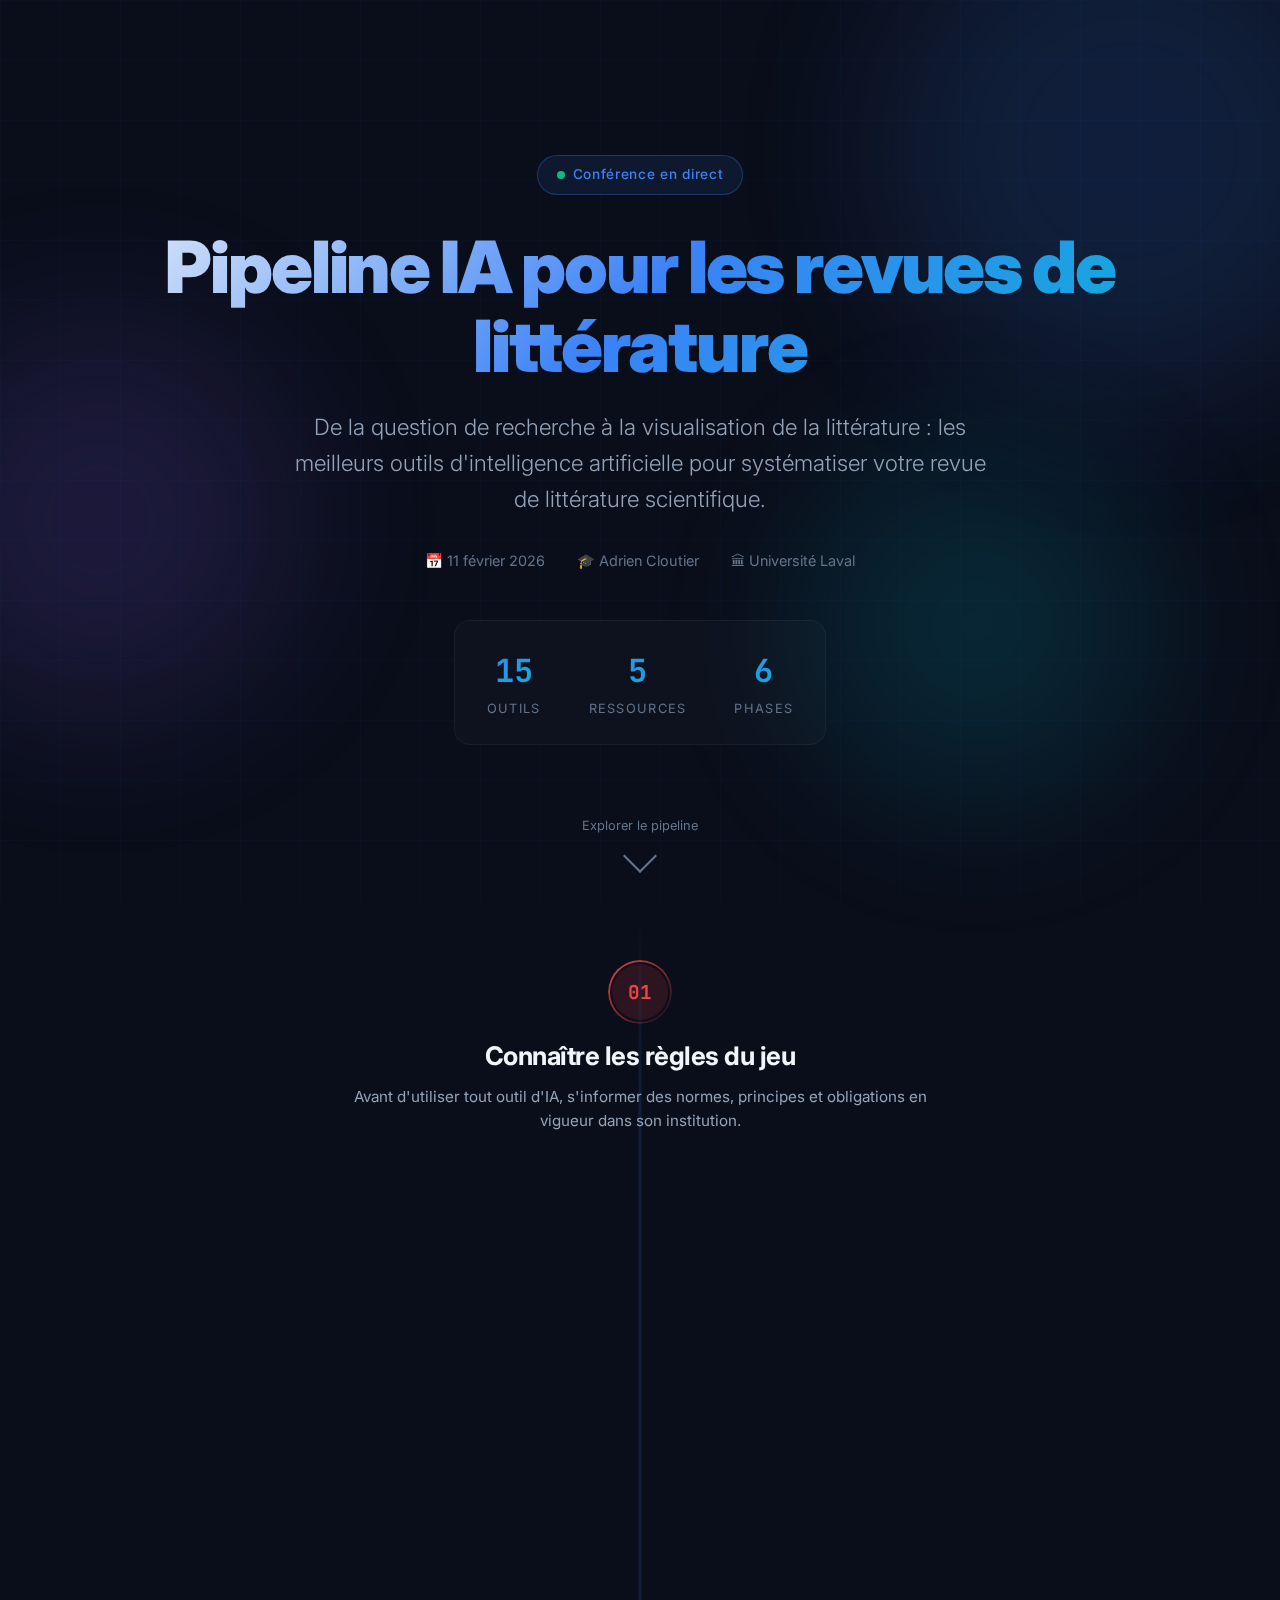
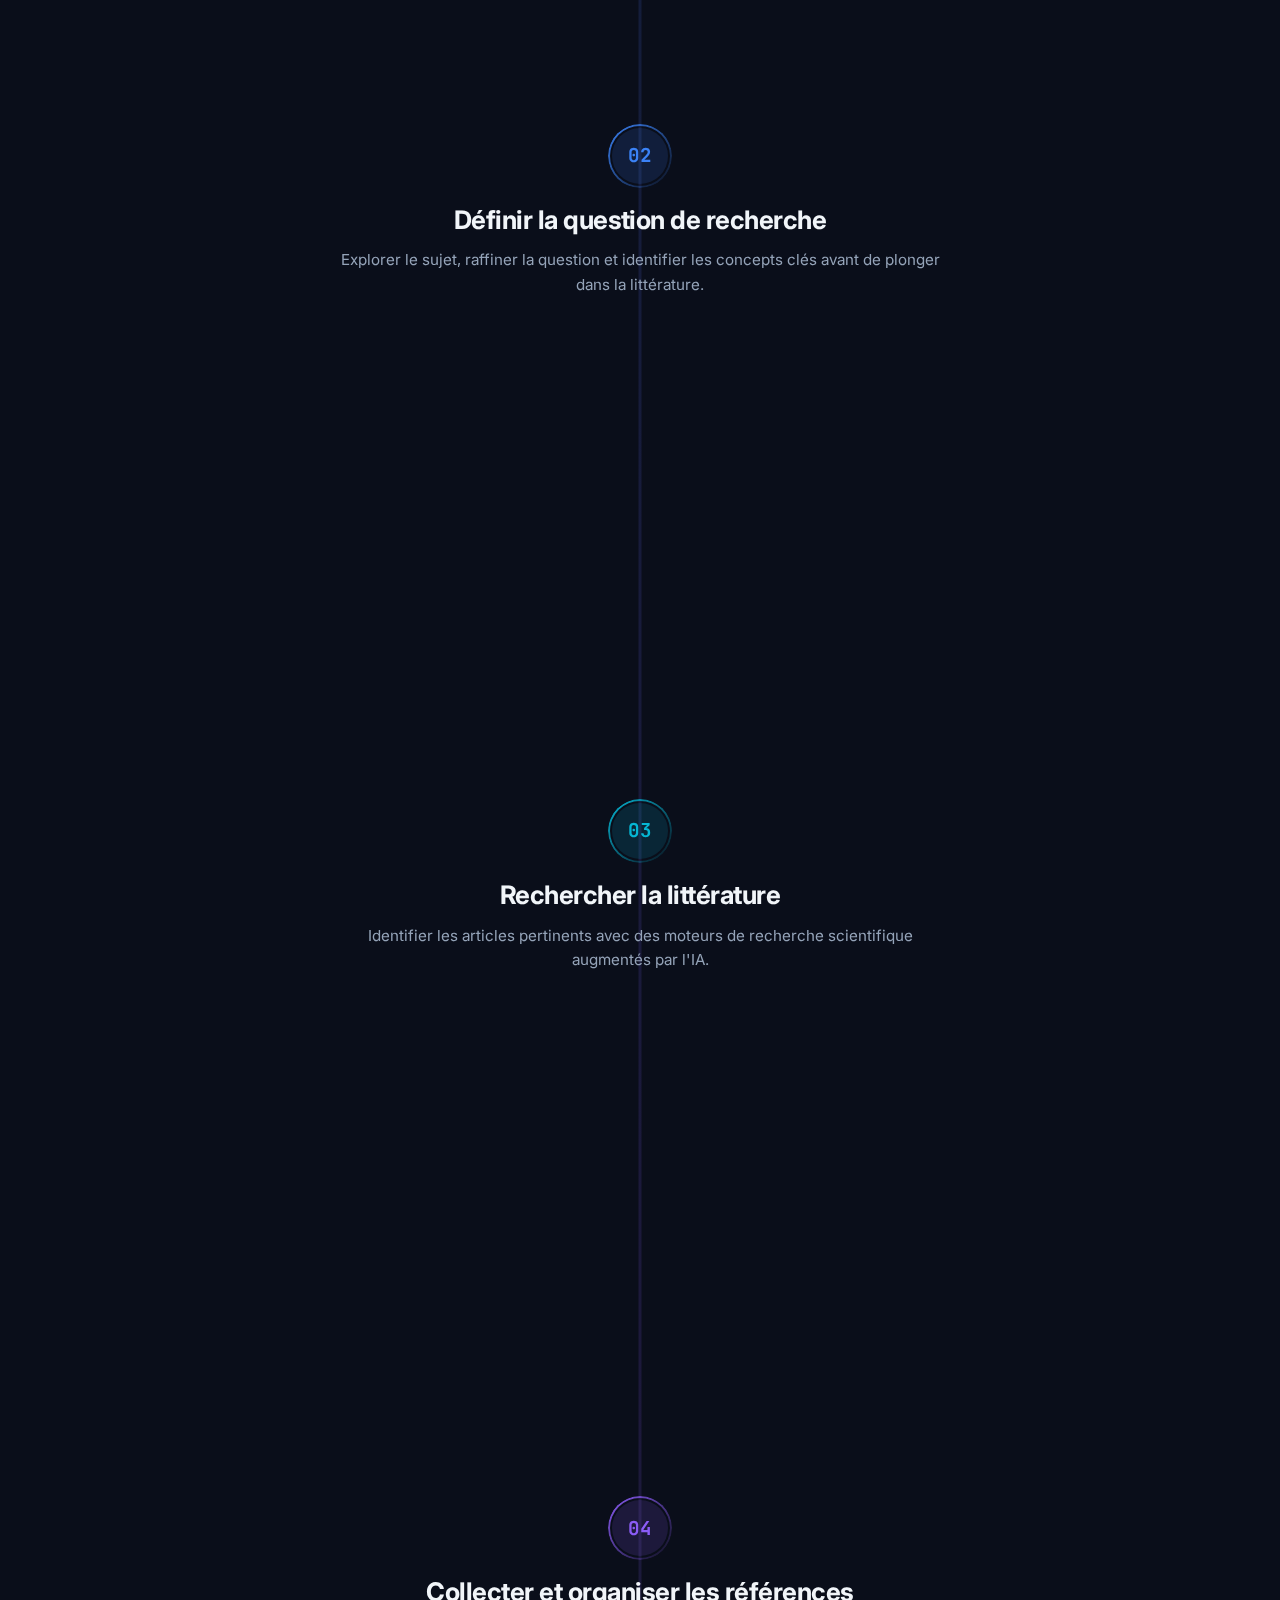
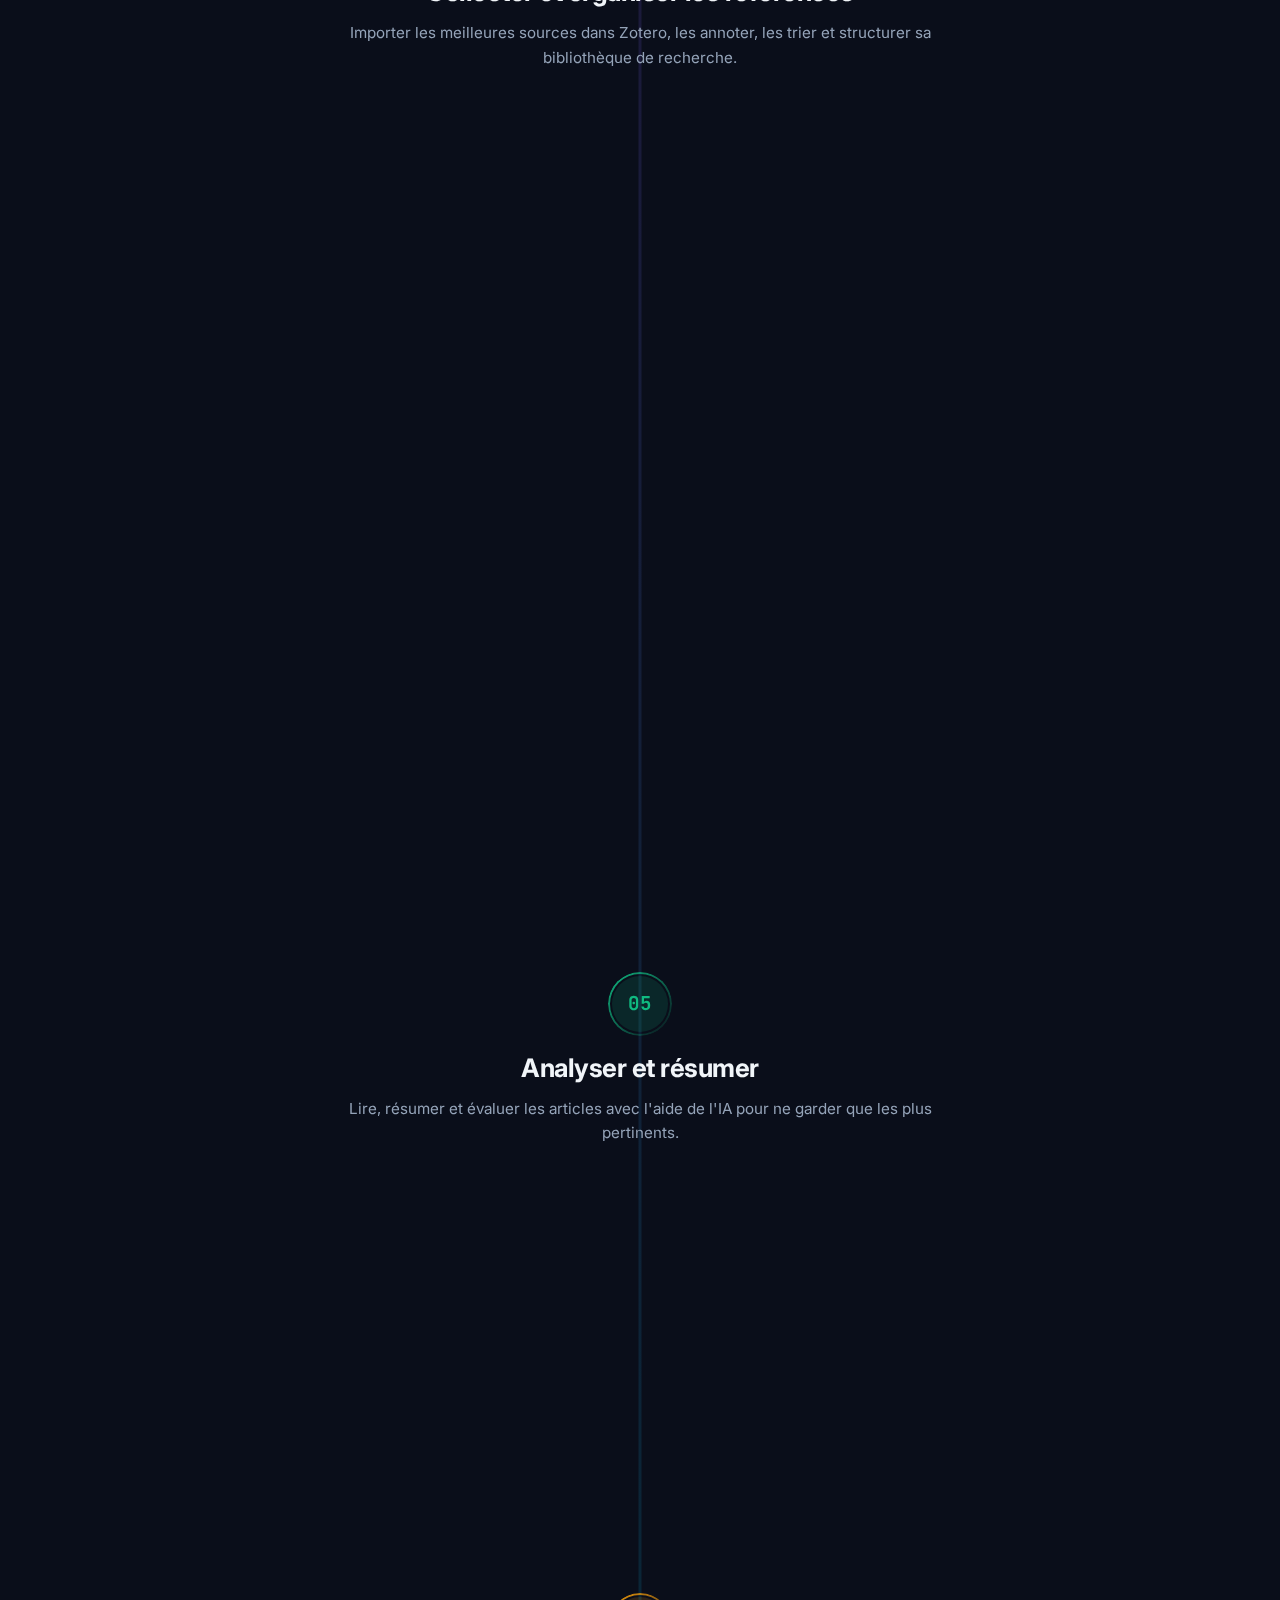
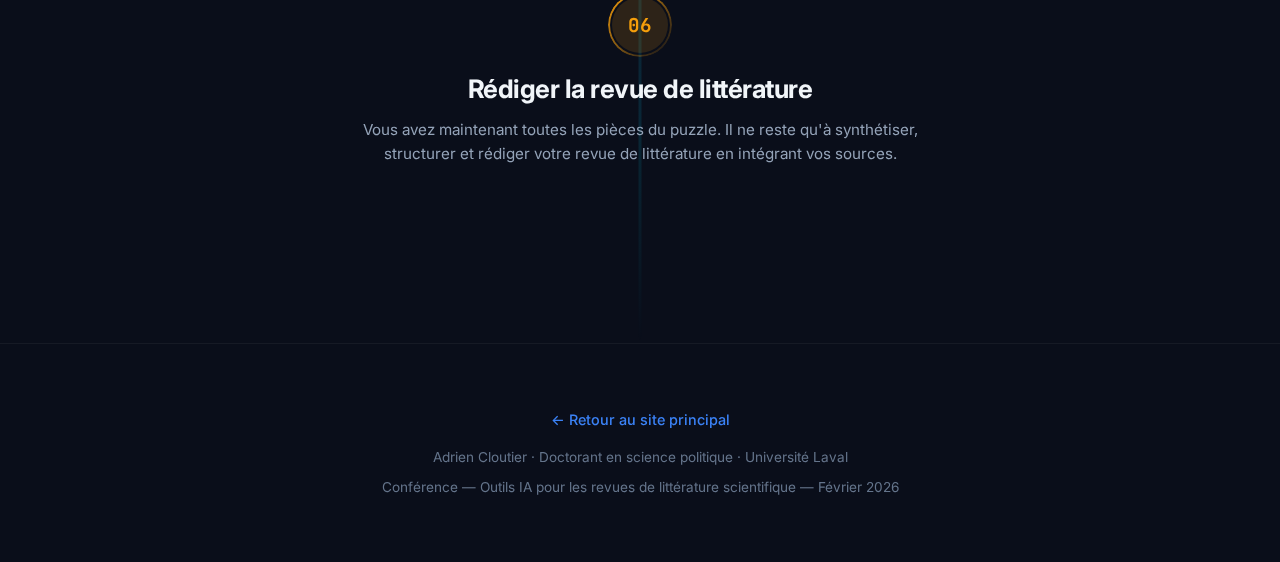
<file: presentations/ia-lit/index.html>
<!DOCTYPE html>
<html lang="fr">
<head>
  <meta charset="UTF-8" />
  <meta name="viewport" content="width=device-width, initial-scale=1.0" />
  <title>Pipeline IA pour revues de littérature | Adrien Cloutier</title>
  <link rel="icon" type="image/svg+xml" href="../../favicon.svg" />
  <style>
    @import url('https://fonts.googleapis.com/css2?family=Inter:wght@300;400;500;600;700;800;900&family=JetBrains+Mono:wght@400;500;700&display=swap');

    * { margin: 0; padding: 0; box-sizing: border-box; }

    :root {
      --bg-primary: #0a0e1a;
      --bg-secondary: #111827;
      --bg-card: #1a1f35;
      --bg-card-hover: #222845;
      --accent-blue: #3b82f6;
      --accent-cyan: #06b6d4;
      --accent-purple: #8b5cf6;
      --accent-pink: #ec4899;
      --accent-green: #10b981;
      --accent-orange: #f59e0b;
      --accent-red: #ef4444;
      --text-primary: #f1f5f9;
      --text-secondary: #94a3b8;
      --text-muted: #64748b;
      --glow-blue: rgba(59, 130, 246, 0.4);
      --glow-cyan: rgba(6, 182, 212, 0.4);
      --glow-purple: rgba(139, 92, 246, 0.4);
    }

    body {
      font-family: 'Inter', -apple-system, BlinkMacSystemFont, sans-serif;
      background: var(--bg-primary);
      color: var(--text-primary);
      overflow-x: hidden;
      line-height: 1.6;
    }

    /* Animated background grid */
    .bg-grid {
      position: fixed;
      top: 0; left: 0; right: 0; bottom: 0;
      background-image:
        linear-gradient(rgba(59, 130, 246, 0.03) 1px, transparent 1px),
        linear-gradient(90deg, rgba(59, 130, 246, 0.03) 1px, transparent 1px);
      background-size: 60px 60px;
      z-index: 0;
      pointer-events: none;
    }

    /* Floating orbs */
    .orb {
      position: fixed;
      border-radius: 50%;
      filter: blur(80px);
      opacity: 0.15;
      pointer-events: none;
      z-index: 0;
      animation: float 20s ease-in-out infinite;
    }
    .orb-1 { width: 500px; height: 500px; background: var(--accent-blue); top: -100px; right: -100px; }
    .orb-2 { width: 400px; height: 400px; background: var(--accent-purple); bottom: 20%; left: -100px; animation-delay: -7s; }
    .orb-3 { width: 350px; height: 350px; background: var(--accent-cyan); top: 50%; right: 10%; animation-delay: -14s; }

    @keyframes float {
      0%, 100% { transform: translate(0, 0) scale(1); }
      33% { transform: translate(30px, -30px) scale(1.05); }
      66% { transform: translate(-20px, 20px) scale(0.95); }
    }

    /* Header */
    .hero {
      position: relative;
      z-index: 1;
      min-height: 100vh;
      display: flex;
      flex-direction: column;
      align-items: center;
      justify-content: center;
      padding: 2rem;
      text-align: center;
    }

    .hero-badge {
      display: inline-flex;
      align-items: center;
      gap: 0.5rem;
      padding: 0.5rem 1.2rem;
      border-radius: 999px;
      background: rgba(59, 130, 246, 0.1);
      border: 1px solid rgba(59, 130, 246, 0.3);
      color: var(--accent-blue);
      font-size: 0.85rem;
      font-weight: 500;
      letter-spacing: 0.05em;
      margin-bottom: 2rem;
      backdrop-filter: blur(10px);
    }

    .hero-badge .pulse {
      width: 8px; height: 8px;
      background: var(--accent-green);
      border-radius: 50%;
      animation: pulse 2s ease-in-out infinite;
    }

    @keyframes pulse {
      0%, 100% { opacity: 1; box-shadow: 0 0 0 0 rgba(16, 185, 129, 0.4); }
      50% { opacity: 0.7; box-shadow: 0 0 0 8px rgba(16, 185, 129, 0); }
    }

    .hero h1 {
      font-size: clamp(2.5rem, 6vw, 4.5rem);
      font-weight: 900;
      letter-spacing: -0.03em;
      line-height: 1.1;
      margin-bottom: 1.5rem;
      background: linear-gradient(135deg, var(--text-primary) 0%, var(--accent-blue) 50%, var(--accent-cyan) 100%);
      -webkit-background-clip: text;
      -webkit-text-fill-color: transparent;
      background-clip: text;
    }

    .hero .subtitle {
      font-size: clamp(1.1rem, 2.5vw, 1.4rem);
      color: var(--text-secondary);
      max-width: 700px;
      margin: 0 auto 2rem;
      font-weight: 300;
    }

    .hero-meta {
      display: flex;
      gap: 2rem;
      flex-wrap: wrap;
      justify-content: center;
      color: var(--text-muted);
      font-size: 0.9rem;
    }

    .hero-meta span {
      display: flex;
      align-items: center;
      gap: 0.4rem;
    }

    .scroll-indicator {
      position: absolute;
      bottom: 2rem;
      left: 50%;
      transform: translateX(-50%);
      display: flex;
      flex-direction: column;
      align-items: center;
      gap: 0.5rem;
      color: var(--text-muted);
      font-size: 0.8rem;
      animation: bounce 2s ease-in-out infinite;
    }

    .scroll-indicator .arrow {
      width: 24px; height: 24px;
      border-right: 2px solid var(--text-muted);
      border-bottom: 2px solid var(--text-muted);
      transform: rotate(45deg);
    }

    @keyframes bounce {
      0%, 100% { transform: translateX(-50%) translateY(0); }
      50% { transform: translateX(-50%) translateY(10px); }
    }

    /* Pipeline container */
    .pipeline {
      position: relative;
      z-index: 1;
      max-width: 1100px;
      margin: 0 auto;
      padding: 4rem 2rem 6rem;
    }

    /* Vertical pipeline line */
    .pipeline-line {
      position: absolute;
      left: 50%;
      top: 0;
      bottom: 0;
      width: 3px;
      transform: translateX(-50%);
    }

    .pipeline-line-bg {
      position: absolute;
      inset: 0;
      background: linear-gradient(to bottom, transparent, rgba(59, 130, 246, 0.15) 5%, rgba(139, 92, 246, 0.15) 50%, rgba(6, 182, 212, 0.15) 95%, transparent);
    }

    .pipeline-line-glow {
      position: absolute;
      left: 50%;
      transform: translateX(-50%);
      width: 3px;
      height: 0%;
      background: linear-gradient(to bottom, var(--accent-blue), var(--accent-purple), var(--accent-cyan));
      border-radius: 2px;
      box-shadow: 0 0 15px var(--glow-blue), 0 0 30px var(--glow-purple);
      transition: height 0.1s linear;
    }

    /* Phase sections */
    .phase {
      position: relative;
      margin-bottom: 5rem;
    }

    .phase-header {
      text-align: center;
      margin-bottom: 3rem;
      position: relative;
    }

    .phase-number {
      display: inline-flex;
      align-items: center;
      justify-content: center;
      width: 56px; height: 56px;
      border-radius: 50%;
      font-family: 'JetBrains Mono', monospace;
      font-weight: 700;
      font-size: 1.2rem;
      margin-bottom: 1rem;
      position: relative;
      z-index: 2;
    }

    .phase-number::before {
      content: '';
      position: absolute;
      inset: -4px;
      border-radius: 50%;
      padding: 2px;
      background: linear-gradient(135deg, var(--phase-color, var(--accent-blue)), transparent);
      -webkit-mask: linear-gradient(#fff 0 0) content-box, linear-gradient(#fff 0 0);
      -webkit-mask-composite: xor;
      mask-composite: exclude;
    }

    .phase-title {
      font-size: 1.6rem;
      font-weight: 700;
      margin-bottom: 0.5rem;
      letter-spacing: -0.02em;
    }

    .phase-desc {
      color: var(--text-secondary);
      font-size: 0.95rem;
      max-width: 600px;
      margin: 0 auto;
    }

    /* Tool cards grid */
    .tools-grid {
      display: grid;
      grid-template-columns: repeat(auto-fit, minmax(220px, 1fr));
      gap: 1.5rem;
    }

    .tools-grid.cols-4 {
      grid-template-columns: repeat(4, 1fr);
    }

    .tool-card {
      position: relative;
      background: var(--bg-card);
      border: 1px solid rgba(255,255,255,0.06);
      border-radius: 16px;
      padding: 1.8rem;
      transition: all 0.4s cubic-bezier(0.4, 0, 0.2, 1);
      cursor: pointer;
      text-decoration: none;
      color: inherit;
      display: block;
      overflow: hidden;
      opacity: 0;
      transform: translateY(30px);
    }

    .tool-card.visible {
      opacity: 1;
      transform: translateY(0);
    }

    .tool-card::before {
      content: '';
      position: absolute;
      top: 0; left: 0; right: 0;
      height: 3px;
      background: linear-gradient(90deg, var(--card-accent, var(--accent-blue)), transparent);
      opacity: 0;
      transition: opacity 0.3s;
    }

    .tool-card:hover {
      background: var(--bg-card-hover);
      border-color: rgba(255,255,255,0.1);
      transform: translateY(-4px);
      box-shadow: 0 20px 40px rgba(0,0,0,0.3), 0 0 30px var(--card-glow, var(--glow-blue));
    }

    .tool-card:hover::before {
      opacity: 1;
    }

    .tool-card-icon {
      width: 48px; height: 48px;
      border-radius: 12px;
      display: flex;
      align-items: center;
      justify-content: center;
      font-size: 1.4rem;
      margin-bottom: 1.2rem;
      background: rgba(59, 130, 246, 0.1);
      color: var(--card-accent, var(--accent-blue));
    }

    .tool-card h4 {
      font-size: 1.15rem;
      font-weight: 700;
      margin-bottom: 0.5rem;
      letter-spacing: -0.01em;
    }

    .tool-card p {
      color: var(--text-secondary);
      font-size: 0.88rem;
      line-height: 1.6;
      margin-bottom: 1rem;
    }

    .tool-card .tag {
      display: inline-block;
      padding: 0.2rem 0.6rem;
      border-radius: 6px;
      font-size: 0.75rem;
      font-weight: 500;
      background: rgba(59, 130, 246, 0.1);
      color: var(--card-accent, var(--accent-blue));
      margin-right: 0.4rem;
      margin-bottom: 0.3rem;
    }

    .tool-card .link-arrow {
      position: absolute;
      top: 1.5rem;
      right: 1.5rem;
      width: 32px; height: 32px;
      border-radius: 50%;
      display: flex;
      align-items: center;
      justify-content: center;
      background: rgba(255,255,255,0.05);
      color: var(--text-muted);
      font-size: 0.9rem;
      transition: all 0.3s;
    }

    .tool-card:hover .link-arrow {
      background: var(--card-accent, var(--accent-blue));
      color: white;
      transform: translate(2px, -2px);
    }

    /* Phase-specific colors */
    .phase-0 { --phase-color: var(--accent-red); }
    .phase-0 .phase-number { background: rgba(239, 68, 68, 0.15); color: var(--accent-red); }
    .phase-0 .tool-card { --card-accent: var(--accent-red); --card-glow: rgba(239, 68, 68, 0.4); }

    .phase-1 { --phase-color: var(--accent-blue); }
    .phase-1 .phase-number { background: rgba(59, 130, 246, 0.15); color: var(--accent-blue); }
    .phase-1 .tool-card { --card-accent: var(--accent-blue); --card-glow: var(--glow-blue); }

    .phase-2 { --phase-color: var(--accent-cyan); }
    .phase-2 .phase-number { background: rgba(6, 182, 212, 0.15); color: var(--accent-cyan); }
    .phase-2 .tool-card { --card-accent: var(--accent-cyan); --card-glow: var(--glow-cyan); }

    .phase-3 { --phase-color: var(--accent-purple); }
    .phase-3 .phase-number { background: rgba(139, 92, 246, 0.15); color: var(--accent-purple); }
    .phase-3 .tool-card { --card-accent: var(--accent-purple); --card-glow: var(--glow-purple); }

    .phase-4 { --phase-color: var(--accent-green); }
    .phase-4 .phase-number { background: rgba(16, 185, 129, 0.15); color: var(--accent-green); }
    .phase-4 .tool-card { --card-accent: var(--accent-green); --card-glow: rgba(16, 185, 129, 0.4); }

    .phase-5 { --phase-color: var(--accent-orange); }
    .phase-5 .phase-number { background: rgba(245, 158, 11, 0.15); color: var(--accent-orange); }
    .phase-5 .tool-card { --card-accent: var(--accent-orange); --card-glow: rgba(245, 158, 11, 0.4); }

    .phase-6 { --phase-color: var(--accent-pink); }
    .phase-6 .phase-number { background: rgba(236, 72, 153, 0.15); color: var(--accent-pink); }
    .phase-6 .tool-card { --card-accent: var(--accent-pink); --card-glow: rgba(236, 72, 153, 0.4); }

    /* Footer */
    .page-footer {
      position: relative;
      z-index: 1;
      text-align: center;
      padding: 4rem 2rem;
      color: var(--text-muted);
      font-size: 0.85rem;
      border-top: 1px solid rgba(255,255,255,0.05);
    }

    .page-footer a {
      color: var(--accent-blue);
      text-decoration: none;
    }

    .page-footer a:hover {
      text-decoration: underline;
    }

    .back-link {
      display: inline-flex;
      align-items: center;
      gap: 0.5rem;
      color: var(--accent-blue);
      text-decoration: none;
      font-size: 0.9rem;
      font-weight: 500;
      margin-bottom: 1rem;
      transition: gap 0.3s;
    }

    .back-link:hover {
      gap: 0.8rem;
    }

    /* Responsive */
    @media (max-width: 768px) {
      .pipeline-line { left: 24px; }
      .tools-grid, .tools-grid.cols-4 { grid-template-columns: 1fr; }
      .hero-meta { flex-direction: column; align-items: center; gap: 0.8rem; }
      .phase { margin-bottom: 3rem; }
    }

    /* Smooth scroll */
    html { scroll-behavior: smooth; }

    /* Selection */
    ::selection {
      background: rgba(59, 130, 246, 0.3);
      color: white;
    }

    /* Counter animation */
    .stats-bar {
      display: flex;
      justify-content: center;
      gap: 3rem;
      flex-wrap: wrap;
      margin-top: 3rem;
      padding: 1.5rem 2rem;
      background: rgba(255,255,255,0.02);
      border: 1px solid rgba(255,255,255,0.05);
      border-radius: 16px;
      backdrop-filter: blur(10px);
    }

    .stat {
      text-align: center;
    }

    .stat-number {
      font-family: 'JetBrains Mono', monospace;
      font-size: 2rem;
      font-weight: 700;
      background: linear-gradient(135deg, var(--accent-blue), var(--accent-cyan));
      -webkit-background-clip: text;
      -webkit-text-fill-color: transparent;
      background-clip: text;
    }

    .stat-label {
      font-size: 0.8rem;
      color: var(--text-muted);
      text-transform: uppercase;
      letter-spacing: 0.1em;
      margin-top: 0.2rem;
    }

    /* Placeholder styling for empty cards */
    .tool-card.placeholder {
      border-style: dashed;
      border-color: rgba(255,255,255,0.1);
      opacity: 0.5;
    }

    .tool-card.placeholder:hover {
      opacity: 0.8;
    }
  </style>
</head>
<body>
  <!-- Animated background -->
  <div class="bg-grid"></div>
  <div class="orb orb-1"></div>
  <div class="orb orb-2"></div>
  <div class="orb orb-3"></div>

  <!-- Hero Section -->
  <section class="hero">
    <div class="hero-badge">
      <span class="pulse"></span>
      Conférence en direct
    </div>
    <h1>Pipeline IA pour les revues de littérature</h1>
    <p class="subtitle">
      De la question de recherche à la visualisation de la littérature : les meilleurs outils d'intelligence artificielle pour systématiser votre revue de littérature scientifique.
    </p>
    <div class="hero-meta">
      <span>&#128197; 11 février 2026</span>
      <span>&#127891; Adrien Cloutier</span>
      <span>&#127963; Université Laval</span>
    </div>

    <div class="stats-bar">
      <div class="stat">
        <div class="stat-number" id="stat-tools">0</div>
        <div class="stat-label">Outils</div>
      </div>
      <div class="stat">
        <div class="stat-number" id="stat-resources">0</div>
        <div class="stat-label">Ressources</div>
      </div>
      <div class="stat">
        <div class="stat-number" id="stat-phases">6</div>
        <div class="stat-label">Phases</div>
      </div>
    </div>

    <div class="scroll-indicator">
      <span>Explorer le pipeline</span>
      <div class="arrow"></div>
    </div>
  </section>

  <!-- Pipeline -->
  <div class="pipeline" id="pipeline">
    <!-- Animated vertical line -->
    <div class="pipeline-line">
      <div class="pipeline-line-bg"></div>
      <div class="pipeline-line-glow" id="pipeline-glow"></div>
    </div>

    <!-- PHASE 0: Connaître les règles -->
    <div class="phase phase-0">
      <div class="phase-header">
        <div class="phase-number">01</div>
        <h2 class="phase-title">Connaître les règles du jeu</h2>
        <p class="phase-desc">Avant d'utiliser tout outil d'IA, s'informer des normes, principes et obligations en vigueur dans son institution.</p>
      </div>
      <div class="tools-grid cols-4" id="phase-0-tools">
        <!-- Les outils seront ajoutés ici -->
      </div>
    </div>

    <!-- PHASE 1: Définir la question de recherche -->
    <div class="phase phase-1">
      <div class="phase-header">
        <div class="phase-number">02</div>
        <h2 class="phase-title">Définir la question de recherche</h2>
        <p class="phase-desc">Explorer le sujet, raffiner la question et identifier les concepts clés avant de plonger dans la littérature.</p>
      </div>
      <div class="tools-grid cols-4" id="phase-1-tools">
        <!-- Les outils seront ajoutés ici -->
      </div>
    </div>

    <!-- PHASE 2: Rechercher la littérature -->
    <div class="phase phase-2">
      <div class="phase-header">
        <div class="phase-number">03</div>
        <h2 class="phase-title">Rechercher la littérature</h2>
        <p class="phase-desc">Identifier les articles pertinents avec des moteurs de recherche scientifique augmentés par l'IA.</p>
      </div>
      <div class="tools-grid cols-4" id="phase-2-tools">
        <!-- Les outils seront ajoutés ici -->
      </div>
    </div>

    <!-- PHASE 3: Analyser et trier -->
    <div class="phase phase-3">
      <div class="phase-header">
        <div class="phase-number">04</div>
        <h2 class="phase-title">Collecter et organiser les références</h2>
        <p class="phase-desc">Importer les meilleures sources dans Zotero, les annoter, les trier et structurer sa bibliothèque de recherche.</p>
      </div>
      <div class="tools-grid" id="phase-3-tools">
        <!-- Les outils seront ajoutés ici -->
      </div>
    </div>

    <!-- PHASE 4: Analyser et résumer -->
    <div class="phase phase-4">
      <div class="phase-header">
        <div class="phase-number">05</div>
        <h2 class="phase-title">Analyser et résumer</h2>
        <p class="phase-desc">Lire, résumer et évaluer les articles avec l'aide de l'IA pour ne garder que les plus pertinents.</p>
      </div>
      <div class="tools-grid" id="phase-4-tools">
        <!-- Les outils seront ajoutés ici -->
      </div>
    </div>

    <!-- PHASE 5: Rédaction -->
    <div class="phase phase-5">
      <div class="phase-header">
        <div class="phase-number">06</div>
        <h2 class="phase-title">Rédiger la revue de littérature</h2>
        <p class="phase-desc">Vous avez maintenant toutes les pièces du puzzle. Il ne reste qu'à synthétiser, structurer et rédiger votre revue de littérature en intégrant vos sources.</p>
      </div>
    </div>

  </div>

  <!-- Footer -->
  <footer class="page-footer">
    <a href="../../index.html" class="back-link">&#8592; Retour au site principal</a>
    <p>Adrien Cloutier &middot; Doctorant en science politique &middot; Universit&eacute; Laval</p>
    <p style="margin-top: 0.5rem;">Conf&eacute;rence &mdash; Outils IA pour les revues de litt&eacute;rature scientifique &mdash; F&eacute;vrier 2026</p>
  </footer>

  <script>
    // ==========================================
    // TOOLS DATA - Add your tools here!
    // ==========================================
    const tools = [
      // PHASE 0 — Connaître les règles du jeu
      {
        phase: 0,
        type: "resource",
        name: "Principes directeurs IA — ULaval",
        url: "https://www.enseigner.ulaval.ca/numerique-et-ia/intelligence-artificielle/principes-directeurs-concernant-lintelligence-artificielle-dans-lenseignement-et-lapprentissage",
        icon: "\u{1F3DB}",
        description: "Les 5 principes fondamentaux de l'Université Laval pour encadrer l'utilisation de l'IA dans l'enseignement et l'apprentissage.",
        tags: ["Ressource", "ULaval"],
      },
      {
        phase: 0,
        type: "resource",
        name: "Outils d'IA en recherche documentaire — Bibliothèque",
        url: "https://www.bibl.ulaval.ca/services/soutien-a-lapprentissage/outils-dintelligence-artificielle-ia-en-recherche-documentaire#citer-ou-declarer-l-utilisation",
        icon: "\u{1F4DA}",
        description: "Guide de la Bibliothèque sur l'utilisation des outils d'IA pour la recherche documentaire, incluant comment citer et déclarer l'utilisation.",
        tags: ["Ressource", "ULaval", "Citation"],
      },
      {
        phase: 0,
        type: "resource",
        name: "IA et droit d'auteur — Bureau du droit d'auteur",
        url: "https://www.bda.ulaval.ca/intelligence-artificielle/",
        icon: "\u{2696}",
        description: "Enjeux de droit d'auteur liés à l'IA : contenu généré, intégrité intellectuelle et règles disciplinaires.",
        tags: ["Ressource", "ULaval"],
      },
      {
        phase: 0,
        type: "resource",
        name: "Utilisation responsable de l'IA générative — FESP",
        url: "https://www.fesp.ulaval.ca/memoires-et-theses/utilisation-responsable-de-lintelligence-artificielle-generative",
        icon: "\u{1F393}",
        description: "Lignes directrices de la FESP pour l'utilisation responsable de l'IA dans les mémoires et thèses. Déclaration obligatoire dès hiver 2026.",
        tags: ["Ressource", "ULaval", "FESP"],
      },
      // PHASE 1 — Définir la question de recherche
      {
        phase: 1,
        name: "ChatGPT",
        url: "https://chat.openai.com",
        icon: "\u{1F4AC}",
        description: "Assistant IA conversationnel pour brainstormer, explorer un sujet et raffiner sa question de recherche.",
        tags: ["Freemium", "IA générative"],
      },
      {
        phase: 1,
        name: "Claude",
        url: "https://claude.ai",
        icon: "\u{1F9E0}",
        description: "Assistant IA d'Anthropic, excellent pour l'analyse nuancée, la structuration d'idées et la réflexion conceptuelle.",
        tags: ["Freemium", "IA générative"],
      },
      {
        phase: 1,
        name: "Perplexity",
        url: "https://perplexity.ai",
        icon: "\u{1F50D}",
        description: "Moteur de recherche IA qui fournit des réponses sourcées avec références, idéal pour une exploration rapide de la littérature.",
        tags: ["Freemium", "Recherche IA"],
      },
      {
        phase: 1,
        name: "Google Scholar",
        url: "https://scholar.google.com",
        icon: "\u{1F393}",
        description: "Le moteur de recherche académique incontournable pour un premier repérage des articles clés et des tendances du champ.",
        tags: ["Gratuit", "Recherche académique"],
        free: true
      },
      // PHASE 2 — Rechercher la littérature
      {
        phase: 2,
        name: "Elicit",
        url: "https://elicit.com",
        icon: "\u{1F52C}",
        description: "Assistant de recherche IA qui trouve des articles pertinents, extrait les résultats clés et synthétise les findings à partir de questions en langage naturel.",
        tags: ["Freemium", "Recherche IA"],
      },
      {
        phase: 2,
        name: "Consensus",
        url: "https://consensus.app",
        icon: "\u{2705}",
        description: "Moteur de recherche qui utilise l'IA pour extraire et résumer les conclusions directement depuis les articles scientifiques.",
        tags: ["Freemium", "Recherche IA"],
      },
      {
        phase: 2,
        name: "Connected Papers",
        url: "https://www.connectedpapers.com",
        icon: "\u{1F578}",
        description: "Outil visuel qui génère un graphe d'articles similaires à partir d'un article de départ, pour découvrir la littérature connexe.",
        tags: ["Freemium", "Visualisation"],
      },
      {
        phase: 2,
        name: "Research Rabbit",
        url: "https://www.researchrabbit.ai",
        icon: "\u{1F430}",
        description: "Explore la littérature par réseau de citations et recommandations. Permet de construire des collections et de découvrir des articles connexes.",
        tags: ["Gratuit", "Découverte"],
        free: true
      },
      // PHASE 3 — Collecter et organiser les références
      {
        phase: 3,
        name: "Zotero",
        url: "https://www.zotero.org",
        icon: "\u{1F4DA}",
        description: "Le gestionnaire de références libre et gratuit. Le cœur de votre bibliothèque de recherche : import, annotation, organisation et citation.",
        tags: ["Gratuit", "Open source", "Essentiel"],
        free: true
      },
      {
        phase: 3,
        name: "Zotero Connector",
        url: "https://www.zotero.org/download/connectors",
        icon: "\u{1F310}",
        description: "Extension navigateur (Chrome, Firefox, Edge, Safari) pour capturer des références en un clic directement depuis le web.",
        tags: ["Gratuit", "Extension"],
        free: true
      },
      {
        phase: 3,
        name: "ZotFile / ZotMoov",
        url: "https://zotfile.com",
        icon: "\u{1F4C1}",
        description: "Gestion avancée des PDF : renommage automatique, déplacement des fichiers et sauvegarde locale de vos articles.",
        tags: ["Gratuit", "Plugin Zotero"],
        free: true
      },
      {
        phase: 3,
        name: "Better BibTeX",
        url: "https://retorque.re/zotero-better-bibtex/",
        icon: "\u{1F504}",
        description: "Export automatique de vos collections en format .bib avec synchronisation continue. Indispensable pour les utilisateurs de LaTeX/Quarto.",
        tags: ["Gratuit", "Plugin Zotero"],
        free: true
      },
      {
        phase: 3,
        type: "resource",
        name: "Guide Zotero — Étienne Proulx",
        url: "https://www.etienneproulx.org/zotero/",
        icon: "\u{1F4D6}",
        description: "Présentation complète sur Zotero : gestion des références, plugins essentiels et automatisation du workflow bibliographique.",
        tags: ["Ressource", "Tutoriel"],
      },
      // PHASE 4 — Analyser et résumer
      {
        phase: 4,
        name: "NotebookLM",
        url: "https://notebooklm.google.com",
        icon: "\u{1F4D3}",
        description: "Outil Google qui permet de charger ses articles et de les interroger par IA. Génère des résumés, des FAQ et même des podcasts audio à partir de vos sources.",
        tags: ["Gratuit", "Google", "IA"],
        free: true
      },
      {
        phase: 4,
        name: "Scholarcy",
        url: "https://www.scholarcy.com",
        icon: "\u{2702}",
        description: "Résume automatiquement les articles scientifiques en flashcards : hypothèses, méthodes, résultats clés et références importantes.",
        tags: ["Payant", "Résumé IA"],
      },
      {
        phase: 4,
        name: "Ivory Mind",
        url: "https://ivorymind.com",
        icon: "\u{1F9A3}",
        description: "Assistant IA spécialisé pour l'analyse de la littérature scientifique. Aide à extraire les insights clés et à comparer les articles entre eux.",
        tags: ["Freemium", "Analyse IA"],
      },
    ];

    // ==========================================
    // RENDER ENGINE
    // ==========================================
    function renderTools() {
      // Clear all grids
      for (let i = 0; i <= 4; i++) {
        const grid = document.getElementById(`phase-${i}-tools`);
        if (grid) grid.innerHTML = '';
      }

      // Sort tools by phase, then by order within phase
      tools.sort((a, b) => a.phase - b.phase || (a.order || 0) - (b.order || 0));

      tools.forEach((tool, index) => {
        const grid = document.getElementById(`phase-${tool.phase}-tools`);
        if (!grid) return;

        const card = document.createElement('a');
        card.href = tool.url || '#';
        card.target = tool.url ? '_blank' : '_self';
        card.rel = 'noopener noreferrer';
        card.className = 'tool-card';
        card.style.transitionDelay = `${(index % 3) * 0.1}s`;

        const tagsHTML = (tool.tags || []).map(t => `<span class="tag">${t}</span>`).join('');

        card.innerHTML = `
          <div class="tool-card-icon">${tool.icon || '&#128295;'}</div>
          <span class="link-arrow">&#8599;</span>
          <h4>${tool.name}</h4>
          <p>${tool.description || ''}</p>
          <div>${tagsHTML}</div>
        `;

        grid.appendChild(card);
      });

      // Update stats
      document.getElementById('stat-tools').textContent = tools.filter(t => t.type !== 'resource').length;
      document.getElementById('stat-resources').textContent = tools.filter(t => t.type === 'resource').length;

      // Hide empty phases
      for (let i = 0; i <= 4; i++) {
        const grid = document.getElementById(`phase-${i}-tools`);
        const phase = grid?.closest('.phase');
        if (phase) {
          phase.style.display = grid.children.length === 0 ? 'none' : '';
        }
      }

      // Re-observe for scroll animations
      observeCards();
    }

    // ==========================================
    // SCROLL ANIMATIONS
    // ==========================================
    function observeCards() {
      const observer = new IntersectionObserver((entries) => {
        entries.forEach(entry => {
          if (entry.isIntersecting) {
            entry.target.classList.add('visible');
          }
        });
      }, { threshold: 0.1, rootMargin: '0px 0px -50px 0px' });

      document.querySelectorAll('.tool-card').forEach(card => {
        observer.observe(card);
      });
    }

    // ==========================================
    // PIPELINE GLOW ANIMATION
    // ==========================================
    function updatePipelineGlow() {
      const pipeline = document.getElementById('pipeline');
      const glow = document.getElementById('pipeline-glow');
      if (!pipeline || !glow) return;

      const rect = pipeline.getBoundingClientRect();
      const pipelineTop = rect.top;
      const pipelineHeight = rect.height;
      const viewportCenter = window.innerHeight * 0.6;

      const scrolled = Math.max(0, viewportCenter - pipelineTop);
      const percent = Math.min(100, (scrolled / pipelineHeight) * 100);

      glow.style.height = percent + '%';
    }

    window.addEventListener('scroll', updatePipelineGlow, { passive: true });

    // ==========================================
    // COUNTER ANIMATION
    // ==========================================
    function animateCounter(element, target) {
      let current = 0;
      const increment = Math.ceil(target / 30);
      const timer = setInterval(() => {
        current += increment;
        if (current >= target) {
          current = target;
          clearInterval(timer);
        }
        element.textContent = current;
      }, 50);
    }

    // ==========================================
    // INIT
    // ==========================================
    document.addEventListener('DOMContentLoaded', () => {
      renderTools();
      updatePipelineGlow();

      // Animate stats when in view
      const statsObserver = new IntersectionObserver((entries) => {
        entries.forEach(entry => {
          if (entry.isIntersecting) {
            const el = entry.target;
            animateCounter(el, parseInt(el.textContent));
            statsObserver.unobserve(el);
          }
        });
      }, { threshold: 0.5 });

      document.querySelectorAll('.stat-number').forEach(el => {
        statsObserver.observe(el);
      });

      // Show phases even if empty initially (for building the page)
      for (let i = 0; i <= 4; i++) {
        const grid = document.getElementById(`phase-${i}-tools`);
        const phase = grid?.closest('.phase');
        if (phase && tools.length === 0) {
          phase.style.display = '';
        }
      }
    });
  </script>
</body>
</html>
</file>
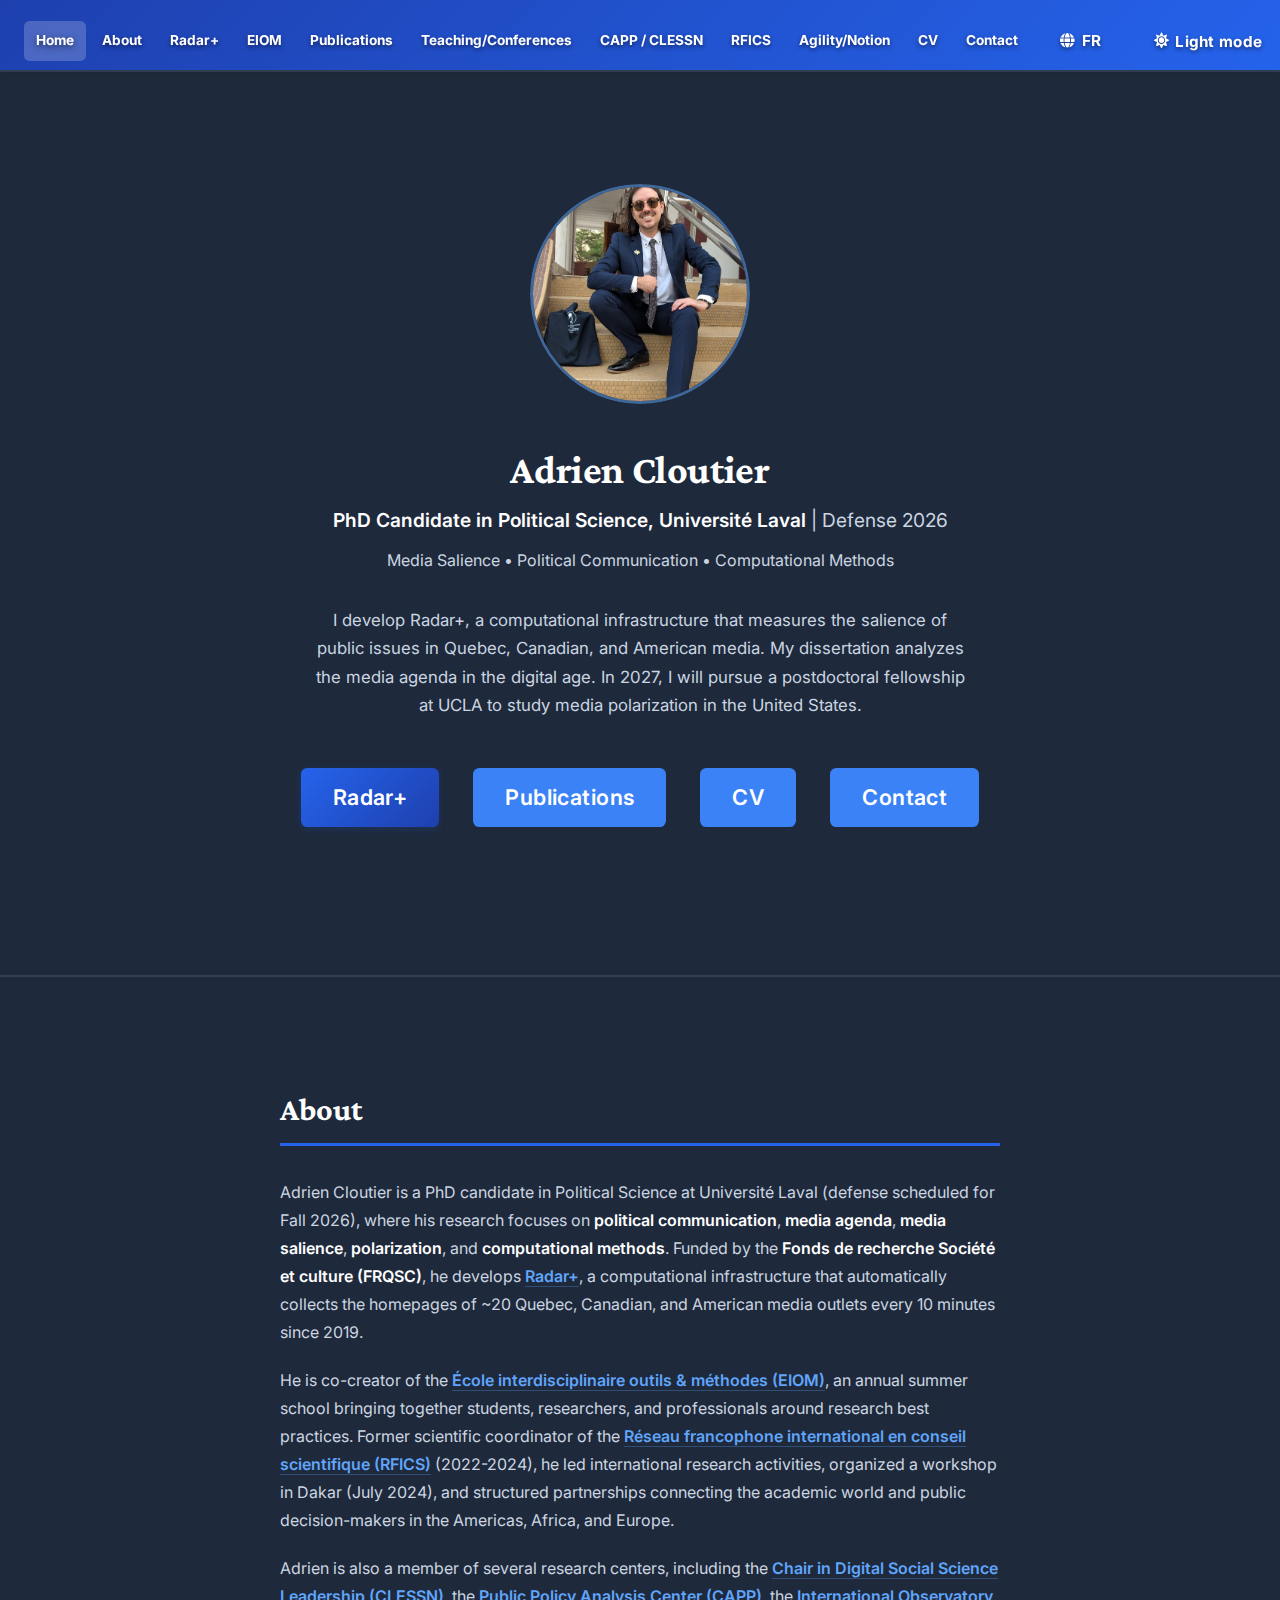
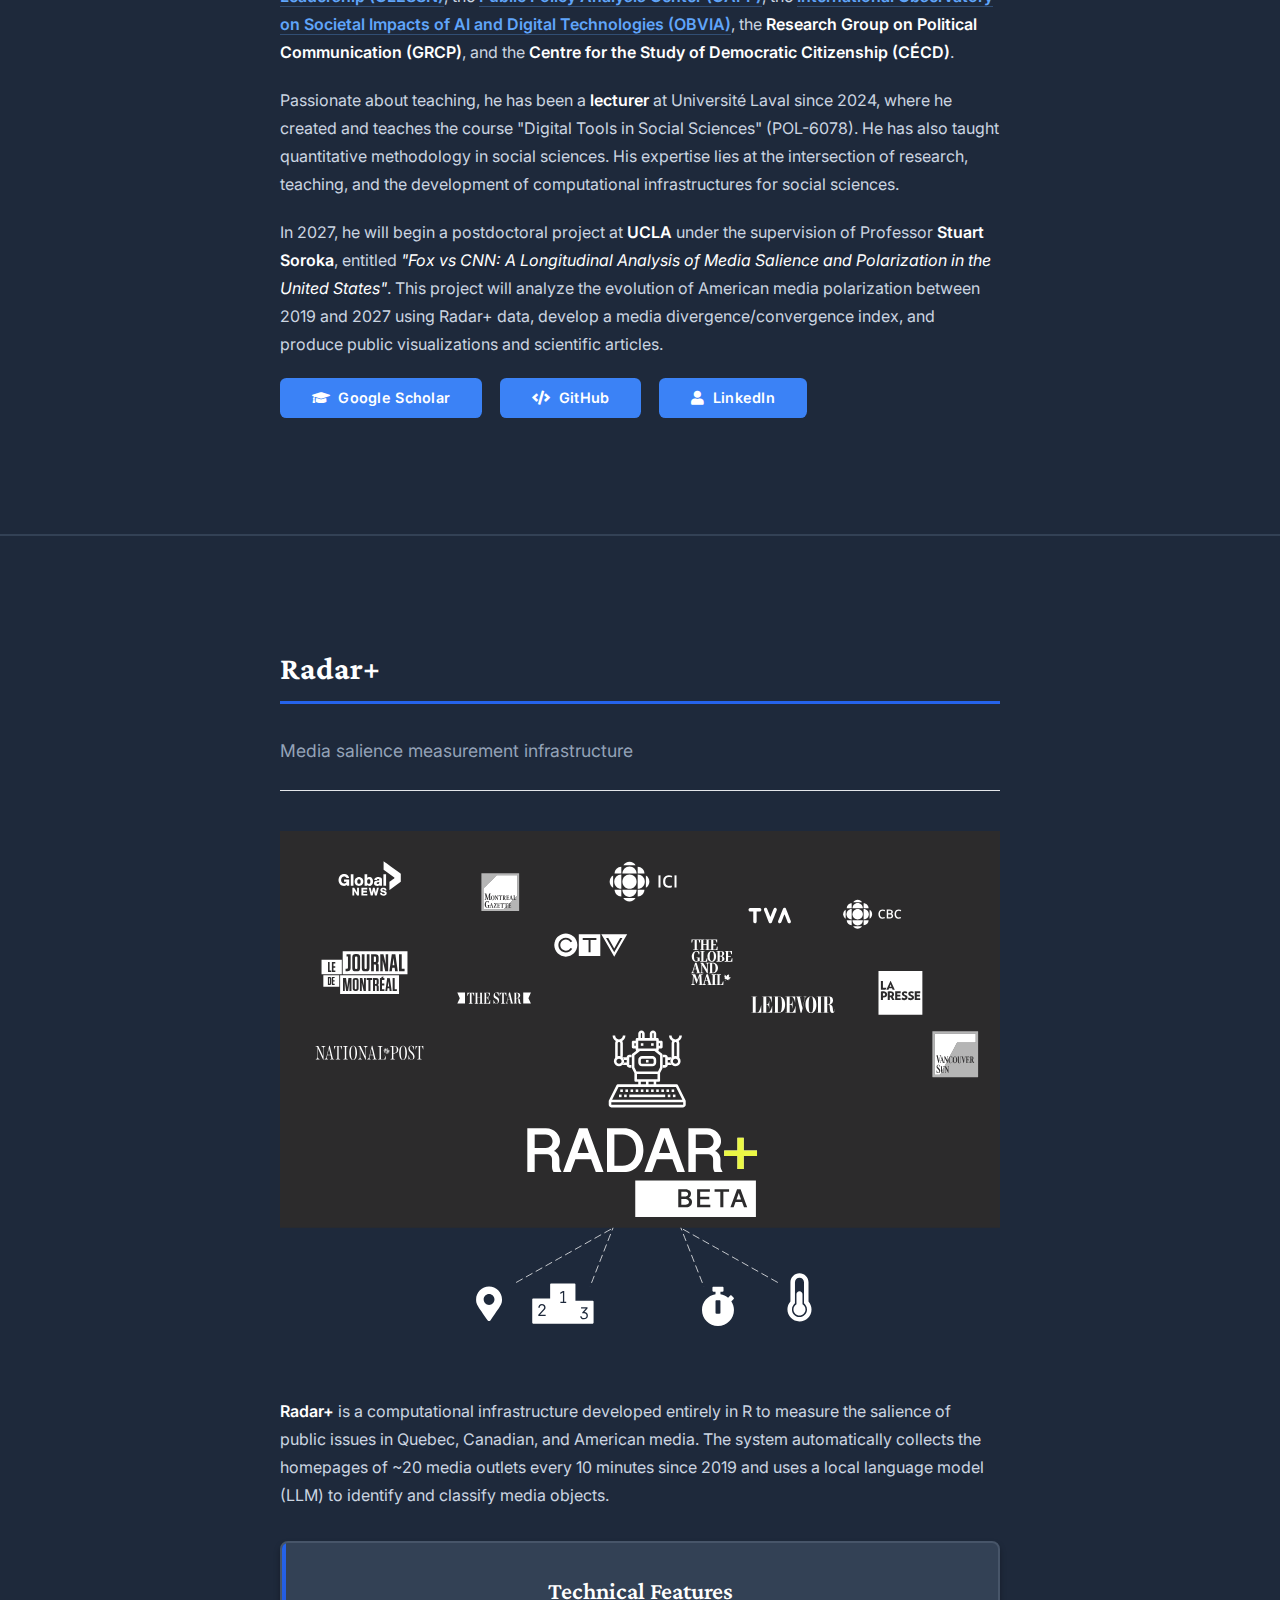
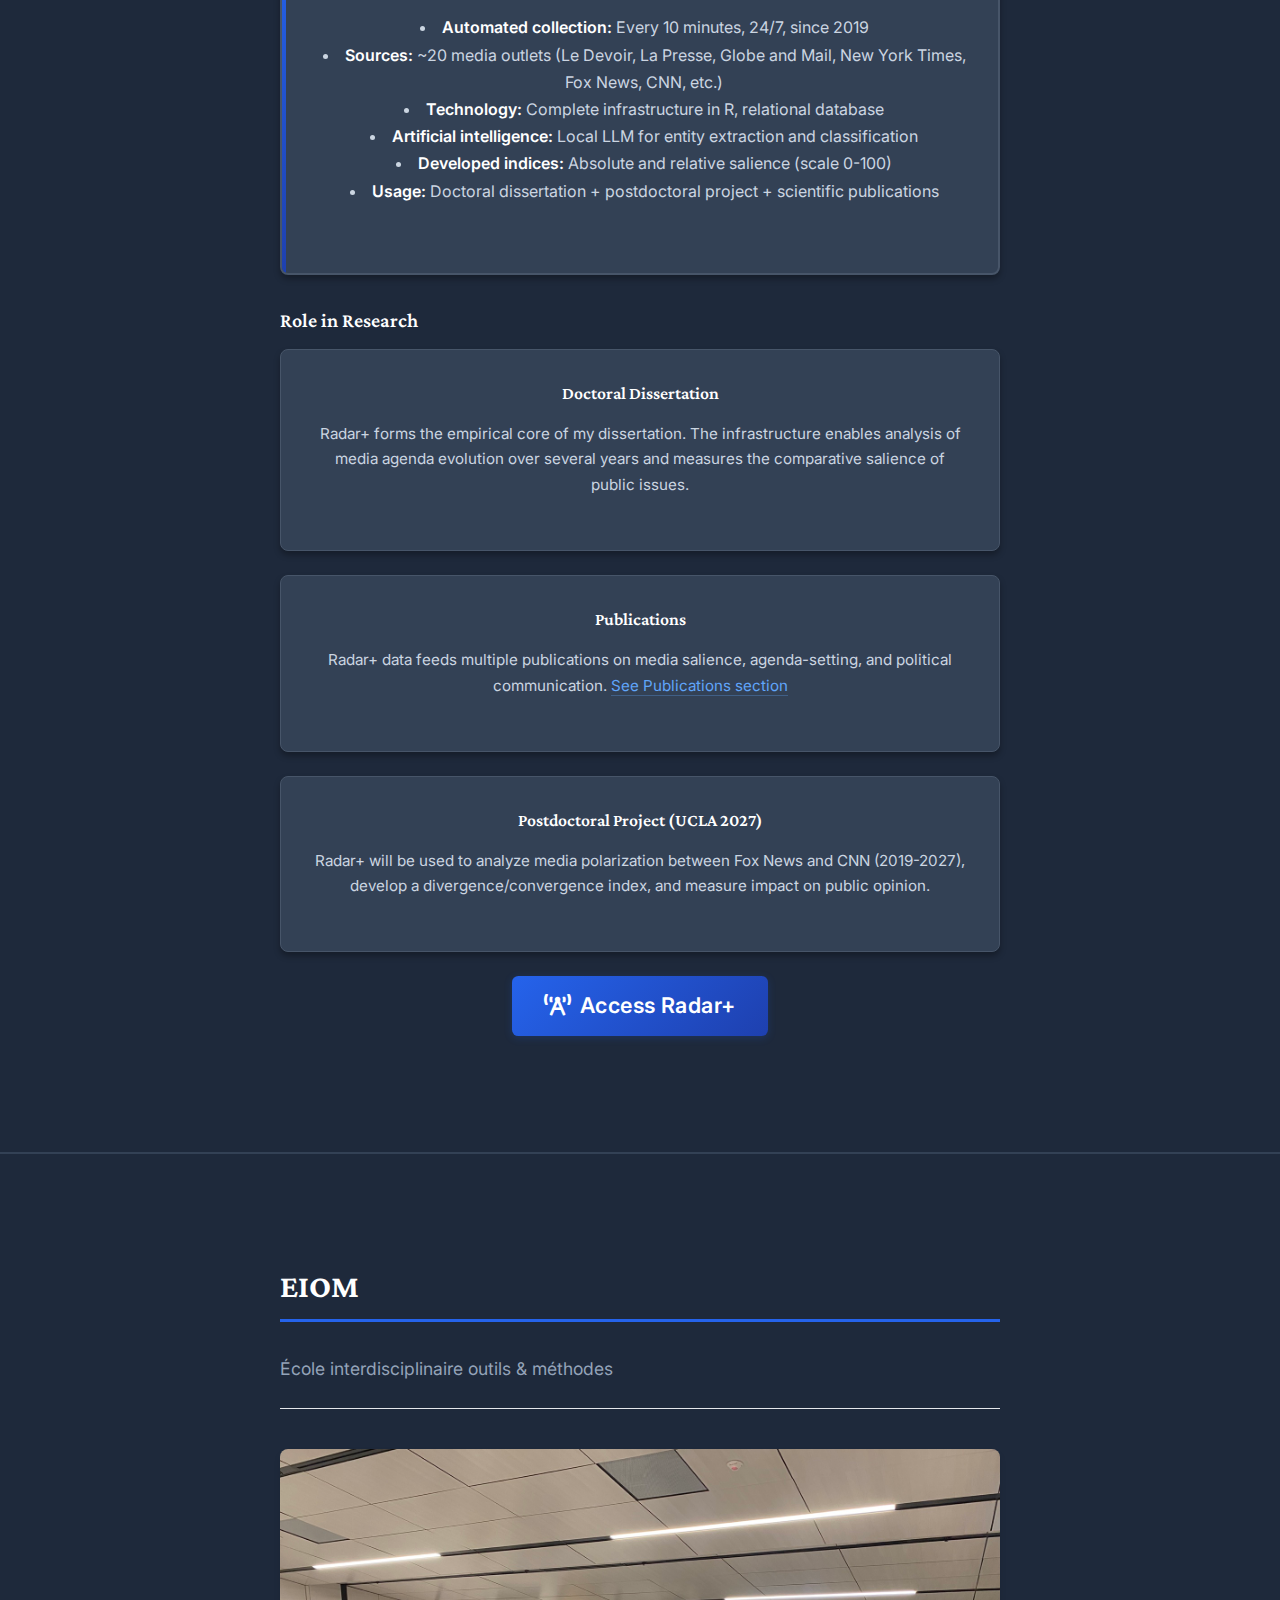
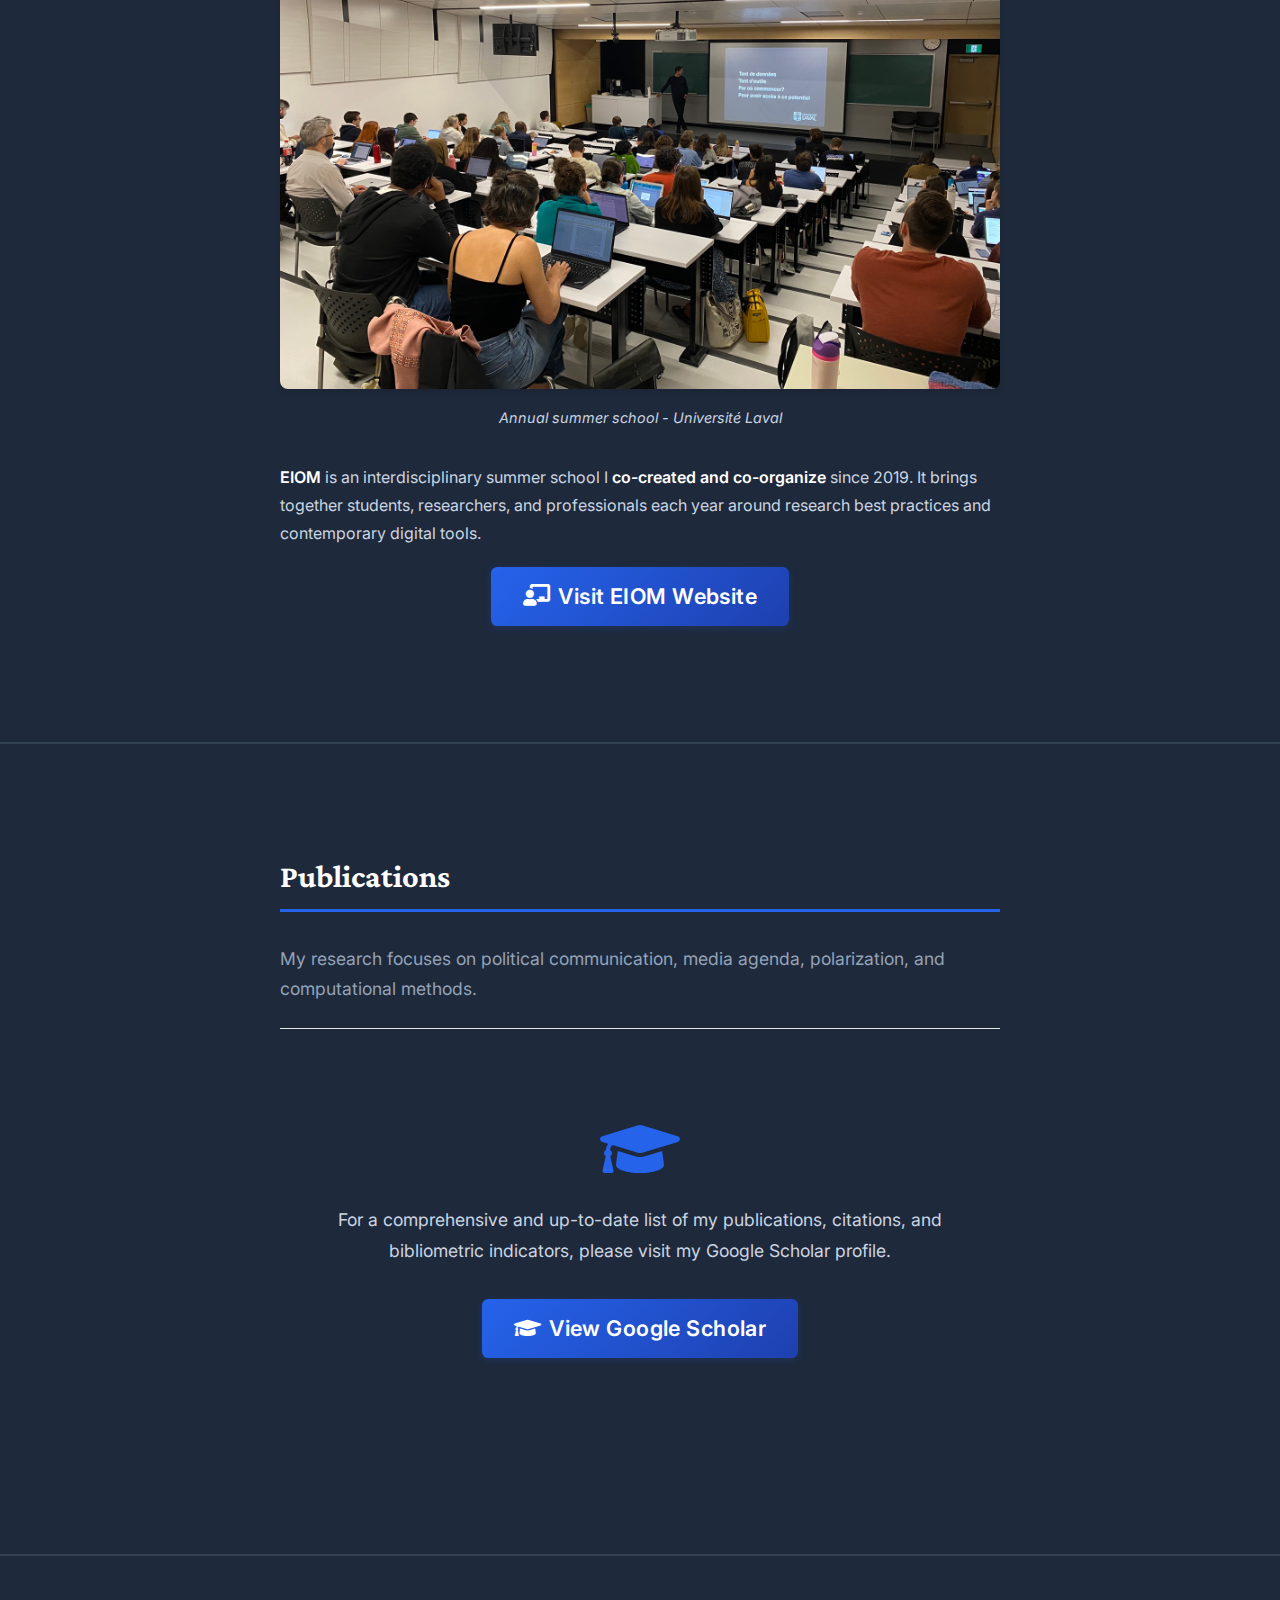
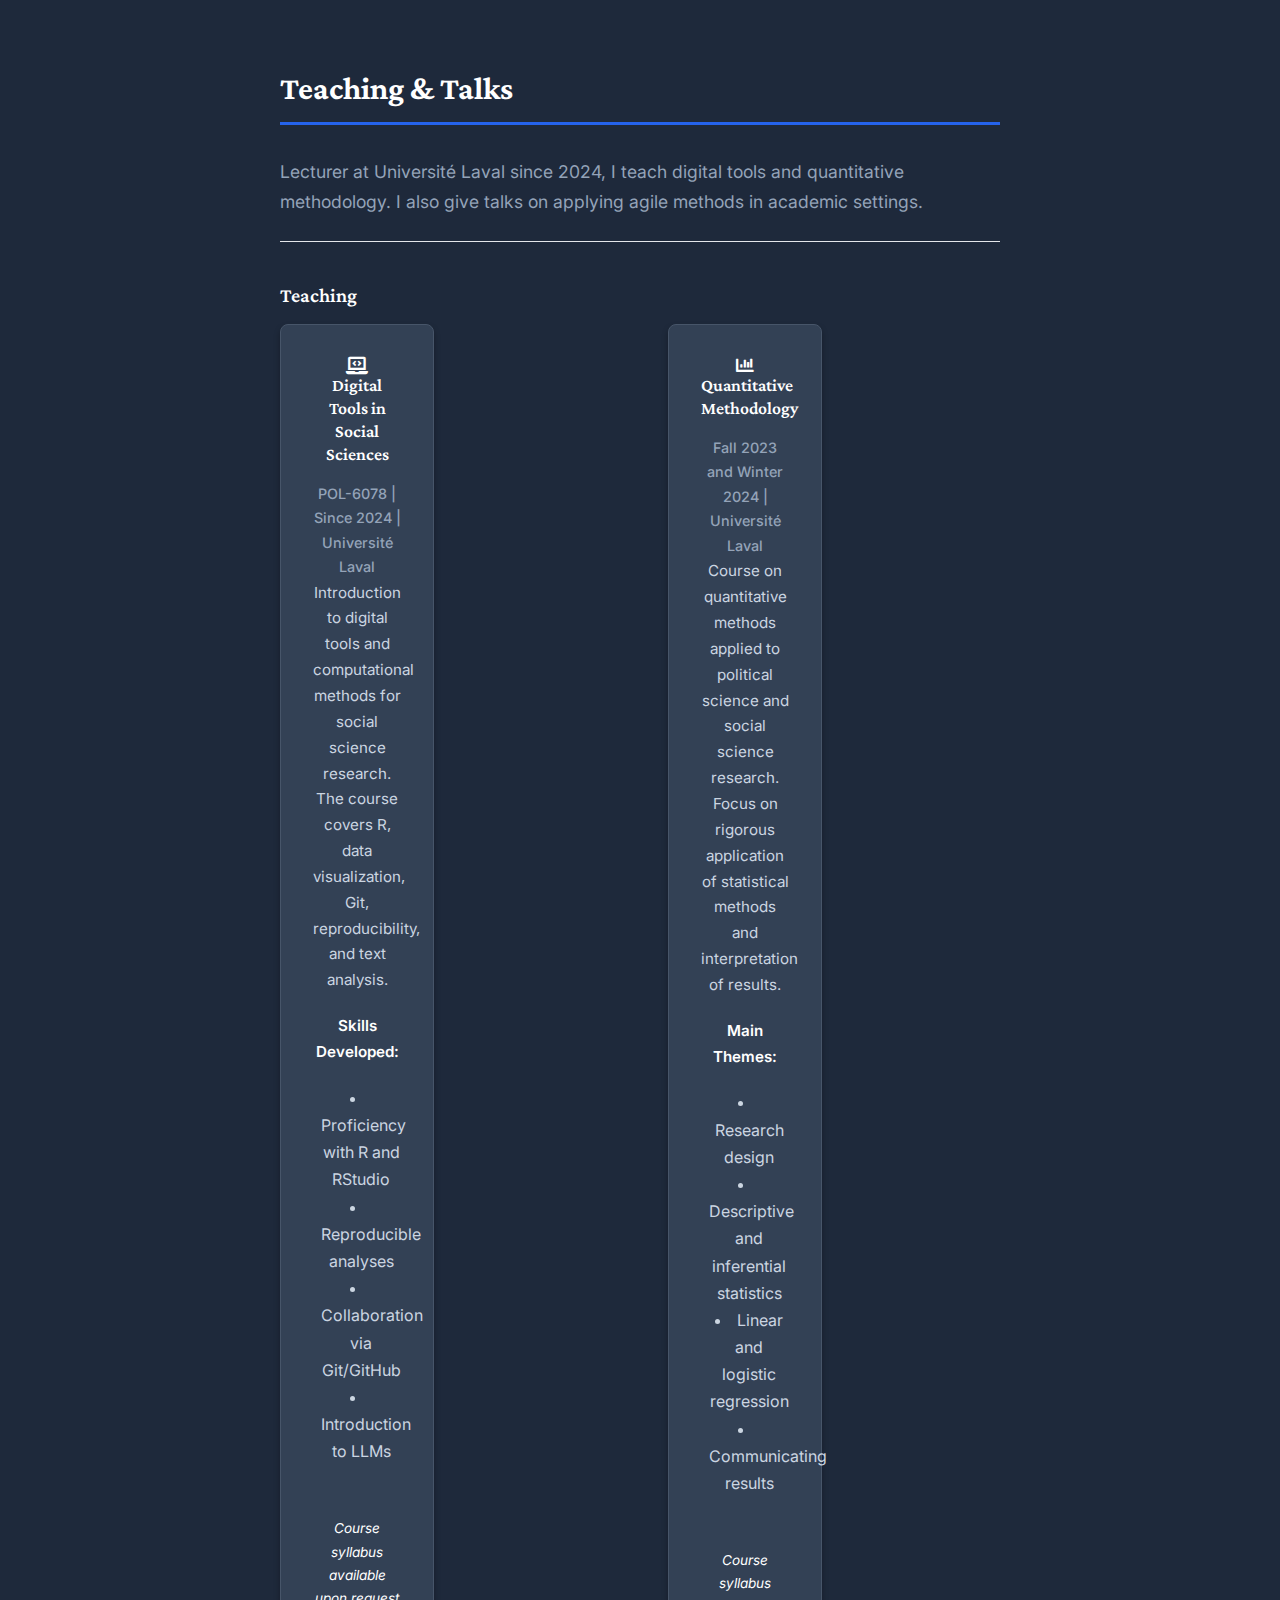
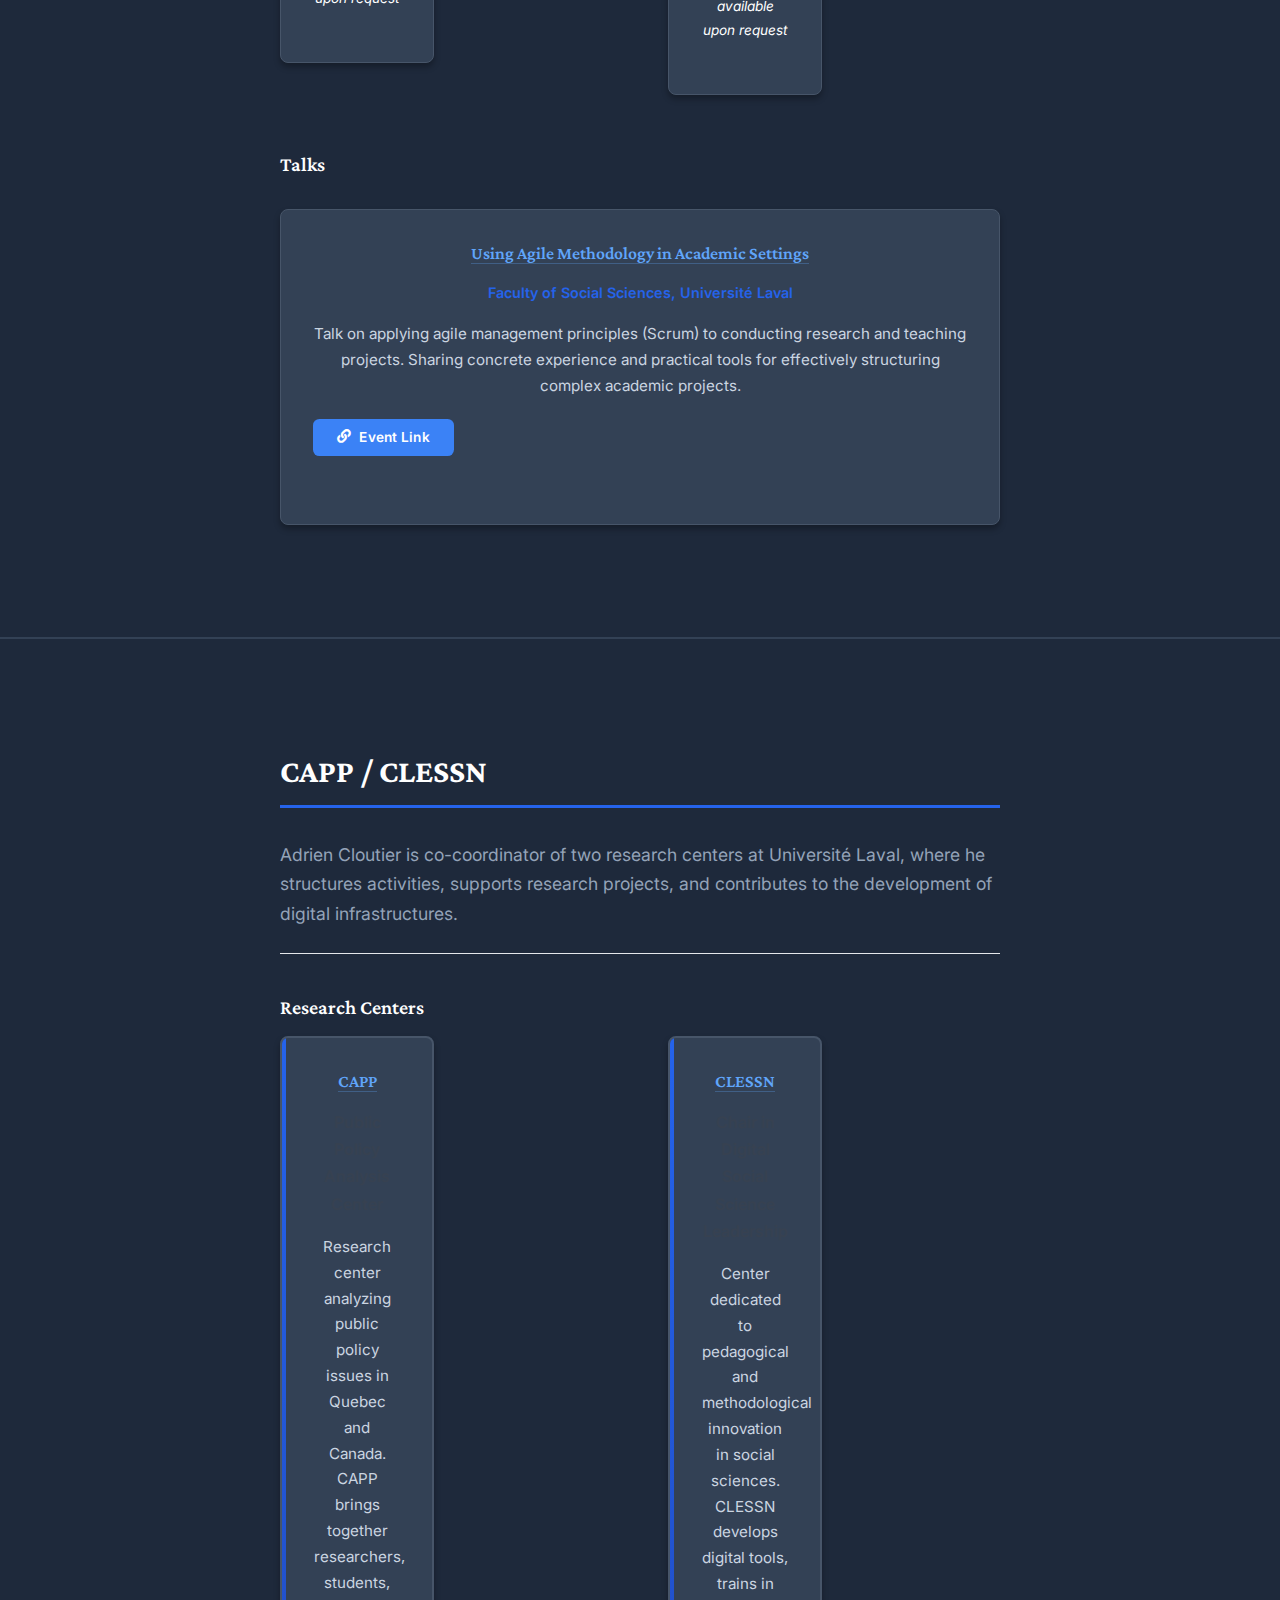
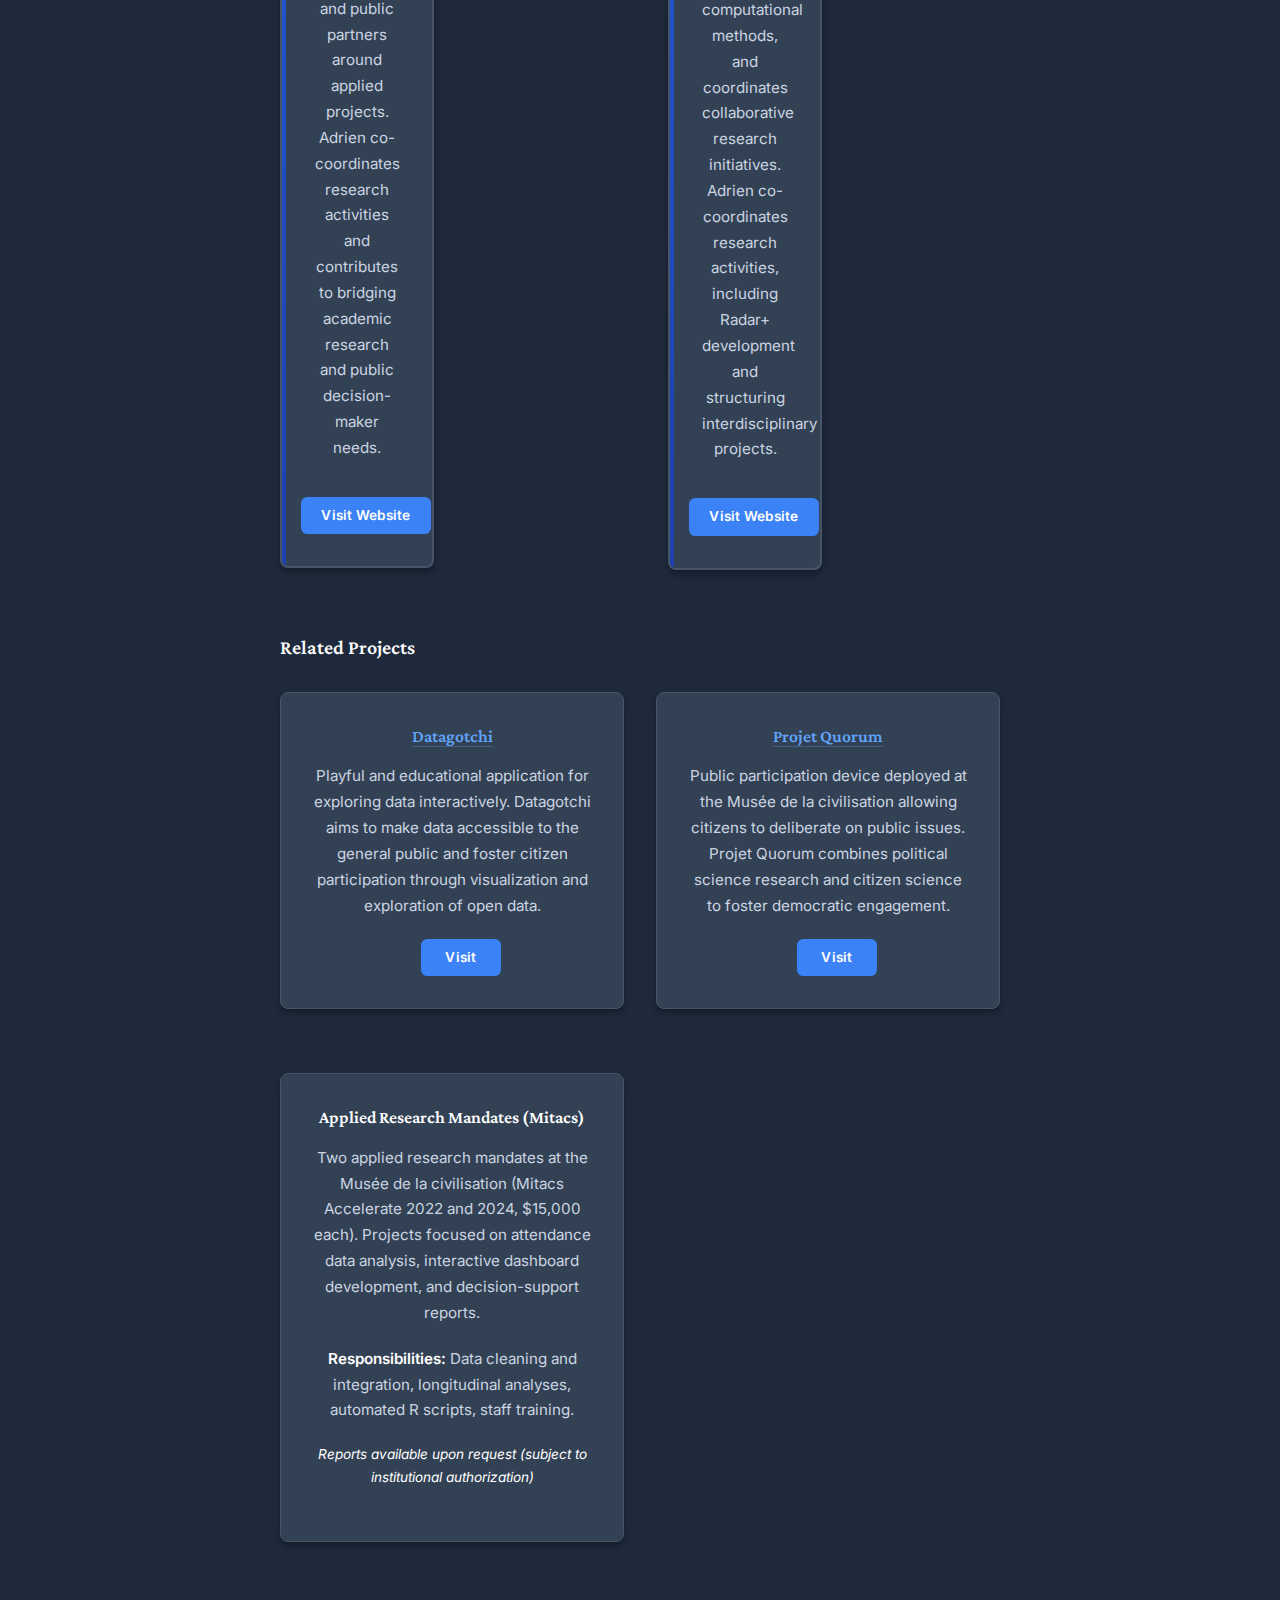
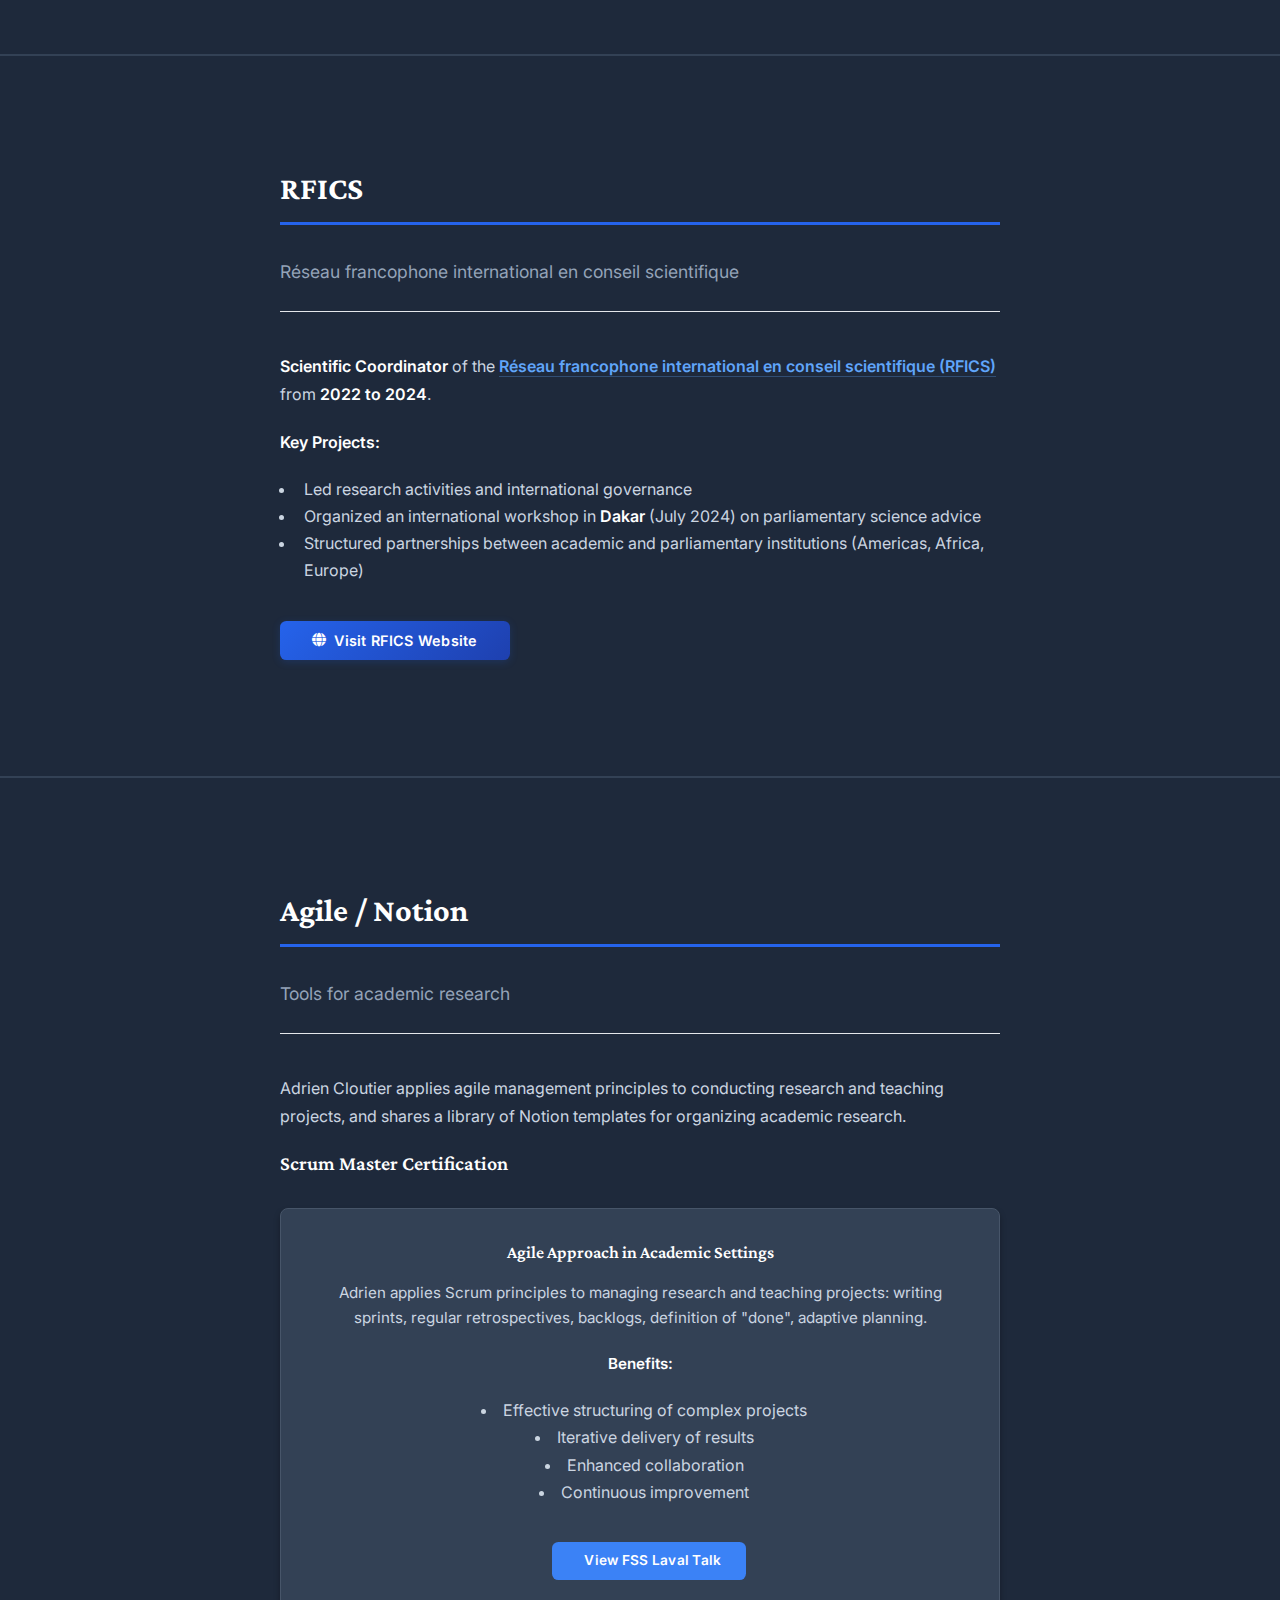
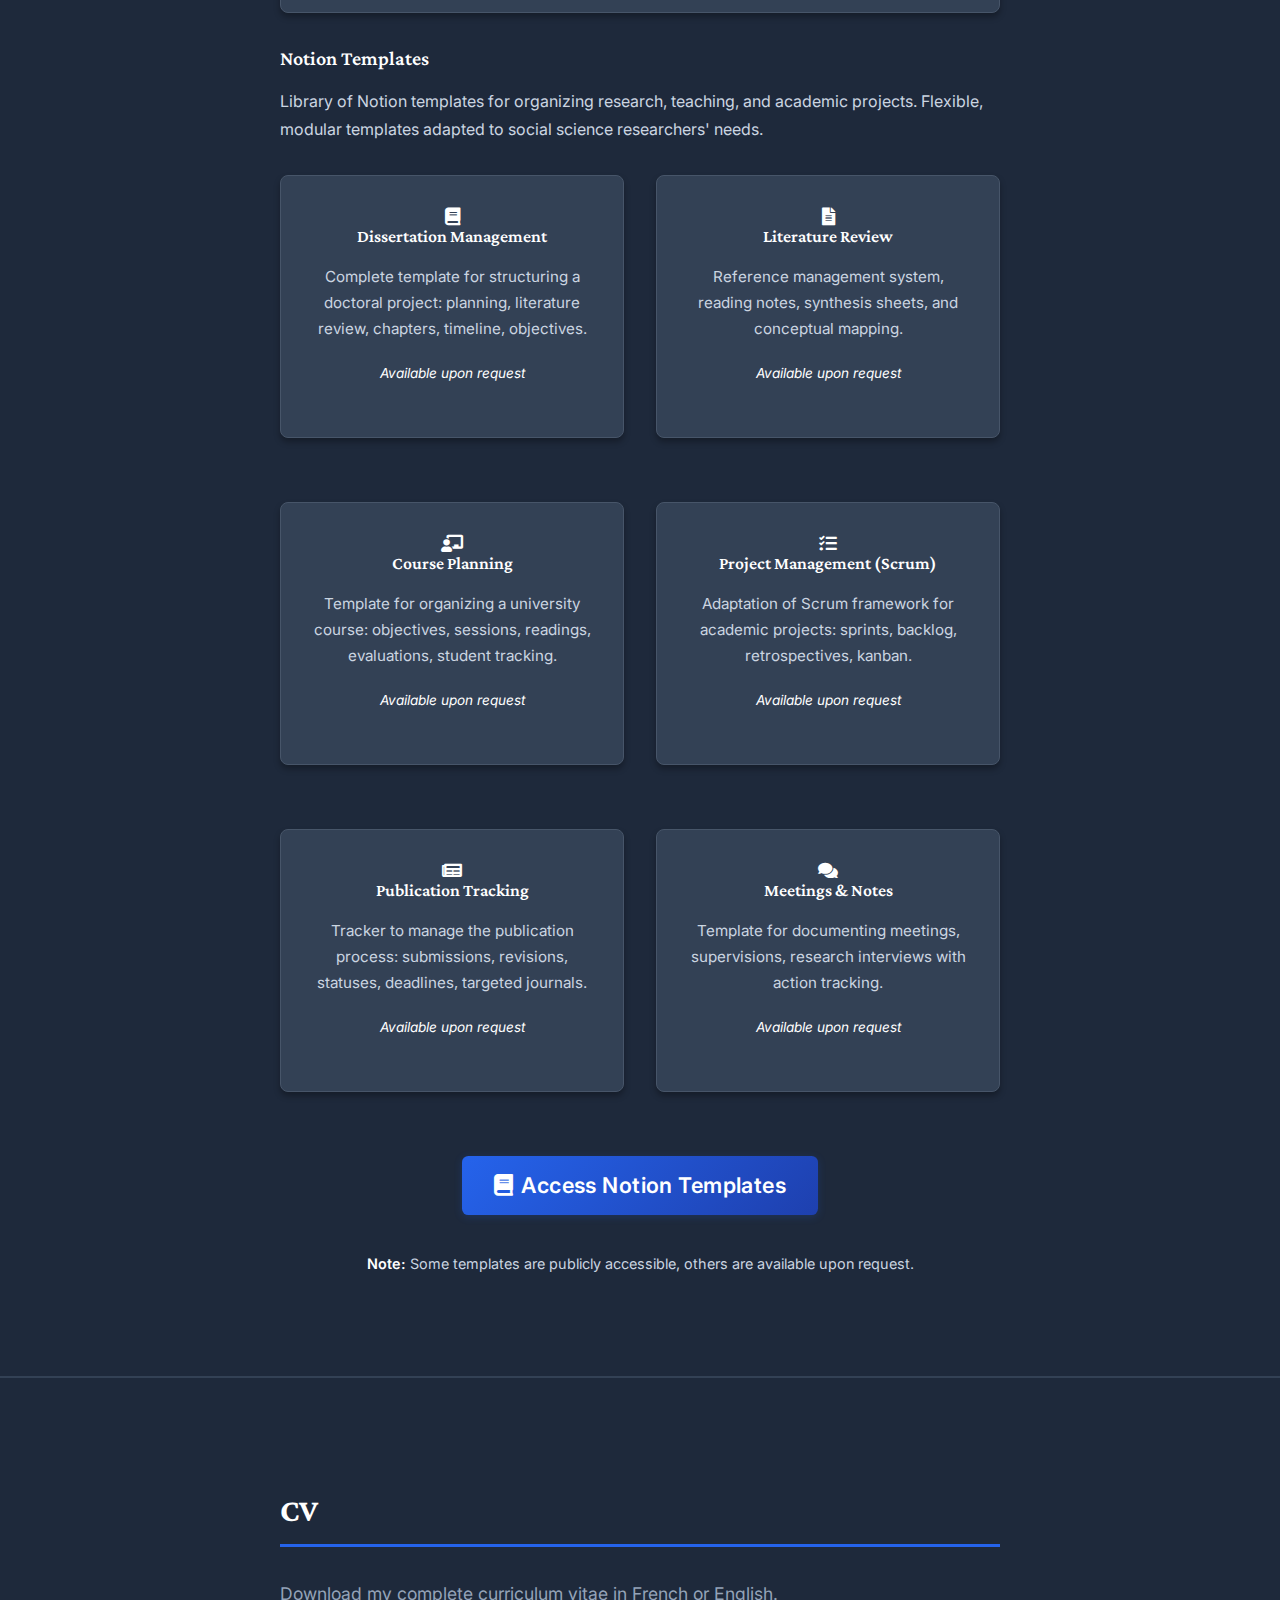
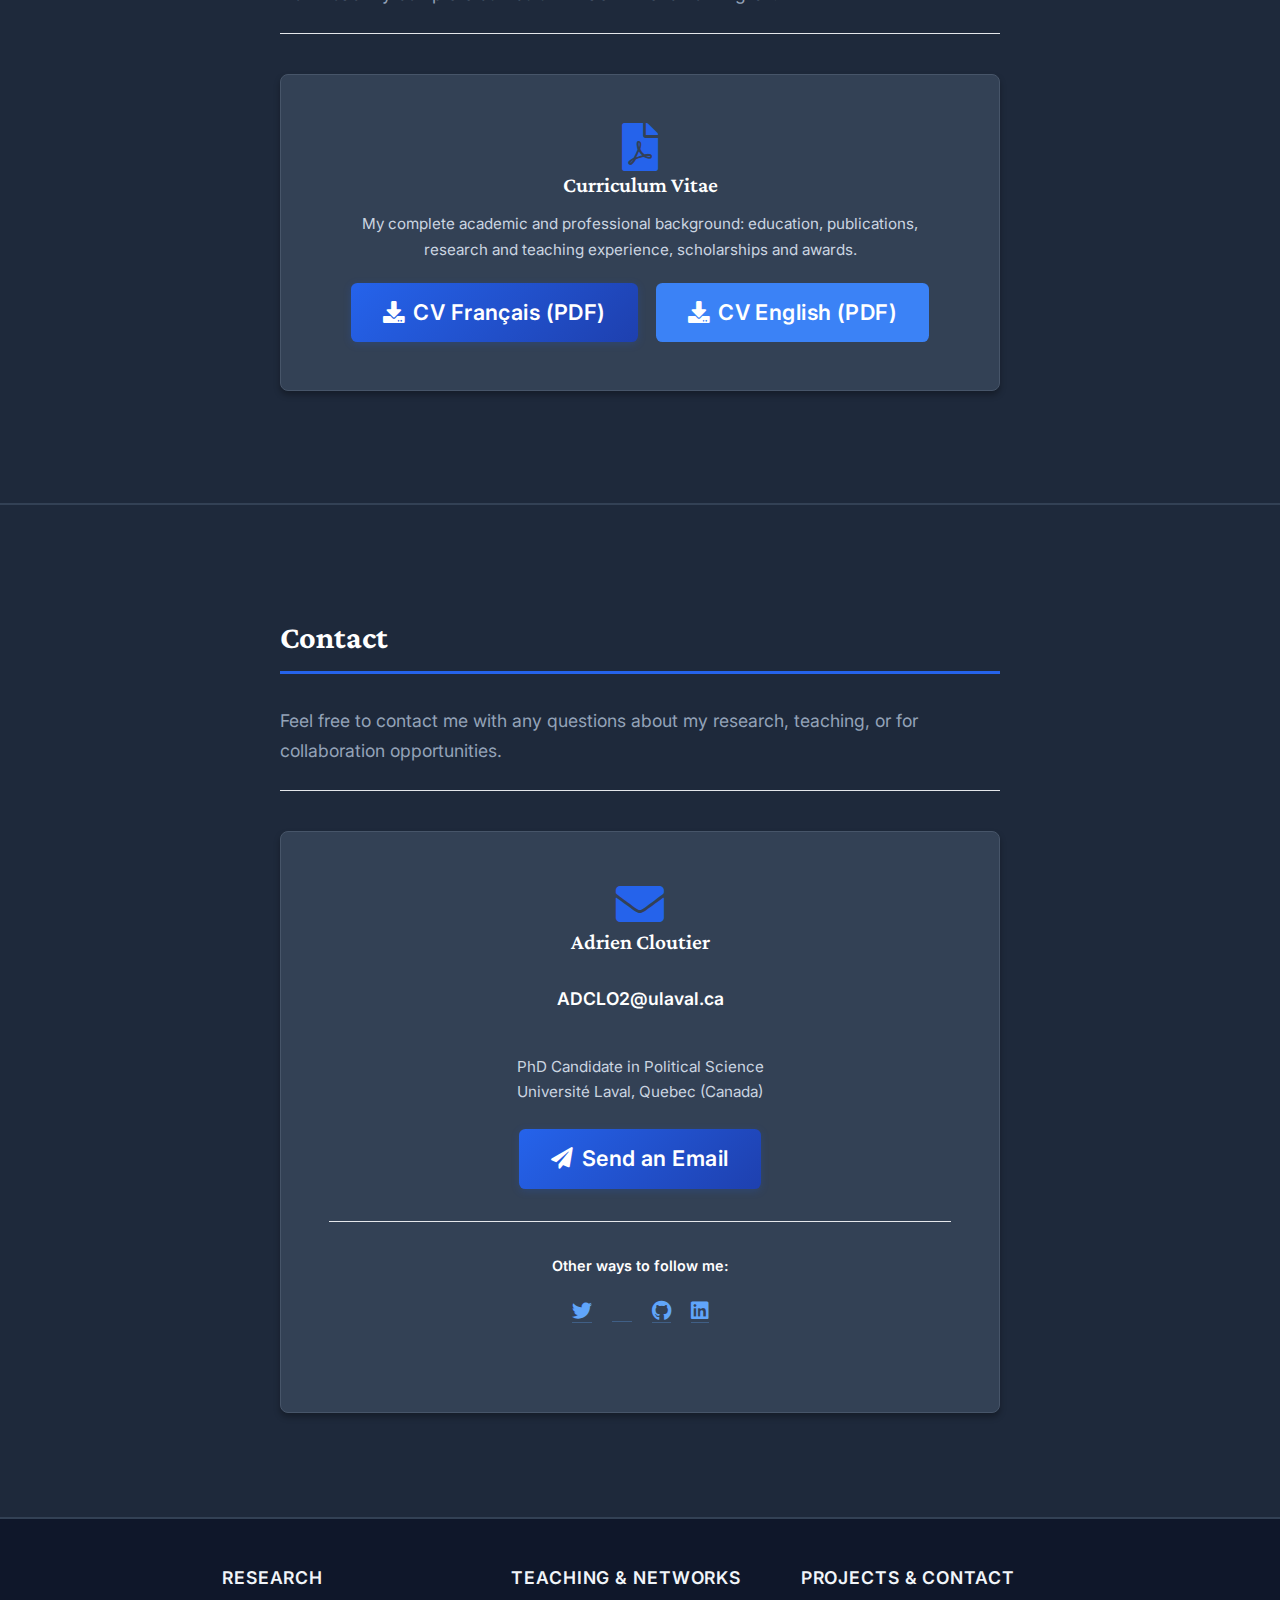
<file: index_en.html>
<!doctype html>
<!--
	Read Only by HTML5 UP
	html5up.net | @ajlkn
	Free for personal and commercial use under the CCA 3.0 license (html5up.net/license)
-->
<html lang="en">
  <head>
    <title>Adrien Cloutier - PhD Candidate in Political Science</title>
    <meta charset="utf-8" />
    <meta
      name="viewport"
      content="width=device-width, initial-scale=1, user-scalable=no"
    />
    <link rel="stylesheet" href="assets/css/main.css" />
    <link rel="stylesheet" href="assets/css/custom.css" />
    <link rel="stylesheet" href="assets/css/academic-enhanced.css" />
    <link rel="alternate" hreflang="fr" href="https://adriencloutier.com/" />
    <link rel="alternate" hreflang="en" href="https://adriencloutier.com/index_en.html" />
    <link rel="canonical" href="https://adriencloutier.com/index_en.html" />
  </head>
  <body class="is-preload">
    <!-- Header Horizontal -->
    <header id="header-horizontal">
      <div class="header-container">
        <nav class="header-nav">
          <ul>
            <li><a href="#home" class="active">Home</a></li>
            <li><a href="#about">About</a></li>
            <li><a href="#radar">Radar+</a></li>
            <li><a href="#eiom">EIOM</a></li>
            <li><a href="#publications">Publications</a></li>
            <li><a href="#teaching">Teaching/Conferences</a></li>
            <li><a href="#capp">CAPP / CLESSN</a></li>
            <li><a href="#rfics">RFICS</a></li>
            <li><a href="#agile">Agility/Notion</a></li>
            <li><a href="#cv">CV</a></li>
            <li><a href="#contact">Contact</a></li>
          </ul>
        </nav>
        <div class="header-lang">
          <a href="index.html" class="lang-btn" id="lang-switch">
            <i class="fas fa-globe"></i>
            <span>FR</span>
          </a>
        </div>
        <div class="header-darkmode">
          <button id="darkmode-toggle" class="darkmode-btn" aria-label="Toggle dark mode">
            <i class="fas fa-moon"></i>
            <span class="darkmode-text">Dark mode</span>
          </button>
        </div>
      </div>
    </header>

    <!-- Main Content -->
    <div id="main">

        <!-- HOME (ULTRA-CLEAN) -->
        <section id="home">
          <div class="container" style="text-align: center; padding: 4rem 2rem;">
            <div class="image avatar" style="margin: 0 auto 2rem;">
              <img src="images/moi.jpeg" alt="Adrien Cloutier" style="border-radius: 50%; width: 220px; height: 220px; object-fit: cover;" />
            </div>

            <h2 style="color: #2563eb; font-size: 2.5rem; margin-bottom: 0.5rem;">Adrien Cloutier</h2>
            <p style="font-size: 1.2rem; color: #4b5563; margin-bottom: 0.5rem;">
              <strong>PhD Candidate in Political Science, Université Laval</strong> | Defense 2026
            </p>
            <p style="font-size: 1rem; color: #6b7280; margin-bottom: 2rem;">
              Media Salience • Political Communication • Computational Methods
            </p>

            <p style="max-width: 700px; margin: 0 auto 3rem; font-size: 1.05rem; line-height: 1.7; color: #111827;">
              I develop Radar+, a computational infrastructure that measures the salience of public issues in Quebec, Canadian, and American media. My dissertation analyzes the media agenda in the digital age. In 2027, I will pursue a postdoctoral fellowship at UCLA to study media polarization in the United States.
            </p>

            <ul class="actions special" style="justify-content: center; gap: 1rem;">
              <li><a href="#radar" class="button primary large">Radar+</a></li>
              <li><a href="#publications" class="button large">Publications</a></li>
              <li><a href="#cv" class="button large">CV</a></li>
              <li><a href="#contact" class="button large">Contact</a></li>
            </ul>
          </div>
        </section>

        <!-- ABOUT -->
        <section id="about">
          <div class="container">
            <h3>About</h3>

            <p>
              Adrien Cloutier is a PhD candidate in Political Science at Université Laval (defense scheduled for Fall 2026), where his research focuses on <strong>political communication</strong>, <strong>media agenda</strong>, <strong>media salience</strong>, <strong>polarization</strong>, and <strong>computational methods</strong>. Funded by the <strong>Fonds de recherche Société et culture (FRQSC)</strong>, he develops <strong><a href="https://www.clessn.com/radar/index.html" target="_blank">Radar+</a></strong>, a computational infrastructure that automatically collects the homepages of ~20 Quebec, Canadian, and American media outlets every 10 minutes since 2019.
            </p>

            <p>
              He is co-creator of the <strong><a href="https://eiom.ca" target="_blank">École interdisciplinaire outils & méthodes (EIOM)</a></strong>, an annual summer school bringing together students, researchers, and professionals around research best practices. Former scientific coordinator of the <strong><a href="https://rfics.org" target="_blank">Réseau francophone international en conseil scientifique (RFICS)</a></strong> (2022-2024), he led international research activities, organized a workshop in Dakar (July 2024), and structured partnerships connecting the academic world and public decision-makers in the Americas, Africa, and Europe.
            </p>

            <p>
              Adrien is also a member of several research centers, including the <strong><a href="https://www.clessn.com/" target="_blank">Chair in Digital Social Science Leadership (CLESSN)</a></strong>, the <strong><a href="https://capp-ulaval.ca/" target="_blank">Public Policy Analysis Center (CAPP)</a></strong>, the <strong><a href="https://www.obvia.ca/" target="_blank">International Observatory on Societal Impacts of AI and Digital Technologies (OBVIA)</a></strong>, the <strong>Research Group on Political Communication (GRCP)</strong>, and the <strong>Centre for the Study of Democratic Citizenship (CÉCD)</strong>.
            </p>

            <p>
              Passionate about teaching, he has been a <strong>lecturer</strong> at Université Laval since 2024, where he created and teaches the course "Digital Tools in Social Sciences" (POL-6078). He has also taught quantitative methodology in social sciences. His expertise lies at the intersection of research, teaching, and the development of computational infrastructures for social sciences.
            </p>

            <p>
              In 2027, he will begin a postdoctoral project at <strong>UCLA</strong> under the supervision of Professor <strong>Stuart Soroka</strong>, entitled <em>"Fox vs CNN: A Longitudinal Analysis of Media Salience and Polarization in the United States"</em>. This project will analyze the evolution of American media polarization between 2019 and 2027 using Radar+ data, develop a media divergence/convergence index, and produce public visualizations and scientific articles.
            </p>

            <ul class="actions">
              <li>
                <a href="https://scholar.google.com/citations?user=RXAdvoMAAAAJ&hl=en" target="_blank" class="button">
                  <i class="fas fa-graduation-cap"></i> Google Scholar
                </a>
              </li>
              <li>
                <a href="https://github.com/AdriClout" target="_blank" class="button">
                  <i class="fas fa-code"></i> GitHub
                </a>
              </li>
              <li>
                <a href="https://ca.linkedin.com/in/adrien-cloutier-868b8b180" target="_blank" class="button">
                  <i class="fas fa-user"></i> LinkedIn
                </a>
              </li>
            </ul>
          </div>
        </section>

        <!-- RADAR+ (DEDICATED PAGE - CENTRAL) -->
        <section id="radar">
          <div class="container">
            <h3>Radar+</h3>
            <p class="section-intro">
              Media salience measurement infrastructure
            </p>

            <div style="text-align: center; margin: 2rem 0 3rem 0;">
              <img src="images/sections/radar/animation-radar.svg" alt="Radar+ Animation" style="max-width: 100%; height: auto; background: transparent;" />
            </div>

            <p>
              <strong>Radar+</strong> is a computational infrastructure developed entirely in R to measure the salience of public issues in Quebec, Canadian, and American media. The system automatically collects the homepages of ~20 media outlets every 10 minutes since 2019 and uses a local language model (LLM) to identify and classify media objects.
            </p>

            <div class="research-center-card" style="margin: 2rem 0;">
              <h4>Technical Features</h4>
              <ul>
                <li><strong>Automated collection:</strong> Every 10 minutes, 24/7, since 2019</li>
                <li><strong>Sources:</strong> ~20 media outlets (Le Devoir, La Presse, Globe and Mail, New York Times, Fox News, CNN, etc.)</li>
                <li><strong>Technology:</strong> Complete infrastructure in R, relational database</li>
                <li><strong>Artificial intelligence:</strong> Local LLM for entity extraction and classification</li>
                <li><strong>Developed indices:</strong> Absolute and relative salience (scale 0-100)</li>
                <li><strong>Usage:</strong> Doctoral dissertation + postdoctoral project + scientific publications</li>
              </ul>
            </div>

            <h4>Role in Research</h4>

            <div class="academic-card" style="margin-bottom: 1.5rem;">
              <h5>Doctoral Dissertation</h5>
              <p>
                Radar+ forms the empirical core of my dissertation. The infrastructure enables analysis of media agenda evolution over several years and measures the comparative salience of public issues.
              </p>
            </div>

            <div class="academic-card" style="margin-bottom: 1.5rem;">
              <h5>Publications</h5>
              <p>
                Radar+ data feeds multiple publications on media salience, agenda-setting, and political communication. <a href="#publications">See Publications section</a>
              </p>
            </div>

            <div class="academic-card" style="margin-bottom: 1.5rem;">
              <h5>Postdoctoral Project (UCLA 2027)</h5>
              <p>
                Radar+ will be used to analyze media polarization between Fox News and CNN (2019-2027), develop a divergence/convergence index, and measure impact on public opinion.
              </p>
            </div>

            <ul class="actions special">
              <li>
                <a href="https://www.clessn.com/radar/index.html" target="_blank" class="button primary large">
                  <i class="fas fa-broadcast-tower"></i> Access Radar+
                </a>
              </li>
            </ul>
          </div>
        </section>

        <!-- EIOM -->
        <section id="eiom">
          <div class="container">
            <h3>EIOM</h3>
            <p class="section-intro">
              École interdisciplinaire outils & méthodes
            </p>

            <div style="text-align: center; margin: 2rem 0;">
              <img src="images/sections/eiom/eiom-2024.jpg" alt="EIOM" style="max-width: 800px; width: 100%; border-radius: 0.5rem; box-shadow: 0 4px 6px rgba(0,0,0,0.1);" />
              <p style="font-style: italic; color: #6b7280; margin-top: 0.5rem; font-size: 0.9rem;">Annual summer school - Université Laval</p>
            </div>

            <p>
              <strong>EIOM</strong> is an interdisciplinary summer school I <strong>co-created and co-organize</strong> since 2019. It brings together students, researchers, and professionals each year around research best practices and contemporary digital tools.
            </p>

            <ul class="actions special">
              <li>
                <a href="https://eiom.ca" target="_blank" class="button primary large">
                  <i class="fas fa-chalkboard-teacher"></i> Visit EIOM Website
                </a>
              </li>
            </ul>
          </div>
        </section>

        <!-- PUBLICATIONS -->
        <section id="publications">
          <div class="container">
            <h3>Publications</h3>
            <p class="section-intro">
              My research focuses on political communication, media agenda, polarization, and computational methods.
            </p>

            <div style="text-align: center; padding: 3rem; margin: 2rem 0;">
              <i class="fas fa-graduation-cap" style="font-size: 4rem; color: #2563eb; margin-bottom: 1.5rem;"></i>
              <p style="font-size: 1.1rem; margin-bottom: 2rem;">
                For a comprehensive and up-to-date list of my publications, citations, and bibliometric indicators, please visit my Google Scholar profile.
              </p>
              <ul class="actions special">
                <li>
                  <a href="https://scholar.google.com/citations?user=RXAdvoMAAAAJ&hl=en" target="_blank" class="button primary large">
                    <i class="fas fa-graduation-cap"></i> View Google Scholar
                  </a>
                </li>
              </ul>
            </div>
          </div>
        </section>

        <!-- TEACHING AND TALKS -->
        <section id="teaching">
          <div class="container">
            <h3>Teaching & Talks</h3>
            <p class="section-intro">
              Lecturer at Université Laval since 2024, I teach digital tools and quantitative methodology. I also give talks on applying agile methods in academic settings.
            </p>

            <h4>Teaching</h4>

            <div class="row academic-cards">
              <div class="col-6 col-12-small">
                <div class="academic-card">
                  <h5><i class="fas fa-laptop-code"></i> Digital Tools in Social Sciences</h5>
                  <span class="card-meta">POL-6078 | Since 2024 | Université Laval</span>
                  <p>
                    Introduction to digital tools and computational methods for social science research. The course covers R, data visualization, Git, reproducibility, and text analysis.
                  </p>
                  <p><strong>Skills Developed:</strong></p>
                  <ul>
                    <li>Proficiency with R and RStudio</li>
                    <li>Reproducible analyses</li>
                    <li>Collaboration via Git/GitHub</li>
                    <li>Introduction to LLMs</li>
                  </ul>
                  <p class="text-muted" style="font-size: 0.85rem; margin-top: 1rem;">
                    <em>Course syllabus available upon request</em>
                  </p>
                </div>
              </div>

              <div class="col-6 col-12-small">
                <div class="academic-card">
                  <h5><i class="fas fa-chart-bar"></i> Quantitative Methodology</h5>
                  <span class="card-meta">Fall 2023 and Winter 2024 | Université Laval</span>
                  <p>
                    Course on quantitative methods applied to political science and social science research. Focus on rigorous application of statistical methods and interpretation of results.
                  </p>
                  <p><strong>Main Themes:</strong></p>
                  <ul>
                    <li>Research design</li>
                    <li>Descriptive and inferential statistics</li>
                    <li>Linear and logistic regression</li>
                    <li>Communicating results</li>
                  </ul>
                  <p class="text-muted" style="font-size: 0.85rem; margin-top: 1rem;">
                    <em>Course syllabus available upon request</em>
                  </p>
                </div>
              </div>
            </div>

            <h4>Talks</h4>

            <div class="conference-card" style="margin-top: 2rem;">
              <div class="conference-content">
                <h5>
                  <a href="https://www.fss.ulaval.ca/evenements/utilisation-de-la-methode-agile-en-milieu-academique" target="_blank">
                    Using Agile Methodology in Academic Settings
                  </a>
                </h5>
                <span class="conference-meta">Faculty of Social Sciences, Université Laval</span>
                <p>
                  Talk on applying agile management principles (Scrum) to conducting research and teaching projects. Sharing concrete experience and practical tools for effectively structuring complex academic projects.
                </p>
                <ul class="actions">
                  <li>
                    <a href="https://www.fss.ulaval.ca/evenements/utilisation-de-la-methode-agile-en-milieu-academique" target="_blank" class="button small">
                      <i class="fas fa-link"></i> Event Link
                    </a>
                  </li>
                </ul>
              </div>
            </div>
          </div>
        </section>

        <!-- CAPP / CLESSN -->
        <section id="capp">
          <div class="container">
            <h3>CAPP / CLESSN</h3>
            <p class="section-intro">
              Adrien Cloutier is co-coordinator of two research centers at Université Laval, where he structures activities, supports research projects, and contributes to the development of digital infrastructures.
            </p>

            <h4>Research Centers</h4>

            <div class="row academic-cards">
              <div class="col-6 col-12-small">
                <div class="research-center-card">
                  <h5><a href="https://capp-ulaval.ca/" target="_blank">CAPP</a></h5>
                  <span class="center-subtitle">Public Policy Analysis Center</span>
                  <p>
                    Research center analyzing public policy issues in Quebec and Canada. CAPP brings together researchers, students, and public partners around applied projects. Adrien co-coordinates research activities and contributes to bridging academic research and public decision-maker needs.
                  </p>
                  <ul class="actions">
                    <li><a href="https://capp-ulaval.ca/" target="_blank" class="button small">Visit Website</a></li>
                  </ul>
                </div>
              </div>

              <div class="col-6 col-12-small">
                <div class="research-center-card">
                  <h5><a href="https://www.clessn.com/" target="_blank">CLESSN</a></h5>
                  <span class="center-subtitle">Chair in Digital Social Science Leadership</span>
                  <p>
                    Center dedicated to pedagogical and methodological innovation in social sciences. CLESSN develops digital tools, trains in computational methods, and coordinates collaborative research initiatives. Adrien co-coordinates research activities, including Radar+ development and structuring interdisciplinary projects.
                  </p>
                  <ul class="actions">
                    <li><a href="https://www.clessn.com/" target="_blank" class="button small">Visit Website</a></li>
                  </ul>
                </div>
              </div>
            </div>

            <h4>Related Projects</h4>

            <div class="projects-grid">
              <div class="project-card">
                <div class="project-content">
                  <h5><a href="https://www.datagotchi.com/" target="_blank">Datagotchi</a></h5>
                  <p>
                    Playful and educational application for exploring data interactively. Datagotchi aims to make data accessible to the general public and foster citizen participation through visualization and exploration of open data.
                  </p>
                  <ul class="actions">
                    <li><a href="https://www.datagotchi.com/" target="_blank" class="button small">Visit</a></li>
                  </ul>
                </div>
              </div>

              <div class="project-card">
                <div class="project-content">
                  <h5><a href="https://www.projetquorum.com/" target="_blank">Projet Quorum</a></h5>
                  <p>
                    Public participation device deployed at the Musée de la civilisation allowing citizens to deliberate on public issues. Projet Quorum combines political science research and citizen science to foster democratic engagement.
                  </p>
                  <ul class="actions">
                    <li><a href="https://www.projetquorum.com/" target="_blank" class="button small">Visit</a></li>
                  </ul>
                </div>
              </div>

              <div class="project-card">
                <div class="project-content">
                  <h5>Applied Research Mandates (Mitacs)</h5>
                  <p>
                    Two applied research mandates at the Musée de la civilisation (Mitacs Accelerate 2022 and 2024, $15,000 each). Projects focused on attendance data analysis, interactive dashboard development, and decision-support reports.
                  </p>
                  <p><strong>Responsibilities:</strong> Data cleaning and integration, longitudinal analyses, automated R scripts, staff training.</p>
                  <p class="text-muted" style="font-size: 0.85rem;">
                    <em>Reports available upon request (subject to institutional authorization)</em>
                  </p>
                </div>
              </div>
            </div>
          </div>
        </section>

        <!-- RFICS -->
        <section id="rfics">
          <div class="container">
            <h3>RFICS</h3>
            <p class="section-intro">
              Réseau francophone international en conseil scientifique
            </p>

            <p>
              <strong>Scientific Coordinator</strong> of the <strong><a href="https://rfics.org" target="_blank">Réseau francophone international en conseil scientifique (RFICS)</a></strong> from <strong>2022 to 2024</strong>.
            </p>

            <p><strong>Key Projects:</strong></p>
            <ul>
              <li>Led research activities and international governance</li>
              <li>Organized an international workshop in <strong>Dakar</strong> (July 2024) on parliamentary science advice</li>
              <li>Structured partnerships between academic and parliamentary institutions (Americas, Africa, Europe)</li>
            </ul>

            <ul class="actions">
              <li>
                <a href="https://rfics.org" target="_blank" class="button primary">
                  <i class="fas fa-globe"></i> Visit RFICS Website
                </a>
              </li>
            </ul>
          </div>
        </section>

        <!-- AGILE / NOTION -->
        <section id="agile">
          <div class="container">
            <h3>Agile / Notion</h3>
            <p class="section-intro">
              Tools for academic research
            </p>

            <p>
              Adrien Cloutier applies agile management principles to conducting research and teaching projects, and shares a library of Notion templates for organizing academic research.
            </p>

            <h4>Scrum Master Certification</h4>

            <div class="academic-card" style="margin: 2rem 0;">
              <h5>Agile Approach in Academic Settings</h5>
              <p>
                Adrien applies Scrum principles to managing research and teaching projects: writing sprints, regular retrospectives, backlogs, definition of "done", adaptive planning.
              </p>
              <p><strong>Benefits:</strong></p>
              <ul>
                <li>Effective structuring of complex projects</li>
                <li>Iterative delivery of results</li>
                <li>Enhanced collaboration</li>
                <li>Continuous improvement</li>
              </ul>
              <ul class="actions">
                <li>
                  <a href="https://www.fss.ulaval.ca/evenements/utilisation-de-la-methode-agile-en-milieu-academique" target="_blank" class="button small">
                    <i class="fas fa-presentation"></i> View FSS Laval Talk
                  </a>
                </li>
              </ul>
            </div>

            <h4>Notion Templates</h4>

            <p>
              Library of Notion templates for organizing research, teaching, and academic projects. Flexible, modular templates adapted to social science researchers' needs.
            </p>

            <div class="projects-grid" style="margin: 2rem 0;">
              <div class="project-card">
                <div class="project-content">
                  <h5><i class="fas fa-book"></i> Dissertation Management</h5>
                  <p>
                    Complete template for structuring a doctoral project: planning, literature review, chapters, timeline, objectives.
                  </p>
                  <p class="text-muted" style="font-size: 0.85rem;"><em>Available upon request</em></p>
                </div>
              </div>

              <div class="project-card">
                <div class="project-content">
                  <h5><i class="fas fa-file-alt"></i> Literature Review</h5>
                  <p>
                    Reference management system, reading notes, synthesis sheets, and conceptual mapping.
                  </p>
                  <p class="text-muted" style="font-size: 0.85rem;"><em>Available upon request</em></p>
                </div>
              </div>

              <div class="project-card">
                <div class="project-content">
                  <h5><i class="fas fa-chalkboard-teacher"></i> Course Planning</h5>
                  <p>
                    Template for organizing a university course: objectives, sessions, readings, evaluations, student tracking.
                  </p>
                  <p class="text-muted" style="font-size: 0.85rem;"><em>Available upon request</em></p>
                </div>
              </div>

              <div class="project-card">
                <div class="project-content">
                  <h5><i class="fas fa-tasks"></i> Project Management (Scrum)</h5>
                  <p>
                    Adaptation of Scrum framework for academic projects: sprints, backlog, retrospectives, kanban.
                  </p>
                  <p class="text-muted" style="font-size: 0.85rem;"><em>Available upon request</em></p>
                </div>
              </div>

              <div class="project-card">
                <div class="project-content">
                  <h5><i class="fas fa-newspaper"></i> Publication Tracking</h5>
                  <p>
                    Tracker to manage the publication process: submissions, revisions, statuses, deadlines, targeted journals.
                  </p>
                  <p class="text-muted" style="font-size: 0.85rem;"><em>Available upon request</em></p>
                </div>
              </div>

              <div class="project-card">
                <div class="project-content">
                  <h5><i class="fas fa-comments"></i> Meetings & Notes</h5>
                  <p>
                    Template for documenting meetings, supervisions, research interviews with action tracking.
                  </p>
                  <p class="text-muted" style="font-size: 0.85rem;"><em>Available upon request</em></p>
                </div>
              </div>
            </div>

            <ul class="actions special">
              <li>
                <a href="https://www.notion.com/@adri01" target="_blank" class="button primary large">
                  <i class="fas fa-book"></i> Access Notion Templates
                </a>
              </li>
            </ul>

            <p class="text-muted" style="text-align: center; font-size: 0.9rem; margin-top: 1rem;">
              <strong>Note:</strong> Some templates are publicly accessible, others are available upon request.
            </p>
          </div>
        </section>

        <!-- CV -->
        <section id="cv">
          <div class="container">
            <h3>CV</h3>
            <p class="section-intro">
              Download my complete curriculum vitae in French or English.
            </p>

            <div class="academic-card" style="text-align: center; padding: 3rem; margin: 2rem 0;">
              <i class="fas fa-file-pdf" style="font-size: 3rem; color: #2563eb; margin-bottom: 1.5rem;"></i>
              <h4>Curriculum Vitae</h4>
              <p>
                My complete academic and professional background: education, publications, research and teaching experience, scholarships and awards.
              </p>
              <ul class="actions special" style="justify-content: center; margin-top: 2rem;">
                <li>
                  <a href="cv/Français/CloutierAdrien_CV_3pages.pdf" target="_blank" class="button primary large">
                    <i class="fas fa-download"></i> CV Français (PDF)
                  </a>
                </li>
                <li>
                  <a href="cv/Anglais/CloutierAdrien_CV_english.pdf" target="_blank" class="button large">
                    <i class="fas fa-download"></i> CV English (PDF)
                  </a>
                </li>
              </ul>
            </div>
          </div>
        </section>

        <!-- CONTACT -->
        <section id="contact">
          <div class="container">
            <h3>Contact</h3>
            <p class="section-intro">
              Feel free to contact me with any questions about my research, teaching, or for collaboration opportunities.
            </p>

            <div class="academic-card" style="text-align: center; padding: 3rem;">
              <i class="fas fa-envelope" style="font-size: 3rem; color: #2563eb; margin-bottom: 1.5rem;"></i>
              <h4>Adrien Cloutier</h4>
              <p style="font-size: 1.1rem; color: #4b5563; margin: 1rem 0;">
                <strong>ADCLO2@ulaval.ca</strong>
              </p>
              <p style="margin: 1.5rem 0; color: #6b7280;">
                PhD Candidate in Political Science<br>
                Université Laval, Quebec (Canada)
              </p>
              <ul class="actions special">
                <li>
                  <a href="mailto:ADCLO2@ulaval.ca?subject=Contact from website" class="button primary large">
                    <i class="fas fa-paper-plane"></i> Send an Email
                  </a>
                </li>
              </ul>

              <div style="margin-top: 2rem; padding-top: 2rem; border-top: 1px solid #e5e7eb;">
                <p style="color: #6b7280; font-size: 0.9rem; margin-bottom: 1rem;">
                  <strong>Other ways to follow me:</strong>
                </p>
                <ul class="icons" style="justify-content: center;">
                  <li>
                    <a href="https://twitter.com/CloutierAdrien" class="icon brands fa-twitter" target="_blank">
                      <span class="label">Twitter</span>
                    </a>
                  </li>
                  <li>
                    <a href="https://scholar.google.com/citations?user=RXAdvoMAAAAJ&hl=en" class="icon fas fa-graduation-cap" target="_blank">
                      <span class="label">Google Scholar</span>
                    </a>
                  </li>
                  <li>
                    <a href="https://github.com/AdriClout" class="icon brands fa-github" target="_blank">
                      <span class="label">GitHub</span>
                    </a>
                  </li>
                  <li>
                    <a href="https://ca.linkedin.com/in/adrien-cloutier-868b8b180" class="icon brands fa-linkedin" target="_blank">
                      <span class="label">LinkedIn</span>
                    </a>
                  </li>
                </ul>
              </div>
            </div>
          </div>
        </section>

      </div>

      <!-- Footer -->
      <section id="footer">
        <div class="academic-footer">
          <div class="footer-links">
            <!-- Column 1: Research -->
            <div class="footer-column">
              <h4>Research</h4>
              <ul>
                <li><a href="https://scholar.google.com/citations?user=RXAdvoMAAAAJ&hl=en" target="_blank">
                  <i class="fas fa-graduation-cap"></i> Google Scholar
                </a></li>
                <li><a href="https://www.clessn.com/radar/index.html" target="_blank">
                  <i class="fas fa-broadcast-tower"></i> Radar+
                </a></li>
                <li><a href="https://www.clessn.com/" target="_blank">
                  <i class="fas fa-university"></i> CLESSN
                </a></li>
                <li><a href="https://capp-ulaval.ca/" target="_blank">
                  <i class="fas fa-chart-line"></i> CAPP
                </a></li>
              </ul>
            </div>

            <!-- Column 2: Teaching & Networks -->
            <div class="footer-column">
              <h4>Teaching & Networks</h4>
              <ul>
                <li><a href="https://eiom.ca" target="_blank">
                  <i class="fas fa-chalkboard-teacher"></i> EIOM
                </a></li>
                <li><a href="https://rfics.org" target="_blank">
                  <i class="fas fa-globe"></i> RFICS
                </a></li>
                <li><a href="https://www.notion.com/@adri01" target="_blank">
                  <i class="fas fa-book"></i> Notion Templates
                </a></li>
              </ul>
            </div>

            <!-- Column 3: Projects & Contact -->
            <div class="footer-column">
              <h4>Projects & Contact</h4>
              <ul>
                <li><a href="https://www.datagotchi.com/" target="_blank">
                  <i class="fas fa-gamepad"></i> Datagotchi
                </a></li>
                <li><a href="https://www.projetquorum.com/" target="_blank">
                  <i class="fas fa-comments"></i> Projet Quorum
                </a></li>
                <li><a href="mailto:ADCLO2@ulaval.ca">
                  <i class="fas fa-envelope"></i> ADCLO2@ulaval.ca
                </a></li>
              </ul>
            </div>
          </div>
        </div>

        <div class="container">
          <ul class="copyright">
            <li>&copy; 2024-2026 Adrien Cloutier. All rights reserved.</li>
            <li>Design: <a href="http://html5up.net">HTML5 UP</a></li>
          </ul>
        </div>
      </section>

    </div>

    <!-- Scripts -->
    <script src="assets/js/jquery.min.js"></script>
    <script src="assets/js/jquery.scrollex.min.js"></script>
    <script src="assets/js/jquery.scrolly.min.js"></script>
    <script src="assets/js/browser.min.js"></script>
    <script src="assets/js/breakpoints.min.js"></script>
    <script src="assets/js/util.js"></script>
    <script src="assets/js/main.js"></script>

    <!-- Dark Mode Script -->
    <script>
      (function() {
        const darkModeToggle = document.getElementById('darkmode-toggle');
        const body = document.body;
        const darkModeText = document.querySelector('.darkmode-text');
        const darkModeIcon = document.querySelector('#darkmode-toggle i');

        // Check saved preference - Dark mode by default
        const savedMode = localStorage.getItem('darkMode');
        if (savedMode !== 'disabled') {
          body.classList.add('dark-mode');
          updateButton(true);
        }

        // Toggle dark mode
        darkModeToggle.addEventListener('click', function() {
          body.classList.toggle('dark-mode');
          const isDark = body.classList.contains('dark-mode');

          // Save preference
          if (isDark) {
            localStorage.setItem('darkMode', 'enabled');
          } else {
            localStorage.setItem('darkMode', 'disabled');
          }

          updateButton(isDark);
        });

        function updateButton(isDark) {
          if (isDark) {
            darkModeText.textContent = 'Light mode';
            darkModeIcon.className = 'fas fa-sun';
          } else {
            darkModeText.textContent = 'Dark mode';
            darkModeIcon.className = 'fas fa-moon';
          }
        }
      })();
    </script>

    <!-- Active Menu on Scroll Script -->
    <script>
      (function() {
        const navLinks = document.querySelectorAll('.header-nav a[href^="#"]');
        const sections = document.querySelectorAll('#main > section');
        let currentSection = '';

        function updateActiveMenu() {
          currentSection = '';
          const scrollPosition = window.scrollY + 100; // Offset for fixed header

          sections.forEach(section => {
            const sectionTop = section.offsetTop;
            const sectionHeight = section.offsetHeight;

            if (scrollPosition >= sectionTop && scrollPosition < sectionTop + sectionHeight) {
              currentSection = section.getAttribute('id');
            }
          });

          navLinks.forEach(link => {
            link.classList.remove('active');
            const href = link.getAttribute('href');
            if (href === '#' + currentSection || (currentSection === '' && href === '#home')) {
              link.classList.add('active');
            }
          });

          // Update language switch link with current section
          updateLanguageLink();
        }

        function updateLanguageLink() {
          const langSwitch = document.getElementById('lang-switch');
          if (langSwitch) {
            const baseUrl = langSwitch.getAttribute('href').split('#')[0];
            if (currentSection) {
              langSwitch.setAttribute('href', baseUrl + '#' + currentSection);
            } else {
              langSwitch.setAttribute('href', baseUrl + '#home');
            }
          }
        }

        // Listen to scroll
        window.addEventListener('scroll', updateActiveMenu);

        // Listen to link clicks
        navLinks.forEach(link => {
          link.addEventListener('click', function() {
            // Small delay to let scroll happen before update
            setTimeout(updateActiveMenu, 100);
          });
        });

        // Initial update
        updateActiveMenu();
      })();
    </script>
  </body>
</html>
</file>
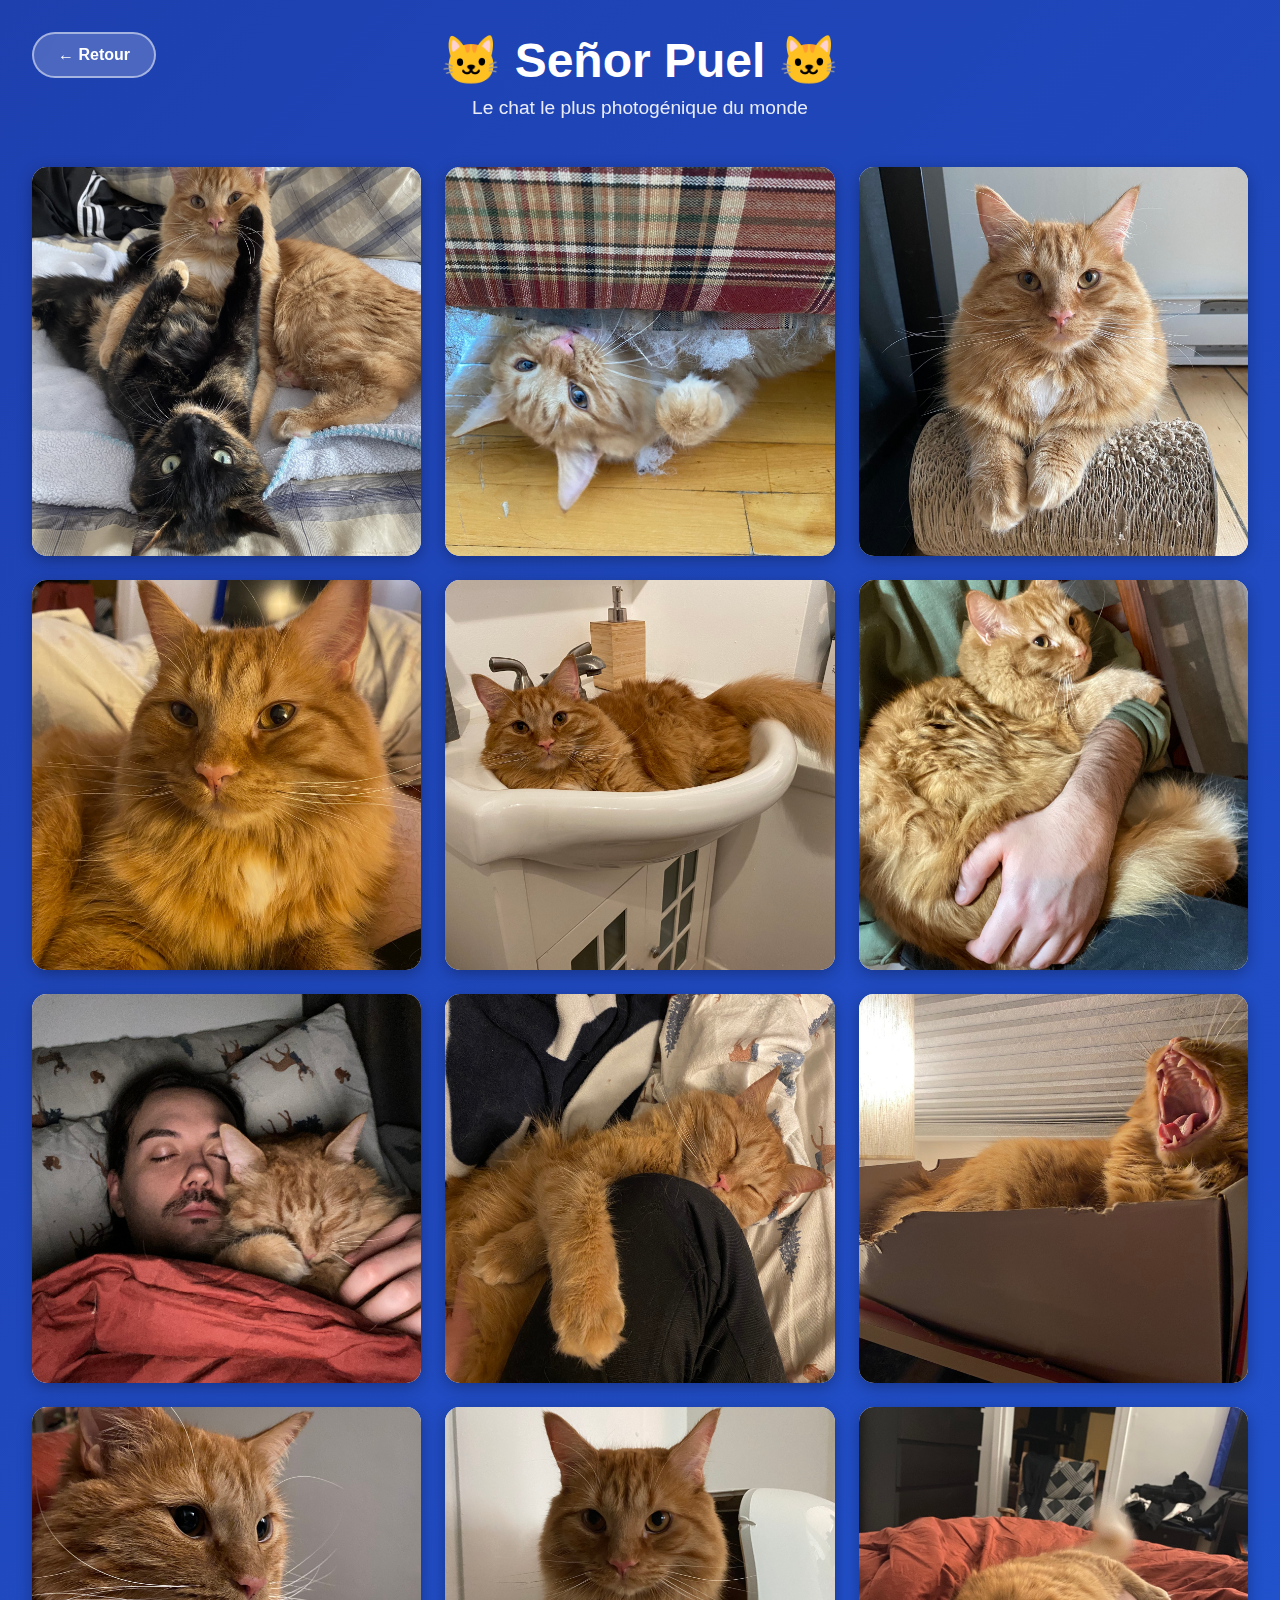
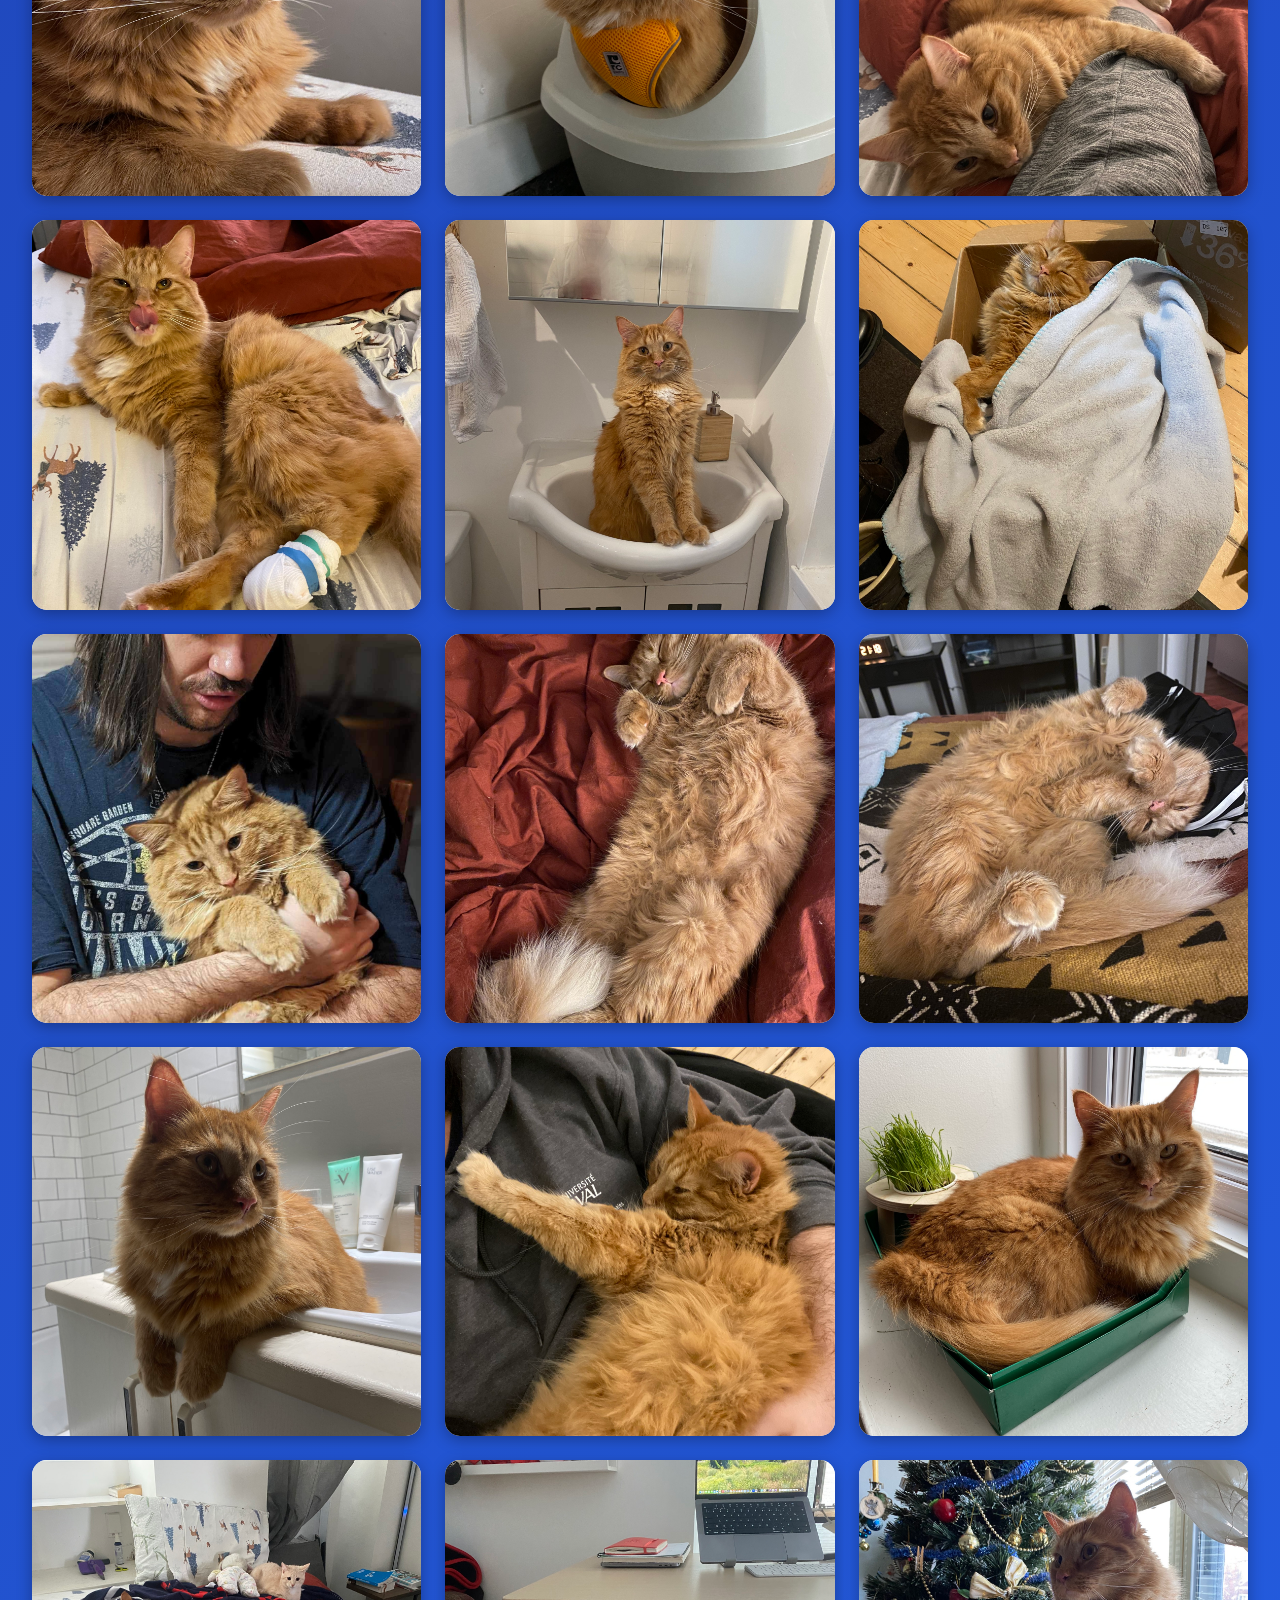
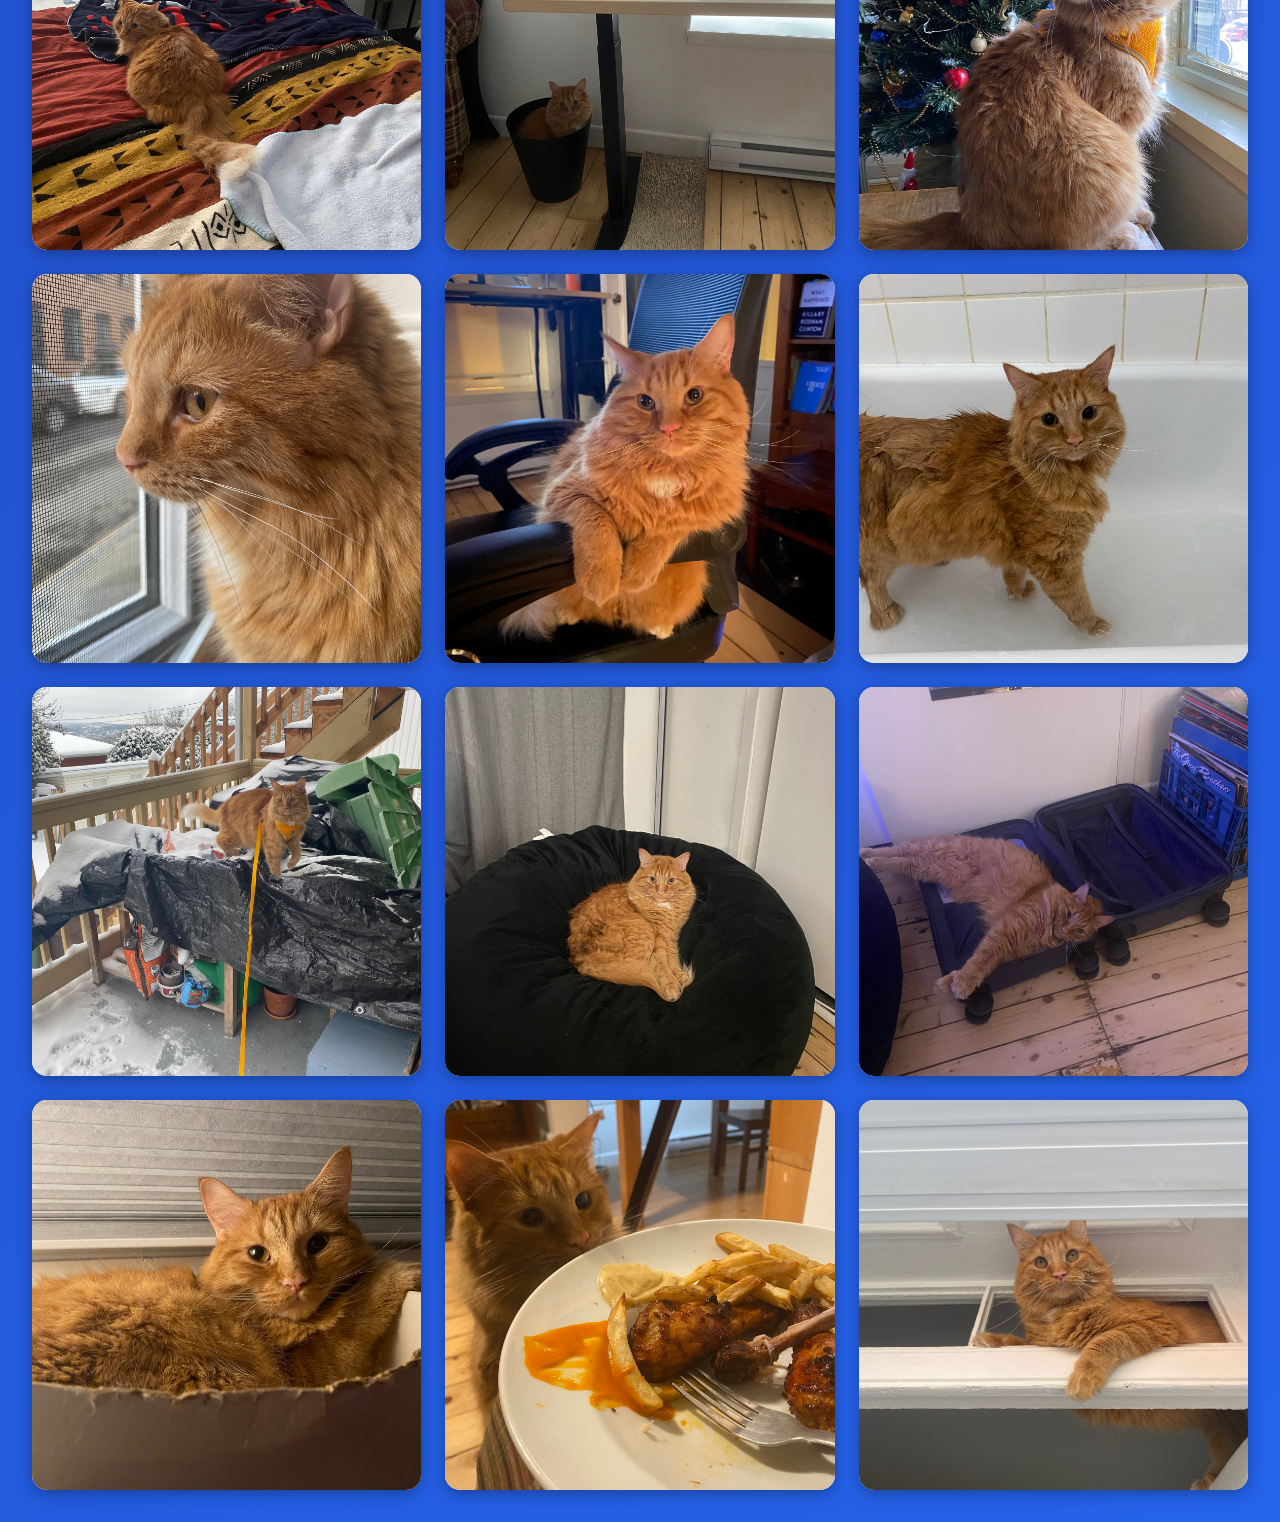
<file: puel.html>
<!DOCTYPE html>
<html lang="fr">
<head>
  <meta charset="UTF-8">
  <meta name="viewport" content="width=device-width, initial-scale=1.0">
  <title>🐱 Señor Puel 🐱</title>
  <style>
    * {
      margin: 0;
      padding: 0;
      box-sizing: border-box;
    }

    body {
      background: linear-gradient(135deg, #1e40af 0%, #2563eb 100%);
      font-family: -apple-system, BlinkMacSystemFont, "Segoe UI", Roboto, "Helvetica Neue", Arial, sans-serif;
      min-height: 100vh;
      padding: 2rem;
    }

    .header {
      text-align: center;
      color: white;
      margin-bottom: 3rem;
    }

    .header h1 {
      font-size: 3rem;
      margin-bottom: 0.5rem;
    }

    .header p {
      font-size: 1.2rem;
      opacity: 0.9;
    }

    .gallery {
      display: grid;
      grid-template-columns: repeat(auto-fill, minmax(300px, 1fr));
      gap: 1.5rem;
      max-width: 1400px;
      margin: 0 auto;
    }

    .gallery-item {
      position: relative;
      overflow: hidden;
      border-radius: 15px;
      box-shadow: 0 4px 15px rgba(0, 0, 0, 0.3);
      transition: transform 0.3s ease, box-shadow 0.3s ease;
      background: white;
    }

    .gallery-item:hover {
      transform: translateY(-5px);
      box-shadow: 0 8px 25px rgba(0, 0, 0, 0.4);
    }

    .gallery-item img {
      width: 100%;
      height: 100%;
      object-fit: cover;
      display: block;
      aspect-ratio: 1 / 1;
    }

    .back-button {
      position: fixed;
      top: 2rem;
      left: 2rem;
      background: rgba(255, 255, 255, 0.2);
      color: white;
      border: 2px solid rgba(255, 255, 255, 0.5);
      padding: 0.75rem 1.5rem;
      border-radius: 50px;
      font-size: 1rem;
      font-weight: 600;
      cursor: pointer;
      transition: all 0.3s ease;
      text-decoration: none;
      backdrop-filter: blur(10px);
    }

    .back-button:hover {
      background: rgba(255, 255, 255, 0.3);
      border-color: rgba(255, 255, 255, 0.8);
      transform: translateX(-5px);
    }

    @media (max-width: 768px) {
      .header h1 {
        font-size: 2rem;
      }

      .gallery {
        grid-template-columns: repeat(auto-fill, minmax(250px, 1fr));
        gap: 1rem;
      }

      body {
        padding: 1rem;
      }

      .back-button {
        top: 1rem;
        left: 1rem;
        padding: 0.5rem 1rem;
        font-size: 0.9rem;
      }
    }
  </style>
</head>
<body>
  <a href="javascript:history.back()" class="back-button">← Retour</a>

  <div class="header">
    <h1>🐱 Señor Puel 🐱</h1>
    <p>Le chat le plus photogénique du monde</p>
  </div>

  <div class="gallery">
    <div class="gallery-item">
      <img src="images/puel/328968776_875934246998181_7295530914474217986_n.jpg" alt="Señor Puel">
    </div>
    <div class="gallery-item">
      <img src="images/puel/469232378_536602822691299_1959135572516369001_n.jpg" alt="Señor Puel">
    </div>
    <div class="gallery-item">
      <img src="images/puel/481789026_603513162666931_5221090932838845177_n.jpg" alt="Señor Puel">
    </div>
    <div class="gallery-item">
      <img src="images/puel/481824156_603513202666927_233305391492077305_n.jpg" alt="Señor Puel">
    </div>
    <div class="gallery-item">
      <img src="images/puel/481894405_603512852666962_8424548493005117230_n.jpg" alt="Señor Puel">
    </div>
    <div class="gallery-item">
      <img src="images/puel/481894583_603512842666963_1603376269950699715_n.jpg" alt="Señor Puel">
    </div>
    <div class="gallery-item">
      <img src="images/puel/481894935_603513192666928_870260853628178050_n.jpg" alt="Señor Puel">
    </div>
    <div class="gallery-item">
      <img src="images/puel/481956460_603513172666930_320155101158273714_n.jpg" alt="Señor Puel">
    </div>
    <div class="gallery-item">
      <img src="images/puel/481971123_603513176000263_5935055811527881534_n.jpg" alt="Señor Puel">
    </div>
    <div class="gallery-item">
      <img src="images/puel/481978099_603513182666929_5050398911878078320_n.jpg" alt="Señor Puel">
    </div>
    <div class="gallery-item">
      <img src="images/puel/481978620_603513169333597_1789291947967492089_n.jpg" alt="Señor Puel">
    </div>
    <div class="gallery-item">
      <img src="images/puel/481998256_603513179333596_7881203922232688881_n.jpg" alt="Señor Puel">
    </div>
    <div class="gallery-item">
      <img src="images/puel/481998278_603513189333595_4439002124543915284_n.jpg" alt="Señor Puel">
    </div>
    <div class="gallery-item">
      <img src="images/puel/481998467_603513199333594_4274291815910374127_n.jpg" alt="Señor Puel">
    </div>
    <div class="gallery-item">
      <img src="images/puel/482000979_603512846000296_8374326434905686002_n.jpg" alt="Señor Puel">
    </div>
    <div class="gallery-item">
      <img src="images/puel/482007592_603513146000266_3093041274613564478_n.jpg" alt="Señor Puel">
    </div>
    <div class="gallery-item">
      <img src="images/puel/482017915_603512869333627_2872605206876404719_n.jpg" alt="Señor Puel">
    </div>
    <div class="gallery-item">
      <img src="images/puel/502536866_669444596073787_5150677502591438882_n.jpg" alt="Señor Puel">
    </div>
    <div class="gallery-item">
      <img src="images/puel/502556808_669445712740342_3374524990364784947_n.jpg" alt="Señor Puel">
    </div>
    <div class="gallery-item">
      <img src="images/puel/502561180_669443846073862_7869716648556377272_n.jpg" alt="Señor Puel">
    </div>
    <div class="gallery-item">
      <img src="images/puel/502565212_669444536073793_8626550914120198739_n.jpg" alt="Señor Puel">
    </div>
    <div class="gallery-item">
      <img src="images/puel/502672770_669444599407120_2698168056587013513_n.jpg" alt="Señor Puel">
    </div>
    <div class="gallery-item">
      <img src="images/puel/502684384_669445386073708_3050678429455189496_n.jpg" alt="Señor Puel">
    </div>
    <div class="gallery-item">
      <img src="images/puel/502700356_669445669407013_5595389003360079103_n.jpg" alt="Señor Puel">
    </div>
    <div class="gallery-item">
      <img src="images/puel/502705998_669444849407095_7026431187601755511_n.jpg" alt="Señor Puel">
    </div>
    <div class="gallery-item">
      <img src="images/puel/502948614_669445209407059_2614117996395783813_n.jpg" alt="Señor Puel">
    </div>
    <div class="gallery-item">
      <img src="images/puel/502957341_669445119407068_8342314750458611136_n.jpg" alt="Señor Puel">
    </div>
    <div class="gallery-item">
      <img src="images/puel/503352764_669445549407025_6478982372937479851_n.jpg" alt="Señor Puel">
    </div>
    <div class="gallery-item">
      <img src="images/puel/503371181_669444876073759_4016640196334850909_n.jpg" alt="Señor Puel">
    </div>
    <div class="gallery-item">
      <img src="images/puel/503408819_669445409407039_2457983385923381065_n.jpg" alt="Señor Puel">
    </div>
    <div class="gallery-item">
      <img src="images/puel/503475278_669445106073736_6873901949915933649_n.jpg" alt="Señor Puel">
    </div>
    <div class="gallery-item">
      <img src="images/puel/503497857_669443922740521_2084070386241615824_n.jpg" alt="Señor Puel">
    </div>
    <div class="gallery-item">
      <img src="images/puel/503505641_669443876073859_4162512729869879615_n.jpg" alt="Señor Puel">
    </div>
  </div>
</body>
</html>
</file>
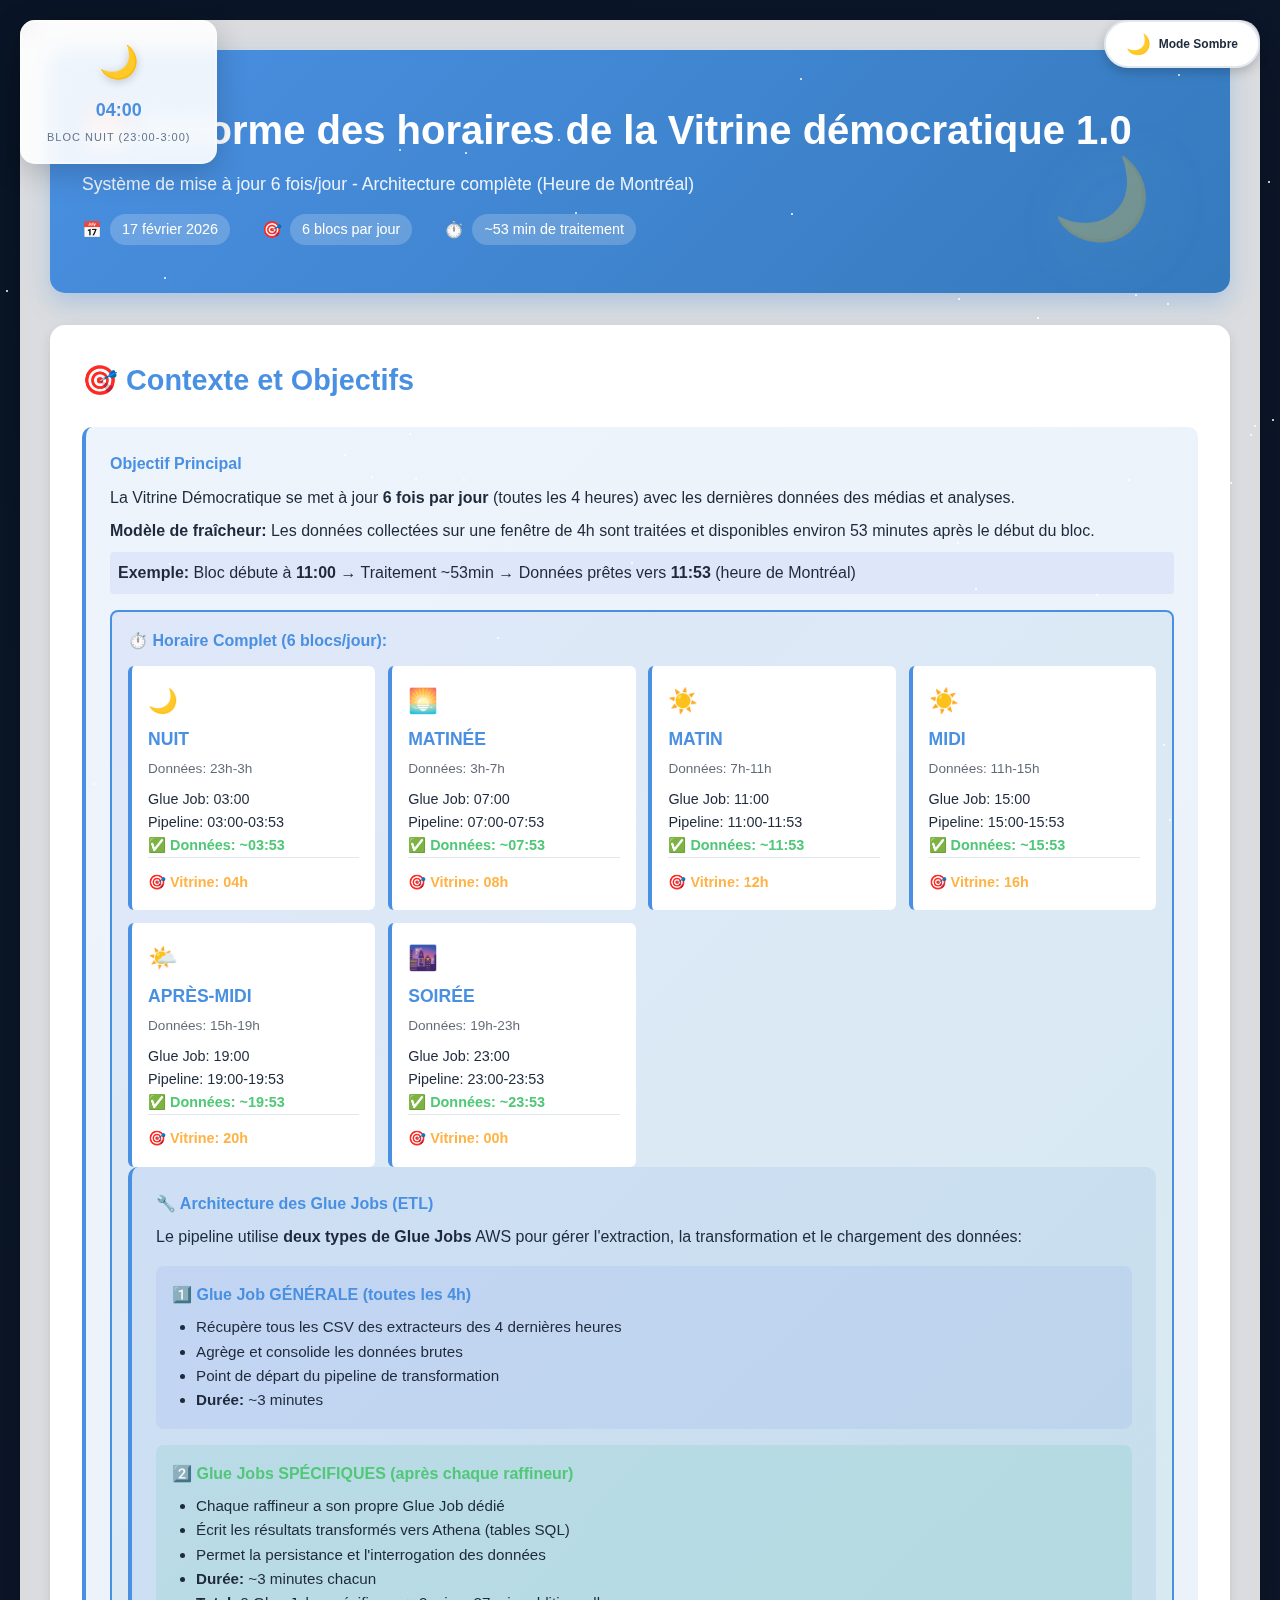
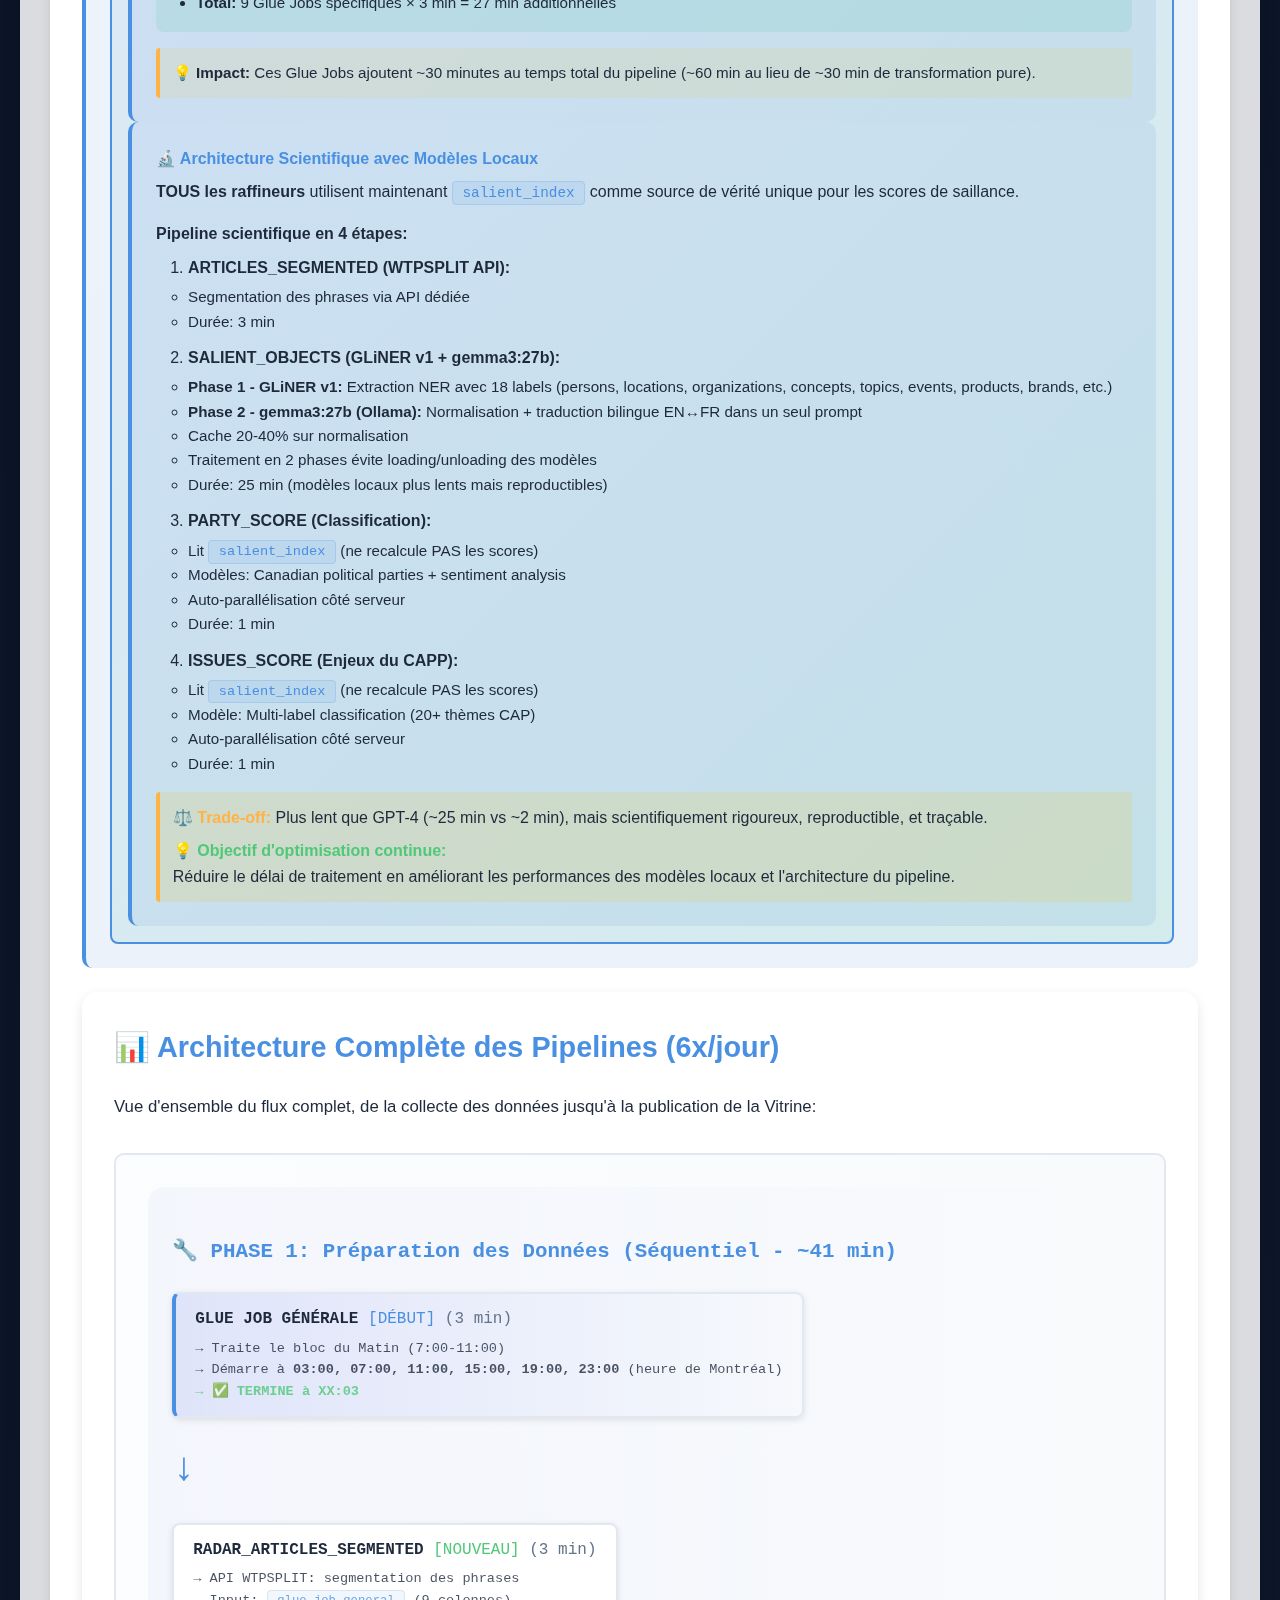
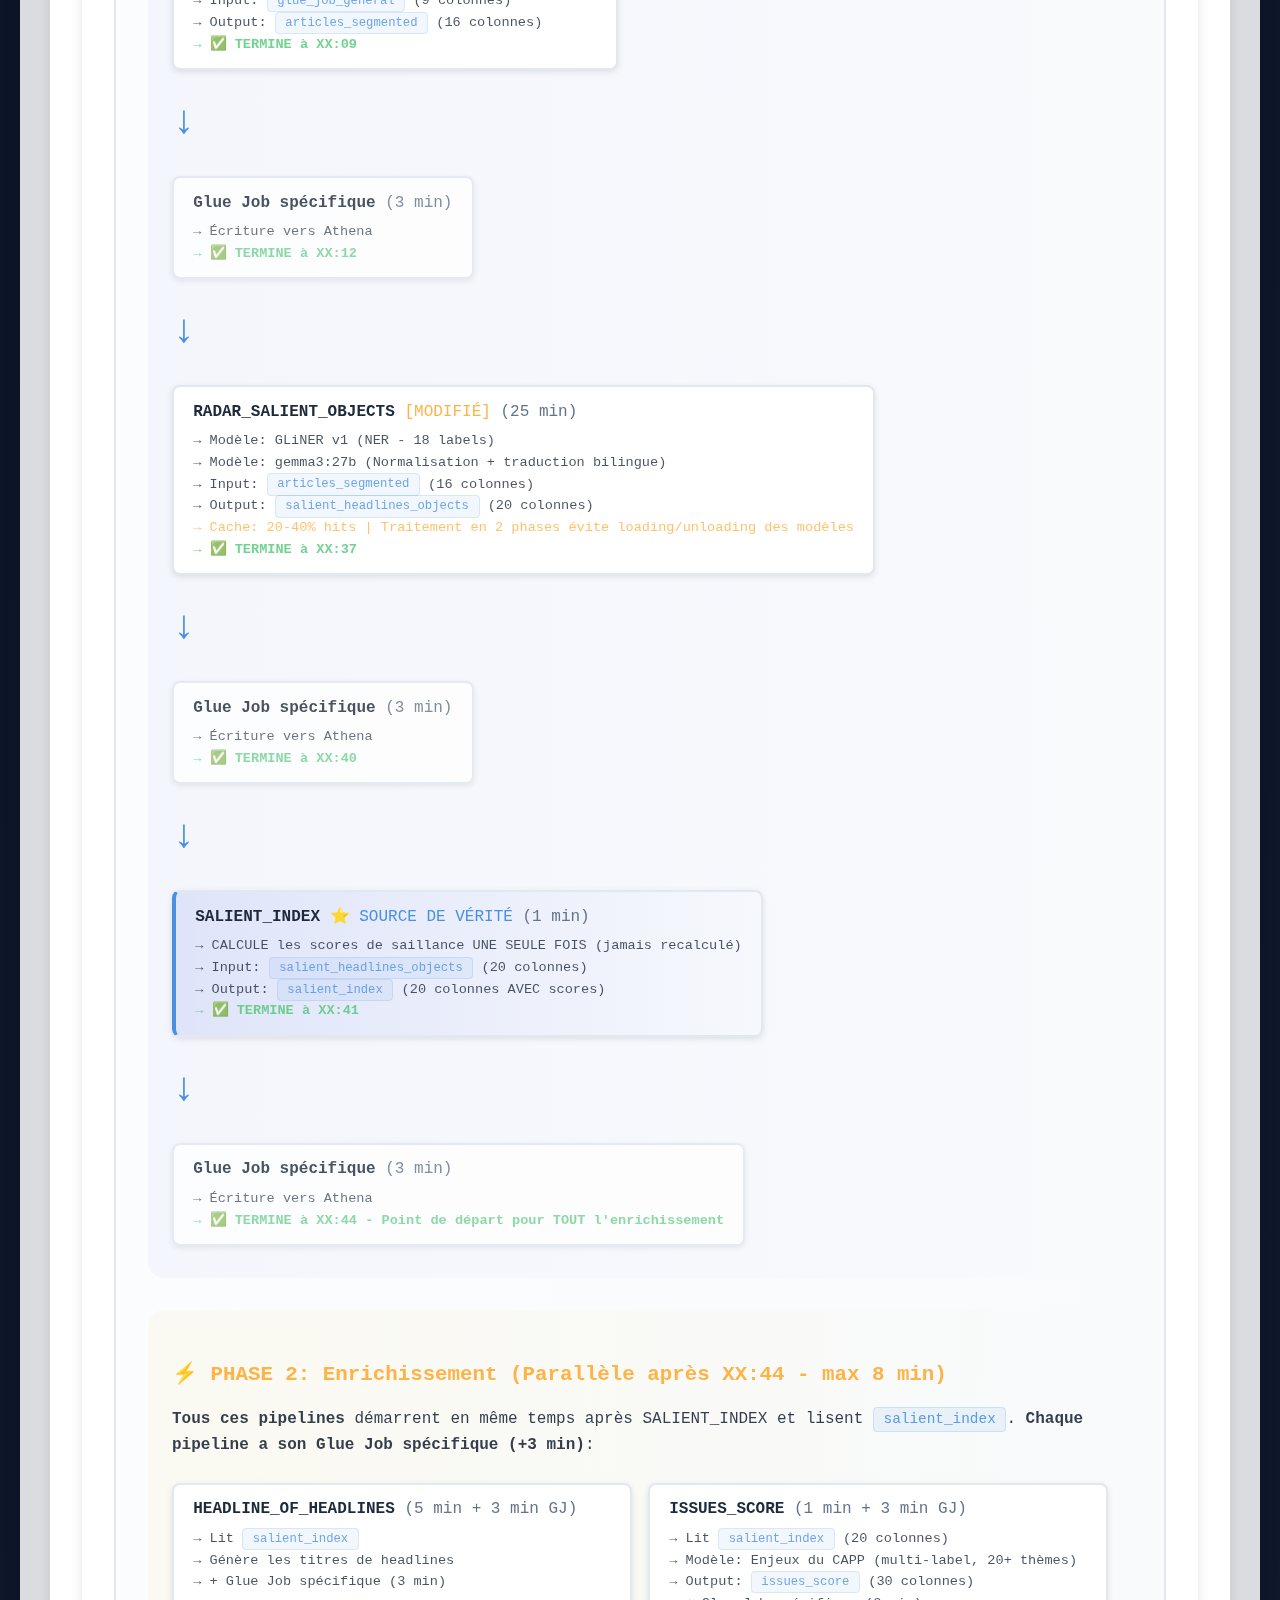
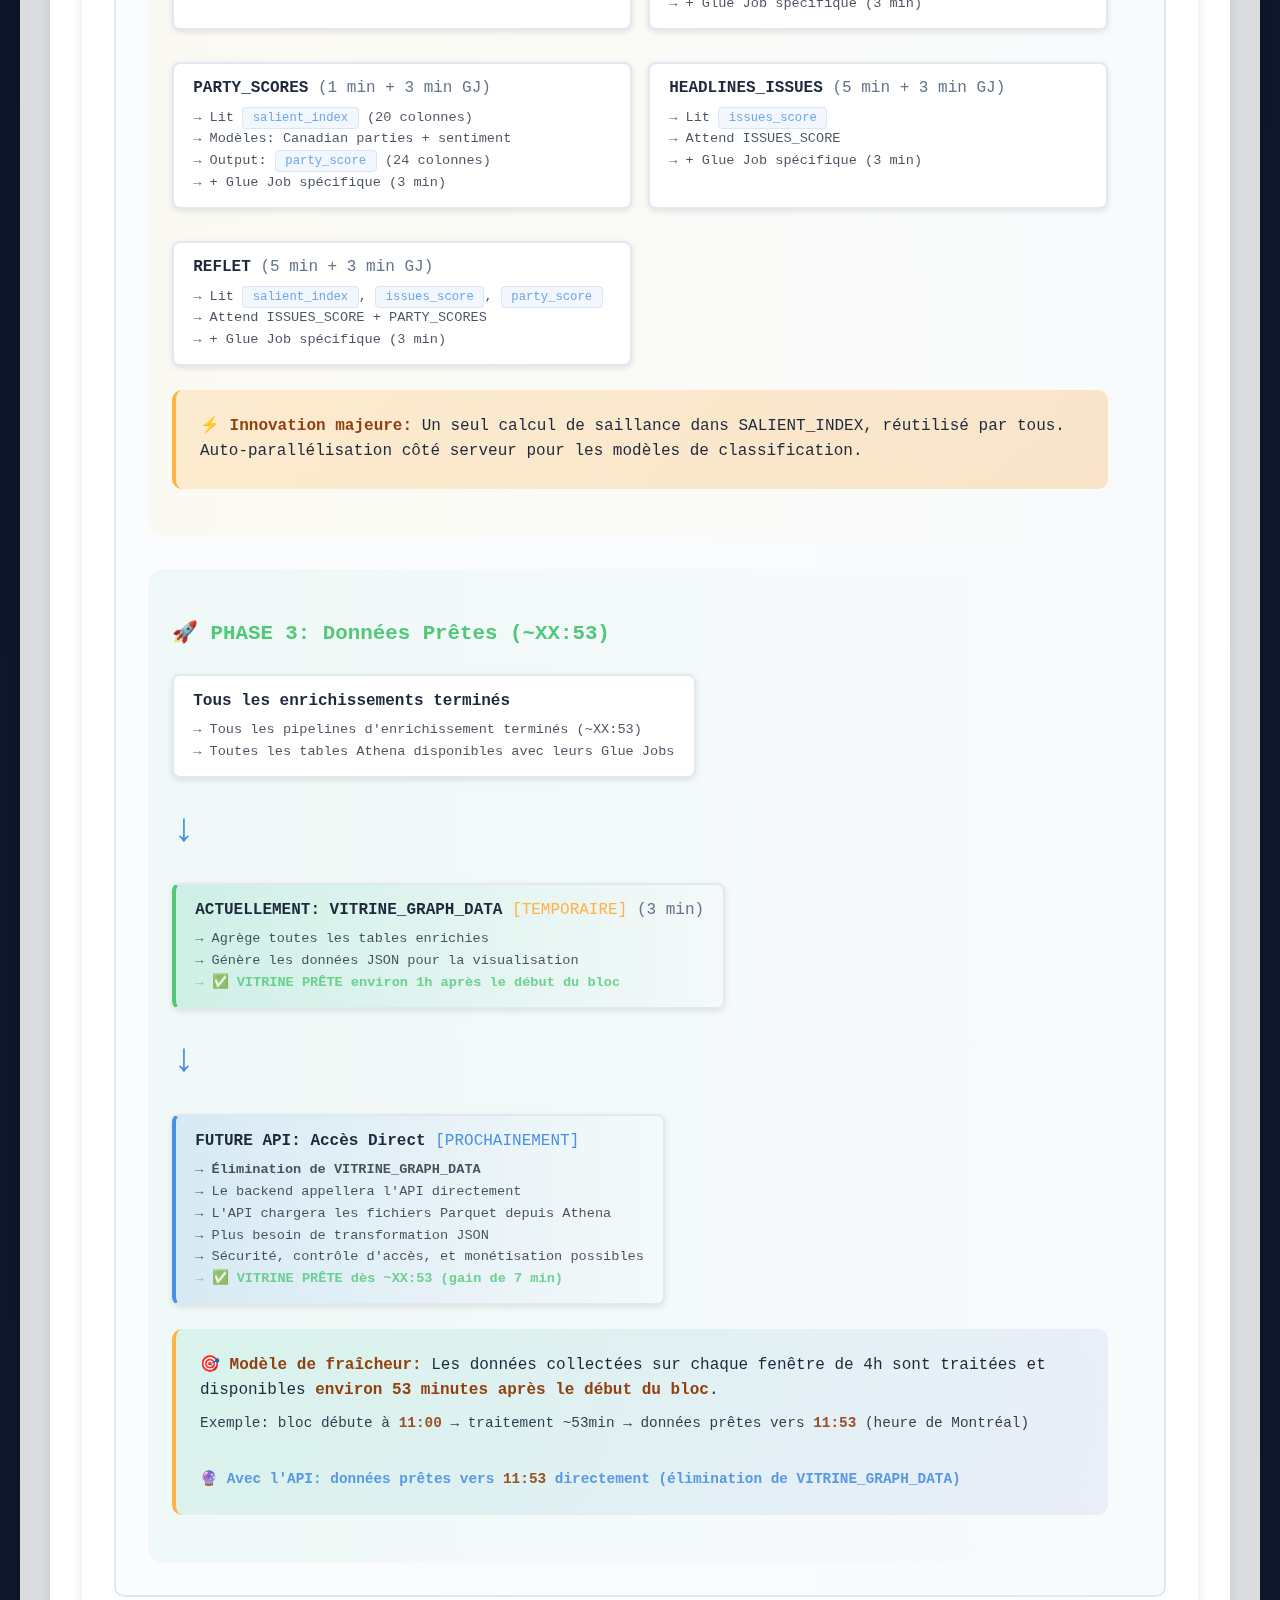
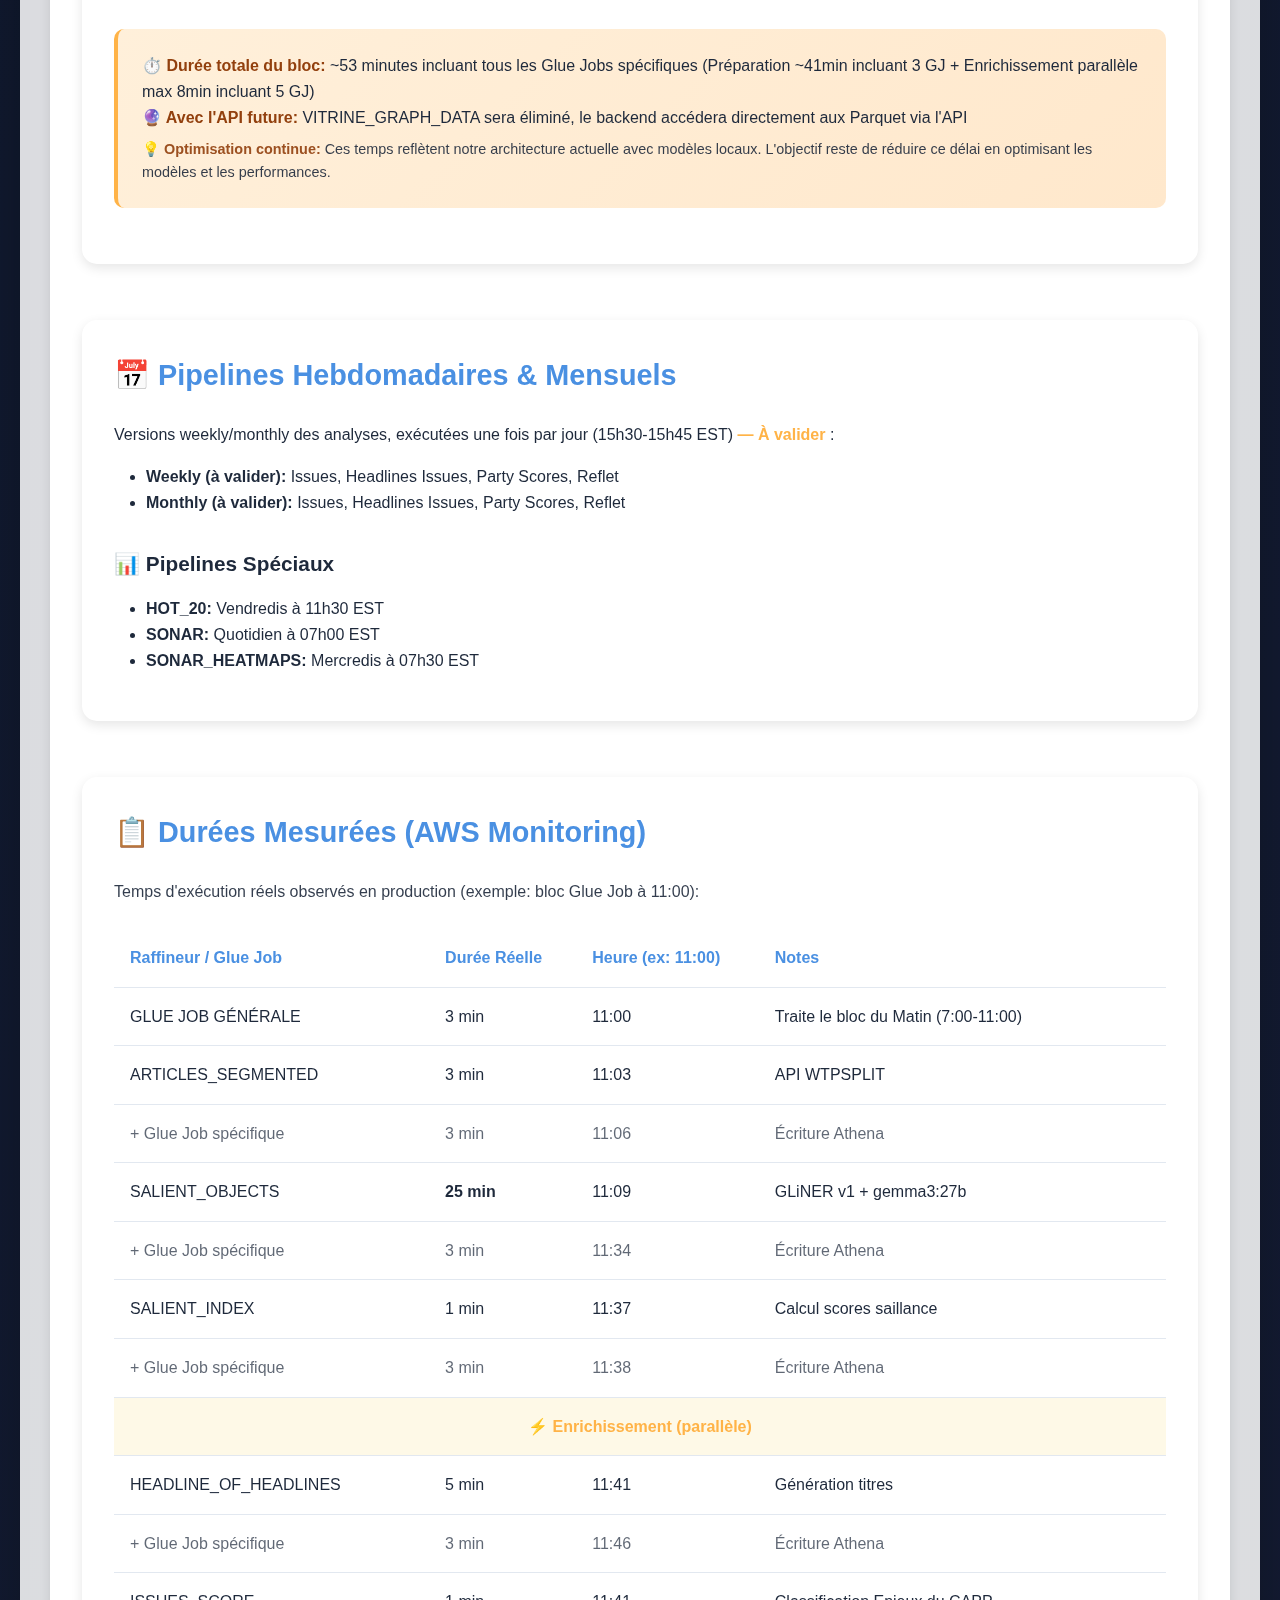
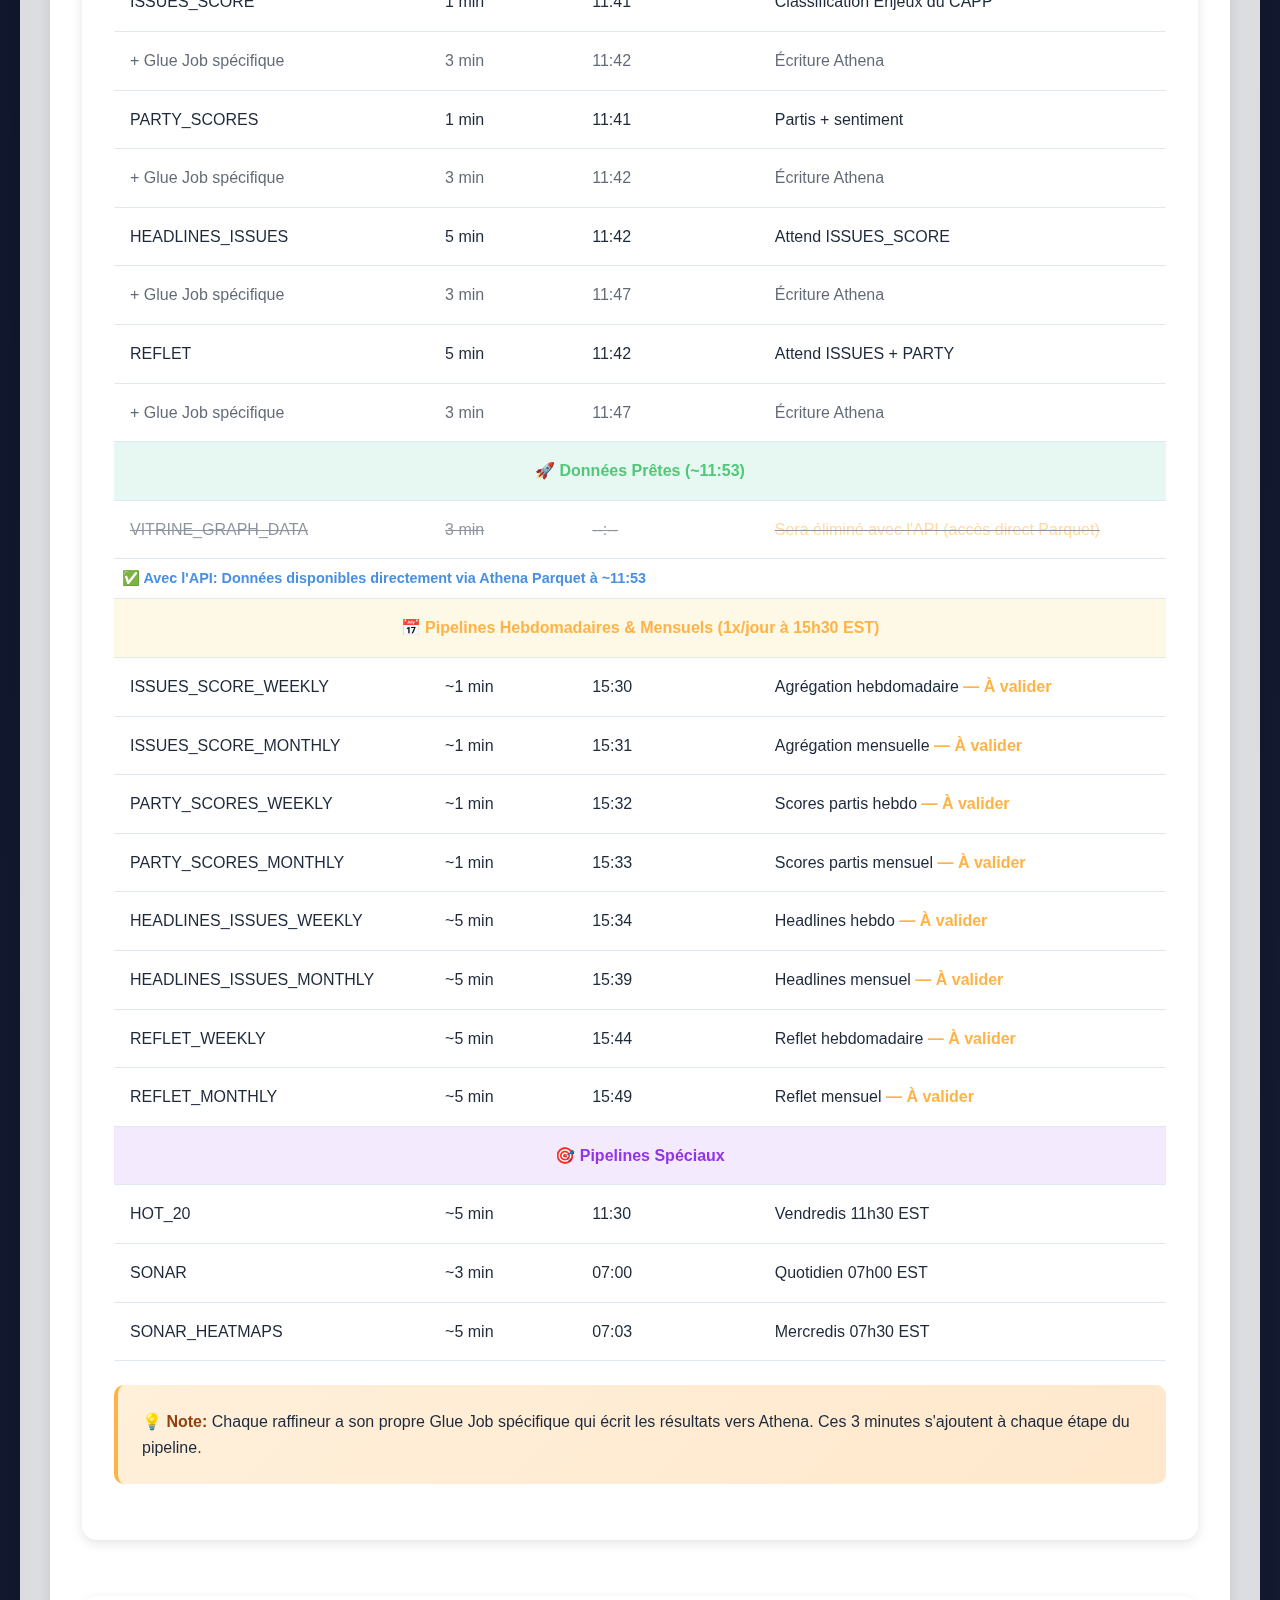
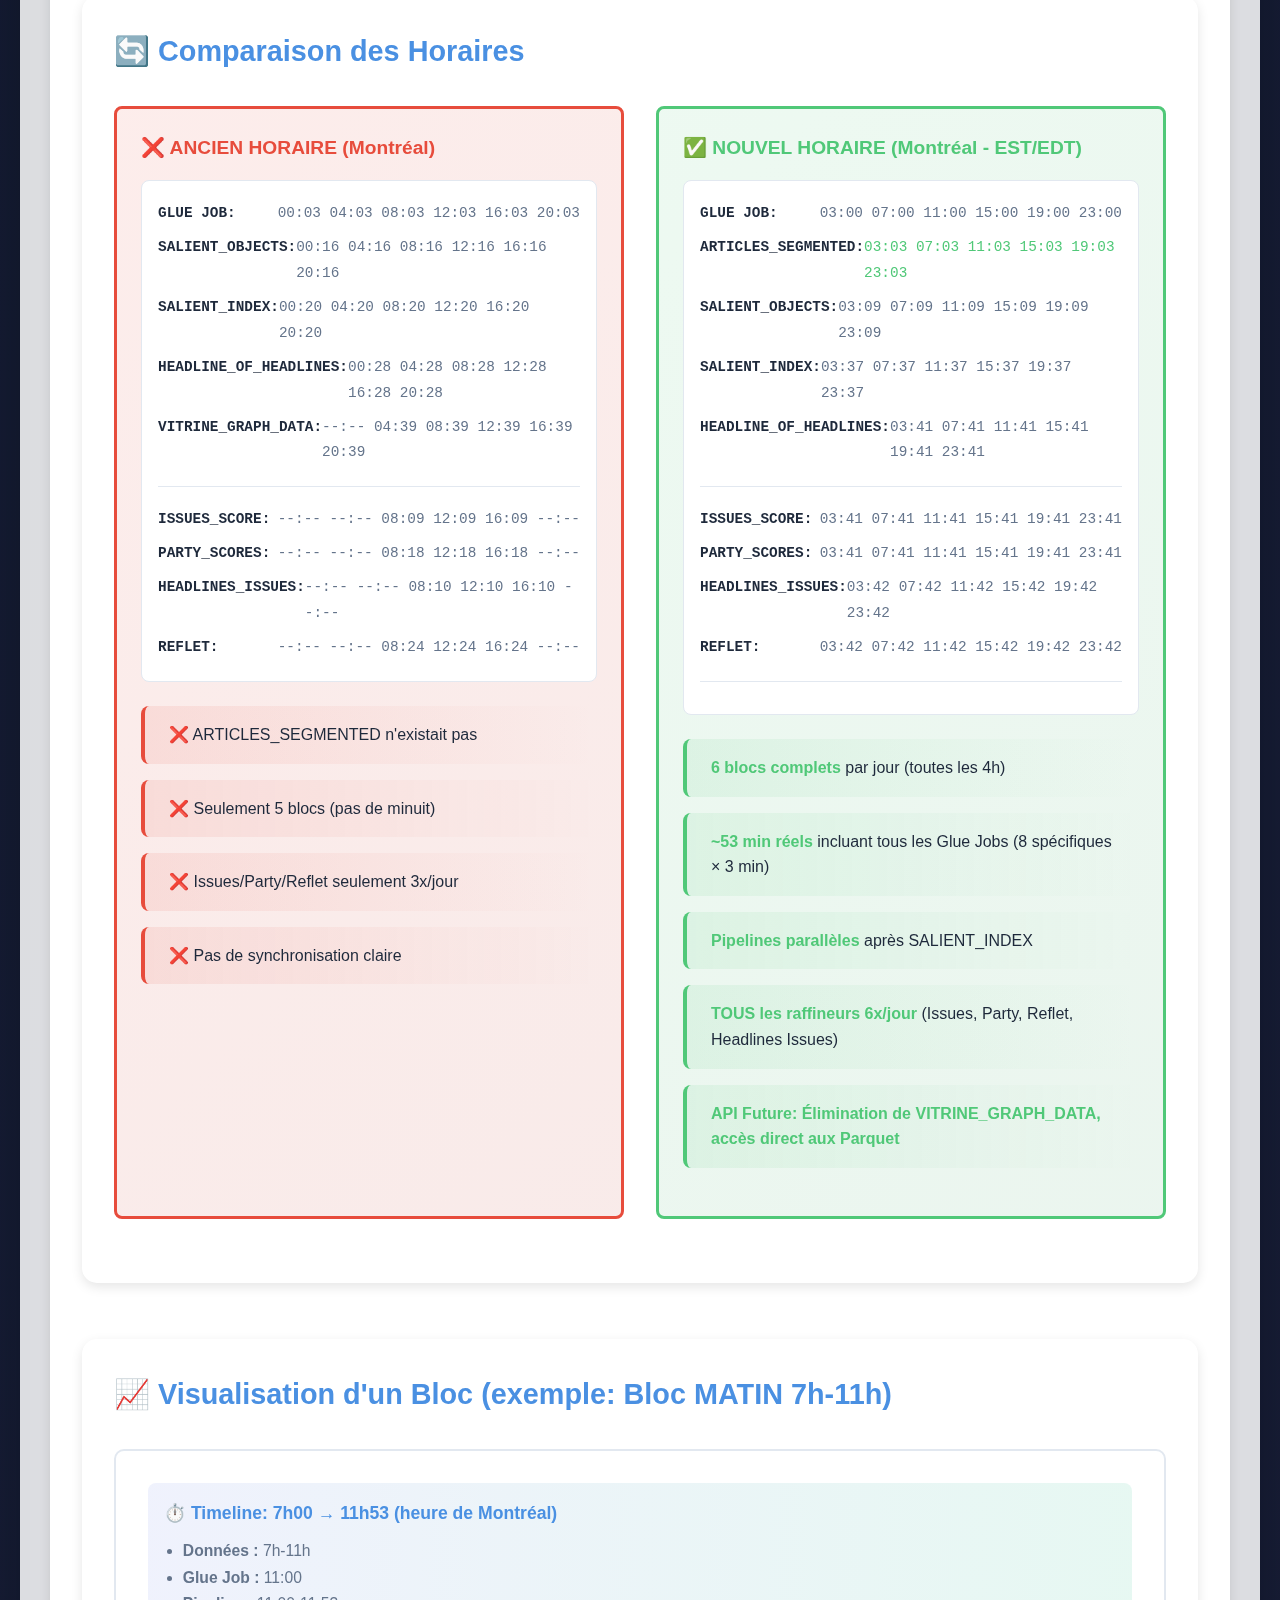
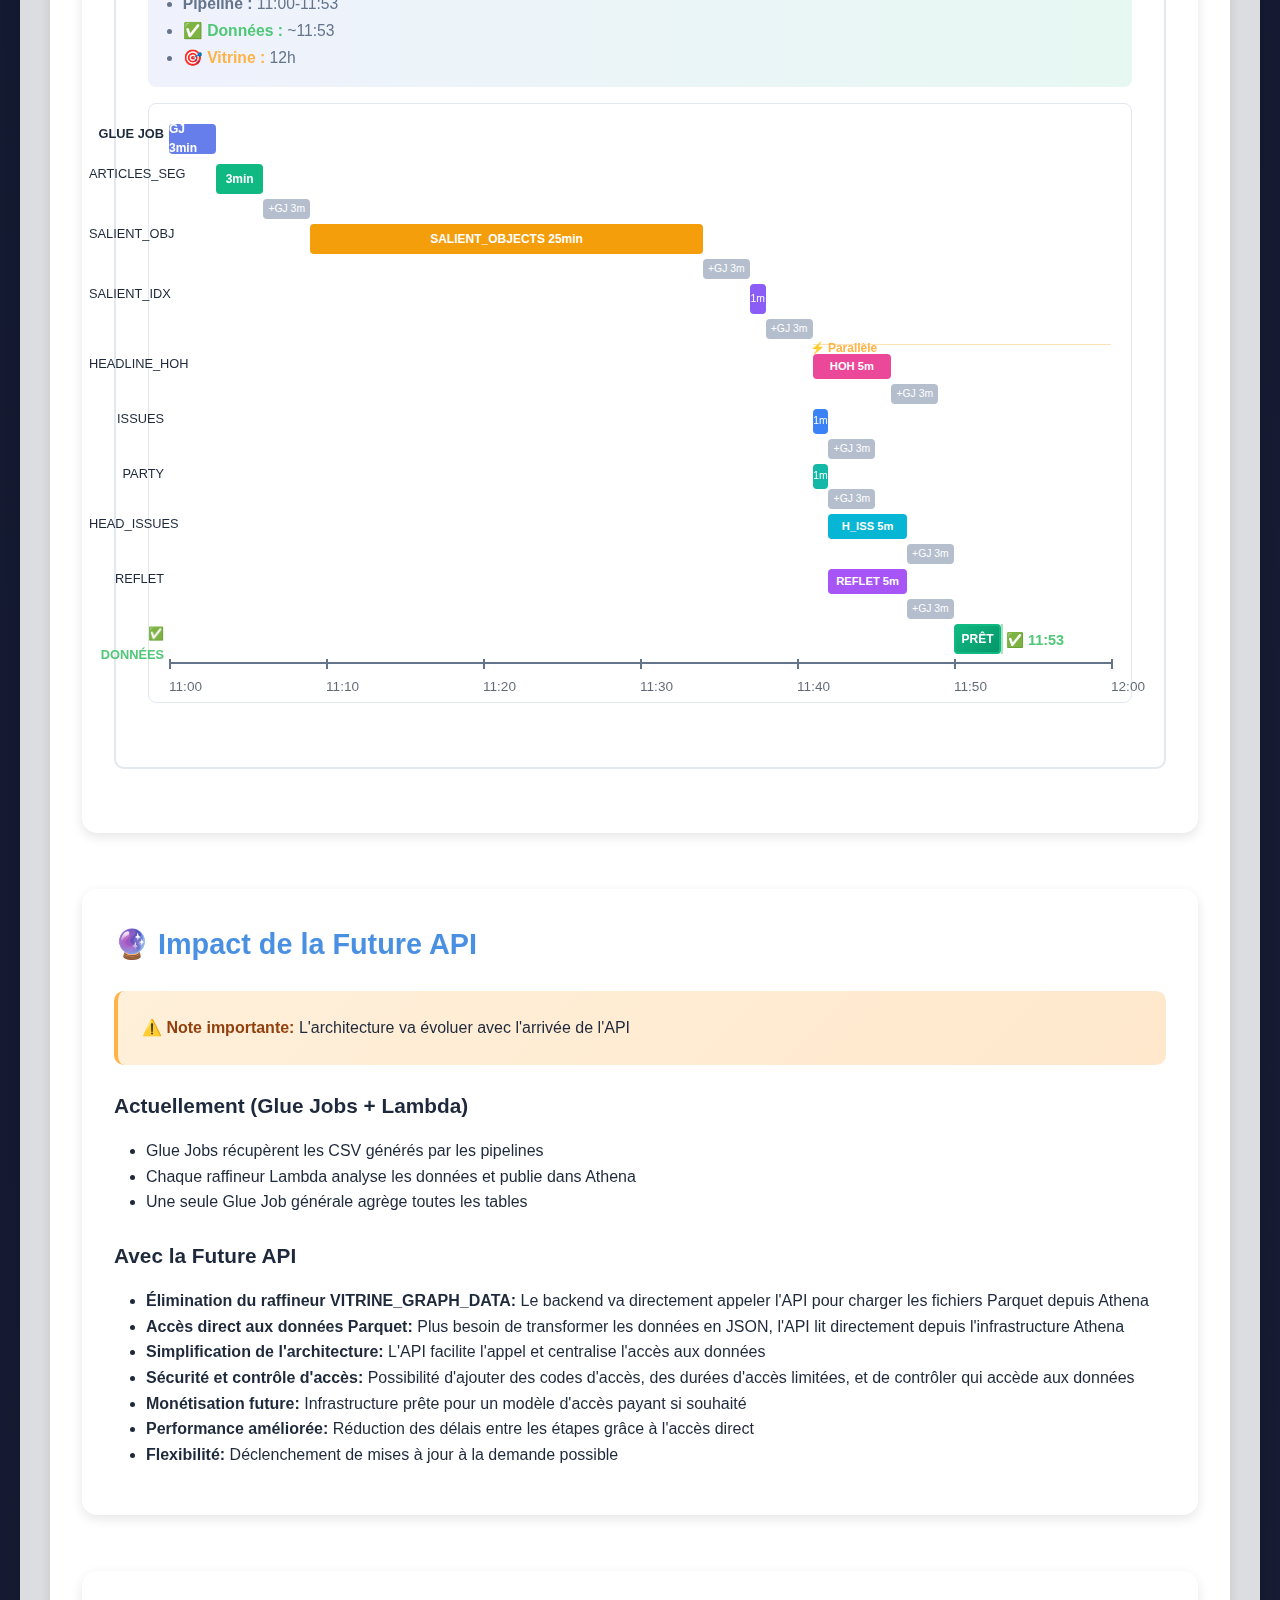
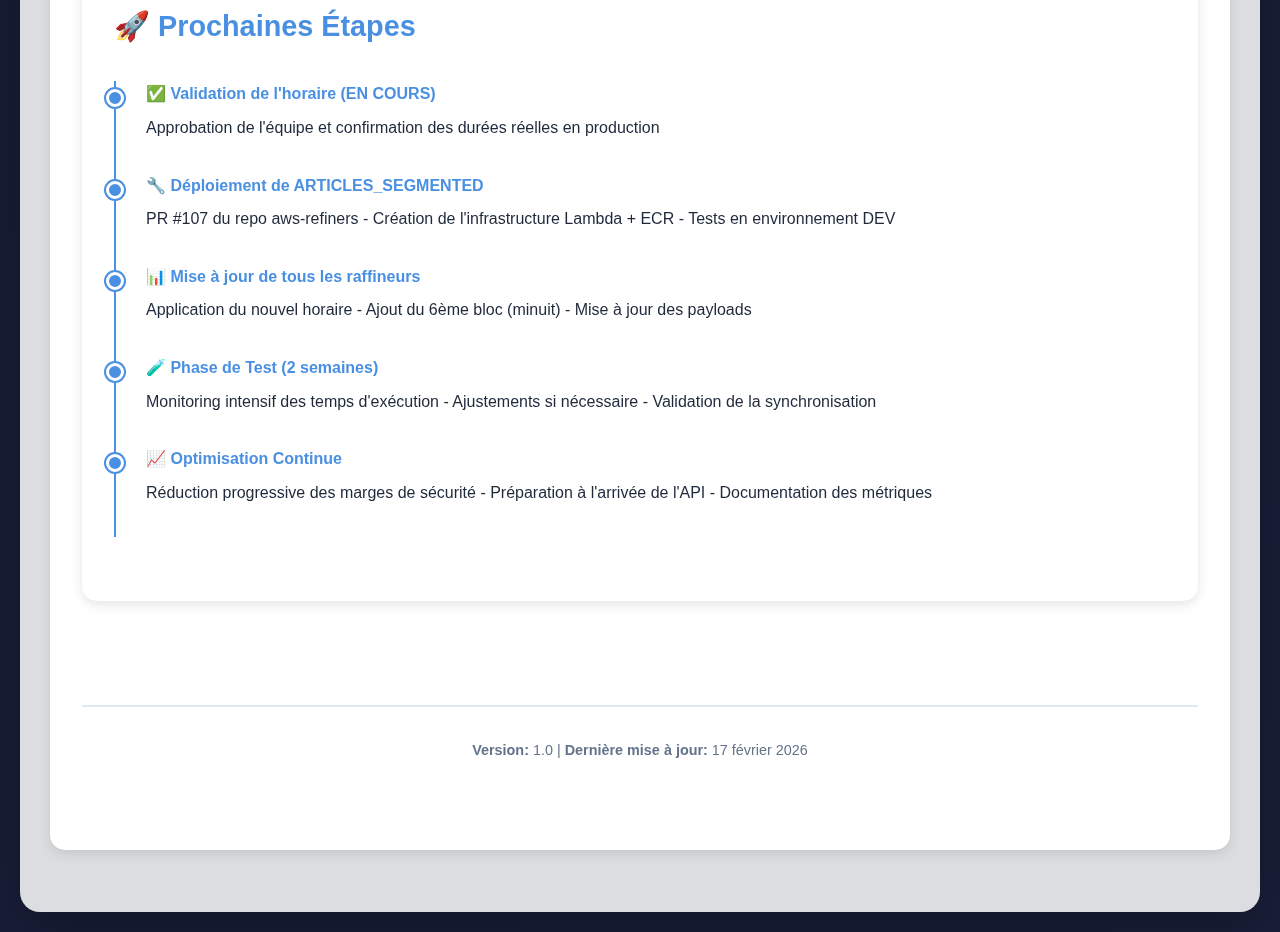
<file: documents/clessn/horaire-refiners-2026.html>
<!DOCTYPE html>
<html lang="fr">
<head>
    <meta charset="UTF-8">
    <meta name="viewport" content="width=device-width, initial-scale=1.0">
    <title>Présentation de la Vitrine Démocratique Bêta 2.0</title>
    <style>
        :root {
            --primary: #4A90E2;
            --primary-dark: #357ABD;
            --success: #50C878;
            --danger: #E74C3C;
            --warning: #FFB347;
            --bg-gradient-start: #667eea;
            --bg-gradient-end: #764ba2;
            --surface: #ffffff;
            --text: #1e293b;
            --text-light: #64748b;
            --border: #e2e8f0;
        }

        :root[data-theme="dark"] {
            --primary: #4A90E2;
            --primary-dark: #357ABD;
            --success: #50C878;
            --danger: #E74C3C;
            --warning: #FFB347;
            --bg-gradient-start: #1a1a2e;
            --bg-gradient-end: #16213e;
            --surface: #0f3460;
            --text: #e2e8f0;
            --text-light: #94a3b8;
            --border: #334155;
        }

        * {
            margin: 0;
            padding: 0;
            box-sizing: border-box;
        }

        body {
            font-family: 'Segoe UI', Tahoma, Geneva, Verdana, sans-serif;
            background: linear-gradient(135deg, var(--bg-gradient-start) 0%, var(--bg-gradient-end) 100%);
            color: var(--text);
            line-height: 1.6;
            min-height: 100vh;
            padding: 20px;
            transition: background 2.5s cubic-bezier(0.4, 0, 0.2, 1);
            position: relative;
            overflow-x: hidden;
        }

        /* Cycle jour/nuit animé au scroll */
        body::before {
            content: '';
            position: fixed;
            top: 0;
            left: 0;
            width: 100%;
            height: 100%;
            z-index: -2;
            opacity: 0;
            transition: opacity 2.5s cubic-bezier(0.4, 0, 0.2, 1);
            pointer-events: none;
        }

        /* Soleil/Lune décoratifs */
        body::after {
            content: '☀️';
            position: fixed;
            top: 10%;
            right: 10%;
            font-size: 80px;
            z-index: 3;
            opacity: 0.3;
            transition: all 2.5s cubic-bezier(0.4, 0, 0.2, 1);
            filter: drop-shadow(0 0 30px rgba(255, 200, 0, 0.5));
        }

        .container {
            max-width: 1800px;
            margin: 0 auto;
            background: rgba(255, 255, 255, 0.85);
            border-radius: 20px;
            padding: 30px;
            box-shadow: 0 20px 60px rgba(0, 0, 0, 0.3);
            transition: all 0.3s ease;
            position: relative;
            z-index: 2;
        }

        :root[data-theme="dark"] .container {
            background: rgba(15, 52, 96, 0.85);
        }

        /* Theme Toggle Button */
        .theme-toggle {
            position: fixed;
            top: 20px;
            right: 20px;
            background: var(--surface);
            border: 2px solid var(--border);
            border-radius: 50px;
            padding: 10px 20px;
            cursor: pointer;
            font-size: 20px;
            z-index: 1000;
            box-shadow: 0 4px 12px rgba(0, 0, 0, 0.2);
            transition: all 0.3s ease;
            display: flex;
            align-items: center;
            gap: 8px;
        }

        .theme-toggle:hover {
            transform: translateY(-2px);
            box-shadow: 0 6px 16px rgba(0, 0, 0, 0.3);
        }

        .theme-toggle-text {
            font-size: 12px;
            font-weight: 600;
            color: var(--text);
        }

        header {
            background: linear-gradient(135deg, var(--primary) 0%, var(--primary-dark) 100%);
            color: white;
            padding: 3rem 2rem;
            margin-bottom: 2rem;
            border-radius: 15px;
            box-shadow: 0 10px 25px rgba(74, 144, 226, 0.3);
        }

        h1 {
            font-size: 2.5rem;
            margin-bottom: 0.5rem;
        }

        .subtitle {
            font-size: 1.1rem;
            opacity: 0.9;
        }

        .meta {
            margin-top: 1rem;
            display: flex;
            gap: 2rem;
            flex-wrap: wrap;
        }

        .meta-item {
            display: flex;
            align-items: center;
            gap: 0.5rem;
        }

        .badge {
            background: rgba(255, 255, 255, 0.2);
            padding: 0.25rem 0.75rem;
            border-radius: 20px;
            font-size: 0.9rem;
        }

        .section {
            background: var(--surface);
            padding: 2rem;
            margin-bottom: 2rem;
            border-radius: 15px;
            box-shadow: 0 4px 12px rgba(0, 0, 0, 0.1);
            transition: all 0.3s ease;
        }

        .section:hover {
            /* transform: translateY(-2px); */
            box-shadow: 0 6px 16px rgba(0, 0, 0, 0.15);
        }

        h2 {
            font-size: 1.8rem;
            margin-bottom: 1.5rem;
            color: var(--primary);
            display: flex;
            align-items: center;
            gap: 0.5rem;
        }

        h3 {
            font-size: 1.3rem;
            margin: 1.5rem 0 1rem;
            color: var(--text);
        }

        .objectives {
            display: flex;
            flex-direction: column;
            gap: 1.5rem;
            margin: 1.5rem 0;
        }

        .objective-card {
            background: linear-gradient(135deg, rgba(74, 144, 226, 0.1) 0%, rgba(53, 122, 189, 0.1) 100%);
            padding: 1.5rem;
            border-radius: 10px;
            border-left: 4px solid var(--primary);
            transition: all 0.3s ease;
        }

        .objective-card:hover {
            /* transform: translateX(5px); */
            box-shadow: 0 4px 12px rgba(74, 144, 226, 0.2);
        }

        :root[data-theme="dark"] .objective-card {
            background: linear-gradient(135deg, rgba(74, 144, 226, 0.15) 0%, rgba(53, 122, 189, 0.15) 100%);
        }

        .objective-card h4 {
            color: var(--primary);
            margin-bottom: 0.5rem;
        }

        .pipeline-flow {
            background: linear-gradient(to right, rgba(248, 250, 252, 0.5), rgba(241, 245, 249, 0.5));
            padding: 2rem;
            border-radius: 10px;
            margin: 1rem 0;
            font-family: 'Courier New', monospace;
            overflow-x: auto;
            border: 2px solid var(--border);
        }

        :root[data-theme="dark"] .pipeline-flow {
            background: linear-gradient(to right, rgba(15, 52, 96, 0.3), rgba(22, 33, 62, 0.3));
        }

        .pipeline-step {
            margin: 0.5rem 0;
            padding: 0.8rem 1.2rem;
            background: var(--surface);
            border-radius: 8px;
            display: inline-block;
            box-shadow: 0 2px 6px rgba(0, 0, 0, 0.1);
            border: 2px solid var(--border);
            transition: all 0.3s ease;
        }

        .pipeline-step:hover {
            /* transform: scale(1.05); */
            box-shadow: 0 4px 12px rgba(74, 144, 226, 0.3);
            border-color: var(--primary);
        }

        .arrow {
            color: var(--primary);
            font-weight: bold;
            margin: 0.8rem 0;
            font-size: 2.5rem;
        }

        .duration-table {
            width: 100%;
            border-collapse: collapse;
            margin: 1.5rem 0;
        }

        .duration-table th,
        .duration-table td {
            padding: 1rem;
            text-align: left;
            border-bottom: 1px solid var(--border);
        }

        .duration-table th {
            background: var(--bg);
            font-weight: 600;
            color: var(--primary);
        }

        .duration-table tr:hover {
            background: var(--bg);
        }

        .schedule-compare {
            display: grid;
            grid-template-columns: 1fr 1fr;
            gap: 2rem;
            margin: 2rem 0;
        }

        @media (max-width: 768px) {
            .schedule-compare {
                grid-template-columns: 1fr;
            }
        }

        .schedule-box {
            border-radius: 8px;
            padding: 1.5rem;
            position: relative;
        }

        .schedule-old {
            background: linear-gradient(135deg, rgba(231, 76, 60, 0.1) 0%, rgba(192, 57, 43, 0.1) 100%);
            border: 3px solid var(--danger);
            transition: all 0.3s ease;
        }

        .schedule-old:hover {
            box-shadow: 0 6px 20px rgba(231, 76, 60, 0.3);
        }

        .schedule-new {
            background: linear-gradient(135deg, rgba(80, 200, 120, 0.1) 0%, rgba(58, 160, 95, 0.1) 100%);
            border: 3px solid var(--success);
            transition: all 0.3s ease;
        }

        .schedule-new:hover {
            box-shadow: 0 6px 20px rgba(80, 200, 120, 0.3);
        }

        :root[data-theme="dark"] .schedule-old {
            background: linear-gradient(135deg, rgba(231, 76, 60, 0.15) 0%, rgba(192, 57, 43, 0.15) 100%);
        }

        :root[data-theme="dark"] .schedule-new {
            background: linear-gradient(135deg, rgba(80, 200, 120, 0.15) 0%, rgba(58, 160, 95, 0.15) 100%);
        }

        .schedule-label {
            font-weight: 600;
            font-size: 1.2rem;
            margin-bottom: 1rem;
            display: flex;
            align-items: center;
            gap: 0.5rem;
        }

        .schedule-label.old {
            color: var(--danger);
        }

        .schedule-label.new {
            color: var(--success);
        }

        .time-block {
            font-family: 'Courier New', monospace;
            font-size: 0.9rem;
            line-height: 1.8;
            background: var(--surface);
            padding: 1rem;
            border-radius: 8px;
            margin: 0.5rem 0;
            border: 1px solid var(--border);
        }

        .time-line {
            display: flex;
            justify-content: space-between;
            padding: 0.25rem 0;
        }

        .refiner-name {
            font-weight: 600;
            color: var(--text);
        }

        .times {
            color: var(--text-light);
        }

        .improvements {
            display: grid;
            gap: 1rem;
            margin: 1.5rem 0;
        }

        .improvement-item {
            background: linear-gradient(to right, rgba(80, 200, 120, 0.1), transparent);
            border-left: 4px solid var(--success);
            padding: 1rem 1.5rem;
            border-radius: 8px;
            transition: all 0.3s ease;
        }

        .improvement-item:hover {
            /* transform: translateX(5px); */
            background: linear-gradient(to right, rgba(80, 200, 120, 0.15), transparent);
        }

        :root[data-theme="dark"] .improvement-item {
            background: linear-gradient(to right, rgba(80, 200, 120, 0.15), transparent);
        }

        .improvement-item strong {
            color: var(--success);
        }

        .problems {
            display: grid;
            gap: 1rem;
            margin: 1.5rem 0;
        }

        .problem-item {
            background: linear-gradient(to right, rgba(231, 76, 60, 0.1), transparent);
            border-left: 4px solid var(--danger);
            padding: 1rem 1.5rem;
            border-radius: 8px;
            transition: all 0.3s ease;
        }

        .problem-item:hover {
            /* transform: translateX(5px); */
            background: linear-gradient(to right, rgba(231, 76, 60, 0.15), transparent);
        }

        :root[data-theme="dark"] .problem-item {
            background: linear-gradient(to right, rgba(231, 76, 60, 0.15), transparent);
        }

        .problem-item::before {
            content: "❌ ";
        }

        .tabs {
            display: flex;
            gap: 1rem;
            margin-bottom: 1.5rem;
            border-bottom: 2px solid var(--border);
        }

        .tab {
            padding: 1rem 1.5rem;
            cursor: pointer;
            border: none;
            background: none;
            font-size: 1rem;
            color: var(--text-light);
            transition: all 0.3s;
            border-bottom: 3px solid transparent;
            border-radius: 8px 8px 0 0;
        }

        .tab:hover {
            color: var(--primary);
            background: rgba(74, 144, 226, 0.1);
        }

        .tab.active {
            color: var(--primary);
            border-bottom-color: var(--primary);
            background: rgba(74, 144, 226, 0.15);
            font-weight: 600;
        }

        .tab-content {
            display: none;
        }

        .tab-content.active {
            display: block;
        }

        .timeline {
            position: relative;
            padding-left: 2rem;
            margin: 2rem 0;
        }

        .timeline::before {
            content: '';
            position: absolute;
            left: 0;
            top: 0;
            bottom: 0;
            width: 2px;
            background: var(--primary);
        }

        .timeline-item {
            position: relative;
            padding-bottom: 2rem;
        }

        .timeline-item::before {
            content: '';
            position: absolute;
            left: -2.5rem;
            top: 0.5rem;
            width: 12px;
            height: 12px;
            border-radius: 50%;
            background: var(--primary);
            border: 3px solid white;
            box-shadow: 0 0 0 2px var(--primary);
        }

        .timeline-item h4 {
            color: var(--primary);
            margin-bottom: 0.5rem;
        }

        .highlight-box {
            background: linear-gradient(135deg, rgba(255, 179, 71, 0.2) 0%, rgba(255, 140, 0, 0.2) 100%);
            border-left: 4px solid var(--warning);
            padding: 1.5rem;
            border-radius: 10px;
            margin: 1.5rem 0;
            transition: all 0.3s ease;
        }

        .highlight-box:hover {
            /* transform: translateX(5px); */
            box-shadow: 0 4px 12px rgba(255, 179, 71, 0.3);
        }

        :root[data-theme="dark"] .highlight-box {
            background: linear-gradient(135deg, rgba(255, 179, 71, 0.15) 0%, rgba(255, 140, 0, 0.15) 100%);
        }

        .highlight-box strong {
            color: #92400e;
        }

        code {
            background: rgba(74, 144, 226, 0.1);
            padding: 0.2rem 0.6rem;
            border-radius: 4px;
            font-family: 'Courier New', monospace;
            font-size: 0.9em;
            color: var(--primary);
            border: 1px solid rgba(74, 144, 226, 0.2);
        }

        :root[data-theme="dark"] code {
            background: rgba(74, 144, 226, 0.2);
            border-color: rgba(74, 144, 226, 0.3);
        }

        pre {
            background: #1e293b;
            color: #e2e8f0;
            padding: 1.5rem;
            border-radius: 10px;
            overflow-x: auto;
            margin: 1rem 0;
            border: 2px solid #334155;
        }

        :root[data-theme="dark"] pre {
            background: #0f172a;
            border-color: #1e293b;
        }

        .visual-timeline {
            margin: 2rem 0;
            padding: 2rem;
            background: var(--surface);
            border-radius: 10px;
            border: 2px solid var(--border);
        }

        .hour-block {
            margin: 1.5rem 0;
            padding: 1.5rem;
            background: rgba(74, 144, 226, 0.05);
            border-radius: 8px;
            border: 1px solid var(--border);
            transition: all 0.3s ease;
        }

        .hour-block:hover {
            background: rgba(74, 144, 226, 0.1);
            box-shadow: 0 4px 12px rgba(74, 144, 226, 0.2);
        }

        :root[data-theme="dark"] .hour-block {
            background: rgba(74, 144, 226, 0.08);
        }

        :root[data-theme="dark"] .hour-block:hover {
            background: rgba(74, 144, 226, 0.12);
        }

        .hour-label {
            font-weight: 600;
            color: var(--primary);
            margin-bottom: 0.5rem;
            font-size: 1.1rem;
        }

        .refiner-timeline {
            display: flex;
            flex-direction: column;
            gap: 0.5rem;
            margin-top: 0.5rem;
        }

        .refiner-bar {
            display: flex;
            align-items: center;
            gap: 1rem;
        }

        .refiner-label {
            min-width: 200px;
            font-size: 0.9rem;
            font-weight: 500;
        }

        .bar-container {
            flex: 1;
            height: 24px;
            background: var(--border);
            border-radius: 4px;
            position: relative;
            overflow: hidden;
        }

        .bar-fill {
            height: 100%;
            background: linear-gradient(90deg, var(--primary), var(--primary-dark));
            border-radius: 4px;
            transition: width 0.5s ease;
            display: flex;
            align-items: center;
            padding: 0 0.5rem;
            color: white;
            font-size: 0.75rem;
            font-weight: 600;
        }

        footer {
            margin-top: 3rem;
            padding: 2rem;
            text-align: center;
            color: var(--text-light);
            font-size: 0.9rem;
            border-top: 2px solid var(--border);
        }

        @media print {
            body {
                background: white;
            }
            .theme-toggle {
                display: none;
            }
            .section {
                box-shadow: none;
                border: 1px solid var(--border);
                page-break-inside: avoid;
            }
        }

        @keyframes fadeIn {
            from { opacity: 0; }
            to { opacity: 1; }
        }

        @keyframes slideIn {
            from { transform: translateY(-20px); opacity: 0; }
            to { transform: translateY(0); opacity: 1; }
        }

        .fade-in {
            animation: fadeIn 0.5s ease-in;
        }

        .slide-in {
            animation: slideIn 0.5s ease-out;
        }

        /* Classes de cycle jour/nuit pour le scroll - Transitions fluides */
        body.phase-night-deep {
            --bg-gradient-start: #0a1628;
            --bg-gradient-end: #1a1f3a;
        }
        body.phase-night-deep::after {
            content: '🌙';
            top: 15%;
            opacity: 0.3;
            filter: drop-shadow(0 0 40px rgba(180, 190, 255, 0.5));
        }

        body.phase-sunrise {
            --bg-gradient-start: #2d4663;
            --bg-gradient-end: #4a6fa5;
        }
        body.phase-sunrise::after {
            content: '🌅';
            top: 18%;
            opacity: 0.35;
            filter: drop-shadow(0 0 45px rgba(255, 200, 150, 0.6));
        }

        body.phase-morning {
            --bg-gradient-start: #4a90e2;
            --bg-gradient-end: #6ba3d4;
        }
        body.phase-morning::after {
            content: '☀️';
            top: 12%;
            opacity: 0.35;
            filter: drop-shadow(0 0 50px rgba(255, 220, 120, 0.7));
        }

        body.phase-noon {
            --bg-gradient-start: #5ea3d9;
            --bg-gradient-end: #87bfe8;
        }
        body.phase-noon::after {
            content: '☀️';
            top: 10%;
            font-size: 90px;
            opacity: 0.4;
            filter: drop-shadow(0 0 60px rgba(255, 235, 140, 0.8));
        }

        body.phase-afternoon {
            --bg-gradient-start: #6b8cce;
            --bg-gradient-end: #8ba5d9;
        }
        body.phase-afternoon::after {
            content: '🌤️';
            top: 20%;
            opacity: 0.35;
            filter: drop-shadow(0 0 50px rgba(255, 210, 130, 0.7));
        }

        body.phase-sunset {
            --bg-gradient-start: #4a5f8e;
            --bg-gradient-end: #6a7dad;
        }
        body.phase-sunset::after {
            content: '🌆';
            top: 25%;
            opacity: 0.35;
            filter: drop-shadow(0 0 55px rgba(255, 180, 120, 0.7));
        }

        /* Étoiles décoratives pour les phases nocturnes */
        .stars {
            position: fixed;
            top: 0;
            left: 0;
            width: 100%;
            height: 100%;
            pointer-events: none;
            z-index: 1 !important;
            opacity: 0;
            transition: opacity 2.5s cubic-bezier(0.4, 0, 0.2, 1);
        }

        body.phase-night-deep .stars {
            opacity: 1;
        }

        body.phase-sunrise .stars {
            opacity: 0.4;
        }

        body.phase-sunset .stars {
            opacity: 0.3;
        }

        .star {
            position: absolute;
            width: 2px;
            height: 2px;
            background: white;
            border-radius: 50%;
            animation: twinkle 3s infinite;
        }

        @keyframes twinkle {
            0%, 100% { opacity: 0.3; }
            50% { opacity: 1; }
        }

        /* Indicateur de temps en haut à gauche */
        .time-indicator {
            position: fixed;
            top: 20px;
            left: 20px;
            background: rgba(255, 255, 255, 0.9);
            backdrop-filter: blur(10px);
            border-radius: 15px;
            padding: 15px 25px;
            box-shadow: 0 8px 32px rgba(0, 0, 0, 0.2);
            z-index: 99999 !important;
            border: 2px solid rgba(255, 255, 255, 0.3);
            pointer-events: none;
        }

        :root[data-theme="dark"] .time-indicator {
            background: rgba(15, 52, 96, 0.9);
            border-color: rgba(74, 144, 226, 0.3);
        }

        .time-indicator .emoji {
            font-size: 32px;
            display: block;
            text-align: center;
            margin-bottom: 8px;
            filter: drop-shadow(0 2px 4px rgba(0, 0, 0, 0.2));
        }

        .time-indicator .time {
            font-size: 18px;
            font-weight: 700;
            color: var(--primary);
            text-align: center;
        }

        .time-indicator .label {
            font-size: 11px;
            color: var(--text-light);
            text-align: center;
            margin-top: 4px;
            text-transform: uppercase;
            letter-spacing: 1px;
        }
    </style>
</head>
<body>
    <button class="theme-toggle" onclick="toggleTheme()" title="Changer le thème">
        <span id="theme-icon">🌙</span>
        <span class="theme-toggle-text">Mode Sombre</span>
    </button>

    <div class="container fade-in">
        <header>
            <h1>📅 Réforme des horaires de la Vitrine démocratique 1.0</h1>
            <p class="subtitle">Système de mise à jour 6 fois/jour - Architecture complète (Heure de Montréal)</p>
            <div class="meta">
                <div class="meta-item">
                    <span>📅</span>
                    <span class="badge">17 février 2026</span>
                </div>
                <div class="meta-item">
                    <span>🎯</span>
                    <span class="badge">6 blocs par jour</span>
                </div>
                <div class="meta-item">
                    <span>⏱️</span>
                    <span class="badge">~53 min de traitement</span>
                </div>
            </div>
        </header>

        <div class="section">
            <h2>🎯 Contexte et Objectifs</h2>
            
            <div class="objectives">
                <div class="objective-card">
                    <h4>Objectif Principal</h4>
                    <p>La Vitrine Démocratique se met à jour <strong>6 fois par jour</strong> (toutes les 4 heures) avec les dernières données des médias et analyses.</p>
                    <p style="margin-top: 0.5rem;"><strong>Modèle de fraîcheur:</strong> Les données collectées sur une fenêtre de 4h sont traitées et disponibles environ 53 minutes après le début du bloc.</p>
                    <p style="margin-top: 0.5rem; padding: 0.5rem; background: rgba(102, 126, 234, 0.1); border-radius: 4px;"><strong>Exemple:</strong> Bloc débute à <strong>11:00</strong> → Traitement ~53min → Données prêtes vers <strong>11:53</strong> (heure de Montréal)</p>
                    
                    <div style="margin-top: 1rem; padding: 1rem; background: linear-gradient(135deg, rgba(102, 126, 234, 0.1), rgba(16, 185, 129, 0.1)); border-radius: 8px; border: 2px solid var(--primary);">
                        <strong style="color: var(--primary);">⏱️ Horaire Complet (6 blocs/jour):</strong>
                        <div style="margin-top: 0.8rem; display: grid; grid-template-columns: repeat(auto-fit, minmax(200px, 1fr)); gap: 0.8rem;">
                            <div style="background: var(--surface); padding: 1rem; border-radius: 6px; border-left: 4px solid var(--primary); display: flex; flex-direction: column;">
                                <div style="font-size: 1.5rem; margin-bottom: 0.3rem;">🌙</div>
                                <div style="font-weight: 700; color: var(--primary); font-size: 1.1rem; margin-bottom: 0.3rem;">NUIT</div>
                                <div style="font-size: 0.85em; opacity: 0.7;">Données: 23h-3h</div>
                                <div style="font-size: 0.9em; margin-top: 0.5rem;">Glue Job: 03:00</div>
                                <div style="font-size: 0.9em;">Pipeline: 03:00-03:53</div>
                                <div style="font-size: 0.9em; color: var(--success); font-weight: 600;">✅ Données: ~03:53</div>
                                <div style="font-size: 0.9em; color: var(--warning); font-weight: 700; margin-top: auto; padding-top: 0.8rem; border-top: 1px solid var(--border);">🎯 Vitrine: 04h</div>
                            </div>
                            <div style="background: var(--surface); padding: 1rem; border-radius: 6px; border-left: 4px solid var(--primary); display: flex; flex-direction: column;">
                                <div style="font-size: 1.5rem; margin-bottom: 0.3rem;">🌅</div>
                                <div style="font-weight: 700; color: var(--primary); font-size: 1.1rem; margin-bottom: 0.3rem;">MATINÉE</div>
                                <div style="font-size: 0.85em; opacity: 0.7;">Données: 3h-7h</div>
                                <div style="font-size: 0.9em; margin-top: 0.5rem;">Glue Job: 07:00</div>
                                <div style="font-size: 0.9em;">Pipeline: 07:00-07:53</div>
                                <div style="font-size: 0.9em; color: var(--success); font-weight: 600;">✅ Données: ~07:53</div>
                                <div style="font-size: 0.9em; color: var(--warning); font-weight: 700; margin-top: auto; padding-top: 0.8rem; border-top: 1px solid var(--border);">🎯 Vitrine: 08h</div>
                            </div>
                            <div style="background: var(--surface); padding: 1rem; border-radius: 6px; border-left: 4px solid var(--primary); display: flex; flex-direction: column;">
                                <div style="font-size: 1.5rem; margin-bottom: 0.3rem;">☀️</div>
                                <div style="font-weight: 700; color: var(--primary); font-size: 1.1rem; margin-bottom: 0.3rem;">MATIN</div>
                                <div style="font-size: 0.85em; opacity: 0.7;">Données: 7h-11h</div>
                                <div style="font-size: 0.9em; margin-top: 0.5rem;">Glue Job: 11:00</div>
                                <div style="font-size: 0.9em;">Pipeline: 11:00-11:53</div>
                                <div style="font-size: 0.9em; color: var(--success); font-weight: 600;">✅ Données: ~11:53</div>
                                <div style="font-size: 0.9em; color: var(--warning); font-weight: 700; margin-top: auto; padding-top: 0.8rem; border-top: 1px solid var(--border);">🎯 Vitrine: 12h</div>
                            </div>
                            <div style="background: var(--surface); padding: 1rem; border-radius: 6px; border-left: 4px solid var(--primary); display: flex; flex-direction: column;">
                                <div style="font-size: 1.5rem; margin-bottom: 0.3rem;">☀️</div>
                                <div style="font-weight: 700; color: var(--primary); font-size: 1.1rem; margin-bottom: 0.3rem;">MIDI</div>
                                <div style="font-size: 0.85em; opacity: 0.7;">Données: 11h-15h</div>
                                <div style="font-size: 0.9em; margin-top: 0.5rem;">Glue Job: 15:00</div>
                                <div style="font-size: 0.9em;">Pipeline: 15:00-15:53</div>
                                <div style="font-size: 0.9em; color: var(--success); font-weight: 600;">✅ Données: ~15:53</div>
                                <div style="font-size: 0.9em; color: var(--warning); font-weight: 700; margin-top: auto; padding-top: 0.8rem; border-top: 1px solid var(--border);">🎯 Vitrine: 16h</div>
                            </div>
                            <div style="background: var(--surface); padding: 1rem; border-radius: 6px; border-left: 4px solid var(--primary); display: flex; flex-direction: column;">
                                <div style="font-size: 1.5rem; margin-bottom: 0.3rem;">🌤️</div>
                                <div style="font-weight: 700; color: var(--primary); font-size: 1.1rem; margin-bottom: 0.3rem;">APRÈS-MIDI</div>
                                <div style="font-size: 0.85em; opacity: 0.7;">Données: 15h-19h</div>
                                <div style="font-size: 0.9em; margin-top: 0.5rem;">Glue Job: 19:00</div>
                                <div style="font-size: 0.9em;">Pipeline: 19:00-19:53</div>
                                <div style="font-size: 0.9em; color: var(--success); font-weight: 600;">✅ Données: ~19:53</div>
                                <div style="font-size: 0.9em; color: var(--warning); font-weight: 700; margin-top: auto; padding-top: 0.8rem; border-top: 1px solid var(--border);">🎯 Vitrine: 20h</div>
                            </div>
                            <div style="background: var(--surface); padding: 1rem; border-radius: 6px; border-left: 4px solid var(--primary); display: flex; flex-direction: column;">
                                <div style="font-size: 1.5rem; margin-bottom: 0.3rem;">🌆</div>
                                <div style="font-weight: 700; color: var(--primary); font-size: 1.1rem; margin-bottom: 0.3rem;">SOIRÉE</div>
                                <div style="font-size: 0.85em; opacity: 0.7;">Données: 19h-23h</div>
                                <div style="font-size: 0.9em; margin-top: 0.5rem;">Glue Job: 23:00</div>
                                <div style="font-size: 0.9em;">Pipeline: 23:00-23:53</div>
                                <div style="font-size: 0.9em; color: var(--success); font-weight: 600;">✅ Données: ~23:53</div>
                                <div style="font-size: 0.9em; color: var(--warning); font-weight: 700; margin-top: auto; padding-top: 0.8rem; border-top: 1px solid var(--border);">🎯 Vitrine: 00h</div>
                            </div>
                        </div>

                    <div class="objective-card">
                    <h4>🔧 Architecture des Glue Jobs (ETL)</h4>
                    <p>Le pipeline utilise <strong>deux types de Glue Jobs</strong> AWS pour gérer l'extraction, la transformation et le chargement des données:</p>
                    
                    <div style="margin-top: 1rem; padding: 1rem; background: rgba(102, 126, 234, 0.1); border-radius: 8px;">
                        <strong style="color: var(--primary);">1️⃣ Glue Job GÉNÉRALE (toutes les 4h)</strong>
                        <ul style="margin-top: 0.5rem; padding-left: 1.5rem; font-size: 0.95em;">
                            <li>Récupère tous les CSV des extracteurs des 4 dernières heures</li>
                            <li>Agrège et consolide les données brutes</li>
                            <li>Point de départ du pipeline de transformation</li>
                            <li><strong>Durée:</strong> ~3 minutes</li>
                        </ul>
                    </div>
                    
                    <div style="margin-top: 1rem; padding: 1rem; background: rgba(16, 185, 129, 0.1); border-radius: 8px;">
                        <strong style="color: var(--success);">2️⃣ Glue Jobs SPÉCIFIQUES (après chaque raffineur)</strong>
                        <ul style="margin-top: 0.5rem; padding-left: 1.5rem; font-size: 0.95em;">
                            <li>Chaque raffineur a son propre Glue Job dédié</li>
                            <li>Écrit les résultats transformés vers Athena (tables SQL)</li>
                            <li>Permet la persistance et l'interrogation des données</li>
                            <li><strong>Durée:</strong> ~3 minutes chacun</li>
                            <li><strong>Total:</strong> 9 Glue Jobs spécifiques × 3 min = 27 min additionnelles</li>
                        </ul>
                    </div>
                    
                    <p style="margin-top: 1rem; padding: 0.8rem; background: rgba(241, 196, 15, 0.1); border-left: 4px solid var(--warning); border-radius: 4px; font-size: 0.95em;">
                        <strong>💡 Impact:</strong> Ces Glue Jobs ajoutent ~30 minutes au temps total du pipeline (~60 min au lieu de ~30 min de transformation pure).
                    </p>
                </div>

                <div class="objective-card">
                    <h4>🔬 Architecture Scientifique avec Modèles Locaux</h4>
                    <p><strong>TOUS les raffineurs</strong> utilisent maintenant <code>salient_index</code> comme source de vérité unique pour les scores de saillance.</p>
                    
                    <p style="margin-top: 1rem;"><strong>Pipeline scientifique en 4 étapes:</strong></p>
                    <ol style="margin-top: 0.5rem; padding-left: 2rem;">
                        <li><strong>ARTICLES_SEGMENTED (WTPSPLIT API):</strong>
                            <ul style="margin-top: 0.3rem; font-size: 0.95em;">
                                <li>Segmentation des phrases via API dédiée</li>
                                <li>Durée: 3 min</li>
                            </ul>
                        </li>
                        <li style="margin-top: 0.7rem;"><strong>SALIENT_OBJECTS (GLiNER v1 + gemma3:27b):</strong>
                            <ul style="margin-top: 0.3rem; font-size: 0.95em;">
                                <li><strong>Phase 1 - GLiNER v1:</strong> Extraction NER avec 18 labels (persons, locations, organizations, concepts, topics, events, products, brands, etc.)</li>
                                <li><strong>Phase 2 - gemma3:27b (Ollama):</strong> Normalisation + traduction bilingue EN↔FR dans un seul prompt</li>
                                <li>Cache 20-40% sur normalisation</li>
                                <li>Traitement en 2 phases évite loading/unloading des modèles</li>
                                <li>Durée: 25 min (modèles locaux plus lents mais reproductibles)</li>
                            </ul>
                        </li>
                        <li style="margin-top: 0.7rem;"><strong>PARTY_SCORE (Classification):</strong>
                            <ul style="margin-top: 0.3rem; font-size: 0.95em;">
                                <li>Lit <code>salient_index</code> (ne recalcule PAS les scores)</li>
                                <li>Modèles: Canadian political parties + sentiment analysis</li>
                                <li>Auto-parallélisation côté serveur</li>
                                <li>Durée: 1 min</li>
                            </ul>
                        </li>
                        <li style="margin-top: 0.7rem;"><strong>ISSUES_SCORE (Enjeux du CAPP):</strong>
                            <ul style="margin-top: 0.3rem; font-size: 0.95em;">
                                <li>Lit <code>salient_index</code> (ne recalcule PAS les scores)</li>
                                <li>Modèle: Multi-label classification (20+ thèmes CAP)</li>
                                <li>Auto-parallélisation côté serveur</li>
                                <li>Durée: 1 min</li>
                            </ul>
                        </li>
                    </ol>
                    
                    <p style="margin-top: 1rem; padding: 0.8rem; background: rgba(241, 196, 15, 0.15); border-left: 4px solid var(--warning); border-radius: 4px;">
                        <strong style="color: var(--warning);">⚖️ Trade-off:</strong> Plus lent que GPT-4 (~25 min vs ~2 min), mais scientifiquement rigoureux, reproductible, et traçable.<br>
                        <strong style="color: var(--success); margin-top: 0.5rem; display: block;">💡 Objectif d'optimisation continue:</strong> Réduire le délai de traitement en améliorant les performances des modèles locaux et l'architecture du pipeline.
                    </p>
                </div>
            </div>
        </div>

        <div class="section">
            <h2>📊 Architecture Complète des Pipelines (6x/jour)</h2>
            <p style="margin-bottom: 2rem; font-size: 1.05rem;">Vue d'ensemble du flux complet, de la collecte des données jusqu'à la publication de la Vitrine:</p>
            
            <div class="pipeline-flow">
                <!-- PHASE 1: PRÉPARATION -->
                <div style="background: linear-gradient(to right, rgba(102, 126, 234, 0.05), transparent); padding: 1.5rem; border-radius: 1rem; margin-bottom: 2rem;">
                    <h3 style="color: var(--primary); margin-bottom: 1rem;">🔧 PHASE 1: Préparation des Données (Séquentiel - ~41 min)</h3>
                    
                    <div class="pipeline-step" style="background: linear-gradient(to right, rgba(102, 126, 234, 0.15), transparent); border-left: 4px solid var(--primary);">
                        <strong>GLUE JOB GÉNÉRALE</strong> <span style="color: var(--primary);">[DÉBUT]</span> <span style="color: var(--text-light);">(3 min)</span>
                        <div style="font-size: 0.85em; margin-top: 0.3rem; opacity: 0.8;">→ Traite le bloc du Matin (7:00-11:00)</div>
                        <div style="font-size: 0.85em; opacity: 0.8;">→ Démarre à <strong>03:00, 07:00, 11:00, 15:00, 19:00, 23:00</strong> (heure de Montréal)</div>
                        <div style="font-size: 0.85em; opacity: 0.8; color: var(--success); font-weight: 600;">→ ✅ TERMINE à XX:03</div>
                    </div>
                    
                    <div class="arrow">↓</div>
                    
                    <div class="pipeline-step">
                        <strong>RADAR_ARTICLES_SEGMENTED</strong> <span style="color: var(--success);">[NOUVEAU]</span> <span style="color: var(--text-light);">(3 min)</span>
                        <div style="font-size: 0.85em; margin-top: 0.3rem; opacity: 0.8;">→ API WTPSPLIT: segmentation des phrases</div>
                        <div style="font-size: 0.85em; opacity: 0.8;">→ Input: <code>glue_job_general</code> (9 colonnes)</div>
                        <div style="font-size: 0.85em; opacity: 0.8;">→ Output: <code>articles_segmented</code> (16 colonnes)</div>
                        <div style="font-size: 0.85em; opacity: 0.8; color: var(--success); font-weight: 600;">→ ✅ TERMINE à XX:09</div>
                    </div>
                    
                    <div class="arrow">↓</div>
                    
                    <div class="pipeline-step" style="opacity: 0.8;">
                        <strong>Glue Job spécifique</strong> <span style="color: var(--text-light);">(3 min)</span>
                        <div style="font-size: 0.85em; margin-top: 0.3rem; opacity: 0.8;">→ Écriture vers Athena</div>
                        <div style="font-size: 0.85em; opacity: 0.8; color: var(--success); font-weight: 600;">→ ✅ TERMINE à XX:12</div>
                    </div>
                    
                    <div class="arrow">↓</div>
                    
                    <div class="pipeline-step">
                        <strong>RADAR_SALIENT_OBJECTS</strong> <span style="color: var(--warning);">[MODIFIÉ]</span> <span style="color: var(--text-light);">(25 min)</span>
                        <div style="font-size: 0.85em; margin-top: 0.3rem; opacity: 0.8;">→ Modèle: GLiNER v1 (NER - 18 labels)</div>
                        <div style="font-size: 0.85em; opacity: 0.8;">→ Modèle: gemma3:27b (Normalisation + traduction bilingue)</div>
                        <div style="font-size: 0.85em; opacity: 0.8;">→ Input: <code>articles_segmented</code> (16 colonnes)</div>
                        <div style="font-size: 0.85em; opacity: 0.8;">→ Output: <code>salient_headlines_objects</code> (20 colonnes)</div>
                        <div style="font-size: 0.85em; opacity: 0.8; color: var(--warning);">→ Cache: 20-40% hits | Traitement en 2 phases évite loading/unloading des modèles</div>
                        <div style="font-size: 0.85em; opacity: 0.8; color: var(--success); font-weight: 600;">→ ✅ TERMINE à XX:37</div>
                    </div>
                    
                    <div class="arrow">↓</div>
                    
                    <div class="pipeline-step" style="opacity: 0.8;">
                        <strong>Glue Job spécifique</strong> <span style="color: var(--text-light);">(3 min)</span>
                        <div style="font-size: 0.85em; margin-top: 0.3rem; opacity: 0.8;">→ Écriture vers Athena</div>
                        <div style="font-size: 0.85em; opacity: 0.8; color: var(--success); font-weight: 600;">→ ✅ TERMINE à XX:40</div>
                    </div>
                    
                    <div class="arrow">↓</div>
                    
                    <div class="pipeline-step" style="background: linear-gradient(to right, rgba(102, 126, 234, 0.15), transparent); border-left: 4px solid var(--primary);">
                        <strong>SALIENT_INDEX</strong> <span style="color: var(--primary);">⭐ SOURCE DE VÉRITÉ</span> <span style="color: var(--text-light);">(1 min)</span>
                        <div style="font-size: 0.85em; margin-top: 0.3rem; opacity: 0.8;">→ CALCULE les scores de saillance UNE SEULE FOIS (jamais recalculé)</div>
                        <div style="font-size: 0.85em; opacity: 0.8;">→ Input: <code>salient_headlines_objects</code> (20 colonnes)</div>
                        <div style="font-size: 0.85em; opacity: 0.8;">→ Output: <code>salient_index</code> (20 colonnes AVEC scores)</div>
                        <div style="font-size: 0.85em; opacity: 0.8; color: var(--success); font-weight: 600;">→ ✅ TERMINE à XX:41</div>
                    </div>
                    
                    <div class="arrow">↓</div>
                    
                    <div class="pipeline-step" style="opacity: 0.8;">
                        <strong>Glue Job spécifique</strong> <span style="color: var(--text-light);">(3 min)</span>
                        <div style="font-size: 0.85em; margin-top: 0.3rem; opacity: 0.8;">→ Écriture vers Athena</div>
                        <div style="font-size: 0.85em; opacity: 0.8; color: var(--success); font-weight: 600;">→ ✅ TERMINE à XX:44 - Point de départ pour TOUT l'enrichissement</div>
                    </div>
                </div>

                <!-- PHASE 2: ENRICHISSEMENT -->
                <div style="background: linear-gradient(to right, rgba(241, 196, 15, 0.05), transparent); padding: 1.5rem; border-radius: 1rem; margin-bottom: 2rem;">
                    <h3 style="color: var(--warning); margin-bottom: 1rem;">⚡ PHASE 2: Enrichissement (Parallèle après XX:44 - max 8 min)</h3>
                    <p style="margin-bottom: 1rem; opacity: 0.9;"><strong>Tous ces pipelines</strong> démarrent en même temps après SALIENT_INDEX et lisent <code>salient_index</code>. <strong>Chaque pipeline a son Glue Job spécifique (+3 min)</strong>:</p>
                    
                    <div style="display: grid; grid-template-columns: repeat(auto-fit, minmax(350px, 1fr)); gap: 1rem; margin-top: 1rem;">
                        <div class="pipeline-step">
                            <strong>HEADLINE_OF_HEADLINES</strong> <span style="color: var(--text-light);">(5 min + 3 min GJ)</span>
                            <div style="font-size: 0.85em; margin-top: 0.3rem; opacity: 0.8;">→ Lit <code>salient_index</code></div>
                            <div style="font-size: 0.85em; opacity: 0.8;">→ Génère les titres de headlines</div>
                            <div style="font-size: 0.85em; opacity: 0.8;">→ + Glue Job spécifique (3 min)</div>
                        </div>
                        
                        <div class="pipeline-step">
                            <strong>ISSUES_SCORE</strong> <span style="color: var(--text-light);">(1 min + 3 min GJ)</span>
                            <div style="font-size: 0.85em; margin-top: 0.3rem; opacity: 0.8;">→ Lit <code>salient_index</code> (20 colonnes)</div>
                            <div style="font-size: 0.85em; opacity: 0.8;">→ Modèle: Enjeux du CAPP (multi-label, 20+ thèmes)</div>
                            <div style="font-size: 0.85em; opacity: 0.8;">→ Output: <code>issues_score</code> (30 colonnes)</div>
                            <div style="font-size: 0.85em; opacity: 0.8;">→ + Glue Job spécifique (3 min)</div>
                        </div>
                        
                        <div class="pipeline-step">
                            <strong>PARTY_SCORES</strong> <span style="color: var(--text-light);">(1 min + 3 min GJ)</span>
                            <div style="font-size: 0.85em; margin-top: 0.3rem; opacity: 0.8;">→ Lit <code>salient_index</code> (20 colonnes)</div>
                            <div style="font-size: 0.85em; opacity: 0.8;">→ Modèles: Canadian parties + sentiment</div>
                            <div style="font-size: 0.85em; opacity: 0.8;">→ Output: <code>party_score</code> (24 colonnes)</div>
                            <div style="font-size: 0.85em; opacity: 0.8;">→ + Glue Job spécifique (3 min)</div>
                        </div>
                        
                        <div class="pipeline-step">
                            <strong>HEADLINES_ISSUES</strong> <span style="color: var(--text-light);">(5 min + 3 min GJ)</span>
                            <div style="font-size: 0.85em; margin-top: 0.3rem; opacity: 0.8;">→ Lit <code>issues_score</code></div>
                            <div style="font-size: 0.85em; opacity: 0.8;">→ Attend ISSUES_SCORE</div>
                            <div style="font-size: 0.85em; opacity: 0.8;">→ + Glue Job spécifique (3 min)</div>
                        </div>
                        
                        <div class="pipeline-step">
                            <strong>REFLET</strong> <span style="color: var(--text-light);">(5 min + 3 min GJ)</span>
                            <div style="font-size: 0.85em; margin-top: 0.3rem; opacity: 0.8;">→ Lit <code>salient_index</code>, <code>issues_score</code>, <code>party_score</code></div>
                            <div style="font-size: 0.85em; opacity: 0.8;">→ Attend ISSUES_SCORE + PARTY_SCORES</div>
                            <div style="font-size: 0.85em; opacity: 0.8;">→ + Glue Job spécifique (3 min)</div>
                        </div>
                    </div>
                    
                    <div class="highlight-box" style="margin-top: 1rem;">
                        <strong>⚡ Innovation majeure:</strong> Un seul calcul de saillance dans SALIENT_INDEX, réutilisé par tous. Auto-parallélisation côté serveur pour les modèles de classification.
                    </div>
                </div>

                <!-- PHASE 3: PUBLICATION -->
                <div style="background: linear-gradient(to right, rgba(16, 185, 129, 0.05), transparent); padding: 1.5rem; border-radius: 1rem;">
                    <h3 style="color: var(--success); margin-bottom: 1rem;">🚀 PHASE 3: Données Prêtes (~XX:53)</h3>
                    
                    <div class="pipeline-step">
                        <strong>Tous les enrichissements terminés</strong>
                        <div style="font-size: 0.85em; margin-top: 0.3rem; opacity: 0.8;">→ Tous les pipelines d'enrichissement terminés (~XX:53)</div>
                        <div style="font-size: 0.85em; opacity: 0.8;">→ Toutes les tables Athena disponibles avec leurs Glue Jobs</div>
                    </div>
                    
                    <div class="arrow">↓</div>
                    
                    <div class="pipeline-step" style="background: linear-gradient(to right, rgba(16, 185, 129, 0.15), transparent); border-left: 4px solid var(--success);">
                        <strong>ACTUELLEMENT: VITRINE_GRAPH_DATA</strong> <span style="color: var(--warning);">[TEMPORAIRE]</span> <span style="color: var(--text-light);">(3 min)</span>
                        <div style="font-size: 0.85em; margin-top: 0.3rem; opacity: 0.8;">→ Agrège toutes les tables enrichies</div>
                        <div style="font-size: 0.85em; opacity: 0.8;">→ Génère les données JSON pour la visualisation</div>
                        <div style="font-size: 0.85em; opacity: 0.8; color: var(--success); font-weight: 600;">→ ✅ VITRINE PRÊTE environ 1h après le début du bloc</div>
                    </div>
                    
                    <div class="arrow">↓</div>
                    
                    <div class="pipeline-step" style="background: linear-gradient(to right, rgba(74, 144, 226, 0.15), transparent); border-left: 4px solid var(--primary);">
                        <strong>FUTURE API: Accès Direct</strong> <span style="color: var(--primary);">[PROCHAINEMENT]</span>
                        <div style="font-size: 0.85em; margin-top: 0.3rem; opacity: 0.8;">→ <strong>Élimination de VITRINE_GRAPH_DATA</strong></div>
                        <div style="font-size: 0.85em; opacity: 0.8;">→ Le backend appellera l'API directement</div>
                        <div style="font-size: 0.85em; opacity: 0.8;">→ L'API chargera les fichiers Parquet depuis Athena</div>
                        <div style="font-size: 0.85em; opacity: 0.8;">→ Plus besoin de transformation JSON</div>
                        <div style="font-size: 0.85em; opacity: 0.8;">→ Sécurité, contrôle d'accès, et monétisation possibles</div>
                        <div style="font-size: 0.85em; opacity: 0.8; color: var(--success); font-weight: 600;">→ ✅ VITRINE PRÊTE dès ~XX:53 (gain de 7 min)</div>
                    </div>
                    
                    <div class="highlight-box" style="margin-top: 1rem; background: linear-gradient(135deg, rgba(16, 185, 129, 0.1), rgba(102, 126, 234, 0.1));">
                        <strong>🎯 Modèle de fraîcheur:</strong> Les données collectées sur chaque fenêtre de 4h sont traitées et disponibles <strong>environ 53 minutes après le début du bloc</strong>.<br>
                        <span style="font-size: 0.9em; margin-top: 0.5rem; display: block; opacity: 0.9;">Exemple: bloc débute à <strong>11:00</strong> → traitement ~53min → données prêtes vers <strong>11:53</strong> (heure de Montréal)</span><br>
                        <span style="font-size: 0.9em; margin-top: 0.5rem; display: block; opacity: 0.9; color: var(--primary); font-weight: 600;">🔮 Avec l'API: données prêtes vers <strong>11:53</strong> directement (élimination de VITRINE_GRAPH_DATA)</span>
                    </div>
                </div>
            </div>
            
            <div class="highlight-box" style="margin-top: 2rem;">
                <strong>⏱️ Durée totale du bloc:</strong> ~53 minutes incluant tous les Glue Jobs spécifiques (Préparation ~41min incluant 3 GJ + Enrichissement parallèle max 8min incluant 5 GJ)<br>
                <strong>🔮 Avec l'API future:</strong> VITRINE_GRAPH_DATA sera éliminé, le backend accédera directement aux Parquet via l'API<br>
                <span style="font-size: 0.9em; margin-top: 0.5rem; display: block; opacity: 0.9;"><strong>💡 Optimisation continue:</strong> Ces temps reflètent notre architecture actuelle avec modèles locaux. L'objectif reste de réduire ce délai en optimisant les modèles et les performances.</span>
            </div>
        </div>

        <div class="section">
            <h2>📅 Pipelines Hebdomadaires & Mensuels</h2>
            <p>Versions weekly/monthly des analyses, exécutées une fois par jour (15h30-15h45 EST) <span style="color: var(--warning); font-weight: 600;">— À valider</span> :</p>
            <ul style="margin: 1rem 0; padding-left: 2rem;">
                <li><strong>Weekly (à valider):</strong> Issues, Headlines Issues, Party Scores, Reflet</li>
                <li><strong>Monthly (à valider):</strong> Issues, Headlines Issues, Party Scores, Reflet</li>
            </ul>

            <h3 style="margin-top: 2rem;">📊 Pipelines Spéciaux</h3>
                <ul style="margin: 1rem 0; padding-left: 2rem;">
                    <li><strong>HOT_20:</strong> Vendredis à 11h30 EST</li>
                    <li><strong>SONAR:</strong> Quotidien à 07h00 EST</li>
                    <li><strong>SONAR_HEATMAPS:</strong> Mercredis à 07h30 EST</li>
                </ul>
        </div>

        <div class="section">
            <h2>📋 Durées Mesurées (AWS Monitoring)</h2>
            <p style="margin-bottom: 1rem; opacity: 0.9;">Temps d'exécution réels observés en production (exemple: bloc Glue Job à 11:00):</p>
            <table class="duration-table">
                <thead>
                    <tr>
                        <th>Raffineur / Glue Job</th>
                        <th>Durée Réelle</th>
                        <th>Heure (ex: 11:00)</th>
                        <th>Notes</th>
                    </tr>
                </thead>
                <tbody>
                    <tr>
                        <td>GLUE JOB GÉNÉRALE</td>
                        <td>3 min</td>
                        <td>11:00</td>
                        <td>Traite le bloc du Matin (7:00-11:00)</td>
                    </tr>
                    <tr>
                        <td>ARTICLES_SEGMENTED</td>
                        <td>3 min</td>
                        <td>11:03</td>
                        <td>API WTPSPLIT</td>
                    </tr>
                    <tr style="opacity: 0.7;">
                        <td>+ Glue Job spécifique</td>
                        <td>3 min</td>
                        <td>11:06</td>
                        <td>Écriture Athena</td>
                    </tr>
                    <tr>
                        <td>SALIENT_OBJECTS</td>
                        <td><strong>25 min</strong></td>
                        <td>11:09</td>
                        <td>GLiNER v1 + gemma3:27b</td>
                    </tr>
                    <tr style="opacity: 0.7;">
                        <td>+ Glue Job spécifique</td>
                        <td>3 min</td>
                        <td>11:34</td>
                        <td>Écriture Athena</td>
                    </tr>
                    <tr>
                        <td>SALIENT_INDEX</td>
                        <td>1 min</td>
                        <td>11:37</td>
                        <td>Calcul scores saillance</td>
                    </tr>
                    <tr style="opacity: 0.7;">
                        <td>+ Glue Job spécifique</td>
                        <td>3 min</td>
                        <td>11:38</td>
                        <td>Écriture Athena</td>
                    </tr>
                    <tr style="background: rgba(241, 196, 15, 0.1);">
                        <td colspan="4" style="text-align: center; font-weight: 600; color: var(--warning);">⚡ Enrichissement (parallèle)</td>
                    </tr>
                    <tr>
                        <td>HEADLINE_OF_HEADLINES</td>
                        <td>5 min</td>
                        <td>11:41</td>
                        <td>Génération titres</td>
                    </tr>
                    <tr style="opacity: 0.7;">
                        <td>+ Glue Job spécifique</td>
                        <td>3 min</td>
                        <td>11:46</td>
                        <td>Écriture Athena</td>
                    </tr>
                    <tr>
                        <td>ISSUES_SCORE</td>
                        <td>1 min</td>
                        <td>11:41</td>
                        <td>Classification Enjeux du CAPP</td>
                    </tr>
                    <tr style="opacity: 0.7;">
                        <td>+ Glue Job spécifique</td>
                        <td>3 min</td>
                        <td>11:42</td>
                        <td>Écriture Athena</td>
                    </tr>
                    <tr>
                        <td>PARTY_SCORES</td>
                        <td>1 min</td>
                        <td>11:41</td>
                        <td>Partis + sentiment</td>
                    </tr>
                    <tr style="opacity: 0.7;">
                        <td>+ Glue Job spécifique</td>
                        <td>3 min</td>
                        <td>11:42</td>
                        <td>Écriture Athena</td>
                    </tr>
                    <tr>
                        <td>HEADLINES_ISSUES</td>
                        <td>5 min</td>
                        <td>11:42</td>
                        <td>Attend ISSUES_SCORE</td>
                    </tr>
                    <tr style="opacity: 0.7;">
                        <td>+ Glue Job spécifique</td>
                        <td>3 min</td>
                        <td>11:47</td>
                        <td>Écriture Athena</td>
                    </tr>
                    <tr>
                        <td>REFLET</td>
                        <td>5 min</td>
                        <td>11:42</td>
                        <td>Attend ISSUES + PARTY</td>
                    </tr>
                    <tr style="opacity: 0.7;">
                        <td>+ Glue Job spécifique</td>
                        <td>3 min</td>
                        <td>11:47</td>
                        <td>Écriture Athena</td>
                    </tr>
                    <tr style="background: rgba(16, 185, 129, 0.1);">
                        <td colspan="4" style="text-align: center; font-weight: 600; color: var(--success);">🚀 Données Prêtes (~11:53)</td>
                    </tr>
                    <tr style="opacity: 0.5; text-decoration: line-through;">
                        <td>VITRINE_GRAPH_DATA</td>
                        <td>3 min</td>
                        <td>--:--</td>
                        <td style="color: var(--warning);">Sera éliminé avec l'API (accès direct Parquet)</td>
                    </tr>
                    <tr>
                        <td colspan="4" style="padding: 0.5rem; font-size: 0.9em; color: var(--primary); font-weight: 600;">
                            ✅ Avec l'API: Données disponibles directement via Athena Parquet à ~11:53
                        </td>
                    </tr>
                    <tr style="background: rgba(241, 196, 15, 0.1);">
                        <td colspan="4" style="text-align: center; font-weight: 600; color: var(--warning);">📅 Pipelines Hebdomadaires & Mensuels (1x/jour à 15h30 EST)</td>
                    </tr>
                    <tr>
                        <td>ISSUES_SCORE_WEEKLY</td>
                        <td>~1 min</td>
                        <td>15:30</td>
                        <td>Agrégation hebdomadaire <span style="color: var(--warning); font-weight: 600;">— À valider</span></td>
                    </tr>
                    <tr>
                        <td>ISSUES_SCORE_MONTHLY</td>
                        <td>~1 min</td>
                        <td>15:31</td>
                        <td>Agrégation mensuelle <span style="color: var(--warning); font-weight: 600;">— À valider</span></td>
                    </tr>
                    <tr>
                        <td>PARTY_SCORES_WEEKLY</td>
                        <td>~1 min</td>
                        <td>15:32</td>
                        <td>Scores partis hebdo <span style="color: var(--warning); font-weight: 600;">— À valider</span></td>
                    </tr>
                    <tr>
                        <td>PARTY_SCORES_MONTHLY</td>
                        <td>~1 min</td>
                        <td>15:33</td>
                        <td>Scores partis mensuel <span style="color: var(--warning); font-weight: 600;">— À valider</span></td>
                    </tr>
                    <tr>
                        <td>HEADLINES_ISSUES_WEEKLY</td>
                        <td>~5 min</td>
                        <td>15:34</td>
                        <td>Headlines hebdo <span style="color: var(--warning); font-weight: 600;">— À valider</span></td>
                    </tr>
                    <tr>
                        <td>HEADLINES_ISSUES_MONTHLY</td>
                        <td>~5 min</td>
                        <td>15:39</td>
                        <td>Headlines mensuel <span style="color: var(--warning); font-weight: 600;">— À valider</span></td>
                    </tr>
                    <tr>
                        <td>REFLET_WEEKLY</td>
                        <td>~5 min</td>
                        <td>15:44</td>
                        <td>Reflet hebdomadaire <span style="color: var(--warning); font-weight: 600;">— À valider</span></td>
                    </tr>
                    <tr>
                        <td>REFLET_MONTHLY</td>
                        <td>~5 min</td>
                        <td>15:49</td>
                        <td>Reflet mensuel <span style="color: var(--warning); font-weight: 600;">— À valider</span></td>
                    </tr>
                    <tr style="background: rgba(147, 51, 234, 0.1);">
                        <td colspan="4" style="text-align: center; font-weight: 600; color: #9333ea;">🎯 Pipelines Spéciaux</td>
                    </tr>
                    <tr>
                        <td>HOT_20</td>
                        <td>~5 min</td>
                        <td>11:30</td>
                        <td>Vendredis 11h30 EST</td>
                    </tr>
                    <tr>
                        <td>SONAR</td>
                        <td>~3 min</td>
                        <td>07:00</td>
                        <td>Quotidien 07h00 EST</td>
                    </tr>
                    <tr>
                        <td>SONAR_HEATMAPS</td>
                        <td>~5 min</td>
                        <td>07:03</td>
                        <td>Mercredis 07h30 EST</td>
                    </tr>
                </tbody>
            </table>
            
            <div class="highlight-box" style="margin-top: 1.5rem;">
                <strong>💡 Note:</strong> Chaque raffineur a son propre Glue Job spécifique qui écrit les résultats vers Athena. Ces 3 minutes s'ajoutent à chaque étape du pipeline.
            </div>
        </div>

        <div class="section">
            <h2>🔄 Comparaison des Horaires</h2>
            
            <div class="schedule-compare">
                <div class="schedule-box schedule-old">
                    <div class="schedule-label old">❌ ANCIEN HORAIRE (Montréal)</div>
                    <div class="time-block">
                        <div class="time-line">
                            <span class="refiner-name">GLUE JOB:</span>
                            <span class="times">00:03  04:03  08:03  12:03  16:03  20:03</span>
                        </div>
                        <div class="time-line">
                            <span class="refiner-name">SALIENT_OBJECTS:</span>
                            <span class="times">00:16  04:16  08:16  12:16  16:16  20:16</span>
                        </div>
                        <div class="time-line">
                            <span class="refiner-name">SALIENT_INDEX:</span>
                            <span class="times">00:20  04:20  08:20  12:20  16:20  20:20</span>
                        </div>
                        <div class="time-line">
                            <span class="refiner-name">HEADLINE_OF_HEADLINES:</span>
                            <span class="times">00:28  04:28  08:28  12:28  16:28  20:28</span>
                        </div>
                        <div class="time-line">
                            <span class="refiner-name">VITRINE_GRAPH_DATA:</span>
                            <span class="times">--:--  04:39  08:39  12:39  16:39  20:39</span>
                        </div>
                        <hr style="margin: 1rem 0; border: none; border-top: 1px solid var(--border);">
                        <div class="time-line">
                            <span class="refiner-name">ISSUES_SCORE:</span>
                            <span class="times">--:--  --:--  08:09  12:09  16:09  --:--</span>
                        </div>
                        <div class="time-line">
                            <span class="refiner-name">PARTY_SCORES:</span>
                            <span class="times">--:--  --:--  08:18  12:18  16:18  --:--</span>
                        </div>
                        <div class="time-line">
                            <span class="refiner-name">HEADLINES_ISSUES:</span>
                            <span class="times">--:--  --:--  08:10  12:10  16:10  --:--</span>
                        </div>
                        <div class="time-line">
                            <span class="refiner-name">REFLET:</span>
                            <span class="times">--:--  --:--  08:24  12:24  16:24  --:--</span>
                        </div>
                    </div>

                    <div class="problems">
                        <div class="problem-item">ARTICLES_SEGMENTED n'existait pas</div>
                        <div class="problem-item">Seulement 5 blocs (pas de minuit)</div>
                        <div class="problem-item">Issues/Party/Reflet seulement 3x/jour</div>
                        <div class="problem-item">Pas de synchronisation claire</div>
                    </div>
                </div>

                <div class="schedule-box schedule-new">
                    <div class="schedule-label new">✅ NOUVEL HORAIRE (Montréal - EST/EDT)</div>
                    <div class="time-block">
                        <div class="time-line">
                            <span class="refiner-name">GLUE JOB:</span>
                            <span class="times">03:00  07:00  11:00  15:00  19:00  23:00</span>
                        </div>
                        <div class="time-line">
                            <span class="refiner-name">ARTICLES_SEGMENTED:</span>
                            <span class="times" style="color: var(--success);">03:03  07:03  11:03  15:03  19:03  23:03</span>
                        </div>
                        <div class="time-line">
                            <span class="refiner-name">SALIENT_OBJECTS:</span>
                            <span class="times">03:09  07:09  11:09  15:09  19:09  23:09</span>
                        </div>
                        <div class="time-line">
                            <span class="refiner-name">SALIENT_INDEX:</span>
                            <span class="times">03:37  07:37  11:37  15:37  19:37  23:37</span>
                        </div>
                        <div class="time-line">
                            <span class="refiner-name">HEADLINE_OF_HEADLINES:</span>
                            <span class="times">03:41  07:41  11:41  15:41  19:41  23:41</span>
                        </div>
                        <hr style="margin: 1rem 0; border: none; border-top: 1px solid var(--border);">
                        <div class="time-line">
                            <span class="refiner-name">ISSUES_SCORE:</span>
                            <span class="times">03:41  07:41  11:41  15:41  19:41  23:41</span>
                        </div>
                        <div class="time-line">
                            <span class="refiner-name">PARTY_SCORES:</span>
                            <span class="times">03:41  07:41  11:41  15:41  19:41  23:41</span>
                        </div>
                        <div class="time-line">
                            <span class="refiner-name">HEADLINES_ISSUES:</span>
                            <span class="times">03:42  07:42  11:42  15:42  19:42  23:42</span>
                        </div>
                        <div class="time-line">
                            <span class="refiner-name">REFLET:</span>
                            <span class="times">03:42  07:42  11:42  15:42  19:42  23:42</span>
                        </div>
                        <hr style="margin: 1rem 0; border: none; border-top: 1px solid var(--border);">

                    </div>

                    <div class="improvements">
                        <div class="improvement-item"><strong>6 blocs complets</strong> par jour (toutes les 4h)</div>
                        <div class="improvement-item"><strong>~53 min réels</strong> incluant tous les Glue Jobs (8 spécifiques × 3 min)</div>
                        <div class="improvement-item"><strong>Pipelines parallèles</strong> après SALIENT_INDEX</div>
                        <div class="improvement-item"><strong>TOUS les raffineurs 6x/jour</strong> (Issues, Party, Reflet, Headlines Issues)</div>
                        <div class="improvement-item" style="color: var(--success); font-weight: 600;"><strong>API Future:</strong> Élimination de VITRINE_GRAPH_DATA, accès direct aux Parquet</div>
                    </div>
                </div>
            </div>
        </div>

        <div class="section">
            <h2>📈 Visualisation d'un Bloc (exemple: Bloc MATIN 7h-11h)</h2>
            <div class="visual-timeline">
                <div style="margin-bottom: 2rem;">
                    <div style="display: flex; align-items: center; margin-bottom: 1rem; padding: 1rem; background: linear-gradient(to right, rgba(102, 126, 234, 0.1), rgba(16, 185, 129, 0.1)); border-radius: 8px;">
                        <div style="flex: 1;">
                            <div style="font-weight: 700; font-size: 1.1rem; color: var(--primary);">⏱️ Timeline: 7h00 → 11h53 (heure de Montréal)</div>
                            <ul style="margin: 0.7em 0 0 1.2em; font-size: 0.98em; color: var(--text-light); line-height: 1.7;">
                                <li><strong>Données :</strong> 7h-11h</li>
                                <li><strong>Glue Job :</strong> 11:00</li>
                                <li><strong>Pipeline :</strong> 11:00-11:53</li>
                                <li><span style='color: var(--success); font-weight: 600;'>✅ Données :</span> ~11:53</li>
                                <li><span style='color: var(--warning); font-weight: 700;'>🎯 Vitrine :</span> 12h</li>
                            </ul>
                        </div>
                    </div>
                    
                    <!-- Timeline horizontal avec heures sur l'axe X -->
                    <div style="position: relative; height: 600px; padding: 20px; background: var(--surface); border-radius: 8px; border: 1px solid var(--border);">
                        <!-- Axe X avec marqueurs d'heures -->
                        <div style="position: absolute; bottom: 10px; left: 20px; right: 20px; height: 30px; border-top: 2px solid var(--text-light);">
                            <div style="position: absolute; left: 0%; top: -5px; width: 2px; height: 10px; background: var(--text-light);"></div>
                            <div style="position: absolute; left: 0%; top: 12px; font-size: 0.85em; opacity: 0.7;">11:00</div>
                            
                            <div style="position: absolute; left: 16.67%; top: -5px; width: 2px; height: 10px; background: var(--text-light);"></div>
                            <div style="position: absolute; left: 16.67%; top: 12px; font-size: 0.85em; opacity: 0.7;">11:10</div>
                            
                            <div style="position: absolute; left: 33.33%; top: -5px; width: 2px; height: 10px; background: var(--text-light);"></div>
                            <div style="position: absolute; left: 33.33%; top: 12px; font-size: 0.85em; opacity: 0.7;">11:20</div>
                            
                            <div style="position: absolute; left: 50%; top: -5px; width: 2px; height: 10px; background: var(--text-light);"></div>
                            <div style="position: absolute; left: 50%; top: 12px; font-size: 0.85em; opacity: 0.7;">11:30</div>
                            
                            <div style="position: absolute; left: 66.67%; top: -5px; width: 2px; height: 10px; background: var(--text-light);"></div>
                            <div style="position: absolute; left: 66.67%; top: 12px; font-size: 0.85em; opacity: 0.7;">11:40</div>
                            
                            <div style="position: absolute; left: 83.33%; top: -5px; width: 2px; height: 10px; background: var(--text-light);"></div>
                            <div style="position: absolute; left: 83.33%; top: 12px; font-size: 0.85em; opacity: 0.7;">11:50</div>
                            
                            <div style="position: absolute; left: 100%; top: -5px; width: 2px; height: 10px; background: var(--text-light);"></div>
                            <div style="position: absolute; left: 100%; top: 12px; font-size: 0.85em; opacity: 0.7;">12:00</div>
                        </div>
                        
                        <!-- Barres des raffineurs -->
                        <div style="position: absolute; top: 20px; left: 20px; right: 20px; height: 540px;">
                            <!-- GLUE JOB: 11:00-11:03 (0-5%) -->
                            <div style="position: absolute; top: 0px; left: 0%; width: 5%; height: 30px; background: #667eea; border-radius: 4px; display: flex; align-items: center; justify-content: center; font-size: 0.75em; color: white; font-weight: 600;">GJ 3min</div>
                            <div style="position: absolute; top: 0px; left: -80px; width: 75px; font-size: 0.8em; font-weight: 600; text-align: right;">GLUE JOB</div>
                            
                            <!-- ARTICLES_SEGMENTED: 11:03-11:06 (5-10%) -->
                            <div style="position: absolute; top: 40px; left: 5%; width: 5%; height: 30px; background: #10b981; border-radius: 4px; display: flex; align-items: center; justify-content: center; font-size: 0.75em; color: white; font-weight: 600;">3min</div>
                            <div style="position: absolute; top: 40px; left: -80px; width: 75px; font-size: 0.8em; text-align: right;">ARTICLES_SEG</div>
                            
                            <!-- Glue Job spécifique: 11:06-11:09 (10-15%) -->
                            <div style="position: absolute; top: 75px; left: 10%; width: 5%; height: 20px; background: #94a3b8; border-radius: 4px; opacity: 0.7; display: flex; align-items: center; justify-content: center; font-size: 0.65em; color: white;">+GJ 3m</div>
                            
                            <!-- SALIENT_OBJECTS: 11:09-11:34 (15-56.67%) -->
                            <div style="position: absolute; top: 100px; left: 15%; width: 41.67%; height: 30px; background: #f59e0b; border-radius: 4px; display: flex; align-items: center; justify-content: center; font-size: 0.75em; color: white; font-weight: 600;">SALIENT_OBJECTS 25min</div>
                            <div style="position: absolute; top: 100px; left: -80px; width: 75px; font-size: 0.8em; text-align: right;">SALIENT_OBJ</div>
                            
                            <!-- Glue Job spécifique: 11:34-11:37 (56.67-61.67%) -->
                            <div style="position: absolute; top: 135px; left: 56.67%; width: 5%; height: 20px; background: #94a3b8; border-radius: 4px; opacity: 0.7; display: flex; align-items: center; justify-content: center; font-size: 0.65em; color: white;">+GJ 3m</div>
                            
                            <!-- SALIENT_INDEX: 11:37-11:38 (61.67-63.33%) -->
                            <div style="position: absolute; top: 160px; left: 61.67%; width: 1.67%; height: 30px; background: #8b5cf6; border-radius: 4px; display: flex; align-items: center; justify-content: center; font-size: 0.65em; color: white;">1m</div>
                            <div style="position: absolute; top: 160px; left: -80px; width: 75px; font-size: 0.8em; text-align: right;">SALIENT_IDX</div>
                            
                            <!-- Glue Job spécifique: 11:38-11:41 (63.33-68.33%) -->
                            <div style="position: absolute; top: 195px; left: 63.33%; width: 5%; height: 20px; background: #94a3b8; border-radius: 4px; opacity: 0.7; display: flex; align-items: center; justify-content: center; font-size: 0.65em; color: white;">+GJ 3m</div>
                            
                            <!-- Enrichissement parallèle (démarrent à 11:41 = 68.33%) -->
                            <div style="position: absolute; top: 220px; left: 68.33%; width: calc(100% - 68.33%); height: 1px; background: #f59e0b; opacity: 0.3;"></div>
                            <div style="position: absolute; top: 215px; left: 68%; font-size: 0.75em; color: var(--warning); font-weight: 600;">⚡ Parallèle</div>
                            
                            <!-- HEADLINE_OF_HEADLINES: 11:41-11:46 (68.33-76.67%) -->
                            <div style="position: absolute; top: 230px; left: 68.33%; width: 8.33%; height: 25px; background: #ec4899; border-radius: 4px; display: flex; align-items: center; justify-content: center; font-size: 0.7em; color: white; font-weight: 600;">HOH 5m</div>
                            <div style="position: absolute; top: 230px; left: -80px; width: 75px; font-size: 0.8em; text-align: right;">HEADLINE_HOH</div>
                            
                            <!-- Glue Job HOH: 11:46-11:49 (76.67-81.67%) -->
                            <div style="position: absolute; top: 260px; left: 76.67%; width: 5%; height: 20px; background: #94a3b8; border-radius: 4px; opacity: 0.7; display: flex; align-items: center; justify-content: center; font-size: 0.65em; color: white;">+GJ 3m</div>
                            
                            <!-- ISSUES_SCORE: 11:41-11:42 (68.33-70%) -->
                            <div style="position: absolute; top: 285px; left: 68.33%; width: 1.67%; height: 25px; background: #3b82f6; border-radius: 4px; display: flex; align-items: center; justify-content: center; font-size: 0.65em; color: white;">1m</div>
                            <div style="position: absolute; top: 285px; left: -80px; width: 75px; font-size: 0.8em; text-align: right;">ISSUES</div>
                            
                            <!-- Glue Job ISSUES: 11:42-11:45 (70-75%) -->
                            <div style="position: absolute; top: 315px; left: 70%; width: 5%; height: 20px; background: #94a3b8; border-radius: 4px; opacity: 0.7; display: flex; align-items: center; justify-content: center; font-size: 0.65em; color: white;">+GJ 3m</div>
                            
                            <!-- PARTY_SCORES: 11:41-11:42 (68.33-70%) -->
                            <div style="position: absolute; top: 340px; left: 68.33%; width: 1.67%; height: 25px; background: #14b8a6; border-radius: 4px; display: flex; align-items: center; justify-content: center; font-size: 0.65em; color: white;">1m</div>
                            <div style="position: absolute; top: 340px; left: -80px; width: 75px; font-size: 0.8em; text-align: right;">PARTY</div>
                            
                            <!-- Glue Job PARTY: 11:42-11:45 (70-75%) -->
                            <div style="position: absolute; top: 365px; left: 70%; width: 5%; height: 20px; background: #94a3b8; border-radius: 4px; opacity: 0.7; display: flex; align-items: center; justify-content: center; font-size: 0.65em; color: white;">+GJ 3m</div>
                            
                            <!-- HEADLINES_ISSUES: 11:42-11:47 (70-78.33%) -->
                            <div style="position: absolute; top: 390px; left: 70%; width: 8.33%; height: 25px; background: #06b6d4; border-radius: 4px; display: flex; align-items: center; justify-content: center; font-size: 0.7em; color: white; font-weight: 600;">H_ISS 5m</div>
                            <div style="position: absolute; top: 390px; left: -80px; width: 75px; font-size: 0.8em; text-align: right;">HEAD_ISSUES</div>
                            
                            <!-- Glue Job HEADLINES_ISSUES: 11:47-11:50 (78.33-83.33%) -->
                            <div style="position: absolute; top: 420px; left: 78.33%; width: 5%; height: 20px; background: #94a3b8; border-radius: 4px; opacity: 0.7; display: flex; align-items: center; justify-content: center; font-size: 0.65em; color: white;">+GJ 3m</div>
                            
                            <!-- REFLET: 11:42-11:47 (70-78.33%) -->
                            <div style="position: absolute; top: 445px; left: 70%; width: 8.33%; height: 25px; background: #a855f7; border-radius: 4px; display: flex; align-items: center; justify-content: center; font-size: 0.7em; color: white; font-weight: 600;">REFLET 5m</div>
                            <div style="position: absolute; top: 445px; left: -80px; width: 75px; font-size: 0.8em; text-align: right;">REFLET</div>
                            
                            <!-- Glue Job REFLET: 11:47-11:50 (78.33-83.33%) -->
                            <div style="position: absolute; top: 475px; left: 78.33%; width: 5%; height: 20px; background: #94a3b8; border-radius: 4px; opacity: 0.7; display: flex; align-items: center; justify-content: center; font-size: 0.65em; color: white;">+GJ 3m</div>
                            
                            <!-- Fin du pipeline - Données prêtes (11:50-11:53 = 83.33-88.33%) -->
                            <div style="position: absolute; top: 500px; left: 83.33%; width: 5%; height: 30px; background: linear-gradient(135deg, #10b981, #059669); border-radius: 4px; display: flex; align-items: center; justify-content: center; font-size: 0.75em; color: white; font-weight: 600; border: 2px solid #10b981;">PRÊT</div>
                            <div style="position: absolute; top: 500px; left: -80px; width: 75px; font-size: 0.8em; text-align: right; color: var(--success); font-weight: 700;">✅ DONNÉES</div>
                            

                            
                            <!-- Ligne de fin (11:53) -->
                            <div style="position: absolute; top: 500px; left: 88.33%; width: 2px; height: 30px; background: var(--success); opacity: 0.5;"></div>
                            <div style="position: absolute; top: 505px; left: calc(88.33% + 5px); font-size: 0.9em; color: var(--success); font-weight: 700;">✅ 11:53</div>
                        </div>
                    </div>
                </div>
            </div>
        </div>

        <div class="section">
            <h2>🔮 Impact de la Future API</h2>
            
            <div class="highlight-box">
                <strong>⚠️ Note importante:</strong> L'architecture va évoluer avec l'arrivée de l'API
            </div>

            <h3>Actuellement (Glue Jobs + Lambda)</h3>
            <ul style="margin: 1rem 0; padding-left: 2rem;">
                <li>Glue Jobs récupèrent les CSV générés par les pipelines</li>
                <li>Chaque raffineur Lambda analyse les données et publie dans Athena</li>
                <li>Une seule Glue Job générale agrège toutes les tables</li>
            </ul>

            <h3>Avec la Future API</h3>
            <ul style="margin: 1rem 0; padding-left: 2rem;">
                <li><strong>Élimination du raffineur VITRINE_GRAPH_DATA:</strong> Le backend va directement appeler l'API pour charger les fichiers Parquet depuis Athena</li>
                <li><strong>Accès direct aux données Parquet:</strong> Plus besoin de transformer les données en JSON, l'API lit directement depuis l'infrastructure Athena</li>
                <li><strong>Simplification de l'architecture:</strong> L'API facilite l'appel et centralise l'accès aux données</li>
                <li><strong>Sécurité et contrôle d'accès:</strong> Possibilité d'ajouter des codes d'accès, des durées d'accès limitées, et de contrôler qui accède aux données</li>
                <li><strong>Monétisation future:</strong> Infrastructure prête pour un modèle d'accès payant si souhaité</li>
                <li><strong>Performance améliorée:</strong> Réduction des délais entre les étapes grâce à l'accès direct</li>
                <li><strong>Flexibilité:</strong> Déclenchement de mises à jour à la demande possible</li>
            </ul>
        </div>

        <div class="section">
            <h2>🚀 Prochaines Étapes</h2>
            
            <div class="timeline">
                <div class="timeline-item">
                    <h4>✅ Validation de l'horaire (EN COURS)</h4>
                    <p>Approbation de l'équipe et confirmation des durées réelles en production</p>
                </div>
                
                <div class="timeline-item">
                    <h4>🔧 Déploiement de ARTICLES_SEGMENTED</h4>
                    <p>PR #107 du repo aws-refiners - Création de l'infrastructure Lambda + ECR - Tests en environnement DEV</p>
                </div>
                
                <div class="timeline-item">
                    <h4>📊 Mise à jour de tous les raffineurs</h4>
                    <p>Application du nouvel horaire - Ajout du 6ème bloc (minuit) - Mise à jour des payloads</p>
                </div>
                
                <div class="timeline-item">
                    <h4>🧪 Phase de Test (2 semaines)</h4>
                    <p>Monitoring intensif des temps d'exécution - Ajustements si nécessaire - Validation de la synchronisation</p>
                </div>
                
                <div class="timeline-item">
                    <h4>📈 Optimisation Continue</h4>
                    <p>Réduction progressive des marges de sécurité - Préparation à l'arrivée de l'API - Documentation des métriques</p>
                </div>
            </div>
        </div>

        <footer>
            <p><strong>Version:</strong> 1.0 | <strong>Dernière mise à jour:</strong> 17 février 2026</p>

        </footer>
    </div>

    <!-- Étoiles décoratives -->
    <div class="stars" id="stars"></div>

    <!-- Indicateur de temps -->
    <div class="time-indicator" id="timeIndicator">
        <div class="emoji">🌙</div>
        <div class="time">04:00</div>
        <div class="label">Bloc NUIT (23:00-3:00)</div>
    </div>

    <script>
        // Créer les étoiles
        function createStars() {
            const starsContainer = document.getElementById('stars');
            const starCount = 50;
            
            for (let i = 0; i < starCount; i++) {
                const star = document.createElement('div');
                star.className = 'star';
                star.style.left = Math.random() * 100 + '%';
                star.style.top = Math.random() * 100 + '%';
                star.style.animationDelay = Math.random() * 3 + 's';
                starsContainer.appendChild(star);
            }
        }

        // Cycle jour/nuit basé sur le scroll
        function updateDayNightCycle() {
            const scrollHeight = document.documentElement.scrollHeight - window.innerHeight;
            const scrollPercent = scrollHeight > 0 ? window.scrollY / scrollHeight : 0;
            const body = document.body;
            const timeIndicator = document.getElementById('timeIndicator');
            
            // Retirer toutes les classes de phase
            body.classList.remove('phase-night-deep', 'phase-sunrise', 'phase-morning', 'phase-noon', 'phase-afternoon', 'phase-sunset', 'phase-night');
            
            let phase, emoji, time, label;
            
            // 6 phases correspondant aux 6 blocs (Vitrine prête: 04:00, 08:00, 12:00, 16:00, 20:00, 00:00)
            if (scrollPercent < 0.167) {
                // 0-16.7% : Nuit profonde (NUIT: données 23h-3h, Vitrine prête à 04:00)
                body.classList.add('phase-night-deep');
                emoji = '🌙';
                time = '04:00';
                label = 'Bloc NUIT (23:00-3:00)';
            } else if (scrollPercent < 0.333) {
                // 16.7-33.3% : Lever du soleil (MATINÉE: données 3h-7h, Vitrine prête à 08:00)
                body.classList.add('phase-sunrise');
                emoji = '🌅';
                time = '08:00';
                label = 'Bloc MATINÉE (3:00-7:00)';
            } else if (scrollPercent < 0.50) {
                // 33.3-50% : Matin lumineux (MATIN: données 7h-11h, Vitrine prête à 12:00)
                body.classList.add('phase-morning');
                emoji = '☀️';
                time = '12:00';
                label = 'Bloc MATIN (7:00-11:00)';
            } else if (scrollPercent < 0.667) {
                // 50-66.7% : Midi éclatant (MIDI: données 11h-15h, Vitrine prête à 16:00)
                body.classList.add('phase-noon');
                emoji = '☀️';
                time = '16:00';
                label = 'Bloc MIDI (11:00-15:00)';
            } else if (scrollPercent < 0.833) {
                // 66.7-83.3% : Après-midi doré (APRÈS-MIDI: données 15h-19h, Vitrine prête à 20:00)
                body.classList.add('phase-afternoon');
                emoji = '🌤️';
                time = '20:00';
                label = 'Bloc APRÈS-MIDI (15:00-19:00)';
            } else {
                // 83.3-100% : Coucher de soleil (SOIRÉE: données 19h-23h, Vitrine prête à 00:00)
                body.classList.add('phase-sunset');
                emoji = '🌆';
                time = '00:00';
                label = 'Bloc SOIRÉE (19:00-23:00)';
            }
            
            // Mettre à jour l'indicateur
            if (timeIndicator) {
                timeIndicator.querySelector('.emoji').textContent = emoji;
                timeIndicator.querySelector('.time').textContent = time;
                timeIndicator.querySelector('.label').textContent = label;
            }
        }

        // Initialiser au chargement
        window.addEventListener('DOMContentLoaded', () => {
            createStars();
            updateDayNightCycle();
        });

        // Mettre à jour au scroll
        window.addEventListener('scroll', updateDayNightCycle);

        // Theme Toggle
        function toggleTheme() {
            const root = document.documentElement;
            const currentTheme = root.getAttribute('data-theme');
            const newTheme = currentTheme === 'dark' ? 'light' : 'dark';
            const icon = document.getElementById('theme-icon');
            const text = document.querySelector('.theme-toggle-text');
            
            root.setAttribute('data-theme', newTheme);
            localStorage.setItem('theme', newTheme);
            
            if (newTheme === 'dark') {
                icon.textContent = '☀️';
                text.textContent = 'Mode Clair';
            } else {
                icon.textContent = '🌙';
                text.textContent = 'Mode Sombre';
            }
        }

        // Load saved theme
        window.addEventListener('DOMContentLoaded', () => {
            const savedTheme = localStorage.getItem('theme') || 'light';
            const root = document.documentElement;
            const icon = document.getElementById('theme-icon');
            const text = document.querySelector('.theme-toggle-text');
            
            root.setAttribute('data-theme', savedTheme);
            
            if (savedTheme === 'dark') {
                icon.textContent = '☀️';
                text.textContent = 'Mode Clair';
            }
        });

        // Add smooth scroll behavior
        document.querySelectorAll('a[href^="#"]').forEach(anchor => {
            anchor.addEventListener('click', function (e) {
                e.preventDefault();
                const target = document.querySelector(this.getAttribute('href'));
                if (target) {
                    target.scrollIntoView({ behavior: 'smooth' });
                }
            });
        });

        // Animate bars on load
        window.addEventListener('load', () => {
            const bars = document.querySelectorAll('.bar-fill');
            bars.forEach((bar, index) => {
                setTimeout(() => {
                    bar.style.opacity = '1';
                }, index * 100);
            });
        });

        // Add slide-in animation to sections on scroll
        const observerOptions = {
            threshold: 0.1,
            rootMargin: '0px 0px -100px 0px'
        };

        const observer = new IntersectionObserver((entries) => {
            entries.forEach(entry => {
                if (entry.isIntersecting) {
                    entry.target.classList.add('slide-in');
                }
            });
        }, observerOptions);

        document.addEventListener('DOMContentLoaded', () => {
            document.querySelectorAll('.section').forEach(section => {
                observer.observe(section);
            });
        });
    </script>
</body>
</html>
</file>
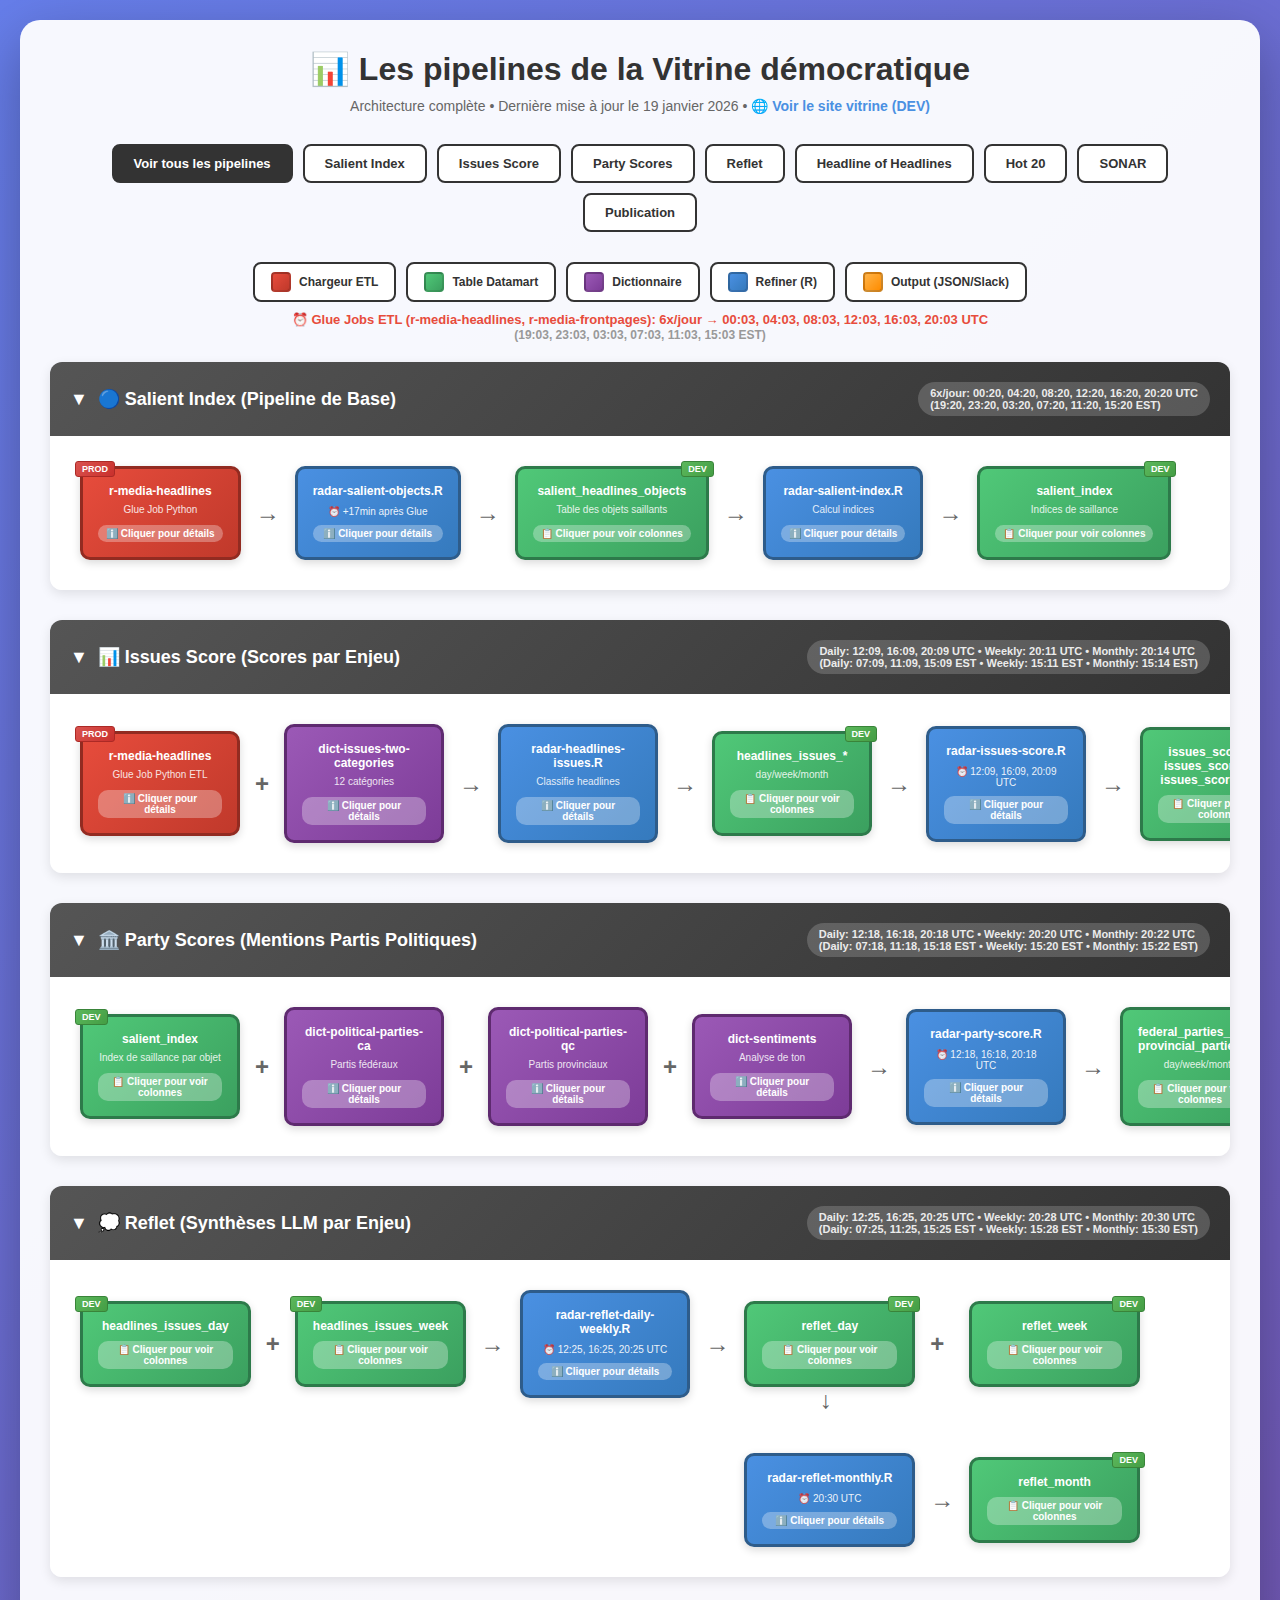
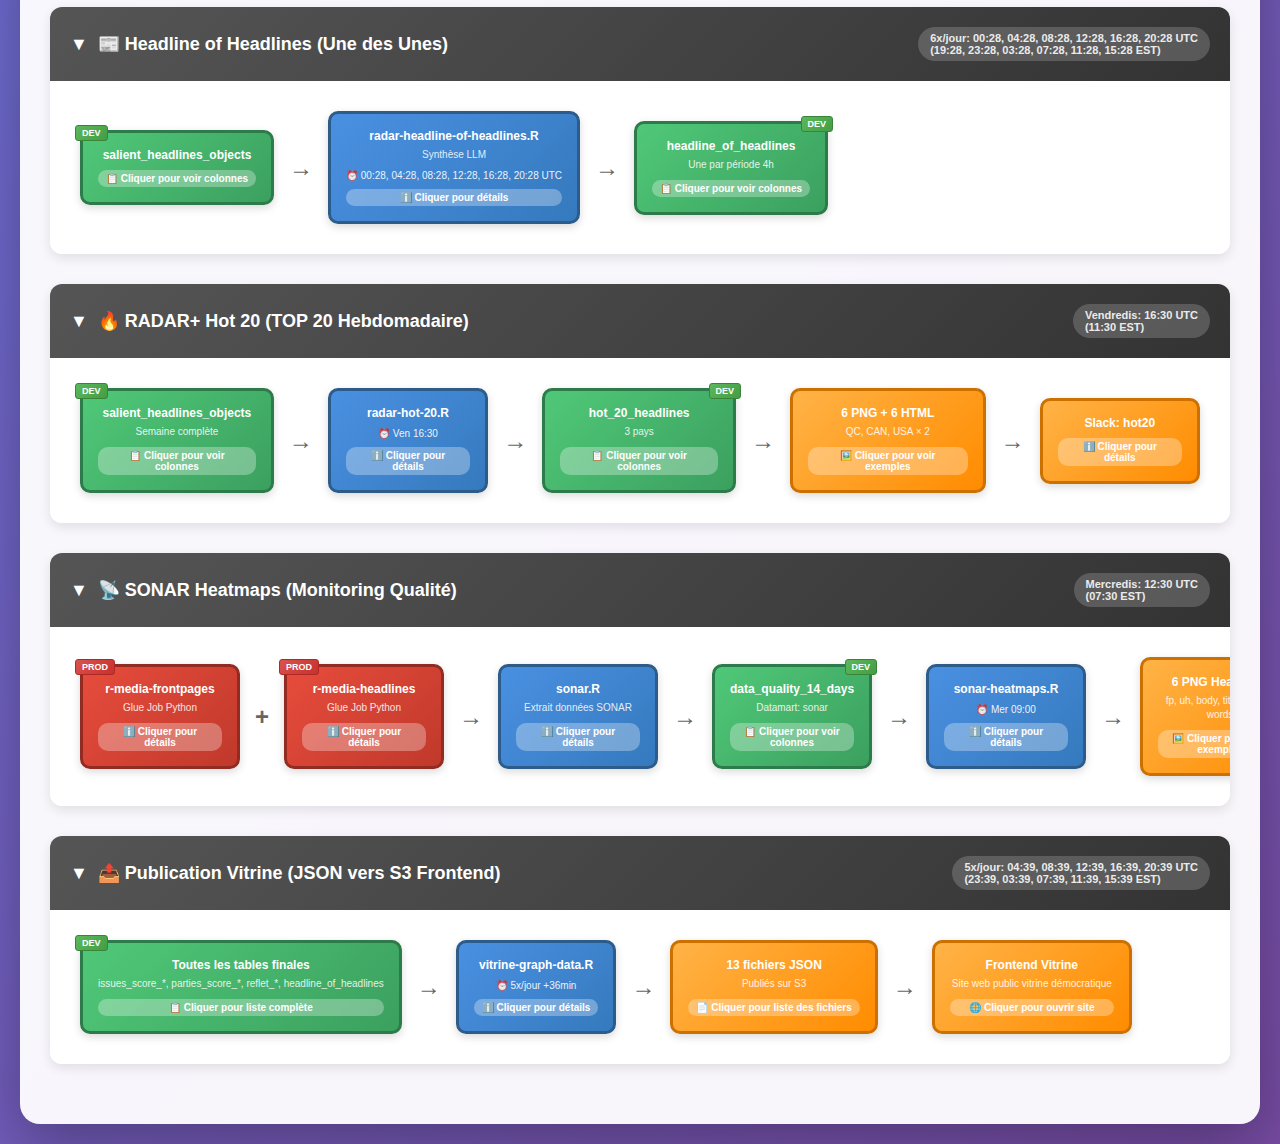
<file: documents/clessn/workflow-vitrine-2025-swimlanes.html>
<!DOCTYPE html>
<html lang="fr">
<head>
    <meta charset="UTF-8">
    <meta name="viewport" content="width=device-width, initial-scale=1.0">
    <title>Vitrine démocratique - Workflow 2025</title>
    <style>
        * {
            margin: 0;
            padding: 0;
            box-sizing: border-box;
        }

        body {
            font-family: 'Segoe UI', Tahoma, Geneva, Verdana, sans-serif;
            background: linear-gradient(135deg, #667eea 0%, #764ba2 100%);
            padding: 20px;
            min-height: 100vh;
        }

        .container {
            max-width: 1800px;
            margin: 0 auto;
            background: rgba(255, 255, 255, 0.95);
            border-radius: 20px;
            padding: 30px;
            box-shadow: 0 20px 60px rgba(0, 0, 0, 0.3);
        }

        h1 {
            text-align: center;
            color: #333;
            margin-bottom: 10px;
            font-size: 32px;
        }

        .subtitle {
            text-align: center;
            color: #666;
            margin-bottom: 30px;
            font-size: 14px;
        }

        .controls {
            display: flex;
            justify-content: center;
            gap: 10px;
            margin-bottom: 30px;
            flex-wrap: wrap;
        }

        .btn {
            padding: 10px 20px;
            border: 2px solid #333;
            background: white;
            color: #333;
            border-radius: 8px;
            cursor: pointer;
            font-size: 13px;
            transition: all 0.3s;
            font-weight: 600;
        }

        .btn:hover {
            background: #555;
            color: white;
            transform: translateY(-2px);
            box-shadow: 0 4px 12px rgba(0, 0, 0, 0.3);
        }

        .btn.active {
            background: #333;
            color: white;
        }

        /* Boutons de filtre par type de node */
        .btn-node {
            padding: 8px 16px;
            border: 2px solid #333;
            background: white;
            color: #333;
            border-radius: 8px;
            cursor: pointer;
            font-size: 12px;
            transition: all 0.3s;
            font-weight: 600;
            display: inline-flex;
            align-items: center;
            gap: 8px;
        }

        .node-color-box {
            width: 20px;
            height: 20px;
            border-radius: 4px;
            display: inline-block;
            border: 2px solid rgba(0, 0, 0, 0.2);
        }

        .btn-node:hover {
            transform: translateY(-2px);
            box-shadow: 0 4px 12px rgba(0, 0, 0, 0.2);
        }

        .btn-node.active-node {
            opacity: 1;
        }

        .btn-node:not(.active-node) {
            opacity: 0.4;
        }

        .pipeline {
            margin-bottom: 30px;
            border-radius: 12px;
            overflow: hidden;
            box-shadow: 0 4px 12px rgba(0, 0, 0, 0.1);
            transition: all 0.3s;
        }

        .pipeline.hidden {
            display: none;
        }

        .pipeline-header {
            padding: 20px;
            color: white;
            font-size: 18px;
            font-weight: bold;
            cursor: pointer;
            display: flex;
            align-items: center;
            gap: 10px;
            transition: all 0.3s;
        }

        .pipeline-header:hover {
            filter: brightness(1.1);
        }

        .pipeline-content {
            background: white;
            padding: 30px;
            display: flex;
            align-items: center;
            gap: 15px;
            overflow-x: auto;
            min-height: 150px;
        }

        .pipeline-content::-webkit-scrollbar {
            height: 8px;
        }

        .pipeline-content::-webkit-scrollbar-track {
            background: #f1f1f1;
            border-radius: 4px;
        }

        .pipeline-content::-webkit-scrollbar-thumb {
            background: #999;
            border-radius: 4px;
        }

        .node {
            min-width: 160px;
            padding: 15px;
            border-radius: 10px;
            text-align: center;
            font-size: 12px;
            font-weight: 600;
            box-shadow: 0 3px 8px rgba(0, 0, 0, 0.15);
            transition: all 0.3s;
            cursor: pointer;
            position: relative;
        }

        .node:hover {
            transform: translateY(-3px);
            box-shadow: 0 6px 16px rgba(0, 0, 0, 0.25);
        }

        .node-refiner {
            background: linear-gradient(135deg, #4A90E2 0%, #357ABD 100%);
            color: white;
            border: 3px solid #2E5C8A;
        }

        .node-table {
            background: linear-gradient(135deg, #50C878 0%, #3BA05F 100%);
            color: white;
            border: 3px solid #2D7A4A;
        }

        .node-output {
            background: linear-gradient(135deg, #FFB347 0%, #FF8C00 100%);
            color: white;
            border: 3px solid #CC7000;
        }

        .node-dict {
            background: linear-gradient(135deg, #9B59B6 0%, #7D3C98 100%);
            color: white;
            border: 3px solid #5E2A6F;
        }

        .node-source {
            background: linear-gradient(135deg, #E74C3C 0%, #C0392B 100%);
            color: white;
            border: 3px solid #922B21;
        }

        .arrow {
            font-size: 24px;
            color: #666;
            font-weight: bold;
            flex-shrink: 0;
        }

        .node-schedule {
            font-size: 10px;
            margin-top: 8px;
            opacity: 0.9;
            font-weight: normal;
        }

        .node-detail {
            font-size: 10px;
            margin-top: 5px;
            opacity: 0.85;
            font-weight: normal;
            line-height: 1.4;
        }

        /* Pipeline-specific colors - tous en gris */
        .pipeline-salient .pipeline-header { background: linear-gradient(135deg, #555 0%, #333 100%); }
        .pipeline-issues .pipeline-header { background: linear-gradient(135deg, #555 0%, #333 100%); }
        .pipeline-parties .pipeline-header { background: linear-gradient(135deg, #555 0%, #333 100%); }
        .pipeline-reflet .pipeline-header { background: linear-gradient(135deg, #555 0%, #333 100%); }
        .pipeline-headline .pipeline-header { background: linear-gradient(135deg, #555 0%, #333 100%); }
        .pipeline-hot20 .pipeline-header { background: linear-gradient(135deg, #555 0%, #333 100%); }
        .pipeline-sonar .pipeline-header { background: linear-gradient(135deg, #555 0%, #333 100%); }
        .pipeline-vitrine .pipeline-header { background: linear-gradient(135deg, #555 0%, #333 100%); }

        .toggle-icon {
            transition: transform 0.3s;
        }

        /* Badges DEV/PROD */
        .badge-prod {
            display: inline-block;
            background: linear-gradient(135deg, #d9534f 0%, #c9302c 100%);
            color: white;
            padding: 2px 8px;
            border-radius: 3px;
            font-weight: bold;
            font-size: 11px;
            margin: 0 4px;
            border: 1px solid #ac2925;
            box-shadow: 0 1px 2px rgba(0,0,0,0.3);
        }

        .badge-dev {
            display: inline-block;
            background: linear-gradient(135deg, #5cb85c 0%, #449d44 100%);
            color: white;
            padding: 2px 8px;
            border-radius: 3px;
            font-weight: bold;
            font-size: 11px;
            margin: 0 4px;
            border: 1px solid #398439;
            box-shadow: 0 1px 2px rgba(0,0,0,0.3);
        }

        .env-source {
            font-weight: 600;
            margin-right: 2px;
        }

        .env-output {
            font-weight: 600;
            margin-right: 2px;
        }

        /* Node environment badges - PROD source (rouge) */
        .node[data-env-source="PROD"]::before {
            content: "PROD";
            position: absolute;
            top: -8px;
            left: -8px;
            background: linear-gradient(135deg, #d9534f 0%, #c9302c 100%);
            color: white;
            padding: 2px 6px;
            border-radius: 3px;
            font-weight: bold;
            font-size: 9px;
            border: 1px solid #ac2925;
            pointer-events: none;
            z-index: 5;
            user-select: none;
        }

        /* Node environment badges - DEV source (vert) */
        .node[data-env-source="DEV"]::before {
            content: "DEV";
            position: absolute;
            top: -8px;
            left: -8px;
            background: linear-gradient(135deg, #5cb85c 0%, #449d44 100%);
            color: white;
            padding: 2px 6px;
            border-radius: 3px;
            font-weight: bold;
            font-size: 9px;
            border: 1px solid #398439;
            pointer-events: none;
            z-index: 5;
            user-select: none;
        }

        /* Node environment badges - DEV output (vert) */
        .node[data-env-output="DEV"]::after {
            content: "DEV";
            position: absolute;
            top: -8px;
            right: -8px;
            background: linear-gradient(135deg, #5cb85c 0%, #449d44 100%);
            color: white;
            padding: 2px 6px;
            border-radius: 3px;
            font-weight: bold;
            font-size: 9px;
            border: 1px solid #398439;
            pointer-events: none;
            z-index: 5;
            user-select: none;
        }

        .pipeline.collapsed .pipeline-content {
            display: none !important;
        }

        .pipeline.collapsed .toggle-icon {
            transform: rotate(-90deg);
        }

        .frequency {
            font-size: 11px;
            opacity: 0.9;
            margin-left: auto;
            background: rgba(255, 255, 255, 0.2);
            padding: 5px 12px;
            border-radius: 20px;
        }

        /* Modal styles */
        .modal {
            display: none;
            position: fixed;
            z-index: 1000;
            left: 0;
            top: 0;
            width: 100%;
            height: 100%;
            background: rgba(0, 0, 0, 0.7);
            animation: fadeIn 0.3s;
        }

        .modal.show {
            display: flex;
            justify-content: center;
            align-items: center;
        }

        .modal-content {
            background: white;
            padding: 30px;
            border-radius: 15px;
            max-width: 800px;
            max-height: 80vh;
            overflow-y: auto;
            box-shadow: 0 10px 40px rgba(0, 0, 0, 0.3);
            animation: slideIn 0.3s;
        }

        .modal-content h2 {
            color: #333;
            margin-bottom: 20px;
            border-bottom: 3px solid #555;
            padding-bottom: 10px;
        }

        .modal-content h3 {
            color: #555;
            margin-top: 20px;
            margin-bottom: 10px;
        }

        .modal-content ul {
            list-style: none;
            padding: 0;
        }

        .modal-content li {
            padding: 8px 12px;
            margin: 5px 0;
            background: #f8f9fa;
            border-left: 4px solid #555;
            border-radius: 4px;
            font-family: 'Courier New', monospace;
            font-size: 13px;
        }

        .modal-content p {
            line-height: 1.6;
            color: #555;
            margin-bottom: 15px;
        }

        .close-modal {
            float: right;
            font-size: 28px;
            font-weight: bold;
            cursor: pointer;
            color: #999;
            transition: color 0.3s;
        }

        .close-modal:hover {
            color: #333;
        }

        @keyframes fadeIn {
            from { opacity: 0; }
            to { opacity: 1; }
        }

        @keyframes slideIn {
            from { transform: translateY(-50px); opacity: 0; }
            to { transform: translateY(0); opacity: 1; }
        }

        .info-badge {
            display: block;
            background: rgba(255, 255, 255, 0.3);
            padding: 3px 8px;
            border-radius: 10px;
            font-size: 10px;
            margin-top: 8px;
            cursor: help;
            text-align: center;
        }
    </style>
</head>
<body>
    <div class="container">
        <h1>📊 Les pipelines de la Vitrine démocratique</h1>
        <p class="subtitle">Architecture complète • Dernière mise à jour le 19 janvier 2026 • <a href="https://dev.vitrinedemocratique.com/beta.html" target="_blank" style="color: #4A90E2; text-decoration: none; font-weight: bold;">🌐 Voir le site vitrine (DEV)</a></p>

        <div class="controls">
            <button class="btn active" data-filter="all">Voir tous les pipelines</button>
            <button class="btn" data-filter="salient">Salient Index</button>
            <button class="btn" data-filter="issues">Issues Score</button>
            <button class="btn" data-filter="parties">Party Scores</button>
            <button class="btn" data-filter="reflet">Reflet</button>
            <button class="btn" data-filter="headline">Headline of Headlines</button>
            <button class="btn" data-filter="hot20">Hot 20</button>
            <button class="btn" data-filter="sonar">SONAR</button>
            <button class="btn" data-filter="vitrine">Publication</button>
        </div>

        <!-- Filtres par type de node -->
        <div class="controls" style="margin-top: 10px; margin-bottom: 20px;">
            <button class="btn-node btn-node-source active-node" data-node-filter="source">
                <span class="node-color-box" style="background: linear-gradient(135deg, #E74C3C 0%, #C0392B 100%);"></span>
                Chargeur ETL
            </button>
            <button class="btn-node btn-node-table active-node" data-node-filter="table">
                <span class="node-color-box" style="background: linear-gradient(135deg, #50C878 0%, #3BA05F 100%);"></span>
                Table Datamart
            </button>
            <button class="btn-node btn-node-dict active-node" data-node-filter="dict">
                <span class="node-color-box" style="background: linear-gradient(135deg, #9B59B6 0%, #7D3C98 100%);"></span>
                Dictionnaire
            </button>
            <button class="btn-node btn-node-refiner active-node" data-node-filter="refiner">
                <span class="node-color-box" style="background: linear-gradient(135deg, #4A90E2 0%, #357ABD 100%);"></span>
                Refiner (R)
            </button>
            <button class="btn-node btn-node-output active-node" data-node-filter="output">
                <span class="node-color-box" style="background: linear-gradient(135deg, #FFB347 0%, #FF8C00 100%);"></span>
                Output (JSON/Slack)
            </button>
        </div>

        <!-- Horaire Glue Jobs ETL -->
        <p class="subtitle" style="margin-top: -10px; margin-bottom: 20px; font-size: 13px; color: #E74C3C; font-weight: 600;">
            ⏰ Glue Jobs ETL (r-media-headlines, r-media-frontpages): 6x/jour → 00:03, 04:03, 08:03, 12:03, 16:03, 20:03 UTC<br>
            <span style="font-size: 12px; color: #999;">(19:03, 23:03, 03:03, 07:03, 11:03, 15:03 EST)</span>
        </p>

        <!-- SALIENT INDEX (BASE PIPELINE) -->
        <div class="pipeline pipeline-salient" data-pipeline="salient">
            <div class="pipeline-header">
                <span class="toggle-icon">▼</span>
                <span>🔵 Salient Index (Pipeline de Base)</span>
                <span class="frequency">6x/jour: 00:20, 04:20, 08:20, 12:20, 16:20, 20:20 UTC<br>(19:20, 23:20, 03:20, 07:20, 11:20, 15:20 EST)</span>
            </div>
            <div class="pipeline-content">
                <div class="node node-source" data-type="source" data-source="r-media-headlines" data-env-source="PROD">
                    r-media-headlines
                    <div class="node-detail">Glue Job Python</div>
                    <div class="info-badge">ℹ️ Cliquer pour détails</div>
                </div>
                <div class="arrow">→</div>
                <div class="node node-refiner" data-type="refiner" data-refiner="salient-objects">
                    radar-salient-objects.R
                    <div class="node-schedule">⏰ +17min après Glue</div>
                    <div class="info-badge">ℹ️ Cliquer pour détails</div>
                </div>
                <div class="arrow">→</div>
                <div class="node node-table" data-type="table" data-table="salient_headlines_objects" data-env-output="DEV">
                    salient_headlines_objects
                    <div class="node-detail">Table des objets saillants</div>
                    <div class="info-badge">📋 Cliquer pour voir colonnes</div>
                </div>
                <div class="arrow">→</div>
                <div class="node node-refiner" data-type="refiner" data-refiner="salient-index">
                    radar-salient-index.R
                    <div class="node-detail">Calcul indices</div>
                    <div class="info-badge">ℹ️ Cliquer pour détails</div>
                </div>
                <div class="arrow">→</div>
                <div class="node node-table" data-type="table" data-table="salient_index" data-env-output="DEV">
                    salient_index
                    <div class="node-detail">Indices de saillance</div>
                    <div class="info-badge">📋 Cliquer pour voir colonnes</div>
                </div>
            </div>
        </div>

        <!-- ISSUES SCORE -->
        <div class="pipeline pipeline-issues" data-pipeline="issues">
            <div class="pipeline-header">
                <span class="toggle-icon">▼</span>
                <span>📊 Issues Score (Scores par Enjeu)</span>
                <span class="frequency">Daily: 12:09, 16:09, 20:09 UTC • Weekly: 20:11 UTC • Monthly: 20:14 UTC<br>(Daily: 07:09, 11:09, 15:09 EST • Weekly: 15:11 EST • Monthly: 15:14 EST)</span>
            </div>
            <div class="pipeline-content">
                <div class="node node-source" data-type="source" data-source="r-media-headlines" data-env-source="PROD">
                    r-media-headlines
                    <div class="node-detail">Glue Job Python ETL</div>
                    <div class="info-badge">ℹ️ Cliquer pour détails</div>
                </div>
                <div class="arrow">+</div>
                <div class="node node-dict" data-type="dict" data-dict="issues">
                    dict-issues-two-categories
                    <div class="node-detail">12 catégories</div>
                    <div class="info-badge">ℹ️ Cliquer pour détails</div>
                </div>
                <div class="arrow">→</div>
                <div class="node node-refiner" data-type="refiner" data-refiner="headlines-issues">
                    radar-headlines-issues.R
                    <div class="node-detail">Classifie headlines</div>
                    <div class="info-badge">ℹ️ Cliquer pour détails</div>
                </div>
                <div class="arrow">→</div>
                <div class="node node-table" data-type="table" data-table="headlines_issues" data-env-output="DEV">
                    headlines_issues_*
                    <div class="node-detail">day/week/month</div>
                    <div class="info-badge">📋 Cliquer pour voir colonnes</div>
                </div>
                <div class="arrow">→</div>
                <div class="node node-refiner" data-type="refiner" data-refiner="issues-score">
                    radar-issues-score.R
                    <div class="node-schedule">⏰ 12:09, 16:09, 20:09 UTC</div>
                    <div class="info-badge">ℹ️ Cliquer pour détails</div>
                </div>
                <div class="arrow">→</div>
                <div class="node node-table" data-type="table" data-table="issues_score" data-env-output="DEV">
                    issues_score_day<br>issues_score_week<br>issues_score_month
                    <div class="info-badge">📋 Cliquer pour voir colonnes</div>
                </div>
            </div>
        </div>

        <!-- PARTY SCORES -->
        <div class="pipeline pipeline-parties" data-pipeline="parties">
            <div class="pipeline-header">
                <span class="toggle-icon">▼</span>
                <span>🏛️ Party Scores (Mentions Partis Politiques)</span>
                <span class="frequency">Daily: 12:18, 16:18, 20:18 UTC • Weekly: 20:20 UTC • Monthly: 20:22 UTC<br>(Daily: 07:18, 11:18, 15:18 EST • Weekly: 15:20 EST • Monthly: 15:22 EST)</span>
            </div>
            <div class="pipeline-content">
                <div class="node node-table" data-type="table" data-table="salient_index" data-env-source="DEV">
                    salient_index
                    <div class="node-detail">Index de saillance par objet</div>
                    <div class="info-badge">📋 Cliquer pour voir colonnes</div>
                </div>
                <div class="arrow">+</div>
                <div class="node node-dict" data-type="dict" data-dict="parties-ca">
                    dict-political-parties-ca
                    <div class="node-detail">Partis fédéraux</div>
                    <div class="info-badge">ℹ️ Cliquer pour détails</div>
                </div>
                <div class="arrow">+</div>
                <div class="node node-dict" data-type="dict" data-dict="parties-qc">
                    dict-political-parties-qc
                    <div class="node-detail">Partis provinciaux</div>
                    <div class="info-badge">ℹ️ Cliquer pour détails</div>
                </div>
                <div class="arrow">+</div>
                <div class="node node-dict" data-type="dict" data-dict="sentiments">
                    dict-sentiments
                    <div class="node-detail">Analyse de ton</div>
                    <div class="info-badge">ℹ️ Cliquer pour détails</div>
                </div>
                <div class="arrow">→</div>
                <div class="node node-refiner" data-type="refiner" data-refiner="party-score">
                    radar-party-score.R
                    <div class="node-schedule">⏰ 12:18, 16:18, 20:18 UTC</div>
                    <div class="info-badge">ℹ️ Cliquer pour détails</div>
                </div>
                <div class="arrow">→</div>
                <div class="node node-table" data-type="table" data-table="parties_score" data-env-output="DEV">
                    federal_parties_score_*<br>provincial_parties_score_*
                    <div class="node-detail">day/week/month</div>
                    <div class="info-badge">📋 Cliquer pour voir colonnes</div>
                </div>
            </div>
        </div>

        <!-- REFLET -->
        <div class="pipeline pipeline-reflet" data-pipeline="reflet">
            <div class="pipeline-header">
                <span class="toggle-icon">▼</span>
                <span>💭 Reflet (Synthèses LLM par Enjeu)</span>
                <span class="frequency">Daily: 12:25, 16:25, 20:25 UTC • Weekly: 20:28 UTC • Monthly: 20:30 UTC<br>(Daily: 07:25, 11:25, 15:25 EST • Weekly: 15:28 EST • Monthly: 15:30 EST)</span>
            </div>
            <div class="pipeline-content" style="display: grid; grid-template-columns: auto auto auto auto auto auto auto auto auto auto auto auto auto; gap: 15px; align-items: center;">
                <!-- Ligne 1: Daily/Weekly -->
                <div class="node node-table" data-type="table" data-table="headlines_issues_day" data-env-source="DEV">
                    headlines_issues_day
                    <div class="info-badge">📋 Cliquer pour voir colonnes</div>
                </div>
                <div class="arrow">+</div>
                <div class="node node-table" data-type="table" data-table="headlines_issues_week" data-env-source="DEV">
                    headlines_issues_week
                    <div class="info-badge">📋 Cliquer pour voir colonnes</div>
                </div>
                <div class="arrow">→</div>
                <div class="node node-refiner" data-type="refiner" data-refiner="reflet-daily-weekly">
                    radar-reflet-daily-weekly.R
                    <div class="node-schedule">⏰ 12:25, 16:25, 20:25 UTC</div>
                    <div class="info-badge">ℹ️ Cliquer pour détails</div>
                </div>
                <div class="arrow">→</div>
                <div style="position: relative;">
                    <div class="node node-table" data-type="table" data-table="reflet_day" data-env-output="DEV">
                        reflet_day
                        <div class="info-badge">📋 Cliquer pour voir colonnes</div>
                    </div>
                    <!-- Flèche verticale depuis ce node -->
                    <div style="position: absolute; top: 100%; left: 50%; transform: translateX(-50%); height: 30px; display: flex; align-items: center;">
                        <div style="font-size: 24px; color: #666; transform: rotate(90deg);">→</div>
                    </div>
                </div>
                <div class="arrow">+</div>
                <div class="node node-table" data-type="table" data-table="reflet_week" data-env-output="DEV">
                    reflet_week
                    <div class="info-badge">📋 Cliquer pour voir colonnes</div>
                </div>

                <!-- Ligne 2: Monthly - utilise grid-column pour alignement exact -->
                <div class="node node-refiner" data-type="refiner" data-refiner="reflet-monthly" style="grid-column: 7; margin-top: 40px;">
                    radar-reflet-monthly.R
                    <div class="node-schedule">⏰ 20:30 UTC</div>
                    <div class="info-badge">ℹ️ Cliquer pour détails</div>
                </div>
                <div class="arrow" style="grid-column: 8; margin-top: 40px;">→</div>
                <div class="node node-table" data-type="table" data-table="reflet_month" data-env-output="DEV" style="grid-column: 9; margin-top: 40px;">
                    reflet_month
                    <div class="info-badge">📋 Cliquer pour voir colonnes</div>
                </div>
            </div>
        </div>

        <!-- HEADLINE OF HEADLINES -->
        <div class="pipeline pipeline-headline" data-pipeline="headline">
            <div class="pipeline-header">
                <span class="toggle-icon">▼</span>
                <span>📰 Headline of Headlines (Une des Unes)</span>
                <span class="frequency">6x/jour: 00:28, 04:28, 08:28, 12:28, 16:28, 20:28 UTC<br>(19:28, 23:28, 03:28, 07:28, 11:28, 15:28 EST)</span>
            </div>
            <div class="pipeline-content">
                <div class="node node-table" data-type="table" data-table="salient_headlines_objects" data-env-source="DEV">
                    salient_headlines_objects
                    <div class="info-badge">📋 Cliquer pour voir colonnes</div>
                </div>
                <div class="arrow">→</div>
                <div class="node node-refiner" data-type="refiner" data-refiner="headline-of-headlines">
                    radar-headline-of-headlines.R
                    <div class="node-detail">Synthèse LLM</div>
                    <div class="node-schedule">⏰ 00:28, 04:28, 08:28, 12:28, 16:28, 20:28 UTC</div>
                    <div class="info-badge">ℹ️ Cliquer pour détails</div>
                </div>
                <div class="arrow">→</div>
                <div class="node node-table" data-type="table" data-table="headline_of_headlines" data-env-output="DEV">
                    headline_of_headlines
                    <div class="node-detail">Une par période 4h</div>
                    <div class="info-badge">📋 Cliquer pour voir colonnes</div>
                </div>
            </div>
        </div>

        <!-- HOT 20 -->
        <div class="pipeline pipeline-hot20" data-pipeline="hot20">
            <div class="pipeline-header">
                <span class="toggle-icon">▼</span>
                <span>🔥 RADAR+ Hot 20 (TOP 20 Hebdomadaire)</span>
                <span class="frequency">Vendredis: 16:30 UTC<br>(11:30 EST)</span>
            </div>
            <div class="pipeline-content">
                <div class="node node-table" data-type="table" data-table="salient_headlines_objects" data-env-source="DEV">
                    salient_headlines_objects
                    <div class="node-detail">Semaine complète</div>
                    <div class="info-badge">📋 Cliquer pour voir colonnes</div>
                </div>
                <div class="arrow">→</div>
                <div class="node node-refiner" data-type="refiner" data-refiner="hot20">
                    radar-hot-20.R
                    <div class="node-schedule">⏰ Ven 16:30</div>
                    <div class="info-badge">ℹ️ Cliquer pour détails</div>
                </div>
                <div class="arrow">→</div>
                <div class="node node-table" data-type="table" data-table="hot_20_headlines" data-env-output="DEV">
                    hot_20_headlines
                    <div class="node-detail">3 pays</div>
                    <div class="info-badge">📋 Cliquer pour voir colonnes</div>
                </div>
                <div class="arrow">→</div>
                <div class="node node-output" data-type="output" data-output="hot20-files">
                    6 PNG + 6 HTML
                    <div class="node-detail">QC, CAN, USA × 2</div>
                    <div class="info-badge">🖼️ Cliquer pour voir exemples</div>
                </div>
                <div class="arrow">→</div>
                <div class="node node-output" data-type="output" data-output="slack-hot20">
                    Slack: hot20
                    <div class="info-badge">ℹ️ Cliquer pour détails</div>
                </div>
            </div>
        </div>

        <!-- SONAR -->
        <div class="pipeline pipeline-sonar" data-pipeline="sonar">
            <div class="pipeline-header">
                <span class="toggle-icon">▼</span>
                <span>📡 SONAR Heatmaps (Monitoring Qualité)</span>
                <span class="frequency">Mercredis: 12:30 UTC<br>(07:30 EST)</span>
            </div>
            <div class="pipeline-content">
                <div class="node node-source" data-type="source" data-source="r-media-frontpages" data-env-source="PROD">
                    r-media-frontpages
                    <div class="node-detail">Glue Job Python</div>
                    <div class="info-badge">ℹ️ Cliquer pour détails</div>
                </div>
                <div class="arrow">+</div>
                <div class="node node-source" data-type="source" data-source="r-media-headlines" data-env-source="PROD">
                    r-media-headlines
                    <div class="node-detail">Glue Job Python</div>
                    <div class="info-badge">ℹ️ Cliquer pour détails</div>
                </div>
                <div class="arrow">→</div>
                <div class="node node-refiner" data-type="refiner" data-refiner="sonar">
                    sonar.R
                    <div class="node-detail">Extrait données SONAR</div>
                    <div class="info-badge">ℹ️ Cliquer pour détails</div>
                </div>
                <div class="arrow">→</div>
                <div class="node node-table" data-type="table" data-table="data_quality_14_days" data-env-output="DEV">
                    data_quality_14_days
                    <div class="node-detail">Datamart: sonar</div>
                    <div class="info-badge">📋 Cliquer pour voir colonnes</div>
                </div>
                <div class="arrow">→</div>
                <div class="node node-refiner" data-type="refiner" data-refiner="sonar-heatmaps">
                    sonar-heatmaps.R
                    <div class="node-schedule">⏰ Mer 09:00</div>
                    <div class="info-badge">ℹ️ Cliquer pour détails</div>
                </div>
                <div class="arrow">→</div>
                <div class="node node-output" data-type="output" data-output="sonar-heatmaps">
                    6 PNG Heatmaps
                    <div class="node-detail">fp, uh, body, title, author, words</div>
                    <div class="info-badge">🖼️ Cliquer pour voir exemples</div>
                </div>
                <div class="arrow">→</div>
                <div class="node node-output" data-type="output" data-output="slack-sonar">
                    Slack: sonar
                    <div class="info-badge">ℹ️ Cliquer pour détails</div>
                </div>
            </div>
        </div>

        <!-- PUBLICATION VITRINE -->
        <div class="pipeline pipeline-vitrine" data-pipeline="vitrine">
            <div class="pipeline-header">
                <span class="toggle-icon">▼</span>
                <span>📤 Publication Vitrine (JSON vers S3 Frontend)</span>
                <span class="frequency">5x/jour: 04:39, 08:39, 12:39, 16:39, 20:39 UTC<br>(23:39, 03:39, 07:39, 11:39, 15:39 EST)</span>
            </div>
            <div class="pipeline-content">
                <div class="node node-table" data-type="table" data-table="all-final-tables" data-env-source="DEV">
                    Toutes les tables finales
                    <div class="node-detail">issues_score_*, parties_score_*, reflet_*, headline_of_headlines</div>
                    <div class="info-badge">📋 Cliquer pour liste complète</div>
                </div>
                <div class="arrow">→</div>
                <div class="node node-refiner" data-type="refiner" data-refiner="vitrine-graph-data">
                    vitrine-graph-data.R
                    <div class="node-schedule">⏰ 5x/jour +36min</div>
                    <div class="info-badge">ℹ️ Cliquer pour détails</div>
                </div>
                <div class="arrow">→</div>
                <div class="node node-output" data-type="output" data-output="json-files">
                    13 fichiers JSON
                    <div class="node-detail">Publiés sur S3</div>
                    <div class="info-badge">📄 Cliquer pour liste des fichiers</div>
                </div>
                <div class="arrow">→</div>
                <div class="node node-output" style="min-width: 200px;" data-type="output" data-output="frontend-vitrine">
                    Frontend Vitrine
                    <div class="node-detail">Site web public vitrine démocratique</div>
                    <div class="info-badge">🌐 Cliquer pour ouvrir site</div>
                </div>
            </div>
        </div>

    </div>

    <!-- Modal -->
    <div id="modal" class="modal">
        <div class="modal-content">
            <span class="close-modal">&times;</span>
            <div id="modal-body"></div>
        </div>
    </div>

    <script>
        console.log('🔧 Script chargé');
        
        document.addEventListener('DOMContentLoaded', function() {
        console.log('✅ DOM prêt - Initialisation...');
        
        // Modal data
        const modalData = {
            tables: {
                'salient_headlines_objects': {
                    title: 'Table: salient_headlines_objects',
                    description: 'Table principale contenant les headlines et leurs objets saillants extraits par GPT-4o',
                    columns: [
                        '📍 IDENTIFIANTS:',
                        'media_id - Identifiant du média (JDM, LAP, LED, CBC, CTV, etc. - EXCLUT TVA)',
                        'country_id - Pays (QC/CAN/USA)',
                        'language - Langue du headline (fr/en/autre)',
                        '',
                        '⏰ TEMPORALITÉ:',
                        'headline_start_montreal_tz - Début du headline en Une (heure Montréal, format: YYYY-MM-DD HH:MM:SS.mmm)',
                        'headline_stop_montreal_tz - Fin du headline en Une (heure Montréal)',
                        'headline_start_utc - Début du headline (UTC, format: YYYY-MM-DD HH:MM:SS.mmm)',
                        'headline_stop_utc - Fin du headline (UTC)',
                        'headline_minutes - Durée du headline en Une (minutes, INTEGER, min=10)',
                        'headline_prop - Proportion de la période couverte (DOUBLE, 0.00-1.00)',
                        'time_interval_montreal_tz - Intervalle 4h Montréal (00-04, 04-08, 08-12, 12-16, 16-20, 20-24)',
                        'time_interval_utc - Intervalle 4h UTC (00-04, 04-08, 08-12, 12-16, 16-20, 20-24)',
                        '',
                        '📰 CONTENU (nettoyé):',
                        'title - Titre du headline (noms médias supprimés, espaces nettoyés)',
                        'body - Corps du texte (noms médias supprimés)',
                        'author - Auteur de l\'article',
                        'url - URL de l\'article',
                        '',
                        '🎯 EXTRACTION LLM:',
                        'extracted_objects - Objets saillants extraits (CSV, en ANGLAIS, lowercase, sans ponctuation)',
                        'prompt - Prompt utilisé pour extraction GPT-4o (TEXT)',
                        'conversation - Conversation complète user+system (JSON)',
                        'response - Réponse GPT-4o brute (JSON avec content, model, usage, etc.)',
                        '',
                        '🏷️ METADATA:',
                        'tag - Timestamp de publication (format: YYYY-MM-DD HH:MM)'
                    ],
                    details: [
                        '🔄 Processus incrémental: Charge uniquement les nouveaux headlines depuis le dernier traité',
                        '📊 Granularité: Blocs de 4 heures',
                        '🌍 Pays couverts: QC (Québec), CAN (Canada), USA (États-Unis)',
                        '🚫 Exclusions: TVA (duplique JDM)',
                        '🔤 Langues: fr (français), en (anglais)'
                    ]
                },
                'salient_index': {
                    title: 'Table: salient_index',
                    description: 'Indices de saillance absolus calculés par radar-salient-index.R (SANS LLM - calculs purs)',
                    columns: [
                        '🌍 DIMENSIONS:',
                        'country_id - Pays (QC/CAN/USA)',
                        'date_utc - Date (UTC)',
                        'time_interval_utc - Intervalle 4h UTC (00-04, 04-08, 08-12, 12-16, 16-20, 20-24)',
                        'date_montreal_tz - Date (heure Montréal)',
                        'time_interval_montreal_tz - Intervalle 4h Montréal',
                        'extracted_objects - Nom objet saillant (normalisé lowercase, sans ponctuation, ANGLAIS)',
                        '',
                        '📊 MÉTRIQUES DE BASE:',
                        'n - Nombre d\'occurrences de l\'objet (INTEGER)',
                        'total_minutes_objet - Somme du temps en Une (minutes, DOUBLE)',
                        '',
                        '⚖️ PONDÉRATIONS:',
                        'total_pond_time - Somme pondérée intra-média (headline_minutes / mean_time_média)',
                        'total_pond_time_norm - Somme pondérée inter-médias (headline_minutes / mean_time_global)',
                        '',
                        '🎯 INDICE FINAL:',
                        'absolute_normalized_index - Indice saillance absolu (FORMULE: n × total_pond_time_norm)',
                        '',
                        '📰 SOURCES (JSON Arrays):',
                        'n_titles - Nombre de titres uniques (INTEGER)',
                        'n_bodies - Nombre de textes uniques (INTEGER)',
                        'urls - Liste URLs (JSON array de strings)',
                        'titles - Liste titres (JSON array de strings)',
                        'bodies - Liste textes complets (JSON array de strings)'
                    ],
                    details: [
                        '📈 FORMULE CLÉS:',
                        '• pond_time = headline_minutes / mean_time_média',
                        '• pond_time_norm = headline_minutes / mean_time_global (moyenne de tous les médias)',
                        '• absolute_normalized_index = n × Σ(pond_time_norm)',
                        '',
                        '🔄 Processus incrémental: Traite un bloc 4h à la fois',
                        '🌍 Granularité: Par pays × date × intervalle 4h × objet',
                        '📊 Tri: Par absolute_normalized_index DESC (les plus saillants en premier)',
                        '🚫 Pas de tag column (contrairement à salient_headlines_objects)'
                    ]
                },
                'headlines_issues_day': {
                    title: 'Table: headlines_issues_day',
                    description: 'Headlines classifiés par enjeux - format quotidien (validé depuis radar-headlines-issues.R)',
                    columns: [
                        'date_utc - Date (UTC)',
                        'date_montreal_tz - Date (heure Montréal)',
                        'issue - Enjeu identifié (snake_case, ex: economy_and_labour)',
                        'body - Phrase/texte du headline classifié sous cet enjeu',
                        'pass - Période (am/pm) - uniquement pour _day'
                    ]
                },
                'headlines_issues_week': {
                    title: 'Table: headlines_issues_week',
                    description: 'Headlines classifiés par enjeux - format hebdomadaire (validé depuis radar-headlines-issues.R)',
                    columns: [
                        'date_utc - Date (UTC)',
                        'date_montreal_tz - Date (heure Montréal)',
                        'issue - Enjeu identifié (snake_case, ex: economy_and_labour)',
                        'body - Phrase/texte du headline classifié sous cet enjeu'
                    ]
                },
                'headlines_issues_month': {
                    title: 'Table: headlines_issues_month',
                    description: 'Headlines classifiés par enjeux - format mensuel (validé depuis radar-headlines-issues.R)',
                    columns: [
                        'date_utc - Date (UTC)',
                        'date_montreal_tz - Date (heure Montréal)',
                        'issue - Enjeu identifié (snake_case, ex: economy_and_labour)',
                        'body - Phrase/texte du headline classifié sous cet enjeu'
                    ]
                },
                'issues_score': {
                    title: 'Tables: issues_score_*',
                    description: 'Proportions agrégées par enjeu - somme à 1.0 (validé depuis radar-issues-score.R)',
                    columns: [
                        'date_montreal_tz - Date (heure Montréal)',
                        'date_utc - Date (UTC)',
                        'economy_and_labour - Proportion enjeu économie (0-1)',
                        'rights_liberties_minorities_discrimination - Proportion droits/libertés (0-1)',
                        'health_and_social_services - Proportion santé (0-1)',
                        'public_lands_and_agriculture - Proportion territoires/agriculture (0-1)',
                        'immigration - Proportion immigration (0-1)',
                        'education - Proportion éducation (0-1)',
                        'environment_and_energy - Proportion environnement/énergie (0-1)',
                        'law_and_crime - Proportion loi/crime (0-1)',
                        'international_affairs_and_defense - Proportion affaires internationales (0-1)',
                        'technology - Proportion technologie (0-1)',
                        'governments_and_governance - Proportion gouvernance (0-1)',
                        'culture_and_nationalism - Proportion culture/nationalisme (0-1)',
                        'pass - Période (am/pm) - uniquement pour _day, absent pour week/month'
                    ]
                },
                'parties_score': {
                    title: 'Tables: *_parties_score_*',
                    description: 'Mentions et ton pondérés par parti politique (validé depuis radar-party-score.R)',
                    columns: [
                        'party - Nom parti (lpc/cpc/ndp/bq/gpc/ppc pour fédéral | caq/pq/plq/qs/pcq pour provincial)',
                        'weighted_mentions - Mentions pondérées (nombre décimal)',
                        'weighted_tone - Ton pondéré positif/négatif (nombre décimal)',
                        'date_utc - Date la plus récente de la période',
                        'date_montreal_tz - Date (heure Montréal)',
                        'pass - Période (am/pm) - uniquement pour _day, absent pour week/month'
                    ]
                },
                'reflet_day': {
                    title: 'Table: reflet_day',
                    description: 'Synthèses quotidiennes LLM par enjeu (validé depuis radar-reflet-daily-weekly.R)',
                    columns: [
                        'issue - Enjeu traité (snake_case, ex: economy_and_labour)',
                        'summary - Résumé généré par LLM (texte, liste de points clés)',
                        'date_utc - Date (UTC)',
                        'pass - Période (am/pm)'
                    ]
                },
                'reflet_week': {
                    title: 'Table: reflet_week',
                    description: 'Synthèses hebdomadaires LLM (validé depuis radar-reflet-daily-weekly.R)',
                    columns: [
                        'issue - Enjeu traité',
                        'summary - Résumé hebdomadaire LLM',
                        'date_utc - Date de fin de semaine'
                    ]
                },
                'reflet_month': {
                    title: 'Table: reflet_month',
                    description: 'Synthèses mensuelles LLM (validé depuis radar-reflet-monthly.R)',
                    columns: [
                        'issue - Enjeu traité',
                        'summary - Résumé mensuel LLM',
                        'date_utc - Date de fin de mois'
                    ]
                },
                'headline_of_headlines': {
                    title: 'Table: headline_of_headlines',
                    description: 'Une des Unes par période 4h - synthèse LLM (validé depuis radar-headline-of-headlines.R)',
                    columns: [
                        'country_id - Pays (CAN, USA)',
                        'date_utc - Date (UTC)',
                        'time_interval_utc - Intervalle 4h UTC (00-04, 04-08, 08-12, 12-16, 16-20, 20-24)',
                        'date_montreal_tz - Date (heure Montréal)',
                        'time_interval_montreal_tz - Intervalle 4h Montréal',
                        'main_issue - Enjeu principal (snake_case, ex: economy_and_labour)',
                        'main_issue_text_fr - Texte enjeu français (ex: "Économie et travail")',
                        'main_issue_text_en - Texte enjeu anglais (ex: "Economy and labour")',
                        'title - Titre généré par LLM (nettoyé des * et # consécutifs)',
                        'text - Texte du headline généré par LLM',
                        'objects - Objets saillants principaux (JSON string)',
                        'conversation - Conversation LLM complète (JSON)',
                        'response - Réponse LLM brute (JSON)',
                        'prompt - Prompt utilisé pour génération LLM'
                    ]
                },
                'hot_20_headlines': {
                    title: 'Table: hot_20_headlines',
                    description: 'TOP 20 des headlines hebdomadaires pour QC, CAN, USA',
                    columns: [
                        'country_id - Pays (QC, CAN, USA)',
                        'week_end_date - Date de fin de semaine',
                        'rank - Rang (1-20)',
                        'title - Titre du headline',
                        'url - URL',
                        'media_id - Média source',
                        'salience_score - Score de saillance',
                        'mention_count - Nombre de mentions'
                    ]
                },
                'data_quality_14_days': {
                    title: 'Table: data_quality_14_days',
                    description: 'Données de qualité SONAR sur 14 jours (datamart: sonar)',
                    columns: [
                        'date - Date',
                        'media_id - Identifiant média',
                        'country_id - Pays',
                        'scraping_success - Taux de succès scraping',
                        'data_completeness - Complétude des données',
                        'error_count - Nombre d\'erreurs',
                        'quality_score - Score qualité global'
                    ]
                }
            },
            refiners: {
                'salient-objects': {
                    title: 'Refiner: radar-salient-objects.R',
                    description: 'Extrait les objets saillants (personnes, organisations, lieux, événements) des headlines en utilisant GPT-4o.',
                    details: [
                        '📥 SOURCE: <span class="badge-prod">PROD</span>/datawarehouse - Table r-media-headlines',
                        '📤 OUTPUT: <span class="badge-dev">DEV</span>/datamarts - Table salient_headlines_objects',
                        '',
                        '🤖 MODÈLE IA: GPT-4o (OpenAI) via ellipsellm',
                        '📝 SYSTEM MESSAGE: "Tu es un journaliste expert en extraction d\'objets saillants..."',
                        '',
                        '⚙️ TRAITEMENT:',
                        '• Calcule les durées de Une pour chaque headline (headline_minutes)',
                        '• Nettoie les titres/textes (supprime noms médias, espaces superflus)',
                        '• Exclut TVA (duplique Journal de Montréal)',
                        '• Détecte langue (fr/en) et pays (QC/CAN/USA)',
                        '• Crée intervalles 4h (Montréal: 00-04, 04-08... et UTC)',
                        '',
                        '🎯 EXTRACTION LLM (objets en ANGLAIS uniquement):',
                        '• Uniformise formulations ("donald trump" toujours identique)',
                        '• Priorité aux objets du titre s\'ils sont dans le texte',
                        '• Formulations simples ("united states" pas "usa")',
                        '• Une seule formulation par objet (pas trump + donald trump)',
                        '• Concentration sur les plus saillants uniquement',
                        '',
                        '⏰ HORAIRES (6x/jour):',
                        '• 00:16 UTC (19:16 EST veille) • 04:16 UTC (23:16 EST veille)',
                        '• 08:16 UTC (03:16 EST) • 12:16 UTC (07:16 EST)',
                        '• 16:16 UTC (11:16 EST) • 20:16 UTC (15:16 EST)',
                        '',
                        '⏱️ TIMING: +13min après Glue Job (qui tourne à xx:03 UTC)',
                        '💾 MÉMOIRE: 10 GB (10240 MB)',
                        '⏳ TIMEOUT: 15 minutes'
                    ]
                },
                'salient-index': {
                    title: 'Refiner: radar-salient-index.R',
                    description: 'Calcule les indices de saillance absolus pour chaque objet extrait (SANS LLM - calculs purs).',
                    details: [
                        '📥 SOURCE: <span class="badge-dev">DEV</span>/datamarts - Table salient_headlines_objects',
                        '📤 OUTPUT: <span class="badge-dev">DEV</span>/datamarts - Table salient_index',
                        '',
                        '⚙️ TRAITEMENT (calculs mathématiques):',
                        '• Sépare les objets CSV en lignes (separate_rows)',
                        '• Normalise: lowercase + suppression ponctuation',
                        '• Applique pondération intra-média (headline_minutes / mean_time)',
                        '• Applique pondération inter-médias (normalisation globale)',
                        '• Calcule: absolute_normalized_index = n × total_pond_time_norm',
                        '• Agrège URLs, titres, bodies (JSON arrays)',
                        '',
                        '📊 DICTIONNAIRE PONDÉRATION MÉDIA (mean_time en minutes):',
                        '• CBC: 159.5 • CNN: 296.2 • CTV: 228.0 • FXN: 146.1',
                        '• GAM: 325.9 • GN: 375.4 • JDM: 143.0 • LAP: 120.9',
                        '• LED: 241.8 • MG: 241.4 • NP: 249.0 • RCI: 160.0',
                        '• TTS: 221.3 • TVA: 125.0 • VS: 505.3',
                        '',
                        '⏰ HORAIRES (6x/jour):',
                        '• 00:20 UTC (19:20 EST veille) • 04:20 UTC (23:20 EST veille)',
                        '• 08:20 UTC (03:20 EST) • 12:20 UTC (07:20 EST)',
                        '• 16:20 UTC (11:20 EST) • 20:20 UTC (15:20 EST)',
                        '',
                        '⏱️ TIMING: +4min après radar-salient-objects (qui tourne à xx:16 UTC)',
                        '💾 MÉMOIRE: 10 GB (10240 MB)',
                        '⏳ TIMEOUT: 15 minutes',
                        '',
                        '🚫 PAS de LLM: Uniquement calculs statistiques'
                    ]
                },
                'headlines-issues': {
                    title: 'Refiner: radar-headlines-issues.R',
                    description: 'Classifie les headlines selon 12 catégories d\'enjeux via deep learning, génère 3 versions (quotidien, hebdomadaire, mensuel).',
                    details: [
                        '📥 SOURCE: <span class="badge-prod">PROD</span>/datawarehouse - Table r-media-headlines',
                        '📤 OUTPUT: <span class="badge-dev">DEV</span>/datamarts - Tables headlines_issues_day/week/month',
                        '',
                        '🤖 MODÈLE IA: Deep learning (CNN + LSTM)',
                        '📚 DICTIONNAIRE: dict-issues-two-categories (12 enjeux)',
                        '',
                        '⚙️ TRAITEMENT:',
                        '• Classifie chaque headline contre 12 catégories',
                        '• Génère scores de confiance par enjeu',
                        '• Agrège par jour/semaine/mois',
                        '• Base pour issues-score et reflet',
                        '',
                        '📋 OUTPUTS:',
                        '• headlines_issues_day - Quotidien (am/noon/pm)',
                        '• headlines_issues_week - Hebdomadaire',
                        '• headlines_issues_month - Mensuel',
                        '',
                        '⏰ HORAIRES:',
                        '• DAILY: 12:14, 16:14, 20:14 UTC',
                        '• WEEKLY: 20:17 UTC',
                        '• MONTHLY: 20:18 UTC',
                        '',
                        '💾 MÉMOIRE: 4 GB (DAILY/WEEKLY), 10 GB (MONTHLY)',
                        '⏳ TIMEOUT: 10 minutes (DAILY/WEEKLY), 15 minutes (MONTHLY)',
                        '',
                        '🔗 DÉPENDANCES: Utilise sorties radar-salient-objects'
                    ]
                },
                'issues-score': {
                    title: 'Refiner: radar-issues-score.R',
                    description: 'Agrège les classifications d\'enjeux par période en proportions normalisées (somme=1.0).',
                    details: [
                        '📥 SOURCE: <span class="badge-dev">DEV</span>/datamarts - Tables headlines_issues_day/week/month',
                        '📤 OUTPUT: <span class="badge-dev">DEV</span>/datamarts - Tables issues_score_day/week/month',
                        '',
                        '⚙️ TRAITEMENT (calculs statistiques):',
                        '• Compte mentions par enjeu',
                        '• Normalise en proportions (0-1, somme=1.0)',
                        '• Ajoute colonnes pour chaque enjeu',
                        '• Agrège par pass (am/noon/pm) pour daily',
                        '',
                        '📊 OUTPUTS:',
                        '• issues_score_day - Quotidien (3 passes)',
                        '• issues_score_week - Hebdomadaire',
                        '• issues_score_month - Mensuel',
                        '',
                        '⏰ HORAIRES:',
                        '• DAILY: 12:09, 16:09, 20:09 UTC',
                        '• WEEKLY: 20:11 UTC',
                        '• MONTHLY: 20:14 UTC',
                        '',
                        '💾 MÉMOIRE: 4 GB (DAILY/WEEKLY), 10 GB (MONTHLY)',
                        '⏳ TIMEOUT: 10 minutes (DAILY/WEEKLY), 15 minutes (MONTHLY)',
                        '',
                        '🚫 PAS de LLM: Uniquement calculs statistiques',
                        '🔗 Utilisé par: vitrine-graph-data pour frontend'
                    ]
                },
                'party-score': {
                    title: 'Refiner: radar-party-score.R',
                    description: 'Calcule la pertinence et le ton des partis politiques basés sur les scores de saillance des objets extraits.',
                    details: [
                        '📥 SOURCE: <span class="badge-dev">DEV</span>/datamarts - Table salient_index',
                        '📤 OUTPUT: <span class="badge-dev">DEV</span>/datamarts - Tables federal_parties_score_* et provincial_parties_score_*',
                        '',
                        '🤖 DICTIONNAIRES:',
                        '• dict-political-parties-ca (6 partis fédéraux: lpc, cpc, ndp, bq, gpc, ppc)',
                        '• dict-political-parties-qc (5 partis provinciaux: caq, pq, plq, qs, pcq)',
                        '• dict-sentiments (analyse de ton positif/négatif)',
                        '',
                        '⚙️ TRAITEMENT:',
                        '1️⃣ MATCHING ROBUSTE:',
                        '   • Cross-join entre objets saillants et dictionnaires partis',
                        '   • Matching regex avec délimiteurs de mots (\\b pattern \\b)',
                        '   • Évite faux positifs (ex: "tory" ne match pas "factory")',
                        '   • Garde premier match pour éviter duplicats',
                        '',
                        '2️⃣ CALCUL DE PERTINENCE:',
                        '   • Agrège scores de saillance (absolute_normalized_index) par parti/date',
                        '   • Assure présence de tous les partis (0 si non mentionné)',
                        '',
                        '3️⃣ ANALYSE DE TON:',
                        '   • Découpe bodies en phrases (évite splits sur "M.")',
                        '   • Applique dict-sentiments via ellipsetxt::run_dictionary',
                        '   • Calcule ton net: (pos + neg_pos - neg - neg_neg) / mots_phrase',
                        '   • Moyenne par parti et date',
                        '',
                        '4️⃣ PONDÉRATION TEMPORELLE:',
                        '   • Day: poids [1, 0.25, 0.20, 0.15, 0.10, 0.05, 0.02] sur 7 jours',
                        '   • Week: poids [1, 0.85, 0.7, 0.55, 0.4, 0.25, 0.10] sur 7 jours',
                        '   • Month: décroissance linéaire 1→0.1 sur 30 jours',
                        '   • weighted_mentions = sum(salience × weight)',
                        '   • weighted_tone = sum(tone × weight)',
                        '',
                        '5️⃣ OUTPUTS:',
                        '   • 6 tables: federal/provincial × day/week/month',
                        '   • Colonnes: party, weighted_mentions, weighted_tone, date_utc, date_montreal_tz',
                        '   • Colonne pass (am/noon/pm) uniquement pour daily',
                        '',
                        '⏰ HORAIRES:',
                        '• DAILY: 12:18, 16:18, 20:18 UTC (pass=am/noon/pm)',
                        '• WEEKLY: 20:20 UTC',
                        '• MONTHLY: 20:22 UTC',
                        '',
                        '💾 MÉMOIRE: 10 GB (tous)',
                        '⏳ TIMEOUT: 15 minutes (tous)',
                        '',
                        '🔗 DÉPENDANCES: Nécessite salient_index généré par radar-salient-index',
                        '🔗 Utilisé par: vitrine-graph-data, dashboard politique'
                    ]
                },
                'reflet-daily-weekly': {
                    title: 'Refiner: radar-reflet-daily-weekly.R',
                    description: 'Génère des synthèses textuelles (LLM) quotidiennes et hebdomadaires par enjeu via GPT-4o.',
                    details: [
                        '📥 SOURCE: <span class="badge-dev">DEV</span>/datamarts - Tables salient_headlines_objects, headlines_issues_day/week',
                        '📤 OUTPUT: <span class="badge-dev">DEV</span>/datamarts - Tables reflet_day, reflet_week',
                        '',
                        '🤖 MODÈLE IA: GPT-4o (OpenAI) via ellipsellm',
                        '',
                        '⚙️ TRAITEMENT:',
                        '• Lit headlines classés par enjeu',
                        '• Pour chaque enjeu principal (non-nul):',
                        '•   • Sélectionne headlines pertinents avec scores',
                        '•   • Génère synthèse LLM: liste de points clés',
                        '•   • Format: bullet list de 3-5 points',
                        '• Génère 3 versions: am, noon, pm (daily) et 1 (weekly)',
                        '• Envoie notifications Slack',
                        '',
                        '📋 OUTPUTS:',
                        '• reflet_day - Quotidien (3 passes: am/noon/pm)',
                        '• reflet_week - Hebdomadaire (1 fois)',
                        '',
                        '⏰ HORAIRES:',
                        '• DAILY: 12:25, 16:25, 20:25 UTC',
                        '• WEEKLY: 20:28 UTC',
                        '',
                        '💾 MÉMOIRE: 10 GB (tous)',
                        '⏳ TIMEOUT: 15 minutes (tous)',
                        '',
                        '🔗 DÉPENDANCES: Utilise headlines_issues classés par radar-headlines-issues'
                    ]
                },
                'reflet-monthly': {
                    title: 'Refiner: radar-reflet-monthly.R',
                    description: 'Génère des synthèses textuelles (LLM) mensuelles par enjeu via GPT-4o.',
                    details: [
                        '📥 SOURCE: <span class="badge-dev">DEV</span>/datamarts - Tables headlines_issues_month',
                        '📤 OUTPUT: <span class="badge-dev">DEV</span>/datamarts - Table reflet_month',
                        '',
                        '🤖 MODÈLE IA: GPT-4o (OpenAI) via ellipsellm',
                        '',
                        '⚙️ TRAITEMENT:',
                        '• Agrège headlines du mois par enjeu',
                        '• Même logique que reflet-daily-weekly',
                        '• Synthétise l\'ensemble du mois par enjeu',
                        '• Génère 1 fois par mois (ou hors-horaire)',
                        '• Envoie notification Slack',
                        '',
                        '📋 OUTPUT:',
                        '• reflet_month - Mensuel',
                        '',
                        '⏰ HORAIRES:',
                        '• MONTHLY: 20:30 UTC - exécution quotidienne, génère si données nouvelles',
                        '',
                        '💾 MÉMOIRE: 10 GB',
                        '⏳ TIMEOUT: 15 minutes'
                    ]
                },
                'headline-of-headlines': {
                    title: 'Refiner: radar-headline-of-headlines.R',
                    description: 'Génère une "Une des Unes" synthétique (headline principal) pour chaque période de 4h via LLM.',
                    details: [
                        '📥 SOURCE: <span class="badge-dev">DEV</span>/datamarts - Table salient_headlines_objects',
                        '📤 OUTPUT: <span class="badge-dev">DEV</span>/datamarts - Table headline_of_headlines',
                        '',
                        '🤖 MODÈLE IA: GPT-4o (OpenAI) via ellipsellm',
                        '',
                        '⚙️ TRAITEMENT:',
                        '• Identifie objets les plus saillants du bloc 4h',
                        '• Détermine l\'enjeu principal de la période',
                        '• Génère LLM: titre, texte (2-3 lignes), liste objets',
                        '• Sélectionne meilleur headline de référence',
                        '',
                        '📋 OUTPUT:',
                        '• headline_of_headlines - Une synthésée par bloc 4h',
                        '',
                        '⏰ HORAIRES (6x/jour):',
                        '• 00:28 UTC (19:28 EST veille) • 04:28 UTC (23:28 EST veille)',
                        '• 08:28 UTC (03:28 EST) • 12:28 UTC (07:28 EST)',
                        '• 16:28 UTC (11:28 EST) • 20:28 UTC (15:28 EST)',
                        '',
                        '⏱️ TIMING: +8min après salient-index',
                        '💾 MÉMOIRE: 10 GB',
                        '⏳ TIMEOUT: 15 minutes'
                    ]
                },
                'hot20': {
                    title: 'Refiner: radar-hot-20.R',
                    description: 'Génère le TOP 20 des headlines les plus saillants de la semaine pour 3 pays avec visualisations.',
                    details: [
                        '📥 SOURCE:',
                        '• <span class="badge-dev">DEV</span>/datamarts - Table salient_headlines_objects (filtrée sur la semaine, recalcule les indices absolus)',
                        '📤 OUTPUT: <span class="badge-dev">DEV</span>/datamarts - Table hot_20_headlines',
                        '',
                        '⚙️ TRAITEMENT:',
                        '• Agrège salient_headlines_objects sur la semaine complète (recalcule indices absolus pondérés)',
                        '• Calcule scores de saillance totaux par objet',
                        '• Génère TOP 20 pour QC, CAN, USA séparément',
                        '• Ajoute colonnes variation: "Nouveau", "▲2", "▼1", "Retour", "Stable"',
                        '• Génère visualisations GT (PNG + HTML interactif)',
                        '• Upload images S3 + HTML',
                        '• Envoie à Slack avec screenshots',
                        '',
                        '📋 OUTPUT:',
                        '• hot_20_headlines - Classement hebdomadaire',
                        '',
                        '⏰ HORAIRES:',
                        '• WEEKLY: Vendredi 16:30 UTC',
                        '',
                        '💾 MÉMOIRE: 10 GB + 5 GB ephemeral storage (Athena)',
                        '⏳ TIMEOUT: 15 minutes'
                    ]
                },
                'sonar': {
                    title: 'Refiner: sonar.R',
                    description: 'ETL qualité : agrège frontpages + headlines de 14 jours en métriques structurées pour monitoring.',
                    details: [
                        '📥 SOURCES:',
                        '• <span class="badge-prod">PROD</span>/datawarehouse - Table r-media-frontpages',
                        '• <span class="badge-prod">PROD</span>/datawarehouse - Table r-media-headlines',
                        '📤 OUTPUT: <span class="badge-dev">DEV</span>/datamarts (sonar) - Table data_quality_14_days',
                        '',
                        '⚙️ TRAITEMENT (6 métriques par média/jour):',
                        '• fp_* = Nombre de frontpages scrapées',
                        '• uh_* = Nombre de Unes uniques (unique headlines)',
                        '• body_* = Nombre articles avec texte (body)',
                        '• title_* = Nombre articles avec titre',
                        '• author_* = Nombre articles avec auteur',
                        '• words_* = Total mots (articles avec body)',
                        '',
                        '📊 STRUCTURE TABLE:',
                        '• 1 ligne = 1 média (CBC, CTV, GAM, GN, JDM, LAP, LED, MG, NP, RCI, TTS, TVA, VS)',
                        '• Colonnes: media + 6×14 colonnes (fp_YYYYMMDD, uh_YYYYMMDD, etc.)',
                        '• NA → 0 (pas de données = pas d\'articles)',
                        '',
                        '⏰ HORAIRES:',
                        '• DAILY: Quotidien (données du jour +1)',
                        '',
                        '💾 MÉMOIRE: 5 GB',
                        '⏳ TIMEOUT: 10 minutes'
                    ]
                },
                'sonar-heatmaps': {
                    title: 'Refiner: sonar-heatmaps.R',
                    description: 'Génère 6 heatmaps de monitoring pour surveillance qualité données SONAR.',
                    details: [
                        '📥 SOURCE: <span class="badge-dev">DEV</span>/datamarts (sonar) - Table data_quality_14_days',
                        '📤 OUTPUT: <span class="badge-dev">DEV</span>/datamarts - 6 PNG heatmaps',
                        '',
                        '⚙️ TRAITEMENT:',
                        '• Charge table sonar (14 jours de métriques)',
                        '• Génère 6 heatmaps (média × jour):',
                        '  1. Frontpages scrapées (fp_*)',
                        '  2. Unes uniques (uh_*)',
                        '  3. Articles avec texte (body_*)',
                        '  4. Articles avec titre (title_*)',
                        '  5. Articles avec auteur (author_*)',
                        '  6. Total mots (words_*)',
                        '• Format: gradient blanc → vert (GitHub style)',
                        '• Upload sur S3 (datalake) + Slack #02_radar_plus_sonar',
                        '',
                        '📊 OUTPUTS:',
                        '• 6 PNG files → S3 datalake (sonar-heatmaps)',
                        '• Slack posts → #02_radar_plus_sonar channel',
                        '',
                        '⏰ HORAIRES:',
                        '• WEEKLY: Mercredi 09:00 UTC',
                        '',
                        '💾 MÉMOIRE: 5 GB',
                        '⏳ TIMEOUT: 15 minutes'
                    ]
                },
                'vitrine-graph-data': {
                    title: 'Refiner: vitrine-graph-data.R',
                    description: 'Publie TOUTES les données finales en JSON vers S3 pour le frontend Vitrine.',
                    details: [
                        '📥 SOURCES: <span class="badge-dev">DEV</span>/datamarts - Lectures complètes de TOUTES les tables',
                        '📤 OUTPUT: <span class="badge-dev">DEV</span>/datamarts - JSON sur S3',
                        '',
                        '⚙️ TRAITEMENT:',
                        '• Agrège TOUTES les tables finales',
                        '• Convertit en JSON propre (normalisé)',
                        '• Optimise pour API frontend',
                        '• Upload 13 fichiers JSON sur S3',
                        '• Structure: s3://vitrinedemocratique/data/refined/{period}/{table}.json',
                        '',
                        '📋 OUTPUTS (13 fichiers JSON):',
                        '• issues_score_{day|week|month}',
                        '• federal_parties_score_{day|week|month}',
                        '• provincial_parties_score_{day|week|month}',
                        '• reflet_{day|week|month}',
                        '• headline_of_headlines',
                        '',
                        '⏰ HORAIRES (5x/jour):',
                        '• 04:39 UTC (23:39 EST veille) • 08:39 UTC (03:39 EST)',
                        '• 12:39 UTC (07:39 EST) • 16:39 UTC (11:39 EST) • 20:39 UTC (15:39 EST)',
                        '',
                        '💾 MÉMOIRE: 10 GB + 5 GB ephemeral storage',
                        '⏳ TIMEOUT: 15 minutes'
                    ]
                }
            },
            dicts: {
                'issues': {
                    title: 'Dictionnaire: dict-issues-two-categories',
                    description: 'Définit les 12 catégories d\'enjeux politiques utilisées pour classifier les headlines.',
                    details: [
                        '1. Economy and Labour (Économie et travail)',
                        '2. Rights, Liberties, Minorities & Discrimination',
                        '3. Health and Social Services',
                        '4. Public Lands and Agriculture',
                        '5. Immigration',
                        '6. Education',
                        '7. Environment and Energy',
                        '8. Law and Crime',
                        '9. International Affairs and Defense',
                        '10. Technology',
                        '11. Governments and Governance',
                        '12. Culture and Nationalism'
                    ]
                },
                'parties-ca': {
                    title: 'Dictionnaire: dict-political-parties-ca',
                    description: 'Liste des partis politiques fédéraux canadiens à suivre.',
                    details: [
                        'Parti Libéral du Canada',
                        'Parti Conservateur du Canada',
                        'Nouveau Parti Démocratique (NPD)',
                        'Bloc Québécois',
                        'Parti Vert du Canada',
                        'Parti Populaire du Canada (PPC)',
                        'Inclut noms officiels, abréviations, leaders'
                    ]
                },
                'parties-qc': {
                    title: 'Dictionnaire: dict-political-parties-qc',
                    description: 'Liste des partis politiques provinciaux québécois.',
                    details: [
                        'Coalition Avenir Québec (CAQ)',
                        'Parti Libéral du Québec (PLQ)',
                        'Parti Québécois (PQ)',
                        'Québec Solidaire (QS)',
                        'Parti Conservateur du Québec (PCQ)',
                        'Inclut noms officiels, abréviations, leaders'
                    ]
                },
                'sentiments': {
                    title: 'Dictionnaire: dict-sentiments',
                    description: 'Dictionnaire de mots et expressions avec valences de sentiment pour analyse de ton.',
                    details: [
                        'Mots positifs avec scores (+1 à +5)',
                        'Mots négatifs avec scores (-1 à -5)',
                        'Expressions idiomatiques',
                        'Modificateurs d\'intensité',
                        'Contexte français/anglais',
                        'Utilisé par radar-party-score.R pour calculer le ton'
                    ]
                }
            },
            sources: {
                'r-media-headlines': {
                    title: 'Source: r-media-headlines',
                    description: 'Glue Job Python ETL qui transforme les données de scraping en table datawarehouse',
                    details: [
                        '🔴 Type: Glue Job Python ETL (pas un refiner R)',
                        '📍 Localisation: Code Python externe au repo refiners',
                        '⏰ Fréquence: 6x/jour (00:03, 04:03, 08:03, 12:03, 16:03, 20:03 UTC)',
                        '🎯 Fonction: Job ETL qui transforme les données brutes de scraping',
                        '',
                        '📋 Processus ETL (Extract-Transform-Load):',
                        '• EXTRACT: Lit les données des scrapers (qui tournent toutes les 10 min)',
                        '• TRANSFORM: Nettoie HTML, normalise texte, calcule durées de Une',
                        '• LOAD: Écrit dans table datawarehouse r-media-headlines',
                        '',
                        '🔄 Architecture:',
                        '→ Scrapers Python (10 min) capturent headlines en temps réel',
                        '→ Glue Job ETL (6x/jour) agrège et transforme ces données',
                        '→ Table r-media-headlines = données nettoyées et prêtes',
                        '',
                        '💡 Pourquoi "Chargeur ETL"?',
                        '→ C\'est un Glue Job Python (pas un refiner R)',
                        '→ Point d\'entrée du système (chargement + transformation initiale)',
                        '→ ETL = Extract (scrapers) → Transform (Glue) → Load (datawarehouse)',
                        '→ Différent des refiners qui transforment des données déjà chargées',
                        '',
                        '🕐 Exécution: 6x/jour (00:03, 04:03, 08:03, 12:03, 16:03, 20:03 UTC)',
                        '📊 Sortie: Table r-media-headlines dans datawarehouse'
                    ]
                },
                'r-media-frontpages': {
                    title: 'Glue Job Python: r-media-frontpages',
                    description: 'Job Python AWS Glue qui scrape les frontpages des médias pour SONAR',
                    details: [
                        'Scrape les pages d\'accueil de chaque média toutes les 4h',
                        'Capture des screenshots et métadonnées',
                        'Utilisé exclusivement par le pipeline SONAR',
                        'Classé "Chargeur ETL" car c\'est un Glue Job Python (pas un Refiner R)',
                        'Exécution: 6x/jour en parallèle avec r-media-headlines',
                        'Output: Table Glue brute (non-datamart)'
                    ]
                }
            },
            outputs: {
                'hot20-files': {
                    title: 'Hot 20 - Fichiers PNG et HTML',
                    description: '6 fichiers générés chaque vendredi à 17:00 UTC (12:00 EST)',
                    image: 'images_vitrine/hot20.png',
                    details: [
                        '📊 3 fichiers PNG (visualisations):',
                        '• hot20_qc.png - TOP 20 Québec',
                        '• hot20_can.png - TOP 20 Canada',
                        '• hot20_usa.png - TOP 20 USA',
                        '',
                        '🌐 3 fichiers HTML (tableaux interactifs):',
                        '• hot20_qc.html - Version interactive QC',
                        '• hot20_can.html - Version interactive CAN',
                        '• hot20_usa.html - Version interactive USA',
                        '',
                        '📍 Localisation: Publiés sur S3',
                        '⏰ Génération: Vendredis 17:00 UTC (12:00 EST)',
                        '🎨 Format: Tables GT (Grammar of Tables) avec styling professionnel'
                    ]
                },
                'slack-hot20': {
                    title: 'Notifications Slack - Hot 20',
                    description: 'Publication hebdomadaire dans le canal Slack #hot20',
                    details: [
                        '📢 Canal: #hot20',
                        '⏰ Fréquence: Chaque vendredi 17:00 UTC (12:00 EST)',
                        '📎 Contenu envoyé:',
                        '• Message récapitulatif de la semaine',
                        '• 3 images PNG attachées (QC, CAN, USA)',
                        '• Liens vers les tableaux HTML interactifs',
                        '',
                        '🎯 Audience: Équipe interne + analystes politiques',
                        '💡 But: Suivi hebdomadaire des headlines les plus saillants'
                    ]
                },
                'sonar-heatmaps': {
                    title: 'SONAR - Heatmaps de Qualité',
                    description: 'Visualisations de la qualité du scraping sur 14 jours',
                    image: 'images_vitrine/sonar.png',
                    details: [
                        '📊 Fichiers générés:',
                        '• sonar_heatmap.png - Image statique',
                        '• sonar_heatmap.html - Version interactive',
                        '',
                        '📈 Contenu visualisé:',
                        '• Qualité du scraping par média (lignes)',
                        '• Évolution sur 14 derniers jours (colonnes)',
                        '• Code couleur: vert (bon) → rouge (problème)',
                        '',
                        '🎨 Métriques affichées:',
                        '• Taux de succès du scraping',
                        '• Complétude des données',
                        '• Nombre d\'erreurs',
                        '• Score qualité global',
                        '',
                        '⏰ Génération: Mercredis 12:30 UTC (07:30 EST)',
                        '📍 Localisation: Publiés sur S3'
                    ]
                },
                'slack-sonar': {
                    title: 'Notifications Slack - SONAR',
                    description: 'Alertes hebdomadaires de monitoring qualité',
                    details: [
                        '📢 Canal: #sonar',
                        '⏰ Fréquence: Mercredis 12:30 UTC (07:30 EST)',
                        '📎 Contenu envoyé:',
                        '• Rapport de qualité sur 14 jours',
                        '• Heatmap PNG attachée',
                        '• Lien vers heatmap HTML interactive',
                        '• Alertes sur médias problématiques',
                        '',
                        '🚨 Alertes automatiques si:',
                        '• Score qualité < seuil défini',
                        '• Augmentation soudaine des erreurs',
                        '• Média non-scraped pendant > 24h',
                        '',
                        '🎯 Audience: Équipe technique DevOps',
                        '💡 But: Monitoring proactif de la santé du système'
                    ]
                },
                'all-final-tables': {
                    title: 'Toutes les Tables Finales',
                    description: 'Collection complète des tables datamart pour publication',
                    details: [
                        '📋 Tables incluses:',
                        '',
                        '📊 Issues Score (3 tables):',
                        '• issues_score_day - Scores quotidiens par enjeu',
                        '• issues_score_week - Agrégation hebdomadaire',
                        '• issues_score_month - Agrégation mensuelle',
                        '',
                        '🏛️ Party Scores (6 tables):',
                        '• federal_parties_score_day/week/month',
                        '• provincial_parties_score_day/week/month',
                        '',
                        '💭 Reflet (3 tables):',
                        '• reflet_day - Synthèses quotidiennes LLM',
                        '• reflet_week - Synthèses hebdomadaires',
                        '• reflet_month - Synthèses mensuelles',
                        '',
                        '📰 Headline of Headlines (1 table):',
                        '• headline_of_headlines - Une des Unes par période 4h',
                        '',
                        '🎯 Total: 13 tables → 13 fichiers JSON publiés'
                    ]
                },
                'json-files': {
                    title: '13 Fichiers JSON Publiés',
                    description: 'Données transformées en JSON pour le frontend',
                    details: [
                        '📁 Structure S3:',
                        's3://bucket/data/refined/',
                        '',
                        '📂 day/ (4 fichiers):',
                        '• issues_score_day.json',
                        '• federal_parties_score_day.json',
                        '• provincial_parties_score_day.json',
                        '• reflet_day.json',
                        '',
                        '📂 week/ (4 fichiers):',
                        '• issues_score_week.json',
                        '• federal_parties_score_week.json',
                        '• provincial_parties_score_week.json',
                        '• reflet_week.json',
                        '',
                        '📂 month/ (5 fichiers):',
                        '• issues_score_month.json',
                        '• federal_parties_score_month.json',
                        '• provincial_parties_score_month.json',
                        '• reflet_month.json',
                        '• headline_of_headlines.json',
                        '',
                        '🔄 Mise à jour: 5x/jour (+36min après Glue)',
                        '🌐 Consommés par: Frontend React du site vitrine'
                    ]
                },
                'frontend-vitrine': {
                    title: 'Frontend Vitrine démocratique',
                    description: 'Site web public affichant toutes les analyses politiques',
                    details: [
                        '🌐 Site web: Vitrine démocratique',
                        '🔗 URL DEV: <a href="https://dev.vitrinedemocratique.com/beta.html" target="_blank" style="color: #4A90E2; font-weight: bold;">https://dev.vitrinedemocratique.com/beta.html</a>',
                        '',
                        '📊 Pages disponibles:',
                        '• Dashboard principal avec KPIs',
                        '• Vue par enjeux (12 catégories)',
                        '• Vue par partis (fédéral + provincial)',
                        '• Synthèses Reflet (quotidiennes/hebdo/mensuelles)',
                        '• Une des Unes (headline of headlines)',
                        '',
                        '🔄 Données:',
                        '• Lectures depuis S3 (13 fichiers JSON)',
                        '• Mise à jour: 5x/jour via vitrine-graph-data.R',
                        '• Latence: ~40 minutes après scraping',
                        '',
                        '🎨 Technologie:',
                        '• Frontend: React + TypeScript',
                        '• Graphiques: Recharts / D3.js',
                        '• Hosting: CloudFront + S3',
                        '',
                        '🎯 Audience: Grand public + analystes politiques'
                    ]
                }
            }
        };

        // Filter controls
        const buttons = document.querySelectorAll('.btn');
        const pipelines = document.querySelectorAll('.pipeline');

        buttons.forEach(btn => {
            btn.addEventListener('click', () => {
                const filter = btn.dataset.filter;
                buttons.forEach(b => b.classList.remove('active'));
                btn.classList.add('active');

                pipelines.forEach(pipeline => {
                    if (filter === 'all' || pipeline.dataset.pipeline === filter) {
                        pipeline.classList.remove('hidden');
                    } else {
                        pipeline.classList.add('hidden');
                    }
                });
            });
        });

        // Node type filter controls - met en évidence le type sélectionné
        const nodeButtons = document.querySelectorAll('.btn-node');
        let selectedNodeType = null;

        nodeButtons.forEach(btn => {
            btn.addEventListener('click', () => {
                const nodeType = btn.dataset.nodeFilter;

                // Si on clique sur le même bouton, on désélectionne (reset)
                if (selectedNodeType === nodeType) {
                    selectedNodeType = null;
                    nodeButtons.forEach(b => b.classList.add('active-node'));
                    // Remettre tous les nodes à opacité normale
                    document.querySelectorAll('.node').forEach(node => {
                        node.style.opacity = '1';
                    });
                } else {
                    // Sélectionner le nouveau type
                    selectedNodeType = nodeType;
                    // Mettre à jour les boutons
                    nodeButtons.forEach(b => {
                        if (b.dataset.nodeFilter === nodeType) {
                            b.classList.add('active-node');
                        } else {
                            b.classList.remove('active-node');
                        }
                    });

                    // Mettre en évidence seulement le type sélectionné
                    document.querySelectorAll('.node').forEach(node => {
                        const nodeClass = node.className.split(' ').find(c => c.startsWith('node-'));
                        if (nodeClass) {
                            const type = nodeClass.replace('node-', '');
                            if (type === nodeType) {
                                node.style.opacity = '1';
                            } else {
                                node.style.opacity = '0.2';
                            }
                        }
                    });
                }
            });
        });

        // Collapsible pipelines - simple approach
        document.querySelectorAll('.pipeline-header').forEach(header => {
            header.style.cursor = 'pointer';
            header.addEventListener('click', function(e) {
                // Ne toggle que si on clique sur le toggle-icon ou directement sur le header
                if (e.target.classList.contains('toggle-icon') || e.target === this) {
                    this.closest('.pipeline').classList.toggle('collapsed');
                }
            });
        });

        // Modal functionality
        const modal = document.getElementById('modal');
        const modalBody = document.getElementById('modal-body');
        const closeBtn = document.querySelector('.close-modal');

        function showModal(type, key) {
            console.log('📢 showModal appelé - type:', type, 'key:', key);
            const data = modalData[type][key];
            if (!data) {
                console.error('❌ Aucune donnée trouvée pour:', type, key);
                return;
            }
            console.log('✅ Données trouvées:', data.title);

            let html = `<h2>${data.title}</h2>`;
            html += `<p><strong>${data.description}</strong></p>`;

            if (data.image) {
                html += `<div style="text-align: center; margin: 20px 0;"><img src="${data.image}" style="max-width: 100%; max-height: 500px; border-radius: 8px; box-shadow: 0 4px 8px rgba(0,0,0,0.2);"/></div>`;
            }

            if (data.columns) {
                html += '<h3>📋 Colonnes de la table:</h3><ul>';
                data.columns.forEach(col => {
                    html += `<li>${col}</li>`;
                });
                html += '</ul>';
            }

            if (data.details) {
                html += '<h3>ℹ️ Détails:</h3><ul>';
                data.details.forEach(detail => {
                    html += `<li>${detail}</li>`;
                });
                html += '</ul>';
            }

            modalBody.innerHTML = html;
            modal.classList.add('show');
            console.log('✅ Modal affichée!');
        }

        closeBtn.addEventListener('click', () => {
            modal.classList.remove('show');
        });

        modal.addEventListener('click', (e) => {
            if (e.target === modal) {
                modal.classList.remove('show');
            }
        });

        // Add click handlers to nodes
        const tableNodes = document.querySelectorAll('[data-table]');
        console.log('📊 Nodes [data-table] trouvés:', tableNodes.length);
        tableNodes.forEach(node => {
            node.addEventListener('click', (e) => {
                console.log('🖱️ Clic détecté sur table:', node.dataset.table);
                showModal('tables', node.dataset.table);
            });
        });

        const refinerNodes = document.querySelectorAll('[data-refiner]');
        console.log('⚙️ Nodes [data-refiner] trouvés:', refinerNodes.length);
        refinerNodes.forEach(node => {
            node.addEventListener('click', (e) => {
                console.log('🖱️ Clic détecté sur refiner:', node.dataset.refiner);
                showModal('refiners', node.dataset.refiner);
            });
        });

        document.querySelectorAll('[data-dict]').forEach(node => {
            node.addEventListener('click', () => {
                showModal('dicts', node.dataset.dict);
            });
        });

        const sourceNodes = document.querySelectorAll('[data-source]');
        console.log('📡 Nodes [data-source] trouvés:', sourceNodes.length);
        sourceNodes.forEach(node => {
            node.addEventListener('click', (e) => {
                console.log('🖱️ Clic détecté sur source:', node.dataset.source);
                showModal('sources', node.dataset.source);
            });
        });

        const outputNodes = document.querySelectorAll('[data-output]');
        console.log('📤 Nodes [data-output] trouvés:', outputNodes.length);
        outputNodes.forEach(node => {
            node.addEventListener('click', (e) => {
                console.log('🖱️ Clic détecté sur output:', node.dataset.output);
                showModal('outputs', node.dataset.output);
            });
        });
        
        console.log('✅ Tous les event listeners attachés!');
        }); // Fin DOMContentLoaded
    </script>
</body>
</html>
</file>
<file: assets/css/custom.css>
/* Custom CSS pour Adrien Cloutier - Palette professionnelle moderne */

/*
Palette de couleurs:
- Bleu principal: #2563eb (bleu professionnel)
- Bleu foncé: #1e40af (pour le header)
- Bleu clair: #3b82f6 (pour les hovers)
- Gris foncé: #1f2937 (textes)
- Gris moyen: #6b7280 (textes secondaires)
*/

/* ============================================
   CACHER LE VIEUX HEADER DU TEMPLATE (SIDEBAR)
   ============================================ */

/* Le vieux #header du template "Read Only" doit être complètement caché */
#header:not(#header-horizontal) {
  display: none !important;
  visibility: hidden !important;
  opacity: 0 !important;
  height: 0 !important;
  width: 0 !important;
  position: absolute !important;
  left: -99999px !important;
  top: -99999px !important;
  pointer-events: none !important;
}

/* ============================================
   HEADER HORIZONTAL FIXE
   ============================================ */

#header-horizontal {
  position: fixed;
  top: 0;
  left: 0;
  right: 0;
  width: 100%;
  background: linear-gradient(135deg, #1e40af 0%, #2563eb 100%);
  box-shadow: 0 2px 10px rgba(0, 0, 0, 0.1);
  z-index: 10000;
  height: 70px;
}

.header-container {
  max-width: 1600px;
  margin: 0 auto;
  padding: 0 1.5rem;
  height: 100%;
  display: flex;
  align-items: center;
  justify-content: space-between;
  gap: 1rem;
}

/* Navigation horizontale */
.header-nav {
  flex: 1;
  display: flex;
  justify-content: center;
}

.header-nav ul {
  list-style: none;
  margin: 0;
  padding: 0;
  display: flex;
  gap: 0.3rem;
  align-items: center;
}

.header-nav ul li {
  margin: 0;
  padding: 0;
}

.header-nav ul li a,
.header-nav ul li a:link,
.header-nav ul li a:visited,
.header-nav ul li a:hover,
.header-nav ul li a:active {
  display: block !important;
  padding: 0.5rem 0.75rem !important;
  color: #ffffff !important;
  text-decoration: none !important;
  border: none !important;
  border-bottom: none !important;
  font-size: 0.85rem !important;
  font-weight: 700 !important;
  border-radius: 0.35rem !important;
  transition: all 0.2s ease !important;
  white-space: nowrap !important;
  opacity: 1 !important;
  text-shadow: 0 2px 4px rgba(0,0,0,0.5) !important;
  background: transparent !important;
}

.header-nav ul li a:hover,
.header-nav ul li a.active {
  background: rgba(255, 255, 255, 0.2) !important;
  color: #ffffff !important;
  opacity: 1 !important;
  text-shadow: 0 2px 6px rgba(0,0,0,0.6) !important;
}

/* Section active garde la même taille */
.header-nav ul li a.active {
  font-size: 0.85rem !important;
}

/* Bouton langue dans header */
.header-lang {
  flex-shrink: 0;
  margin-right: 0.5rem;
}

.lang-btn {
  display: inline-flex;
  align-items: center;
  gap: 0.4rem;
  padding: 0.5rem 0.9rem;
  background: transparent !important;
  color: #ffffff !important;
  text-decoration: none !important;
  border: none !important;
  border-radius: 0.35rem;
  font-size: 0.95rem;
  font-weight: 700;
  transition: all 0.2s ease;
  opacity: 1 !important;
  text-shadow: 0 2px 4px rgba(0,0,0,0.5);
  white-space: nowrap;
}

.lang-btn:hover {
  background: rgba(255, 255, 255, 0.2) !important;
  transform: translateY(-1px);
  text-shadow: 0 2px 6px rgba(0,0,0,0.6);
}

.lang-btn i,
.lang-btn span {
  color: #ffffff !important;
  opacity: 1 !important;
}

/* Ajuster le contenu principal pour compenser le header fixe */
#main {
  padding-top: 70px;
  width: 100%;
  max-width: none;
}

/* Responsive */
@media screen and (max-width: 1280px) {
  .header-nav ul {
    gap: 0.25rem;
  }

  .header-nav ul li a {
    padding: 0.4rem 0.8rem;
    font-size: 0.85rem;
  }
}

@media screen and (max-width: 980px) {
  #header-horizontal {
    height: auto;
    min-height: 70px;
  }

  .header-container {
    flex-direction: column;
    padding: 1rem 1.5rem;
    gap: 1rem;
  }

  .header-nav ul {
    flex-wrap: wrap;
    justify-content: center;
    gap: 0.5rem;
  }

  .header-nav ul li a {
    font-size: 0.8rem;
    padding: 0.4rem 0.7rem;
  }
}

/* Éliminer toutes les traces de brun (#b8947c) */
.button.primary.large,
input[type="submit"].large,
input[type="reset"].large,
input[type="button"].large,
button.large,
.button.large {
  background-color: #2563eb !important;
  display: inline-flex !important;
  align-items: center !important;
  justify-content: center !important;
  text-align: center !important;
}

/* Forcer le bleu sur tous les liens SAUF navigation header */
a[href]:not(.button):not(.header-nav a):not(.lang-btn) {
  color: #2563eb !important;
  border-bottom-color: rgba(37, 99, 235, 0.2) !important;
}

a[href]:not(.button):not(.header-nav a):not(.lang-btn):hover {
  color: #1e40af !important;
  border-bottom-color: #2563eb !important;
}

/* S'assurer que les liens de navigation sont TOUJOURS blancs */
#header-horizontal a,
#header-horizontal a:link,
#header-horizontal a:visited,
#header-horizontal a:hover,
#header-horizontal a:active {
  color: #ffffff !important;
  border-bottom: none !important;
}

/* Header - Fond bleu foncé élégant */
#header {
  background: linear-gradient(135deg, #1e40af 0%, #2563eb 100%) !important;
}

#header h1 a {
  color: #ffffff !important;
}

/* Language toggle button */
.language-toggle {
  text-align: center;
  padding: 1rem 0 0.5rem 0;
  margin-bottom: 1rem;
  border-bottom: solid 1px rgba(255, 255, 255, 0.15);
}

.lang-button {
  display: inline-block;
  background: rgba(255, 255, 255, 0.1) !important;
  color: #ffffff !important;
  padding: 0.5rem 1.2rem;
  border-radius: 0.35rem;
  font-size: 0.9rem;
  font-weight: 600;
  text-decoration: none !important;
  border-bottom: none !important;
  transition: all 0.2s ease;
  letter-spacing: 0.025rem;
}

.lang-button span,
.lang-button i {
  color: #ffffff !important;
}

.lang-button:hover {
  background: rgba(255, 255, 255, 0.2) !important;
  color: #ffffff !important;
  transform: translateY(-2px);
  box-shadow: 0 2px 8px rgba(0, 0, 0, 0.2);
}

.lang-button i {
  margin-right: 0.5rem;
}

/* Responsive adjustments for language toggle */
@media screen and (max-width: 1280px) {
  .language-toggle {
    padding: 0.75rem 0 0.5rem 0;
  }

  .lang-button {
    padding: 0.4rem 1rem;
    font-size: 0.85rem;
  }
}

#header p {
  color: rgba(255, 255, 255, 0.9) !important;
}

/* Navigation */
#header nav ul li a {
  color: rgba(255, 255, 255, 0.85) !important;
}

#header nav ul li a.active,
#header nav ul li a:hover {
  color: #ffffff !important;
  background: rgba(255, 255, 255, 0.1) !important;
}

/* Icônes sociales */
#header footer .icons li a {
  color: rgba(255, 255, 255, 0.8) !important;
  border-color: rgba(255, 255, 255, 0.3) !important;
}

#header footer .icons li a:hover {
  color: #ffffff !important;
  border-color: rgba(255, 255, 255, 0.6) !important;
}

/* Liens et couleurs d'accent */
a {
  color: #2563eb !important;
}

a:hover {
  color: #1e40af !important;
}

/* Boutons primaires */
.button.primary,
input[type="submit"],
input[type="reset"],
input[type="button"],
button,
.button {
  background-color: #2563eb !important;
  color: #ffffff !important;
  border: none !important;
  display: inline-flex !important;
  align-items: center !important;
  justify-content: center !important;
  text-align: center !important;
}

.button.primary:hover,
input[type="submit"]:hover,
input[type="reset"]:hover,
input[type="button"]:hover,
button:hover,
.button:hover {
  background-color: #1e40af !important;
}

/* Titres */
h1, h2, h3, h4, h5, h6 {
  color: #1f2937 !important;
}

/* Avatar - Bordure bleue */
.image.avatar img {
  border-color: rgba(37, 99, 235, 0.3) !important;
  box-shadow: 0 0 0 0.5rem rgba(37, 99, 235, 0.1) !important;
}

/* Sections */
section.special, .special {
  border-top-color: #2563eb !important;
}

/* Footer */
#footer {
  background: #f9fafb !important;
}

#footer .copyright {
  color: #6b7280 !important;
}

/* Icônes des réalisations */
.feature-icons li:before {
  color: #2563eb !important;
}

/* Amélioration de la lisibilité */
body {
  color: #1f2937 !important;
}

p {
  color: #374151 !important;
}

/* Effet hover sur les images */
.image:hover {
  opacity: 0.95;
  transition: opacity 0.3s ease;
}

/* Style pour les strong */
strong {
  color: #1e40af !important;
}

/* Éliminer le brun des icônes de la section réalisations */
.feature-icons li {
  border-top-color: #e5e7eb !important;
}

.feature-icons li:before {
  background: #2563eb !important;
  color: #ffffff !important;
}

/* Navigation - bordures entre les sections */
#header nav ul li {
  border-top-color: rgba(255, 255, 255, 0.15) !important;
}

#header nav ul li:first-child {
  border-top: 0 !important;
}

/* Bordures dans le header */
#header > header {
  border-bottom-color: rgba(255, 255, 255, 0.15) !important;
}

#header > footer {
  border-top-color: rgba(255, 255, 255, 0.15) !important;
}

/* ============================================
   CENTRAGE DES CARTES ET RECTANGLES
   ============================================ */

/* Centrer le contenu dans toutes les cartes académiques */
.academic-card,
.research-center-card,
.project-card,
.conference-card {
  display: flex !important;
  flex-direction: column !important;
  align-items: center !important;
  justify-content: center !important;
  text-align: center !important;
}

/* Centrer tous les éléments enfants des cartes */
.academic-card > *,
.research-center-card > *,
.project-card > *,
.conference-card > * {
  text-align: center !important;
  width: 100%;
  display: block !important;
  margin-left: auto !important;
  margin-right: auto !important;
}

.academic-card h4,
.academic-card h5,
.academic-card p,
.academic-card ul,
.research-center-card h4,
.research-center-card h5,
.research-center-card p,
.research-center-card ul,
.project-card h4,
.project-card h5,
.project-card p,
.conference-card h5,
.conference-card p {
  text-align: center !important;
  margin-left: auto !important;
  margin-right: auto !important;
}

/* Centrer les listes dans les cartes */
.academic-card ul,
.research-center-card ul {
  list-style-position: inside !important;
  text-align: center !important;
  padding-left: 0 !important;
}

/* Centrer les actions/boutons */
.academic-card .actions,
.research-center-card .actions,
.project-card .actions {
  display: flex !important;
  justify-content: center !important;
  align-items: center !important;
  width: 100% !important;
  margin: 0 auto !important;
}

/* Centrer tous les boutons dans les cartes */
.academic-card .button,
.research-center-card .button,
.project-card .button,
.conference-card .button {
  margin-left: auto !important;
  margin-right: auto !important;
}

/* Card-meta centré */
.card-meta {
  text-align: center !important;
  display: block !important;
  margin: 0 auto !important;
}

/* Centrer les icônes dans les cartes */
.academic-card i,
.research-center-card i,
.project-card i,
.conference-card i {
  text-align: center !important;
  display: block !important;
  margin: 0 auto !important;
}

/* Centrer les images dans les cartes */
.academic-card img,
.research-center-card img,
.project-card img,
.conference-card img {
  display: block !important;
  margin-left: auto !important;
  margin-right: auto !important;
}

/* ============================================
   DARK MODE
   ============================================ */

/* Bouton dark mode dans header */
.header-darkmode {
  flex-shrink: 0;
  margin-left: 0;
}

.darkmode-btn {
  display: inline-flex;
  align-items: center;
  gap: 0.4rem;
  padding: 0.5rem 0.9rem;
  background: transparent !important;
  color: #ffffff !important;
  text-decoration: none !important;
  border: none !important;
  border-radius: 0.35rem;
  font-size: 0.95rem;
  font-weight: 700;
  transition: all 0.2s ease;
  opacity: 1 !important;
  text-shadow: 0 2px 4px rgba(0,0,0,0.5);
  cursor: pointer;
  white-space: nowrap;
}

.darkmode-btn:hover {
  background: rgba(255, 255, 255, 0.2) !important;
  transform: translateY(-1px);
  text-shadow: 0 2px 6px rgba(0,0,0,0.6);
}

.darkmode-btn i,
.darkmode-btn span {
  color: #ffffff !important;
  opacity: 1 !important;
}

/* Dark mode styles */
body.dark-mode {
  background-color: #0f172a !important;
  color: #e2e8f0 !important;
}

/* Textes en mode sombre */
body.dark-mode p,
body.dark-mode li {
  color: #cbd5e1 !important;
}

body.dark-mode h1,
body.dark-mode h2,
body.dark-mode h3,
body.dark-mode h4,
body.dark-mode h5,
body.dark-mode h6 {
  color: #ffffff !important;
}

body.dark-mode strong {
  color: #ffffff !important;
}

body.dark-mode em {
  color: #ffffff !important;
}

/* Sections en mode sombre */
body.dark-mode #main > section {
  background: #1e293b !important;
  border-top: 2px solid #334155 !important;
}

body.dark-mode .container {
  background: transparent !important;
}

/* Cartes académiques en mode sombre */
body.dark-mode .academic-card,
body.dark-mode .research-center-card,
body.dark-mode .project-card,
body.dark-mode .conference-card {
  background: #334155 !important;
  border-color: #475569 !important;
  box-shadow: 0 4px 6px rgba(0, 0, 0, 0.3) !important;
}

body.dark-mode .card-meta {
  color: #94a3b8 !important;
}

/* Liens en mode sombre */
body.dark-mode a[href]:not(.button):not(.header-nav a):not(.lang-btn):not(.darkmode-btn) {
  color: #60a5fa !important;
  border-bottom-color: rgba(96, 165, 250, 0.3) !important;
}

body.dark-mode a[href]:not(.button):not(.header-nav a):not(.lang-btn):not(.darkmode-btn):hover {
  color: #93c5fd !important;
  border-bottom-color: #60a5fa !important;
}

/* Boutons en mode sombre */
body.dark-mode .button.primary,
body.dark-mode input[type="submit"],
body.dark-mode input[type="reset"],
body.dark-mode input[type="button"],
body.dark-mode button:not(.darkmode-btn),
body.dark-mode .button {
  background-color: #3b82f6 !important;
  color: #ffffff !important;
}

body.dark-mode .button.primary:hover,
body.dark-mode input[type="submit"]:hover,
body.dark-mode input[type="reset"]:hover,
body.dark-mode input[type="button"]:hover,
body.dark-mode button:not(.darkmode-btn):hover,
body.dark-mode .button:hover {
  background-color: #2563eb !important;
}

/* Footer en mode sombre */
body.dark-mode #footer {
  background: #0f172a !important;
  border-top: 2px solid #334155 !important;
}

body.dark-mode #footer h4 {
  color: #f1f5f9 !important;
}

body.dark-mode #footer .copyright {
  color: #94a3b8 !important;
}

body.dark-mode #footer a {
  color: #60a5fa !important;
}

body.dark-mode #footer a:hover {
  color: #93c5fd !important;
}

/* Images en mode sombre */
body.dark-mode .image.avatar img {
  border-color: rgba(96, 165, 250, 0.5) !important;
  box-shadow: 0 0 0 0.5rem rgba(96, 165, 250, 0.1) !important;
}

/* Feature icons en mode sombre */
body.dark-mode .feature-icons li {
  border-top-color: #334155 !important;
}

body.dark-mode .feature-icons li:before {
  background: #3b82f6 !important;
  color: #ffffff !important;
}

/* Section intro en mode sombre */
body.dark-mode .section-intro {
  color: #94a3b8 !important;
}

/* Code et pre en mode sombre */
body.dark-mode code,
body.dark-mode pre {
  background: #1e293b !important;
  color: #e2e8f0 !important;
  border-color: #334155 !important;
}

/* Blockquote en mode sombre */
body.dark-mode blockquote {
  border-left-color: #3b82f6 !important;
  background: #1e293b !important;
  color: #cbd5e1 !important;
}

/* ============================================
   SECTION RADAR+ - MÊME FOND QUE LE SITE
   ============================================ */

/* Pas de fond spécial - utilise le fond par défaut des sections */
#radar {
  background: inherit !important;
}

/* ============================================
   CARTES DE COURS CÔTE À CÔTE
   ============================================ */

.course-cards-grid {
  display: grid;
  grid-template-columns: repeat(2, 1fr);
  gap: 2rem;
  margin: 2rem 0;
}

.course-card {
  background: rgba(255, 255, 255, 0.05);
  border: 2px solid rgba(255, 255, 255, 0.1);
  border-radius: 0.5rem;
  padding: 2rem;
  transition: all 0.3s ease;
  cursor: pointer;
  text-decoration: none;
  display: block;
  height: 100%;
}

.course-card:hover {
  transform: translateY(-5px);
  box-shadow: 0 10px 30px rgba(0, 0, 0, 0.3);
  border-color: rgba(37, 99, 235, 0.5);
  background: rgba(255, 255, 255, 0.08);
}

.course-card h5 {
  color: #ffffff !important;
  margin-bottom: 0.5rem;
  font-size: 1.1rem;
}

.course-card h5 i {
  margin-right: 0.5rem;
  color: #60a5fa;
}

.course-card .course-meta {
  color: #94a3b8;
  font-size: 0.9rem;
  margin-bottom: 1rem;
  display: block;
}

.course-card p {
  color: #cbd5e1;
  line-height: 1.6;
  margin-bottom: 1.5rem;
}

.course-card .course-badge {
  display: inline-block;
  background: rgba(37, 99, 235, 0.2);
  color: #60a5fa;
  padding: 0.4rem 0.8rem;
  border-radius: 0.25rem;
  font-size: 0.85rem;
  font-weight: 600;
  margin-top: 1rem;
}

.course-card:hover .course-badge {
  background: rgba(37, 99, 235, 0.3);
  color: #93c5fd;
}

/* Mode sombre pour les cartes de cours */
body.dark-mode .course-card {
  background: rgba(255, 255, 255, 0.02);
  border-color: #334155;
}

body.dark-mode .course-card:hover {
  background: rgba(255, 255, 255, 0.05);
  border-color: #3b82f6;
}

/* Responsive - empiler sur mobile */
@media screen and (max-width: 980px) {
  .course-cards-grid {
    grid-template-columns: 1fr;
    gap: 1.5rem;
  }
}

/* ============================================
   THÈMES DE CONFÉRENCE - RETRAIT DES BULLETS
   ============================================ */

.feature-icons ul {
  list-style: none;
  padding-left: 0;
}

.feature-icons ul li {
  list-style: none;
}

/* ============================================
   FORMULAIRE DE CONTACT - TEXTE VISIBLE
   ============================================ */

input[type="text"],
input[type="email"],
input[type="tel"],
input[type="password"],
textarea {
  color: #000000 !important;
}

input[type="text"]::placeholder,
input[type="email"]::placeholder,
input[type="tel"]::placeholder,
input[type="password"]::placeholder,
textarea::placeholder {
  color: #9ca3af !important;
  opacity: 1 !important;
}

/* Centrer les boutons du formulaire de contact */
form ul.actions,
form ul.actions.special {
  display: flex !important;
  justify-content: center !important;
  align-items: center !important;
  flex-wrap: wrap !important;
  margin-left: 0 !important;
  width: 100% !important;
}

form ul.actions li:first-child {
  padding-left: 0 !important;
}

/* ============================================
   SECTION PARTENAIRES - EFFET HOVER
   ============================================ */

#partners img {
  transition: transform 0.3s ease, opacity 0.3s ease;
}

#partners img:hover {
  transform: translateY(-5px);
  opacity: 0.8;
}

/* Améliorer centrage des logos partenaires */
#partners > .container > div {
  display: flex !important;
  justify-content: center !important;
  align-items: center !important;
  gap: 3rem !important;
}

#partners a {
  display: flex !important;
  justify-content: center !important;
  align-items: center !important;
}

/* Espacement entre icônes et texte dans les boutons */
.button i,
a.button i,
input[type="submit"] i,
input[type="reset"] i,
input[type="button"] i {
  margin-right: 0.5rem !important;
}

/* ============================================
   BOUTON FORMULAIRE CONTACT - CENTRAGE FORCÉ
   ============================================ */

#contact form ul.actions {
  display: flex !important;
  justify-content: center !important;
  width: 100% !important;
  margin-left: 0 !important;
  padding-left: 0 !important;
}

#contact form ul.actions li {
  padding-left: 0 !important;
  margin: 0 !important;
  list-style: none !important;
}

#contact form input[type="submit"] {
  margin: 0 auto !important;
  display: inline-block !important;
  line-height: 1 !important;
  padding-top: 0.85rem !important;
  padding-bottom: 0.85rem !important;
  text-align: center !important;
}

/* ============================================
   RESPONSIVE - MOBILE
   ============================================ */

/* ÉLIMINER COMPLÈTEMENT LA BARRE NOIRE AVEC "undefined" */
/* Cacher tous les éléments de texte dans le header qui ne sont pas des boutons/liens */
#header-horizontal *:not(.header-container):not(.header-nav):not(.header-nav *):not(.header-lang):not(.header-lang *):not(.header-darkmode):not(.header-darkmode *):not(.mobile-menu-btn):not(.mobile-menu-btn *):not(button):not(a):not(i):not(span):not(ul):not(li):not(nav) {
  display: none !important;
  visibility: hidden !important;
  opacity: 0 !important;
  height: 0 !important;
  width: 0 !important;
  position: absolute !important;
  left: -9999px !important;
}

/* Cacher spécifiquement les éléments problématiques */
#header-horizontal h1,
#header-horizontal h2,
#header-horizontal h3,
#header-horizontal p,
#header-horizontal .header-title,
#header-horizontal .title,
#header-horizontal div:empty,
#header-horizontal h1:empty,
#header-horizontal .title:empty,
#header-horizontal > *:empty {
  display: none !important;
  visibility: hidden !important;
  opacity: 0 !important;
}

/* Empêcher le texte "undefined" d'apparaître via pseudo-éléments */
#header-horizontal::before,
#header-horizontal::after,
.header-container::before,
.header-container::after {
  content: none !important;
  display: none !important;
}

/* S'assurer que le header n'a PAS de hauteur supplémentaire au-dessus */
#header-horizontal {
  padding-top: 0 !important;
  margin-top: 0 !important;
}

.header-container {
  padding-top: 0.75rem !important;
}

/* CACHER TOUT TEXTE DIRECT DANS LE BODY AVANT LE HEADER */
body > *:not(#header-horizontal):not(#main):not(#footer):not(script):not(noscript) {
  display: none !important;
}

/* Empêcher tout texte orphelin dans le body */
body::before,
body::after {
  content: none !important;
  display: none !important;
}

/* Sur mobile, garder le header fixe en haut */
@media screen and (max-width: 980px) {
  #header-horizontal {
    position: fixed !important;
    top: 0 !important;
    left: 0 !important;
    right: 0 !important;
    z-index: 10000 !important;
  }

  /* Cacher tout élément qui pourrait générer "undefined" sur mobile */
  body > div:first-child:not(#header-horizontal):empty,
  body > div:empty {
    display: none !important;
    height: 0 !important;
    margin: 0 !important;
    padding: 0 !important;
  }
}

/* Titre dans le header - DÉSACTIVÉ car caché */
/* .header-title est masqué globalement ci-dessus */

/* Menu hamburger mobile - CACHÉ SUR DESKTOP */
.mobile-menu-btn,
#mobile-menu-toggle {
  display: none !important;
  background: transparent;
  border: none;
  color: #ffffff;
  font-size: 1.5rem;
  cursor: pointer;
  padding: 0.5rem;
}

/* S'assurer qu'il est VRAIMENT caché sur desktop */
@media screen and (min-width: 981px) {
  .mobile-menu-btn,
  #mobile-menu-toggle {
    display: none !important;
    visibility: hidden !important;
    opacity: 0 !important;
    pointer-events: none !important;
  }
}

/* Responsive sur mobile */
@media screen and (max-width: 980px) {
  /* Header plus compact sur mobile */
  #header-horizontal {
    height: auto !important;
    min-height: 60px !important;
  }

  .header-container {
    flex-direction: row !important;
    flex-wrap: nowrap !important;
    padding: 0.75rem 1rem !important;
    gap: 0.5rem !important;
    justify-content: center !important;
    align-items: center !important;
  }

  /* Afficher le bouton hamburger sur mobile */
  .mobile-menu-btn,
  #mobile-menu-toggle {
    display: flex !important;
    order: 0;
    flex-shrink: 0;
    padding: 0.5rem !important;
    min-width: 44px !important;
    min-height: 44px !important;
    justify-content: center !important;
    align-items: center !important;
  }

  .mobile-menu-btn i,
  #mobile-menu-toggle i {
    font-size: 1.2rem !important;
    margin: 0 !important;
  }

  /* Cacher la navigation horizontale sur mobile */
  .header-nav {
    position: fixed !important;
    top: 0 !important;
    right: -100% !important;
    width: 280px !important;
    height: 100vh !important;
    background: linear-gradient(135deg, #1e40af 0%, #2563eb 100%) !important;
    z-index: 10000 !important;
    transition: right 0.3s ease !important;
    overflow-y: auto !important;
    box-shadow: -2px 0 10px rgba(0,0,0,0.3) !important;
  }

  /* Menu ouvert */
  .header-nav.open {
    right: 0 !important;
  }

  /* Liste du menu mobile */
  .header-nav ul {
    flex-direction: column !important;
    padding: 4rem 1rem 2rem 1rem !important;
    gap: 0 !important;
  }

  .header-nav ul li {
    width: 100% !important;
    margin: 0 !important;
  }

  .header-nav ul li a {
    display: block !important;
    padding: 1rem !important;
    border-bottom: 1px solid rgba(255,255,255,0.1) !important;
    font-size: 1rem !important;
    transition: background 0.2s ease !important;
  }

  .header-nav ul li a:hover {
    background: rgba(255,255,255,0.1) !important;
  }

  /* Boutons langue et dark mode côte à côte avec hamburger */
  .header-lang,
  .header-darkmode {
    padding: 0 !important;
    margin: 0 !important;
    display: flex !important;
    justify-content: center !important;
    align-items: center !important;
    flex-shrink: 0;
    order: 1;
  }

  .header-lang span,
  .header-darkmode .darkmode-text {
    display: none !important;
  }

  .header-lang a,
  .header-darkmode button {
    display: flex !important;
    justify-content: center !important;
    align-items: center !important;
    padding: 0.5rem !important;
    min-width: 44px !important;
    min-height: 44px !important;
  }

  .header-lang i,
  .header-darkmode i {
    margin: 0 !important;
    font-size: 1.2rem !important;
  }

  /* Compenser le header fixe sur mobile */
  #main {
    padding-top: 60px !important;
  }

  /* Réduire l'espace en haut de la section home */
  #home .container {
    padding-top: 3rem !important;
  }

  /* Permettre retour à la ligne pour les compétences */
  #home p[style*="white-space: nowrap"] {
    white-space: normal !important;
    max-width: 90% !important;
    margin-left: auto !important;
    margin-right: auto !important;
    position: static !important;
  }

  /* Réduire taille de la photo sur mobile */
  #home .image.avatar img {
    width: 200px !important;
    height: 200px !important;
  }

  /* Réduire taille du texte principal sur mobile */
  #home h2 {
    font-size: 1.8rem !important;
  }

  #home p {
    font-size: 0.9rem !important;
  }

  /* Adapter le PDF viewer sur mobile */
  #publications iframe {
    height: 400px !important;
  }

  /* Ajouter de l'espace sur les côtés pour respirer */
  #main > section > .container {
    padding-left: 1.5rem !important;
    padding-right: 1.5rem !important;
  }

  /* Espace pour les images */
  #main img {
    margin-left: auto !important;
    margin-right: auto !important;
    max-width: calc(100% - 2rem) !important;
  }

  /* Espace pour les boutons */
  #main .button,
  #main .actions {
    margin-left: auto !important;
    margin-right: auto !important;
  }

  /* Espace pour le texte */
  #main p,
  #main h2,
  #main h3,
  #main h4,
  #main ul,
  #main ol {
    padding-left: 0.5rem !important;
    padding-right: 0.5rem !important;
  }

  /* Centrage parfait du bouton de contact sur mobile */
  #contact form ul.actions {
    padding-left: 0 !important;
    padding-right: 0 !important;
    margin-left: 0 !important;
    margin-right: 0 !important;
  }

  #contact form ul.actions li {
    width: 100% !important;
    display: flex !important;
    justify-content: center !important;
  }

  #contact form input[type="submit"] {
    width: auto !important;
    padding-left: 3rem !important;
    padding-right: 3rem !important;
  }

  /* Espace entre les boutons de CV sur mobile */
  #cv .button {
    margin-bottom: 1rem !important;
  }

  #cv div[style*="text-align: center"] {
    display: flex !important;
    flex-direction: column !important;
    gap: 1rem !important;
    align-items: center !important;
  }
}

/* ============================================
   RÉDUCTION DE L'ESPACEMENT ENTRE SECTIONS
   ============================================ */

#main > section {
  padding: 3rem 0 !important;
}

@media screen and (max-width: 980px) {
  #main > section {
    padding: 2rem 0 !important;
  }
}

/* ============================================
   ALIGNEMENT DES LIENS DE CONFÉRENCES
   ============================================ */

/* Aligner les liens de conférence à gauche au lieu de centré */
.feature-icons p {
  text-align: left !important;
}
</file>
<file: assets/css/academic-enhanced.css>
/* ============================================
   ACADEMIC ENHANCED CSS - Adrien Cloutier
   Design UI/UX pour site académique bilingue
   ============================================ */

/* ============================================
   1. TYPOGRAPHIE ACADÉMIQUE
   ============================================ */

/* Import de polices académiques (Google Fonts) */
@import url('https://fonts.googleapis.com/css2?family=Crimson+Pro:wght@400;600;700&family=Inter:wght@300;400;500;600;700&display=swap');

/* Hiérarchie typographique claire */
body {
  font-family: 'Inter', -apple-system, BlinkMacSystemFont, 'Segoe UI', sans-serif;
  font-size: 16px;
  line-height: 1.7;
  color: #1f2937;
  font-weight: 400;
}

/* Titres avec police serif académique */
h1, h2, h3, h4, h5, h6 {
  font-family: 'Crimson Pro', Georgia, serif;
  font-weight: 600;
  line-height: 1.3;
  color: #111827 !important;
  margin-bottom: 1rem;
}

h1 {
  font-size: 2.5rem;
  font-weight: 700;
  letter-spacing: -0.02em;
}

h2 {
  font-size: 2rem;
  font-weight: 700;
  letter-spacing: -0.01em;
}

h3 {
  font-size: 1.5rem;
  font-weight: 600;
  border-bottom: 2px solid #e5e7eb;
  padding-bottom: 0.75rem;
  margin-bottom: 1.5rem;
}

h4 {
  font-size: 1.25rem;
  font-weight: 600;
  color: #1e40af !important;
}

h5 {
  font-size: 1.1rem;
  font-weight: 600;
}

p {
  font-size: 1rem;
  line-height: 1.75;
  color: #374151 !important;
  margin-bottom: 1.25rem;
}

/* ============================================
   2. HERO SECTION ACADÉMIQUE
   ============================================ */

#header {
  background: linear-gradient(135deg, #1e3a8a 0%, #1e40af 50%, #2563eb 100%) !important;
  box-shadow: 2px 0 8px rgba(0, 0, 0, 0.1);
}

#header header {
  padding: 2rem 2rem 1.5rem 2rem;
  border-bottom: 1px solid rgba(255, 255, 255, 0.15) !important;
}

#header h1 {
  font-size: 1.75rem !important;
  font-family: 'Crimson Pro', Georgia, serif;
  font-weight: 700;
  letter-spacing: -0.01em;
  margin-bottom: 0.5rem;
}

#header h1 a {
  color: #ffffff !important;
  border-bottom: none !important;
}

#header p {
  font-family: 'Inter', sans-serif;
  font-size: 0.9rem;
  font-weight: 400;
  color: rgba(255, 255, 255, 0.95) !important;
  line-height: 1.6;
}

.image.avatar {
  margin-bottom: 1.5rem;
}

.image.avatar img {
  border: 3px solid rgba(255, 255, 255, 0.9) !important;
  box-shadow: 0 4px 12px rgba(0, 0, 0, 0.2) !important;
}

/* ============================================
   3. NAVIGATION ACADÉMIQUE
   ============================================ */

#header nav ul {
  padding: 0;
}

#header nav ul li {
  border-top: 1px solid rgba(255, 255, 255, 0.1) !important;
}

#header nav ul li:first-child {
  border-top: none !important;
}

#header nav ul li a {
  padding: 0.9rem 2rem;
  font-family: 'Inter', sans-serif;
  font-size: 0.9rem;
  font-weight: 500;
  color: rgba(255, 255, 255, 0.85) !important;
  text-transform: none;
  letter-spacing: 0.01em;
  transition: all 0.2s ease;
}

#header nav ul li a:hover,
#header nav ul li a.active {
  color: #ffffff !important;
  background: rgba(255, 255, 255, 0.15) !important;
  padding-left: 2.25rem;
}

/* ============================================
   4. LANGUAGE TOGGLE AMÉLIORÉ
   ============================================ */

.language-toggle {
  text-align: center;
  padding: 1rem 0;
  margin-bottom: 0.5rem;
  border-bottom: 1px solid rgba(255, 255, 255, 0.15);
}

.lang-button {
  display: inline-block;
  background: rgba(255, 255, 255, 0.12) !important;
  color: rgba(255, 255, 255, 0.95) !important;
  padding: 0.6rem 1.4rem;
  border-radius: 0.4rem;
  font-size: 0.85rem;
  font-weight: 600;
  text-decoration: none !important;
  border-bottom: none !important;
  transition: all 0.25s ease;
  letter-spacing: 0.03em;
  text-transform: uppercase;
}

.lang-button:hover {
  background: rgba(255, 255, 255, 0.25) !important;
  color: #ffffff !important;
  transform: translateY(-1px);
  box-shadow: 0 4px 12px rgba(0, 0, 0, 0.25);
}

.lang-button i {
  margin-right: 0.5rem;
  font-size: 0.9rem;
}

/* ============================================
   5. SECTIONS PRINCIPALES
   ============================================ */

section {
  padding: 4rem 0;
}

section .container {
  max-width: 900px;
  margin: 0 auto;
}

section h3 {
  font-size: 2rem;
  font-weight: 700;
  color: #111827 !important;
  border-bottom: 3px solid #2563eb;
  padding-bottom: 0.75rem;
  margin-bottom: 2rem;
}

/* Image principale (cover) */
.image.main {
  margin-bottom: 2.5rem;
  border-radius: 0.5rem;
  overflow: hidden;
  box-shadow: 0 4px 16px rgba(0, 0, 0, 0.08);
}

/* ============================================
   6. CARDS ACADÉMIQUES PROFESSIONNELLES
   ============================================ */

.academic-card {
  background: #ffffff;
  border: 1px solid #e5e7eb;
  border-radius: 0.5rem;
  padding: 2rem;
  margin-bottom: 1.5rem;
  transition: all 0.3s ease;
  box-shadow: 0 1px 3px rgba(0, 0, 0, 0.05);
}

.academic-card:hover {
  border-color: #2563eb;
  box-shadow: 0 8px 24px rgba(37, 99, 235, 0.12);
  transform: translateY(-2px);
}

.academic-card h4 {
  font-size: 1.35rem;
  margin-bottom: 0.75rem;
  color: #1e40af !important;
}

.academic-card h4 a {
  color: #1e40af !important;
  text-decoration: none;
  border-bottom: 2px solid transparent;
  transition: border-color 0.2s ease;
}

.academic-card h4 a:hover {
  border-bottom-color: #2563eb;
}

.academic-card .card-meta {
  font-size: 0.9rem;
  color: #6b7280;
  font-weight: 500;
  margin-bottom: 1rem;
  display: block;
}

.academic-card p {
  font-size: 0.95rem;
  line-height: 1.7;
  color: #4b5563 !important;
}

/* Cards en colonnes (2 colonnes) */
.row.academic-cards {
  display: grid;
  grid-template-columns: repeat(2, 1fr);
  gap: 2rem;
  margin-bottom: 2rem;
}

@media screen and (max-width: 980px) {
  .row.academic-cards {
    grid-template-columns: 1fr;
    gap: 1.5rem;
  }
}

/* ============================================
   7. CENTRES DE RECHERCHE (CLESSN/CAPP)
   ============================================ */

.research-center-card {
  background: linear-gradient(135deg, #f9fafb 0%, #ffffff 100%);
  border: 2px solid #e5e7eb;
  border-radius: 0.5rem;
  padding: 2rem;
  margin-bottom: 2rem;
  position: relative;
  overflow: hidden;
}

.research-center-card::before {
  content: '';
  position: absolute;
  top: 0;
  left: 0;
  width: 4px;
  height: 100%;
  background: linear-gradient(180deg, #2563eb 0%, #1e40af 100%);
}

.research-center-card h4 {
  font-size: 1.5rem;
  margin-bottom: 0.5rem;
  color: #1e40af !important;
}

.research-center-card h4 a {
  color: #1e40af !important;
  text-decoration: none;
  border-bottom: none;
}

.research-center-card .center-subtitle {
  font-size: 1rem;
  font-weight: 600;
  color: #374151;
  margin-bottom: 1rem;
  display: block;
}

.research-center-card p {
  font-size: 0.95rem;
  line-height: 1.7;
  color: #4b5563 !important;
}

.research-center-card .button.small {
  margin-top: 1rem;
  font-size: 0.85rem;
  padding: 0.5rem 1.25rem;
}

/* ============================================
   8. PROJETS LIÉS (Datagotchi, Quorum)
   ============================================ */

.project-card {
  background: #ffffff;
  border: 1px solid #e5e7eb;
  border-radius: 0.5rem;
  overflow: hidden;
  margin-bottom: 2rem;
  transition: all 0.3s ease;
  box-shadow: 0 2px 8px rgba(0, 0, 0, 0.05);
}

.project-card:hover {
  box-shadow: 0 12px 32px rgba(37, 99, 235, 0.15);
  transform: translateY(-4px);
}

.project-card .project-image {
  height: 200px;
  display: flex;
  align-items: center;
  justify-content: center;
  font-size: 2em;
  font-weight: 700;
  color: white;
  text-align: center;
  padding: 1rem;
  position: relative;
  overflow: hidden;
}

.project-card .project-image::after {
  content: '';
  position: absolute;
  top: 0;
  left: 0;
  right: 0;
  bottom: 0;
  background: rgba(0, 0, 0, 0.05);
  transition: opacity 0.3s ease;
}

.project-card:hover .project-image::after {
  opacity: 0;
}

.project-card .project-content {
  padding: 2rem;
}

.project-card h4 {
  font-size: 1.35rem;
  margin-bottom: 1rem;
  color: #1e40af !important;
}

.project-card h4 a {
  color: #1e40af !important;
  text-decoration: none;
}

.project-card p {
  font-size: 0.95rem;
  line-height: 1.7;
  color: #4b5563 !important;
}

/* Grid pour projets */
.projects-grid {
  display: grid;
  grid-template-columns: repeat(2, 1fr);
  gap: 2rem;
  margin-top: 2rem;
}

@media screen and (max-width: 980px) {
  .projects-grid {
    grid-template-columns: 1fr;
    gap: 1.5rem;
  }
}

/* ============================================
   9. SECTION CONFÉRENCES
   ============================================ */

.conference-card {
  background: #ffffff;
  border: 1px solid #e5e7eb;
  border-radius: 0.5rem;
  overflow: hidden;
  margin-bottom: 2rem;
  transition: all 0.3s ease;
  box-shadow: 0 2px 8px rgba(0, 0, 0, 0.05);
}

.conference-card:hover {
  box-shadow: 0 12px 32px rgba(37, 99, 235, 0.15);
  transform: translateY(-4px);
  border-color: #2563eb;
}

.conference-card .conference-image {
  height: 180px;
  display: flex;
  align-items: center;
  justify-content: center;
  font-size: 1.5em;
  font-weight: 700;
  color: white;
  text-align: center;
  padding: 1.5rem;
}

.conference-card .conference-content {
  padding: 2rem;
}

.conference-card h4 {
  font-size: 1.3rem;
  margin-bottom: 0.75rem;
  color: #1e40af !important;
  line-height: 1.4;
}

.conference-card h4 a {
  color: #1e40af !important;
  text-decoration: none;
}

.conference-card .conference-meta {
  font-size: 0.9rem;
  font-weight: 600;
  color: #2563eb;
  margin-bottom: 1rem;
  display: block;
}

.conference-card p {
  font-size: 0.95rem;
  line-height: 1.7;
  color: #4b5563 !important;
}

/* ============================================
   10. FEATURE ICONS AMÉLIORÉS
   ============================================ */

.feature-icons {
  list-style: none;
  padding: 0;
  margin: 2rem 0;
}

.feature-icons li {
  position: relative;
  padding: 1.5rem 0 1.5rem 5rem;
  border-top: 1px solid #e5e7eb !important;
}

.feature-icons li:first-child {
  border-top: none !important;
}

.feature-icons li:before {
  position: absolute;
  left: 0;
  top: 1.25rem;
  width: 3.5rem;
  height: 3.5rem;
  border-radius: 0.5rem;
  background: linear-gradient(135deg, #2563eb 0%, #1e40af 100%) !important;
  color: #ffffff !important;
  display: flex;
  align-items: center;
  justify-content: center;
  font-size: 1.5rem;
  box-shadow: 0 4px 12px rgba(37, 99, 235, 0.25);
}

.feature-icons li strong {
  font-size: 1.1rem;
  font-weight: 600;
  color: #1e40af !important;
  display: block;
  margin-bottom: 0.5rem;
}

.feature-icons li a {
  font-weight: 600;
  color: #2563eb !important;
}

/* ============================================
   11. BOUTONS ACADÉMIQUES
   ============================================ */

.button,
input[type="submit"],
input[type="reset"],
input[type="button"],
button {
  font-family: 'Inter', sans-serif;
  font-size: 0.9rem;
  font-weight: 600;
  padding: 0.75rem 2rem;
  border-radius: 0.4rem;
  text-transform: none;
  letter-spacing: 0.02em;
  transition: all 0.25s ease;
  border: none !important;
}

.button.primary {
  background: linear-gradient(135deg, #2563eb 0%, #1e40af 100%) !important;
  color: #ffffff !important;
  box-shadow: 0 2px 8px rgba(37, 99, 235, 0.2);
}

.button.primary:hover {
  background: linear-gradient(135deg, #1e40af 0%, #1e3a8a 100%) !important;
  box-shadow: 0 4px 16px rgba(37, 99, 235, 0.3);
  transform: translateY(-2px);
}

.button.small {
  font-size: 0.85rem;
  padding: 0.6rem 1.5rem;
}

/* ============================================
   12. FOOTER ACADÉMIQUE COMPLET
   ============================================ */

#footer {
  background: linear-gradient(180deg, #f9fafb 0%, #f3f4f6 100%) !important;
  padding: 3rem 0 2rem 0;
  border-top: 2px solid #e5e7eb;
}

.academic-footer {
  max-width: 900px;
  margin: 0 auto 2rem auto;
  padding: 0 2rem;
}

.academic-footer h4 {
  font-size: 1.1rem;
  font-weight: 600;
  color: #1f2937 !important;
  margin-bottom: 1rem;
  text-transform: uppercase;
  letter-spacing: 0.05em;
  font-family: 'Inter', sans-serif;
}

.footer-links {
  display: grid;
  grid-template-columns: repeat(3, 1fr);
  gap: 2rem;
  margin-bottom: 2rem;
}

@media screen and (max-width: 980px) {
  .footer-links {
    grid-template-columns: repeat(2, 1fr);
    gap: 1.5rem;
  }
}

@media screen and (max-width: 640px) {
  .footer-links {
    grid-template-columns: 1fr;
    gap: 1.5rem;
  }
}

.footer-column ul {
  list-style: none;
  padding: 0;
  margin: 0;
}

.footer-column ul li {
  margin-bottom: 0.75rem;
}

.footer-column ul li a {
  color: #4b5563 !important;
  font-size: 0.9rem;
  text-decoration: none;
  border-bottom: 1px solid transparent;
  transition: all 0.2s ease;
  display: inline-flex;
  align-items: center;
}

.footer-column ul li a:hover {
  color: #2563eb !important;
  border-bottom-color: #2563eb;
  padding-left: 0.25rem;
}

.footer-column ul li a i {
  margin-right: 0.5rem;
  font-size: 0.85rem;
  color: #9ca3af;
}

#footer .copyright {
  text-align: center;
  padding-top: 2rem;
  border-top: 1px solid #e5e7eb;
  color: #6b7280 !important;
  font-size: 0.85rem;
}

/* ============================================
   13. LIENS & ACCENTS
   ============================================ */

a[href]:not(.button) {
  color: #2563eb !important;
  text-decoration: none;
  border-bottom: 1px solid rgba(37, 99, 235, 0.3);
  transition: all 0.2s ease;
}

a[href]:not(.button):hover {
  color: #1e40af !important;
  border-bottom-color: #1e40af;
}

strong {
  font-weight: 600;
  color: #1f2937 !important;
}

em {
  font-style: italic;
  color: #374151;
}

/* ============================================
   14. RESPONSIVE ACADÉMIQUE
   ============================================ */

@media screen and (max-width: 1280px) {
  #header {
    position: relative;
    width: 100%;
  }

  section {
    padding: 3rem 1.5rem;
  }

  h1 {
    font-size: 2rem;
  }

  h2 {
    font-size: 1.75rem;
  }

  h3 {
    font-size: 1.35rem;
  }
}

@media screen and (max-width: 980px) {
  body {
    font-size: 15px;
  }

  section {
    padding: 2.5rem 1.25rem;
  }

  .academic-card,
  .research-center-card,
  .project-card,
  .conference-card {
    padding: 1.5rem;
  }
}

/* ============================================
   15. UTILITAIRES ACADÉMIQUES
   ============================================ */

.text-muted {
  color: #6b7280 !important;
}

.text-center {
  text-align: center;
}

.mb-0 { margin-bottom: 0 !important; }
.mb-1 { margin-bottom: 1rem !important; }
.mb-2 { margin-bottom: 2rem !important; }
.mb-3 { margin-bottom: 3rem !important; }

.mt-0 { margin-top: 0 !important; }
.mt-1 { margin-top: 1rem !important; }
.mt-2 { margin-top: 2rem !important; }
.mt-3 { margin-top: 3rem !important; }

/* Accent bleu académique */
.accent-line {
  height: 3px;
  width: 60px;
  background: linear-gradient(90deg, #2563eb 0%, #1e40af 100%);
  margin: 1rem 0 2rem 0;
}

/* Badge académique */
.academic-badge {
  display: inline-block;
  background: #eff6ff;
  color: #1e40af;
  padding: 0.4rem 1rem;
  border-radius: 0.3rem;
  font-size: 0.85rem;
  font-weight: 600;
  letter-spacing: 0.02em;
  margin-right: 0.5rem;
  margin-bottom: 0.5rem;
}

/* Section intro */
.section-intro {
  font-size: 1.1rem;
  line-height: 1.7;
  color: #4b5563 !important;
  margin-bottom: 2.5rem;
  padding-bottom: 1.5rem;
  border-bottom: 1px solid #e5e7eb;
}
</file>
<file: assets/css/main.css>
@import url("fontawesome-all.min.css");
@import url("https://fonts.googleapis.com/css?family=Lato:400,400italic,700,700italic|Source+Code+Pro:400");

/*
	Read Only by HTML5 UP
	html5up.net | @ajlkn
	Free for personal and commercial use under the CCA 3.0 license (html5up.net/license)
*/

html,
body,
div,
span,
applet,
object,
iframe,
h1,
h2,
h3,
h4,
h5,
h6,
p,
blockquote,
pre,
a,
abbr,
acronym,
address,
big,
cite,
code,
del,
dfn,
em,
img,
ins,
kbd,
q,
s,
samp,
small,
strike,
strong,
sub,
sup,
tt,
var,
b,
u,
i,
center,
dl,
dt,
dd,
ol,
ul,
li,
fieldset,
form,
label,
legend,
table,
caption,
tbody,
tfoot,
thead,
tr,
th,
td,
article,
aside,
canvas,
details,
embed,
figure,
figcaption,
footer,
header,
hgroup,
menu,
nav,
output,
ruby,
section,
summary,
time,
mark,
audio,
video {
  margin: 0;
  padding: 0;
  border: 0;
  font-size: 100%;
  font: inherit;
  vertical-align: baseline;
}

article,
aside,
details,
figcaption,
figure,
footer,
header,
hgroup,
menu,
nav,
section {
  display: block;
}

body {
  line-height: 1;
}

ol,
ul {
  list-style: none;
}

blockquote,
q {
  quotes: none;
}

blockquote:before,
blockquote:after,
q:before,
q:after {
  content: "";
  content: none;
}

table {
  border-collapse: collapse;
  border-spacing: 0;
}

body {
  -webkit-text-size-adjust: none;
}

mark {
  background-color: transparent;
  color: inherit;
}

input::-moz-focus-inner {
  border: 0;
  padding: 0;
}

input,
select,
textarea {
  -moz-appearance: none;
  -webkit-appearance: none;
  -ms-appearance: none;
  appearance: none;
}

/* Basic */

html {
  box-sizing: border-box;
}

*,
*:before,
*:after {
  box-sizing: inherit;
}

body {
  background: #fff;
}

body.is-preload *,
body.is-preload *:before,
body.is-preload *:after {
  -moz-animation: none !important;
  -webkit-animation: none !important;
  -ms-animation: none !important;
  animation: none !important;
  -moz-transition: none !important;
  -webkit-transition: none !important;
  -ms-transition: none !important;
  transition: none !important;
}

body,
input,
select,
textarea {
  color: #888;
  font-family: "Lato", sans-serif;
  font-size: 16pt;
  font-weight: 400;
  line-height: 1.75em;
}

a {
  -moz-transition:
    color 0.2s ease-in-out,
    border-color 0.2s ease-in-out;
  -webkit-transition:
    color 0.2s ease-in-out,
    border-color 0.2s ease-in-out;
  -ms-transition:
    color 0.2s ease-in-out,
    border-color 0.2s ease-in-out;
  transition:
    color 0.2s ease-in-out,
    border-color 0.2s ease-in-out;
  border-bottom: solid 1px #e4e4e4;
  color: inherit;
  text-decoration: none;
}

a:hover {
  border-bottom-color: transparent;
  color: #b8947c !important;
}

strong,
b {
  color: #777;
  font-weight: 700;
}

em,
i {
  font-style: italic;
}

p {
  margin: 0 0 2.25em 0;
}

h1,
h2,
h3,
h4,
h5,
h6 {
  color: #777;
  font-weight: 700;
  line-height: 1em;
  margin: 0 0 0.5625em 0;
}

h1 a,
h2 a,
h3 a,
h4 a,
h5 a,
h6 a {
  border: 0;
  color: inherit;
  text-decoration: none;
}

h2 {
  font-size: 2em;
  line-height: 1.5em;
}

h3 {
  font-size: 1.75em;
  line-height: 1.5em;
}

h4 {
  font-size: 1.25em;
  line-height: 1.5em;
}

h5 {
  font-size: 0.9em;
  line-height: 1.5em;
}

h6 {
  font-size: 0.7em;
  line-height: 1.5em;
}

sub {
  font-size: 0.8em;
  position: relative;
  top: 0.5em;
}

sup {
  font-size: 0.8em;
  position: relative;
  top: -0.5em;
}

hr {
  border: 0;
  border-bottom: solid 2px #f4f4f4;
  margin: 2.25em 0;
}

hr.major {
  margin: 3.375em 0;
}

blockquote {
  border-left: solid 8px #e4e4e4;
  font-style: italic;
  margin: 0 0 2.25em 0;
  padding: 0.5em 0 0.5em 2em;
}

code {
  background: #555;
  border-radius: 5px;
  color: #fff;
  font-family: "Source Code Pro", monospace;
  font-size: 0.9em;
  margin: 0 0.25em;
  padding: 0.25em 0.65em;
}

pre {
  font-family: "Source Code Pro", monospace;
  font-size: 0.9em;
  margin: 0 0 2.25em 0;
}

pre code {
  -webkit-overflow-scrolling: touch;
  display: block;
  line-height: 1.5em;
  overflow-x: auto;
  padding: 1em 1.5em;
}

.align-left {
  text-align: left;
}

.align-center {
  text-align: center;
}

.align-right {
  text-align: right;
}

/* Row */

.row {
  display: flex;
  flex-wrap: wrap;
  box-sizing: border-box;
  align-items: stretch;
}

.row > * {
  box-sizing: border-box;
}

.row.gtr-uniform > * > :last-child {
  margin-bottom: 0;
}

.row.aln-left {
  justify-content: flex-start;
}

.row.aln-center {
  justify-content: center;
}

.row.aln-right {
  justify-content: flex-end;
}

.row.aln-top {
  align-items: flex-start;
}

.row.aln-middle {
  align-items: center;
}

.row.aln-bottom {
  align-items: flex-end;
}

.row > .imp {
  order: -1;
}

.row > .col-1 {
  width: 8.33333%;
}

.row > .off-1 {
  margin-left: 8.33333%;
}

.row > .col-2 {
  width: 16.66667%;
}

.row > .off-2 {
  margin-left: 16.66667%;
}

.row > .col-3 {
  width: 25%;
}

.row > .off-3 {
  margin-left: 25%;
}

.row > .col-4 {
  width: 33.33333%;
}

.row > .off-4 {
  margin-left: 33.33333%;
}

.row > .col-5 {
  width: 41.66667%;
}

.row > .off-5 {
  margin-left: 41.66667%;
}

.row > .col-6 {
  width: 50%;
}

.row > .off-6 {
  margin-left: 50%;
}

.row > .col-7 {
  width: 58.33333%;
}

.row > .off-7 {
  margin-left: 58.33333%;
}

.row > .col-8 {
  width: 66.66667%;
}

.row > .off-8 {
  margin-left: 66.66667%;
}

.row > .col-9 {
  width: 75%;
}

.row > .off-9 {
  margin-left: 75%;
}

.row > .col-10 {
  width: 83.33333%;
}

.row > .off-10 {
  margin-left: 83.33333%;
}

.row > .col-11 {
  width: 91.66667%;
}

.row > .off-11 {
  margin-left: 91.66667%;
}

.row > .col-12 {
  width: 100%;
}

.row > .off-12 {
  margin-left: 100%;
}

.row.gtr-0 {
  margin-top: 0;
  margin-left: 0em;
}

.row.gtr-0 > * {
  padding: 0 0 0 0em;
}

.row.gtr-0.gtr-uniform {
  margin-top: 0em;
}

.row.gtr-0.gtr-uniform > * {
  padding-top: 0em;
}

.row.gtr-25 {
  margin-top: 0;
  margin-left: -0.5em;
}

.row.gtr-25 > * {
  padding: 0 0 0 0.5em;
}

.row.gtr-25.gtr-uniform {
  margin-top: -0.5em;
}

.row.gtr-25.gtr-uniform > * {
  padding-top: 0.5em;
}

.row.gtr-50 {
  margin-top: 0;
  margin-left: -1em;
}

.row.gtr-50 > * {
  padding: 0 0 0 1em;
}

.row.gtr-50.gtr-uniform {
  margin-top: -1em;
}

.row.gtr-50.gtr-uniform > * {
  padding-top: 1em;
}

.row {
  margin-top: 0;
  margin-left: -2em;
}

.row > * {
  padding: 0 0 0 2em;
}

.row.gtr-uniform {
  margin-top: -2em;
}

.row.gtr-uniform > * {
  padding-top: 2em;
}

.row.gtr-150 {
  margin-top: 0;
  margin-left: -3em;
}

.row.gtr-150 > * {
  padding: 0 0 0 3em;
}

.row.gtr-150.gtr-uniform {
  margin-top: -3em;
}

.row.gtr-150.gtr-uniform > * {
  padding-top: 3em;
}

.row.gtr-200 {
  margin-top: 0;
  margin-left: -4em;
}

.row.gtr-200 > * {
  padding: 0 0 0 4em;
}

.row.gtr-200.gtr-uniform {
  margin-top: -4em;
}

.row.gtr-200.gtr-uniform > * {
  padding-top: 4em;
}

@media screen and (max-width: 1680px) {
  .row {
    display: flex;
    flex-wrap: wrap;
    box-sizing: border-box;
    align-items: stretch;
  }

  .row > * {
    box-sizing: border-box;
  }

  .row.gtr-uniform > * > :last-child {
    margin-bottom: 0;
  }

  .row.aln-left {
    justify-content: flex-start;
  }

  .row.aln-center {
    justify-content: center;
  }

  .row.aln-right {
    justify-content: flex-end;
  }

  .row.aln-top {
    align-items: flex-start;
  }

  .row.aln-middle {
    align-items: center;
  }

  .row.aln-bottom {
    align-items: flex-end;
  }

  .row > .imp-xlarge {
    order: -1;
  }

  .row > .col-1-xlarge {
    width: 8.33333%;
  }

  .row > .off-1-xlarge {
    margin-left: 8.33333%;
  }

  .row > .col-2-xlarge {
    width: 16.66667%;
  }

  .row > .off-2-xlarge {
    margin-left: 16.66667%;
  }

  .row > .col-3-xlarge {
    width: 25%;
  }

  .row > .off-3-xlarge {
    margin-left: 25%;
  }

  .row > .col-4-xlarge {
    width: 33.33333%;
  }

  .row > .off-4-xlarge {
    margin-left: 33.33333%;
  }

  .row > .col-5-xlarge {
    width: 41.66667%;
  }

  .row > .off-5-xlarge {
    margin-left: 41.66667%;
  }

  .row > .col-6-xlarge {
    width: 50%;
  }

  .row > .off-6-xlarge {
    margin-left: 50%;
  }

  .row > .col-7-xlarge {
    width: 58.33333%;
  }

  .row > .off-7-xlarge {
    margin-left: 58.33333%;
  }

  .row > .col-8-xlarge {
    width: 66.66667%;
  }

  .row > .off-8-xlarge {
    margin-left: 66.66667%;
  }

  .row > .col-9-xlarge {
    width: 75%;
  }

  .row > .off-9-xlarge {
    margin-left: 75%;
  }

  .row > .col-10-xlarge {
    width: 83.33333%;
  }

  .row > .off-10-xlarge {
    margin-left: 83.33333%;
  }

  .row > .col-11-xlarge {
    width: 91.66667%;
  }

  .row > .off-11-xlarge {
    margin-left: 91.66667%;
  }

  .row > .col-12-xlarge {
    width: 100%;
  }

  .row > .off-12-xlarge {
    margin-left: 100%;
  }

  .row.gtr-0 {
    margin-top: 0;
    margin-left: 0em;
  }

  .row.gtr-0 > * {
    padding: 0 0 0 0em;
  }

  .row.gtr-0.gtr-uniform {
    margin-top: 0em;
  }

  .row.gtr-0.gtr-uniform > * {
    padding-top: 0em;
  }

  .row.gtr-25 {
    margin-top: 0;
    margin-left: -0.5em;
  }

  .row.gtr-25 > * {
    padding: 0 0 0 0.5em;
  }

  .row.gtr-25.gtr-uniform {
    margin-top: -0.5em;
  }

  .row.gtr-25.gtr-uniform > * {
    padding-top: 0.5em;
  }

  .row.gtr-50 {
    margin-top: 0;
    margin-left: -1em;
  }

  .row.gtr-50 > * {
    padding: 0 0 0 1em;
  }

  .row.gtr-50.gtr-uniform {
    margin-top: -1em;
  }

  .row.gtr-50.gtr-uniform > * {
    padding-top: 1em;
  }

  .row {
    margin-top: 0;
    margin-left: -2em;
  }

  .row > * {
    padding: 0 0 0 2em;
  }

  .row.gtr-uniform {
    margin-top: -2em;
  }

  .row.gtr-uniform > * {
    padding-top: 2em;
  }

  .row.gtr-150 {
    margin-top: 0;
    margin-left: -3em;
  }

  .row.gtr-150 > * {
    padding: 0 0 0 3em;
  }

  .row.gtr-150.gtr-uniform {
    margin-top: -3em;
  }

  .row.gtr-150.gtr-uniform > * {
    padding-top: 3em;
  }

  .row.gtr-200 {
    margin-top: 0;
    margin-left: -4em;
  }

  .row.gtr-200 > * {
    padding: 0 0 0 4em;
  }

  .row.gtr-200.gtr-uniform {
    margin-top: -4em;
  }

  .row.gtr-200.gtr-uniform > * {
    padding-top: 4em;
  }
}

@media screen and (max-width: 1280px) {
  .row {
    display: flex;
    flex-wrap: wrap;
    box-sizing: border-box;
    align-items: stretch;
  }

  .row > * {
    box-sizing: border-box;
  }

  .row.gtr-uniform > * > :last-child {
    margin-bottom: 0;
  }

  .row.aln-left {
    justify-content: flex-start;
  }

  .row.aln-center {
    justify-content: center;
  }

  .row.aln-right {
    justify-content: flex-end;
  }

  .row.aln-top {
    align-items: flex-start;
  }

  .row.aln-middle {
    align-items: center;
  }

  .row.aln-bottom {
    align-items: flex-end;
  }

  .row > .imp-large {
    order: -1;
  }

  .row > .col-1-large {
    width: 8.33333%;
  }

  .row > .off-1-large {
    margin-left: 8.33333%;
  }

  .row > .col-2-large {
    width: 16.66667%;
  }

  .row > .off-2-large {
    margin-left: 16.66667%;
  }

  .row > .col-3-large {
    width: 25%;
  }

  .row > .off-3-large {
    margin-left: 25%;
  }

  .row > .col-4-large {
    width: 33.33333%;
  }

  .row > .off-4-large {
    margin-left: 33.33333%;
  }

  .row > .col-5-large {
    width: 41.66667%;
  }

  .row > .off-5-large {
    margin-left: 41.66667%;
  }

  .row > .col-6-large {
    width: 50%;
  }

  .row > .off-6-large {
    margin-left: 50%;
  }

  .row > .col-7-large {
    width: 58.33333%;
  }

  .row > .off-7-large {
    margin-left: 58.33333%;
  }

  .row > .col-8-large {
    width: 66.66667%;
  }

  .row > .off-8-large {
    margin-left: 66.66667%;
  }

  .row > .col-9-large {
    width: 75%;
  }

  .row > .off-9-large {
    margin-left: 75%;
  }

  .row > .col-10-large {
    width: 83.33333%;
  }

  .row > .off-10-large {
    margin-left: 83.33333%;
  }

  .row > .col-11-large {
    width: 91.66667%;
  }

  .row > .off-11-large {
    margin-left: 91.66667%;
  }

  .row > .col-12-large {
    width: 100%;
  }

  .row > .off-12-large {
    margin-left: 100%;
  }

  .row.gtr-0 {
    margin-top: 0;
    margin-left: 0em;
  }

  .row.gtr-0 > * {
    padding: 0 0 0 0em;
  }

  .row.gtr-0.gtr-uniform {
    margin-top: 0em;
  }

  .row.gtr-0.gtr-uniform > * {
    padding-top: 0em;
  }

  .row.gtr-25 {
    margin-top: 0;
    margin-left: -0.375em;
  }

  .row.gtr-25 > * {
    padding: 0 0 0 0.375em;
  }

  .row.gtr-25.gtr-uniform {
    margin-top: -0.375em;
  }

  .row.gtr-25.gtr-uniform > * {
    padding-top: 0.375em;
  }

  .row.gtr-50 {
    margin-top: 0;
    margin-left: -0.75em;
  }

  .row.gtr-50 > * {
    padding: 0 0 0 0.75em;
  }

  .row.gtr-50.gtr-uniform {
    margin-top: -0.75em;
  }

  .row.gtr-50.gtr-uniform > * {
    padding-top: 0.75em;
  }

  .row {
    margin-top: 0;
    margin-left: -1.5em;
  }

  .row > * {
    padding: 0 0 0 1.5em;
  }

  .row.gtr-uniform {
    margin-top: -1.5em;
  }

  .row.gtr-uniform > * {
    padding-top: 1.5em;
  }

  .row.gtr-150 {
    margin-top: 0;
    margin-left: -2.25em;
  }

  .row.gtr-150 > * {
    padding: 0 0 0 2.25em;
  }

  .row.gtr-150.gtr-uniform {
    margin-top: -2.25em;
  }

  .row.gtr-150.gtr-uniform > * {
    padding-top: 2.25em;
  }

  .row.gtr-200 {
    margin-top: 0;
    margin-left: -3em;
  }

  .row.gtr-200 > * {
    padding: 0 0 0 3em;
  }

  .row.gtr-200.gtr-uniform {
    margin-top: -3em;
  }

  .row.gtr-200.gtr-uniform > * {
    padding-top: 3em;
  }
}

@media screen and (max-width: 1024px) {
  .row {
    display: flex;
    flex-wrap: wrap;
    box-sizing: border-box;
    align-items: stretch;
  }

  .row > * {
    box-sizing: border-box;
  }

  .row.gtr-uniform > * > :last-child {
    margin-bottom: 0;
  }

  .row.aln-left {
    justify-content: flex-start;
  }

  .row.aln-center {
    justify-content: center;
  }

  .row.aln-right {
    justify-content: flex-end;
  }

  .row.aln-top {
    align-items: flex-start;
  }

  .row.aln-middle {
    align-items: center;
  }

  .row.aln-bottom {
    align-items: flex-end;
  }

  .row > .imp-medium {
    order: -1;
  }

  .row > .col-1-medium {
    width: 8.33333%;
  }

  .row > .off-1-medium {
    margin-left: 8.33333%;
  }

  .row > .col-2-medium {
    width: 16.66667%;
  }

  .row > .off-2-medium {
    margin-left: 16.66667%;
  }

  .row > .col-3-medium {
    width: 25%;
  }

  .row > .off-3-medium {
    margin-left: 25%;
  }

  .row > .col-4-medium {
    width: 33.33333%;
  }

  .row > .off-4-medium {
    margin-left: 33.33333%;
  }

  .row > .col-5-medium {
    width: 41.66667%;
  }

  .row > .off-5-medium {
    margin-left: 41.66667%;
  }

  .row > .col-6-medium {
    width: 50%;
  }

  .row > .off-6-medium {
    margin-left: 50%;
  }

  .row > .col-7-medium {
    width: 58.33333%;
  }

  .row > .off-7-medium {
    margin-left: 58.33333%;
  }

  .row > .col-8-medium {
    width: 66.66667%;
  }

  .row > .off-8-medium {
    margin-left: 66.66667%;
  }

  .row > .col-9-medium {
    width: 75%;
  }

  .row > .off-9-medium {
    margin-left: 75%;
  }

  .row > .col-10-medium {
    width: 83.33333%;
  }

  .row > .off-10-medium {
    margin-left: 83.33333%;
  }

  .row > .col-11-medium {
    width: 91.66667%;
  }

  .row > .off-11-medium {
    margin-left: 91.66667%;
  }

  .row > .col-12-medium {
    width: 100%;
  }

  .row > .off-12-medium {
    margin-left: 100%;
  }

  .row.gtr-0 {
    margin-top: 0;
    margin-left: 0em;
  }

  .row.gtr-0 > * {
    padding: 0 0 0 0em;
  }

  .row.gtr-0.gtr-uniform {
    margin-top: 0em;
  }

  .row.gtr-0.gtr-uniform > * {
    padding-top: 0em;
  }

  .row.gtr-25 {
    margin-top: 0;
    margin-left: -0.375em;
  }

  .row.gtr-25 > * {
    padding: 0 0 0 0.375em;
  }

  .row.gtr-25.gtr-uniform {
    margin-top: -0.375em;
  }

  .row.gtr-25.gtr-uniform > * {
    padding-top: 0.375em;
  }

  .row.gtr-50 {
    margin-top: 0;
    margin-left: -0.75em;
  }

  .row.gtr-50 > * {
    padding: 0 0 0 0.75em;
  }

  .row.gtr-50.gtr-uniform {
    margin-top: -0.75em;
  }

  .row.gtr-50.gtr-uniform > * {
    padding-top: 0.75em;
  }

  .row {
    margin-top: 0;
    margin-left: -1.5em;
  }

  .row > * {
    padding: 0 0 0 1.5em;
  }

  .row.gtr-uniform {
    margin-top: -1.5em;
  }

  .row.gtr-uniform > * {
    padding-top: 1.5em;
  }

  .row.gtr-150 {
    margin-top: 0;
    margin-left: -2.25em;
  }

  .row.gtr-150 > * {
    padding: 0 0 0 2.25em;
  }

  .row.gtr-150.gtr-uniform {
    margin-top: -2.25em;
  }

  .row.gtr-150.gtr-uniform > * {
    padding-top: 2.25em;
  }

  .row.gtr-200 {
    margin-top: 0;
    margin-left: -3em;
  }

  .row.gtr-200 > * {
    padding: 0 0 0 3em;
  }

  .row.gtr-200.gtr-uniform {
    margin-top: -3em;
  }

  .row.gtr-200.gtr-uniform > * {
    padding-top: 3em;
  }
}

@media screen and (max-width: 736px) {
  .row {
    display: flex;
    flex-wrap: wrap;
    box-sizing: border-box;
    align-items: stretch;
  }

  .row > * {
    box-sizing: border-box;
  }

  .row.gtr-uniform > * > :last-child {
    margin-bottom: 0;
  }

  .row.aln-left {
    justify-content: flex-start;
  }

  .row.aln-center {
    justify-content: center;
  }

  .row.aln-right {
    justify-content: flex-end;
  }

  .row.aln-top {
    align-items: flex-start;
  }

  .row.aln-middle {
    align-items: center;
  }

  .row.aln-bottom {
    align-items: flex-end;
  }

  .row > .imp-small {
    order: -1;
  }

  .row > .col-1-small {
    width: 8.33333%;
  }

  .row > .off-1-small {
    margin-left: 8.33333%;
  }

  .row > .col-2-small {
    width: 16.66667%;
  }

  .row > .off-2-small {
    margin-left: 16.66667%;
  }

  .row > .col-3-small {
    width: 25%;
  }

  .row > .off-3-small {
    margin-left: 25%;
  }

  .row > .col-4-small {
    width: 33.33333%;
  }

  .row > .off-4-small {
    margin-left: 33.33333%;
  }

  .row > .col-5-small {
    width: 41.66667%;
  }

  .row > .off-5-small {
    margin-left: 41.66667%;
  }

  .row > .col-6-small {
    width: 50%;
  }

  .row > .off-6-small {
    margin-left: 50%;
  }

  .row > .col-7-small {
    width: 58.33333%;
  }

  .row > .off-7-small {
    margin-left: 58.33333%;
  }

  .row > .col-8-small {
    width: 66.66667%;
  }

  .row > .off-8-small {
    margin-left: 66.66667%;
  }

  .row > .col-9-small {
    width: 75%;
  }

  .row > .off-9-small {
    margin-left: 75%;
  }

  .row > .col-10-small {
    width: 83.33333%;
  }

  .row > .off-10-small {
    margin-left: 83.33333%;
  }

  .row > .col-11-small {
    width: 91.66667%;
  }

  .row > .off-11-small {
    margin-left: 91.66667%;
  }

  .row > .col-12-small {
    width: 100%;
  }

  .row > .off-12-small {
    margin-left: 100%;
  }

  .row.gtr-0 {
    margin-top: 0;
    margin-left: 0em;
  }

  .row.gtr-0 > * {
    padding: 0 0 0 0em;
  }

  .row.gtr-0.gtr-uniform {
    margin-top: 0em;
  }

  .row.gtr-0.gtr-uniform > * {
    padding-top: 0em;
  }

  .row.gtr-25 {
    margin-top: 0;
    margin-left: -0.3125em;
  }

  .row.gtr-25 > * {
    padding: 0 0 0 0.3125em;
  }

  .row.gtr-25.gtr-uniform {
    margin-top: -0.3125em;
  }

  .row.gtr-25.gtr-uniform > * {
    padding-top: 0.3125em;
  }

  .row.gtr-50 {
    margin-top: 0;
    margin-left: -0.625em;
  }

  .row.gtr-50 > * {
    padding: 0 0 0 0.625em;
  }

  .row.gtr-50.gtr-uniform {
    margin-top: -0.625em;
  }

  .row.gtr-50.gtr-uniform > * {
    padding-top: 0.625em;
  }

  .row {
    margin-top: 0;
    margin-left: -1.25em;
  }

  .row > * {
    padding: 0 0 0 1.25em;
  }

  .row.gtr-uniform {
    margin-top: -1.25em;
  }

  .row.gtr-uniform > * {
    padding-top: 1.25em;
  }

  .row.gtr-150 {
    margin-top: 0;
    margin-left: -1.875em;
  }

  .row.gtr-150 > * {
    padding: 0 0 0 1.875em;
  }

  .row.gtr-150.gtr-uniform {
    margin-top: -1.875em;
  }

  .row.gtr-150.gtr-uniform > * {
    padding-top: 1.875em;
  }

  .row.gtr-200 {
    margin-top: 0;
    margin-left: -2.5em;
  }

  .row.gtr-200 > * {
    padding: 0 0 0 2.5em;
  }

  .row.gtr-200.gtr-uniform {
    margin-top: -2.5em;
  }

  .row.gtr-200.gtr-uniform > * {
    padding-top: 2.5em;
  }
}

@media screen and (max-width: 480px) {
  .row {
    display: flex;
    flex-wrap: wrap;
    box-sizing: border-box;
    align-items: stretch;
  }

  .row > * {
    box-sizing: border-box;
  }

  .row.gtr-uniform > * > :last-child {
    margin-bottom: 0;
  }

  .row.aln-left {
    justify-content: flex-start;
  }

  .row.aln-center {
    justify-content: center;
  }

  .row.aln-right {
    justify-content: flex-end;
  }

  .row.aln-top {
    align-items: flex-start;
  }

  .row.aln-middle {
    align-items: center;
  }

  .row.aln-bottom {
    align-items: flex-end;
  }

  .row > .imp-xsmall {
    order: -1;
  }

  .row > .col-1-xsmall {
    width: 8.33333%;
  }

  .row > .off-1-xsmall {
    margin-left: 8.33333%;
  }

  .row > .col-2-xsmall {
    width: 16.66667%;
  }

  .row > .off-2-xsmall {
    margin-left: 16.66667%;
  }

  .row > .col-3-xsmall {
    width: 25%;
  }

  .row > .off-3-xsmall {
    margin-left: 25%;
  }

  .row > .col-4-xsmall {
    width: 33.33333%;
  }

  .row > .off-4-xsmall {
    margin-left: 33.33333%;
  }

  .row > .col-5-xsmall {
    width: 41.66667%;
  }

  .row > .off-5-xsmall {
    margin-left: 41.66667%;
  }

  .row > .col-6-xsmall {
    width: 50%;
  }

  .row > .off-6-xsmall {
    margin-left: 50%;
  }

  .row > .col-7-xsmall {
    width: 58.33333%;
  }

  .row > .off-7-xsmall {
    margin-left: 58.33333%;
  }

  .row > .col-8-xsmall {
    width: 66.66667%;
  }

  .row > .off-8-xsmall {
    margin-left: 66.66667%;
  }

  .row > .col-9-xsmall {
    width: 75%;
  }

  .row > .off-9-xsmall {
    margin-left: 75%;
  }

  .row > .col-10-xsmall {
    width: 83.33333%;
  }

  .row > .off-10-xsmall {
    margin-left: 83.33333%;
  }

  .row > .col-11-xsmall {
    width: 91.66667%;
  }

  .row > .off-11-xsmall {
    margin-left: 91.66667%;
  }

  .row > .col-12-xsmall {
    width: 100%;
  }

  .row > .off-12-xsmall {
    margin-left: 100%;
  }

  .row.gtr-0 {
    margin-top: 0;
    margin-left: 0em;
  }

  .row.gtr-0 > * {
    padding: 0 0 0 0em;
  }

  .row.gtr-0.gtr-uniform {
    margin-top: 0em;
  }

  .row.gtr-0.gtr-uniform > * {
    padding-top: 0em;
  }

  .row.gtr-25 {
    margin-top: 0;
    margin-left: -0.3125em;
  }

  .row.gtr-25 > * {
    padding: 0 0 0 0.3125em;
  }

  .row.gtr-25.gtr-uniform {
    margin-top: -0.3125em;
  }

  .row.gtr-25.gtr-uniform > * {
    padding-top: 0.3125em;
  }

  .row.gtr-50 {
    margin-top: 0;
    margin-left: -0.625em;
  }

  .row.gtr-50 > * {
    padding: 0 0 0 0.625em;
  }

  .row.gtr-50.gtr-uniform {
    margin-top: -0.625em;
  }

  .row.gtr-50.gtr-uniform > * {
    padding-top: 0.625em;
  }

  .row {
    margin-top: 0;
    margin-left: -1.25em;
  }

  .row > * {
    padding: 0 0 0 1.25em;
  }

  .row.gtr-uniform {
    margin-top: -1.25em;
  }

  .row.gtr-uniform > * {
    padding-top: 1.25em;
  }

  .row.gtr-150 {
    margin-top: 0;
    margin-left: -1.875em;
  }

  .row.gtr-150 > * {
    padding: 0 0 0 1.875em;
  }

  .row.gtr-150.gtr-uniform {
    margin-top: -1.875em;
  }

  .row.gtr-150.gtr-uniform > * {
    padding-top: 1.875em;
  }

  .row.gtr-200 {
    margin-top: 0;
    margin-left: -2.5em;
  }

  .row.gtr-200 > * {
    padding: 0 0 0 2.5em;
  }

  .row.gtr-200.gtr-uniform {
    margin-top: -2.5em;
  }

  .row.gtr-200.gtr-uniform > * {
    padding-top: 2.5em;
  }
}

/* Container */

.container {
  margin: 0 auto;
  max-width: calc(100% - 4.5em);
  width: 45em;
}

.container.xsmall {
  width: 11.25em;
}

.container.small {
  width: 22.5em;
}

.container.medium {
  width: 33.75em;
}

.container.large {
  width: 56.25em;
}

.container.xlarge {
  width: 67.5em;
}

.container.max {
  width: 100%;
}

@media screen and (max-width: 1024px) {
  .container {
    width: 100% !important;
  }
}

@media screen and (max-width: 480px) {
  .container {
    max-width: calc(100% - 3.375em);
  }
}

/* Section/Article */

section.special,
article.special {
  text-align: center;
}

header p {
  color: #aaa;
  position: relative;
  margin: 0 0 1.6875em 0;
}

header h2 + p {
  font-size: 1.25em;
  margin-top: -0.5em;
  line-height: 1.5em;
}

header h3 + p {
  font-size: 1.1em;
  margin-top: -0.35em;
  line-height: 1.5em;
}

header h4 + p,
header h5 + p,
header h6 + p {
  font-size: 0.9em;
  margin-top: -0.25em;
  line-height: 1.5em;
}

header.major h2 {
  color: #b8947c;
  font-size: 3.5em;
}

header.major h2 + p {
  color: #777;
  font-size: 1.75em;
  font-weight: 700;
  margin-top: -0.75em;
}

/* Form */

form {
  margin: 0 0 2.25em 0;
}

label {
  color: #777;
  display: block;
  font-size: 0.9em;
  font-weight: 700;
  margin: 0 0 1.125em 0;
}

input::-moz-focus-inner {
  border: 0;
  padding: 0;
}

input[type="text"],
input[type="password"],
input[type="email"],
select,
textarea {
  -moz-appearance: none;
  -webkit-appearance: none;
  -ms-appearance: none;
  appearance: none;
  border-radius: 5px;
  border: none;
  border: solid 2px #e4e4e4;
  color: inherit;
  display: block;
  outline: 0;
  padding: 0 1em;
  text-decoration: none;
  width: 100%;
}

input[type="text"]:invalid,
input[type="password"]:invalid,
input[type="email"]:invalid,
select:invalid,
textarea:invalid {
  box-shadow: none;
}

input[type="text"]:focus,
input[type="password"]:focus,
input[type="email"]:focus,
select:focus,
textarea:focus {
  border-color: #b8947c;
}

select {
  background-image: url("data:image/svg+xml;charset=utf8,%3Csvg xmlns='http://www.w3.org/2000/svg' width='40' height='40' preserveAspectRatio='none' viewBox='0 0 40 40'%3E%3Cpath d='M9.4,12.3l10.4,10.4l10.4-10.4c0.2-0.2,0.5-0.4,0.9-0.4c0.3,0,0.6,0.1,0.9,0.4l3.3,3.3c0.2,0.2,0.4,0.5,0.4,0.9 c0,0.4-0.1,0.6-0.4,0.9L20.7,31.9c-0.2,0.2-0.5,0.4-0.9,0.4c-0.3,0-0.6-0.1-0.9-0.4L4.3,17.3c-0.2-0.2-0.4-0.5-0.4-0.9 c0-0.4,0.1-0.6,0.4-0.9l3.3-3.3c0.2-0.2,0.5-0.4,0.9-0.4S9.1,12.1,9.4,12.3z' fill='%23e4e4e4' /%3E%3C/svg%3E");
  background-size: 1.25em;
  background-repeat: no-repeat;
  background-position: calc(100% - 1em) center;
  height: 2.75em;
  padding-right: 2.75em;
  text-overflow: ellipsis;
}

select option {
  color: #777;
  background: #fff;
}

select:focus::-ms-value {
  background-color: transparent;
}

select::-ms-expand {
  display: none;
}

input[type="text"],
input[type="password"],
input[type="email"],
select {
  height: 2.75em;
}

textarea {
  padding: 0.75em 1em;
}

input[type="checkbox"],
input[type="radio"] {
  -moz-appearance: none;
  -webkit-appearance: none;
  -ms-appearance: none;
  appearance: none;
  display: block;
  float: left;
  margin-right: -2em;
  opacity: 0;
  width: 1em;
  z-index: -1;
}

input[type="checkbox"] + label,
input[type="radio"] + label {
  text-decoration: none;
  color: #888;
  cursor: pointer;
  display: inline-block;
  font-size: 1em;
  font-weight: 400;
  padding-left: 2.4em;
  padding-right: 0.75em;
  position: relative;
}

input[type="checkbox"] + label:before,
input[type="radio"] + label:before {
  -moz-osx-font-smoothing: grayscale;
  -webkit-font-smoothing: antialiased;
  display: inline-block;
  font-style: normal;
  font-variant: normal;
  text-rendering: auto;
  line-height: 1;
  text-transform: none !important;
  font-family: "Font Awesome 5 Free";
  font-weight: 900;
}

input[type="checkbox"] + label:before,
input[type="radio"] + label:before {
  background: #fafafa;
  border-radius: 5px;
  border: solid 2px #e4e4e4;
  content: "";
  display: inline-block;
  font-size: 0.8em;
  height: 2.0625em;
  left: 0;
  line-height: 2.0625em;
  position: absolute;
  text-align: center;
  top: 0;
  width: 2.0625em;
}

input[type="checkbox"]:checked + label:before,
input[type="radio"]:checked + label:before {
  background: #989898;
  border-color: #989898;
  color: #ffffff;
  content: "\f00c";
}

input[type="checkbox"]:focus + label:before,
input[type="radio"]:focus + label:before {
  border-color: #b8947c;
}

input[type="checkbox"] + label:before {
  border-radius: 5px;
}

input[type="radio"] + label:before {
  border-radius: 100%;
}

::-webkit-input-placeholder {
  color: #aaa !important;
  font-style: italic;
  opacity: 1;
}

:-moz-placeholder {
  color: #aaa !important;
  font-style: italic;
  opacity: 1;
}

::-moz-placeholder {
  color: #aaa !important;
  font-style: italic;
  opacity: 1;
}

:-ms-input-placeholder {
  color: #aaa !important;
  font-style: italic;
  opacity: 1;
}

/* Box */

.box {
  border-radius: 5px;
  border: solid 2px #e4e4e4;
  margin-bottom: 2.25em;
  padding: 1.5em;
}

.box > :last-child,
.box > :last-child > :last-child,
.box > :last-child > :last-child > :last-child {
  margin-bottom: 0;
}

.box.alt {
  border: 0;
  border-radius: 0;
  padding: 0;
}

/* Icon */

.icon {
  text-decoration: none;
  border-bottom: none;
  position: relative;
}

.icon:before {
  -moz-osx-font-smoothing: grayscale;
  -webkit-font-smoothing: antialiased;
  display: inline-block;
  font-style: normal;
  font-variant: normal;
  text-rendering: auto;
  line-height: 1;
  text-transform: none !important;
  font-family: "Font Awesome 5 Free";
  font-weight: 400;
}

.icon > .label {
  display: none;
}

.icon:before {
  line-height: inherit;
}

.icon.solid:before {
  font-weight: 900;
}

.icon.brands:before {
  font-family: "Font Awesome 5 Brands";
}

/* Image */

.image {
  border-radius: 5px;
  border: 0;
  display: inline-block;
  position: relative;
}

.image[data-position] img {
  -moz-object-fit: cover;
  -webkit-object-fit: cover;
  -ms-object-fit: cover;
  object-fit: cover;
  display: block;
  position: absolute;
  top: 0;
  left: 0;
  width: 100%;
  height: 100%;
}

.image[data-position="top left"] img {
  -moz-object-position: top left;
  -webkit-object-position: top left;
  -ms-object-position: top left;
  object-position: top left;
}

.image[data-position="top"] img {
  -moz-object-position: top;
  -webkit-object-position: top;
  -ms-object-position: top;
  object-position: top;
}

.image[data-position="top right"] img {
  -moz-object-position: top right;
  -webkit-object-position: top right;
  -ms-object-position: top right;
  object-position: top right;
}

.image[data-position="right"] img {
  -moz-object-position: right;
  -webkit-object-position: right;
  -ms-object-position: right;
  object-position: right;
}

.image[data-position="bottom right"] img {
  -moz-object-position: bottom right;
  -webkit-object-position: bottom right;
  -ms-object-position: bottom right;
  object-position: bottom right;
}

.image[data-position="bottom"] img {
  -moz-object-position: bottom;
  -webkit-object-position: bottom;
  -ms-object-position: bottom;
  object-position: bottom;
}

.image[data-position="bottom left"] img {
  -moz-object-position: bottom left;
  -webkit-object-position: bottom left;
  -ms-object-position: bottom left;
  object-position: bottom left;
}

.image[data-position="left"] img {
  -moz-object-position: left;
  -webkit-object-position: left;
  -ms-object-position: left;
  object-position: left;
}

.image[data-position="center"] img {
  -moz-object-position: center;
  -webkit-object-position: center;
  -ms-object-position: center;
  object-position: center;
}

.image[data-position="25% 25%"] img {
  -moz-object-position: 25% 25%;
  -webkit-object-position: 25% 25%;
  -ms-object-position: 25% 25%;
  object-position: 25% 25%;
}

.image[data-position="75% 25%"] img {
  -moz-object-position: 75% 25%;
  -webkit-object-position: 75% 25%;
  -ms-object-position: 75% 25%;
  object-position: 75% 25%;
}

.image[data-position="75% 75%"] img {
  -moz-object-position: 75% 75%;
  -webkit-object-position: 75% 75%;
  -ms-object-position: 75% 75%;
  object-position: 75% 75%;
}

.image[data-position="25% 75%"] img {
  -moz-object-position: 25% 75%;
  -webkit-object-position: 25% 75%;
  -ms-object-position: 25% 75%;
  object-position: 25% 75%;
}

.image img {
  border-radius: 5px;
  display: block;
}

.image.left {
  float: left;
  margin: 0 2.5em 2em 0;
  top: 0.25em;
}

.image.right {
  float: right;
  margin: 0 0 2em 2.5em;
  top: 0.25em;
}

.image.fit {
  display: block;
  margin: 0 0 2.25em 0;
  width: 100%;
}

.image.fit img {
  display: block;
  width: 100%;
}

.image.avatar {
  border-radius: 100%;
  overflow: hidden;
}

.image.avatar img {
  border-radius: 100%;
  display: block;
  width: 100%;
}

.image.main {
  display: block;
  height: 20em;
  border-radius: 0;
}

.image.main img {
  border-radius: 0;
}

/* List */

ol {
  list-style: decimal;
  margin: 0 0 2.25em 0;
  padding-left: 1.25em;
}

ol li {
  padding-left: 0.25em;
}

ul {
  list-style: disc;
  margin: 0 0 2.25em 0;
  padding-left: 1em;
}

ul li {
  padding-left: 0.5em;
}

ul.alt {
  list-style: none;
  padding-left: 0;
}

ul.alt li {
  border-top: solid 2px #f4f4f4;
  padding: 0.5em 0;
}

ul.alt li:first-child {
  border-top: 0;
  padding-top: 0;
}

dl {
  margin: 0 0 2.25em 0;
}

/* Actions */

ul.actions {
  display: -moz-flex;
  display: -webkit-flex;
  display: -ms-flex;
  display: flex;
  cursor: default;
  list-style: none;
  margin-left: -1.125em;
  padding-left: 0;
}

ul.actions li {
  padding: 0 0 0 1.125em;
  vertical-align: middle;
}

ul.actions.special {
  -moz-justify-content: center;
  -webkit-justify-content: center;
  -ms-justify-content: center;
  justify-content: center;
  width: 100%;
  margin-left: 0;
}

ul.actions.special li:first-child {
  padding-left: 0;
}

ul.actions.stacked {
  -moz-flex-direction: column;
  -webkit-flex-direction: column;
  -ms-flex-direction: column;
  flex-direction: column;
  margin-left: 0;
}

ul.actions.stacked li {
  padding: 1.125em 0 0 0;
}

ul.actions.stacked li:first-child {
  padding-top: 0;
}

ul.actions.fit {
  width: calc(100% + 1.125em);
}

ul.actions.fit li {
  -moz-flex-grow: 1;
  -webkit-flex-grow: 1;
  -ms-flex-grow: 1;
  flex-grow: 1;
  -moz-flex-shrink: 1;
  -webkit-flex-shrink: 1;
  -ms-flex-shrink: 1;
  flex-shrink: 1;
  width: 100%;
}

ul.actions.fit li > * {
  width: 100%;
}

ul.actions.fit.stacked {
  width: 100%;
}

@media screen and (max-width: 480px) {
  ul.actions:not(.fixed) {
    -moz-flex-direction: column;
    -webkit-flex-direction: column;
    -ms-flex-direction: column;
    flex-direction: column;
    margin-left: 0;
    width: 100% !important;
  }

  ul.actions:not(.fixed) li {
    -moz-flex-grow: 1;
    -webkit-flex-grow: 1;
    -ms-flex-grow: 1;
    flex-grow: 1;
    -moz-flex-shrink: 1;
    -webkit-flex-shrink: 1;
    -ms-flex-shrink: 1;
    flex-shrink: 1;
    padding: 1.125em 0 0 0;
    text-align: center;
    width: 100%;
  }

  ul.actions:not(.fixed) li > * {
    width: 100%;
  }

  ul.actions:not(.fixed) li:first-child {
    padding-top: 0;
  }

  ul.actions:not(.fixed) li input[type="submit"],
  ul.actions:not(.fixed) li input[type="reset"],
  ul.actions:not(.fixed) li input[type="button"],
  ul.actions:not(.fixed) li button,
  ul.actions:not(.fixed) li .button {
    width: 100%;
  }

  ul.actions:not(.fixed) li input[type="submit"].icon:before,
  ul.actions:not(.fixed) li input[type="reset"].icon:before,
  ul.actions:not(.fixed) li input[type="button"].icon:before,
  ul.actions:not(.fixed) li button.icon:before,
  ul.actions:not(.fixed) li .button.icon:before {
    margin-left: -0.5rem;
  }
}

/* Feature Icons */

ul.feature-icons {
  list-style: none;
  padding-left: 0;
}

ul.feature-icons li {
  text-decoration: none;
  display: inline-block;
  margin: 0 0 1.6875em 0;
  padding: 0.35em 0 0 3.5em;
  position: relative;
  vertical-align: top;
  width: 48%;
}

ul.feature-icons li:before {
  -moz-osx-font-smoothing: grayscale;
  -webkit-font-smoothing: antialiased;
  display: inline-block;
  font-style: normal;
  font-variant: normal;
  text-rendering: auto;
  line-height: 1;
  text-transform: none !important;
  font-family: "Font Awesome 5 Free";
  font-weight: 400;
}

ul.feature-icons li:before {
  background: #b8947c;
  border-radius: 100%;
  color: #ffffff;
  display: block;
  height: 2.5em;
  left: 0;
  line-height: 2.5em;
  position: absolute;
  text-align: center;
  top: 0;
  width: 2.5em;
}

/* Icons */

ul.icons {
  cursor: default;
  list-style: none;
  padding-left: 0;
}

ul.icons li {
  display: inline-block;
  padding: 0 1em 0 0;
}

ul.icons li:last-child {
  padding-right: 0 !important;
}

ul.icons li .icon:before {
  font-size: 1.25em;
}

/* Table */

.table-wrapper {
  -webkit-overflow-scrolling: touch;
  overflow-x: auto;
}

table {
  margin: 0 0 2.25em 0;
  width: 100%;
}

table tbody tr {
  border: solid 2px #f4f4f4;
  border-left: 0;
  border-right: 0;
}

table tbody tr:nth-child(2n + 1) {
  background-color: #fafafa;
}

table td {
  padding: 0.75em 0.75em;
}

table th {
  color: #777;
  font-size: 0.9em;
  font-weight: 700;
  padding: 0 0.75em 0.75em 0.75em;
  text-align: left;
}

table thead {
  border-bottom: solid 4px #e4e4e4;
}

table tfoot {
  border-top: solid 4px #e4e4e4;
}

table.alt {
  border-collapse: separate;
}

table.alt tbody tr td {
  border: solid 2px #e4e4e4;
  border-left-width: 0;
  border-top-width: 0;
}

table.alt tbody tr td:first-child {
  border-left-width: 2px;
}

table.alt tbody tr:first-child td {
  border-top-width: 2px;
}

table.alt thead {
  border-bottom: 0;
}

table.alt tfoot {
  border-top: 0;
}

/* Button */

input[type="submit"],
input[type="reset"],
input[type="button"],
.button {
  -moz-appearance: none;
  -webkit-appearance: none;
  -ms-appearance: none;
  appearance: none;
  -moz-transition:
    background-color 0.2s ease-in-out,
    color 0.2s ease-in-out;
  -webkit-transition:
    background-color 0.2s ease-in-out,
    color 0.2s ease-in-out;
  -ms-transition:
    background-color 0.2s ease-in-out,
    color 0.2s ease-in-out;
  transition:
    background-color 0.2s ease-in-out,
    color 0.2s ease-in-out;
  background-color: #989898;
  border-radius: 5px;
  border: 0;
  color: #ffffff !important;
  cursor: pointer;
  display: inline-block;
  font-weight: 700;
  height: 2.75em;
  line-height: 2.75em;
  padding: 0 1.5em;
  text-align: center;
  text-decoration: none;
  white-space: nowrap;
}

input[type="submit"]:hover,
input[type="reset"]:hover,
input[type="button"]:hover,
.button:hover {
  background-color: #a5a5a5;
  color: #ffffff !important;
}

input[type="submit"]:active,
input[type="reset"]:active,
input[type="button"]:active,
.button:active {
  background-color: #8b8b8b;
}

input[type="submit"].icon,
input[type="reset"].icon,
input[type="button"].icon,
.button.icon {
  padding-left: 1.35em;
}

input[type="submit"].icon:before,
input[type="reset"].icon:before,
input[type="button"].icon:before,
.button.icon:before {
  margin-right: 0.5em;
}

input[type="submit"].fit,
input[type="reset"].fit,
input[type="button"].fit,
.button.fit {
  width: 100%;
}

input[type="submit"].small,
input[type="reset"].small,
input[type="button"].small,
.button.small {
  font-size: 0.8em;
}

input[type="submit"].large,
input[type="reset"].large,
input[type="button"].large,
.button.large {
  font-size: 1.35em;
}

input[type="submit"].alt,
input[type="reset"].alt,
input[type="button"].alt,
.button.alt {
  background-color: transparent;
  box-shadow: inset 0 0 0 2px #e4e4e4;
  color: #777 !important;
}

input[type="submit"].alt:hover,
input[type="reset"].alt:hover,
input[type="button"].alt:hover,
.button.alt:hover {
  background-color: #f4f4f4;
  color: #777 !important;
}

input[type="submit"].alt:active,
input[type="reset"].alt:active,
input[type="button"].alt:active,
.button.alt:active {
  background-color: #eaeaea;
}

input[type="submit"].alt.icon:before,
input[type="reset"].alt.icon:before,
input[type="button"].alt.icon:before,
.button.alt.icon:before {
  color: #aaa;
}

input[type="submit"].primary,
input[type="reset"].primary,
input[type="button"].primary,
.button.primary {
  background-color: #b8947c;
  color: #ffffff !important;
}

input[type="submit"].primary:hover,
input[type="reset"].primary:hover,
input[type="button"].primary:hover,
.button.primary:hover {
  background-color: #5ed0b1;
}

input[type="submit"].primary:active,
input[type="reset"].primary:active,
input[type="button"].primary:active,
.button.primary:active {
  background-color: #39c29d;
}

input[type="submit"].disabled,
input[type="submit"]:disabled,
input[type="reset"].disabled,
input[type="reset"]:disabled,
input[type="button"].disabled,
input[type="button"]:disabled,
.button.disabled,
.button:disabled {
  background-color: #888 !important;
  box-shadow: inset 0 -0.15em 0 0 rgba(0, 0, 0, 0.15);
  color: #fff !important;
  cursor: default;
  opacity: 0.25;
}

/* Features */

.features article {
  border-top: solid 3px #f4f4f4;
  margin-bottom: 2.25em;
  padding-top: 2.25em;
}

.features article:first-child {
  border-top: 0;
  padding-top: 0;
}

.features article .image {
  display: inline-block;
  padding-right: 2.5em;
  vertical-align: middle;
  width: 48%;
}

.features article .image img {
  display: block;
  width: 100%;
}

.features article .inner {
  display: inline-block;
  vertical-align: middle;
  width: 50%;
}

.features article .inner > :last-child {
  margin-bottom: 0;
}

/* Header */

#header {
  display: -moz-flex;
  display: -webkit-flex;
  display: -ms-flex;
  display: flex;
  -moz-flex-direction: column;
  -webkit-flex-direction: column;
  -ms-flex-direction: column;
  flex-direction: column;
  -moz-justify-content: space-between;
  -webkit-justify-content: space-between;
  -ms-justify-content: space-between;
  justify-content: space-between;
  background: #b8947c;
  color: #eadfd8;
  height: 100%;
  overflow-y: auto;
  position: fixed;
  text-align: center;
  top: 0;
  width: 23em;
  right: 0;
}

#header h1,
#header h2,
#header h3,
#header h4,
#header h5,
#header h6 {
  color: #ffffff;
}

#header h1 a,
#header h2 a,
#header h3 a,
#header h4 a,
#header h5 a,
#header h6 a {
  color: #ffffff;
}

#header header p {
  color: #5c4a3e;
}

#header a {
  color: #eadfd8;
}

#header a:hover {
  color: #ffffff !important;
}

#header > header {
  -moz-flex-shrink: 0;
  -webkit-flex-shrink: 0;
  -ms-flex-shrink: 0;
  flex-shrink: 0;
  padding: 3em;
}

#header > header .avatar {
  display: block;
  margin: 0 auto 2.25em auto;
  width: 8em;
}

#header > header h1 {
  font-size: 1.75em;
  margin: 0;
}

#header > header p {
  color: #eadfd8;
  font-style: italic;
  margin: 1em 0 0 0;
}

#header > footer {
  -moz-flex-shrink: 0;
  -webkit-flex-shrink: 0;
  -ms-flex-shrink: 0;
  flex-shrink: 0;
  bottom: 0;
  left: 0;
  padding: 2em;
  width: 100%;
}

#header > footer .icons {
  margin: 0;
}

#header > footer .icons li a {
  color: #5c4a3e;
}

#header > nav {
  -moz-flex-grow: 1;
  -webkit-flex-grow: 1;
  -ms-flex-grow: 1;
  flex-grow: 1;
}

#header > nav ul {
  list-style: none;
  margin: 0;
  padding: 0;
}

#header > nav ul li {
  border-top: solid 2px #937663;
  display: block;
  padding: 0;
}

#header > nav ul li a {
  -moz-transition: none;
  -webkit-transition: none;
  -ms-transition: none;
  transition: none;
  border: 0;
  color: #ffffff !important;
  display: block;
  padding: 0.85em 0;
  text-decoration: none;
}

#header > nav ul li a.active {
  background: #fff;
  color: #b8947c !important;
}

#header > nav ul li:first-child {
  border-top: 0;
}

/* Wrapper */

#wrapper {
  background: #fff;
  padding-right: 23em;
}

/* Main */

#main > section {
  border-top: solid 6px #f4f4f4;
}

#main > section > .container {
  padding: 6em 0 4em 0;
}

#main > section:first-child {
  border-top: 0;
}

/* Footer */

#footer {
  background: #fafafa;
  border-top: 0;
  color: #c0c0c0;
  overflow: hidden;
  padding: 4em 0 2em 0;
}

#footer .copyright {
  line-height: 1em;
  list-style: none;
  padding: 0;
}

#footer .copyright li {
  border-left: solid 1px #d4d4d4;
  display: inline-block;
  font-size: 0.8em;
  margin-left: 1em;
  padding-left: 1em;
}

#footer .copyright li:first-child {
  border-left: 0;
  margin-left: 0;
  padding-left: 0;
}

#footer .copyright li a {
  color: inherit;
}

/* XLarge */

@media screen and (max-width: 1680px) {
  /* Basic */

  body,
  input,
  select,
  textarea {
    font-size: 13pt;
  }

  /* Header */

  #header {
    width: 21em;
  }

  #header > header {
    padding: 2em;
  }

  #header > footer {
    padding: 1.5em;
  }

  /* Wrapper */

  #wrapper {
    padding-right: 21em;
  }

  /* Main */

  #main > section > .container {
    padding: 4em 0 2em 0;
  }
}

/* Large */

@media screen and (max-width: 1280px) {
  /* Basic */

  body,
  input,
  select,
  textarea {
    font-size: 11pt;
  }

  /* Header */

  #header {
    width: 20em;
  }

  /* Wrapper */

  #wrapper {
    padding-right: 20em;
  }
}

/* Medium */

#titleBar {
  display: none;
}

@media screen and (max-width: 1024px) {
  /* Basic */

  html,
  body {
    overflow-x: hidden;
  }

  body,
  input,
  select,
  textarea {
    font-size: 12pt;
  }

  /* Image */

  .image.left,
  .image.right {
    max-width: 40%;
  }

  .image.left img,
  .image.right img {
    width: 100%;
  }

  .image.main {
    height: 20em;
  }

  /* Header */

  #header {
    -moz-backface-visibility: hidden;
    -webkit-backface-visibility: hidden;
    -ms-backface-visibility: hidden;
    backface-visibility: hidden;
    -moz-transition: -moz-transform 0.5s ease;
    -webkit-transition: -webkit-transform 0.5s ease;
    -ms-transition: -ms-transform 0.5s ease;
    transition: transform 0.5s ease;
    display: block;
    height: 100%;
    overflow-y: auto;
    position: fixed;
    top: 0;
    width: 23em;
    z-index: 10002;
    -moz-transform: translateX(23em);
    -webkit-transform: translateX(23em);
    -ms-transform: translateX(23em);
    transform: translateX(23em);
    right: 0;
  }

  #header > footer {
    bottom: auto;
    left: auto;
    margin: 0.5em 0 0 0;
    position: relative;
    right: auto;
    top: auto;
  }

  /* Wrapper */

  #wrapper {
    -moz-backface-visibility: hidden;
    -webkit-backface-visibility: hidden;
    -ms-backface-visibility: hidden;
    backface-visibility: hidden;
    -moz-transition: -moz-transform 0.5s ease;
    -webkit-transition: -webkit-transform 0.5s ease;
    -ms-transition: -ms-transform 0.5s ease;
    transition: transform 0.5s ease;
    padding: 44px 0 1px 0;
  }

  /* Header Panel */

  #titleBar {
    -moz-backface-visibility: hidden;
    -webkit-backface-visibility: hidden;
    -ms-backface-visibility: hidden;
    backface-visibility: hidden;
    -moz-transition: -moz-transform 0.5s ease;
    -webkit-transition: -webkit-transform 0.5s ease;
    -ms-transition: -ms-transform 0.5s ease;
    transition: transform 0.5s ease;
    display: block;
    height: 44px;
    left: 0;
    position: fixed;
    top: 0;
    width: 100%;
    z-index: 10001;
    background: #222;
    color: #fff;
    min-width: 320px;
  }

  #titleBar .title {
    color: #fff;
    display: block;
    font-weight: 700;
    height: 44px;
    line-height: 44px;
    padding: 0 1em;
    width: 100%;
    text-align: left;
  }

  #titleBar .title a {
    border: 0;
    text-decoration: none;
  }

  #titleBar .toggle {
    text-decoration: none;
    height: 4em;
    position: absolute;
    top: 0;
    width: 6em;
    border: 0;
    outline: 0;
    right: 0;
  }

  #titleBar .toggle:before {
    -moz-osx-font-smoothing: grayscale;
    -webkit-font-smoothing: antialiased;
    display: inline-block;
    font-style: normal;
    font-variant: normal;
    text-rendering: auto;
    line-height: 1;
    text-transform: none !important;
    font-family: "Font Awesome 5 Free";
    font-weight: 900;
  }

  #titleBar .toggle:before {
    background: #b8947c;
    color: #ffffff;
    content: "\f0c9";
    display: block;
    font-size: 18px;
    height: 44px;
    line-height: 44px;
    position: absolute;
    text-align: center;
    top: 0;
    width: 64px;
    right: 0;
  }

  body.header-visible #wrapper,
  body.header-visible #titleBar {
    -moz-transform: translateX(-23em);
    -webkit-transform: translateX(-23em);
    -ms-transform: translateX(-23em);
    transform: translateX(-23em);
  }

  body.header-visible #header {
    -moz-transform: translateX(0);
    -webkit-transform: translateX(0);
    -ms-transform: translateX(0);
    transform: translateX(0);
  }
}

/* Small */

@media screen and (max-width: 736px) {
  /* Basic */

  body,
  input,
  select,
  textarea {
    font-size: 12pt;
  }

  h1 br,
  h2 br,
  h3 br,
  h4 br,
  h5 br,
  h6 br {
    display: none;
  }

  h2 {
    font-size: 1.75em;
  }

  h3 {
    font-size: 1.5em;
  }

  h4 {
    font-size: 1em;
  }

  /* Image */

  .image.left {
    margin: 0 1.5em 1em 0;
  }

  .image.right {
    margin: 0 0 1em 1.5em;
  }

  .image.main {
    height: 12em;
  }

  /* Section/Article */

  header br {
    display: none;
  }

  header.major h2 {
    font-size: 2.5em;
  }

  header.major h2 + p {
    font-size: 1.5em;
  }

  /* Features */

  .features article .image {
    display: block;
    margin: 0 0 2.25em 0;
    padding-right: 0;
    width: 100%;
  }

  .features article .inner {
    display: block;
    width: 100%;
  }

  /* Header */

  #header {
    width: 17em;
    -moz-transform: translateX(17em);
    -webkit-transform: translateX(17em);
    -ms-transform: translateX(17em);
    transform: translateX(17em);
    right: 0;
  }

  #header > header {
    padding: 2em;
  }

  #header > header .avatar {
    margin: 0 auto 1.6875em auto;
    width: 6em;
  }

  #header > header h1 {
    font-size: 1.5em;
  }

  #header > header p {
    margin: 1em 0 0 0;
  }

  #header > footer {
    padding: 1.5em;
  }

  /* Main */

  #main > section > .container {
    padding: 2em 0 0 0;
  }

  /* Footer */

  #footer {
    text-align: center;
  }

  #footer .copyright li {
    border-left: 0;
    display: block;
    line-height: 1.75em;
    margin: 0.75em 0 0 0;
    padding-left: 0;
  }

  #footer .copyright li:first-child {
    margin-top: 0;
  }

  /* Header Panel */

  #titleBar .toggle {
    height: 4em;
    width: 6em;
  }

  #titleBar .toggle:before {
    font-size: 14px;
    width: 44px;
  }

  body.header-visible #wrapper,
  body.header-visible #titleBar {
    -moz-transform: translateX(-17em);
    -webkit-transform: translateX(-17em);
    -ms-transform: translateX(-17em);
    transform: translateX(-17em);
  }
}

/* XSmall */

@media screen and (max-width: 480px) {
  /* Basic */

  html,
  body {
    min-width: 320px;
  }

  body,
  input,
  select,
  textarea {
    font-size: 12pt;
  }

  /* List */

  ul.actions {
    margin: 0 0 2.25em 0;
  }

  ul.actions li {
    display: block;
    padding: 1.125em 0 0 0;
    text-align: center;
    width: 100%;
  }

  ul.actions li:first-child {
    padding-top: 0;
  }

  ul.actions li > * {
    width: 100%;
    margin: 0 !important;
  }

  ul.actions li > *.icon:before {
    margin-left: -2em;
  }

  ul.actions.small li {
    padding: 0.5625em 0 0 0;
  }

  ul.actions.small li:first-child {
    padding-top: 0;
  }

  ul.feature-icons li {
    display: block;
    width: 100%;
  }

  /* Button */

  input[type="submit"],
  input[type="reset"],
  input[type="button"],
  .button {
    padding: 0;
  }
}
</file>
